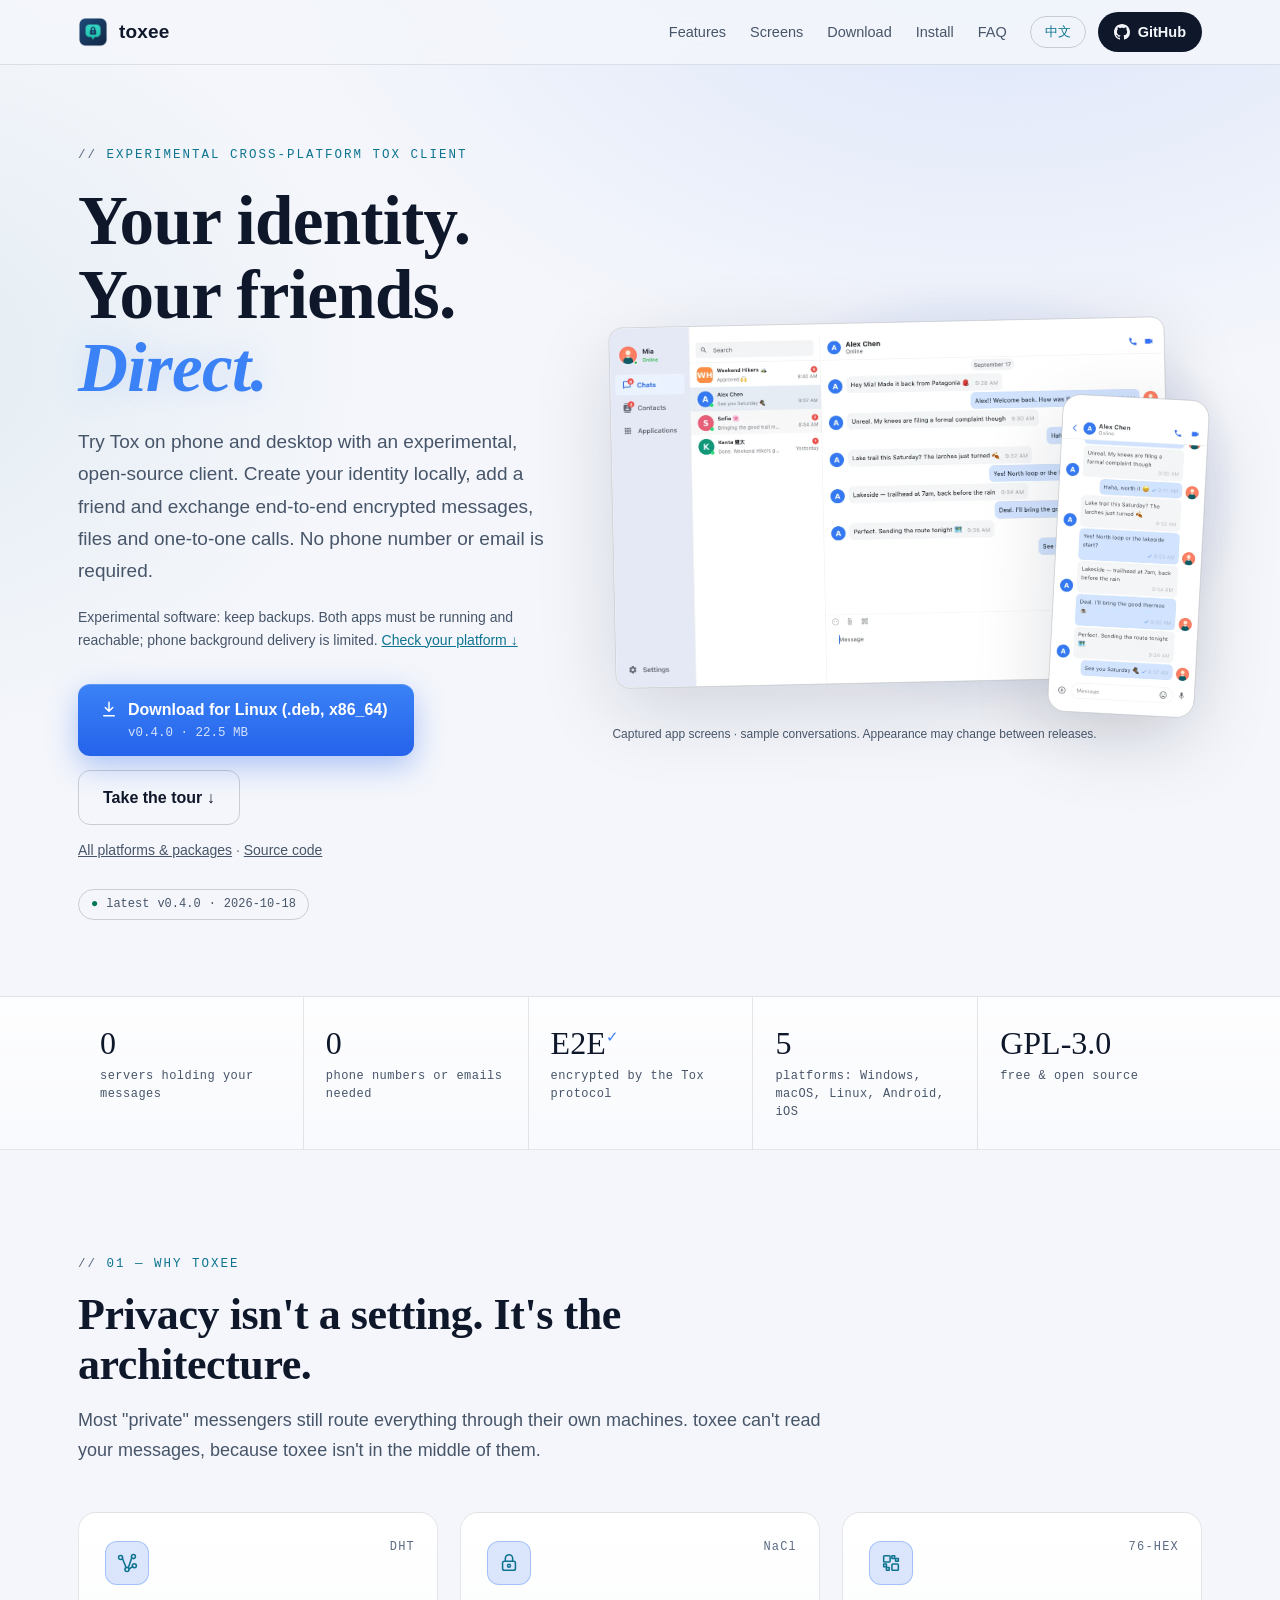
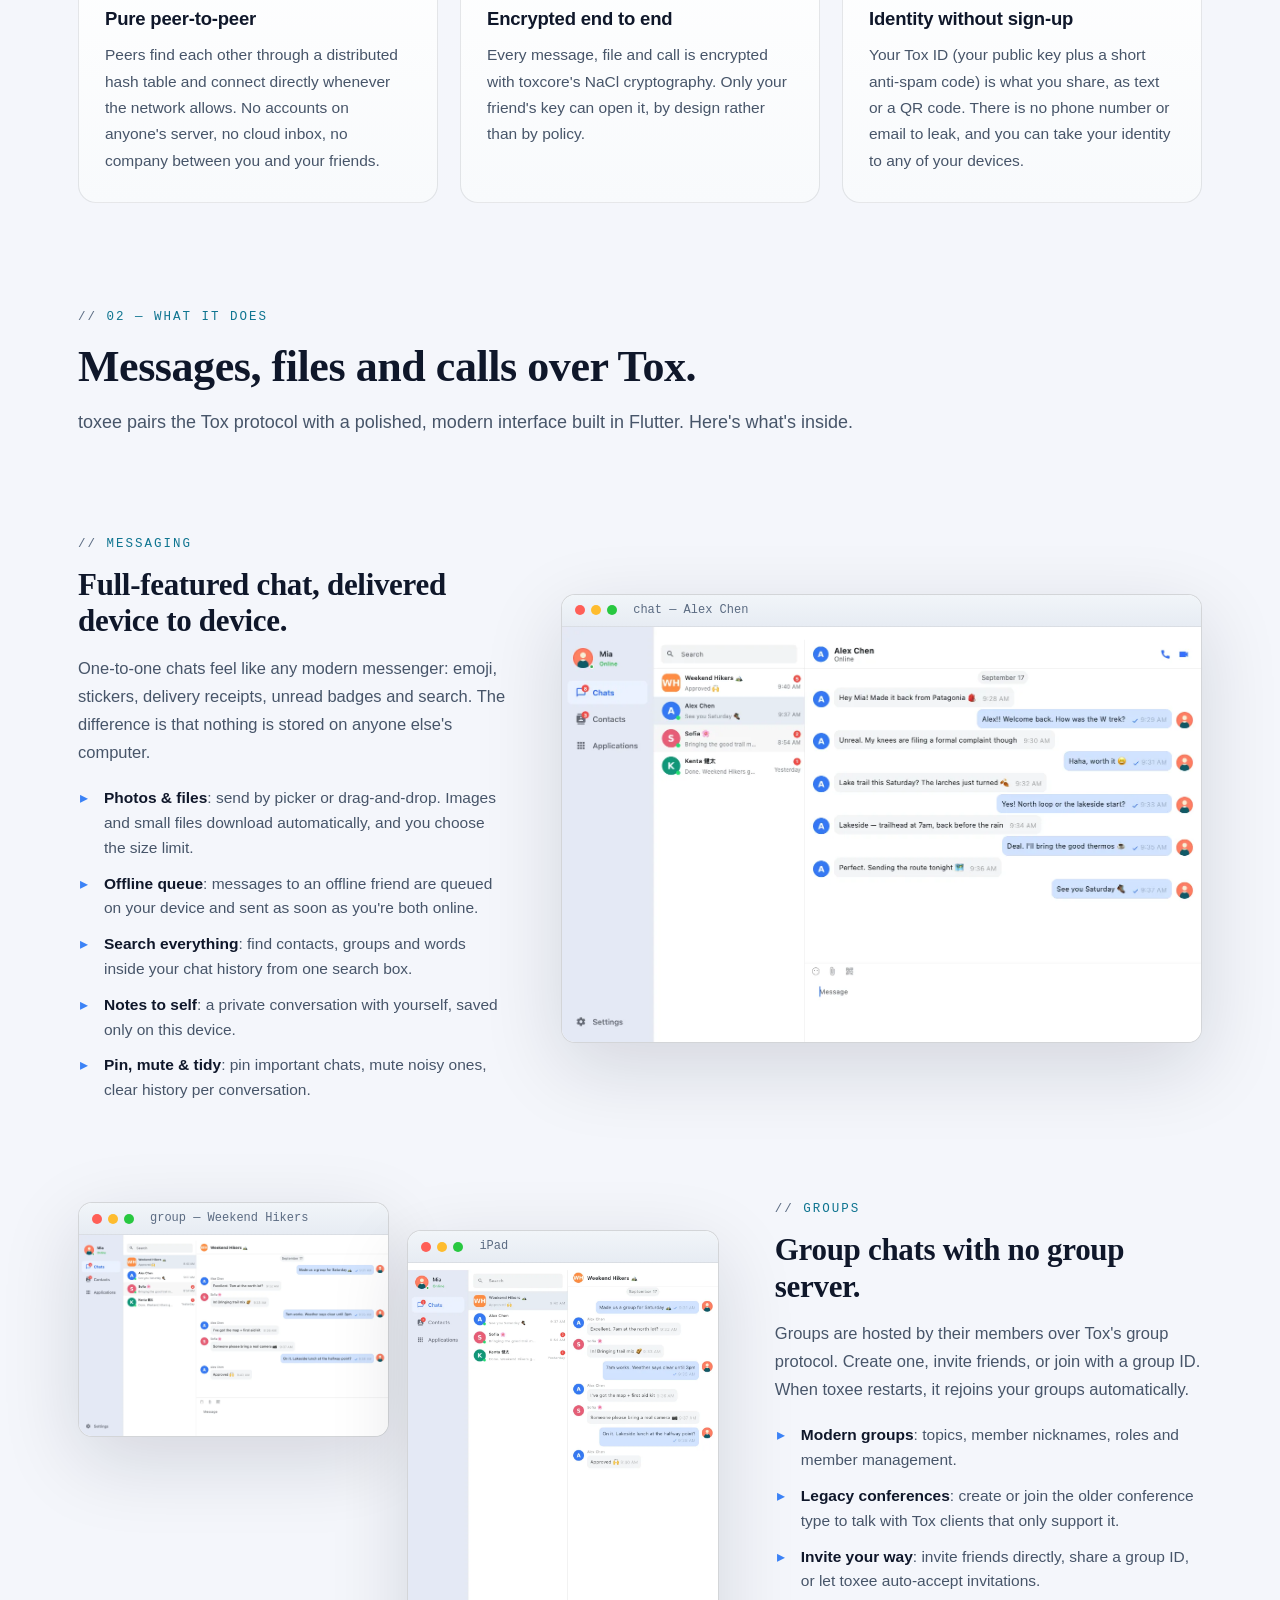
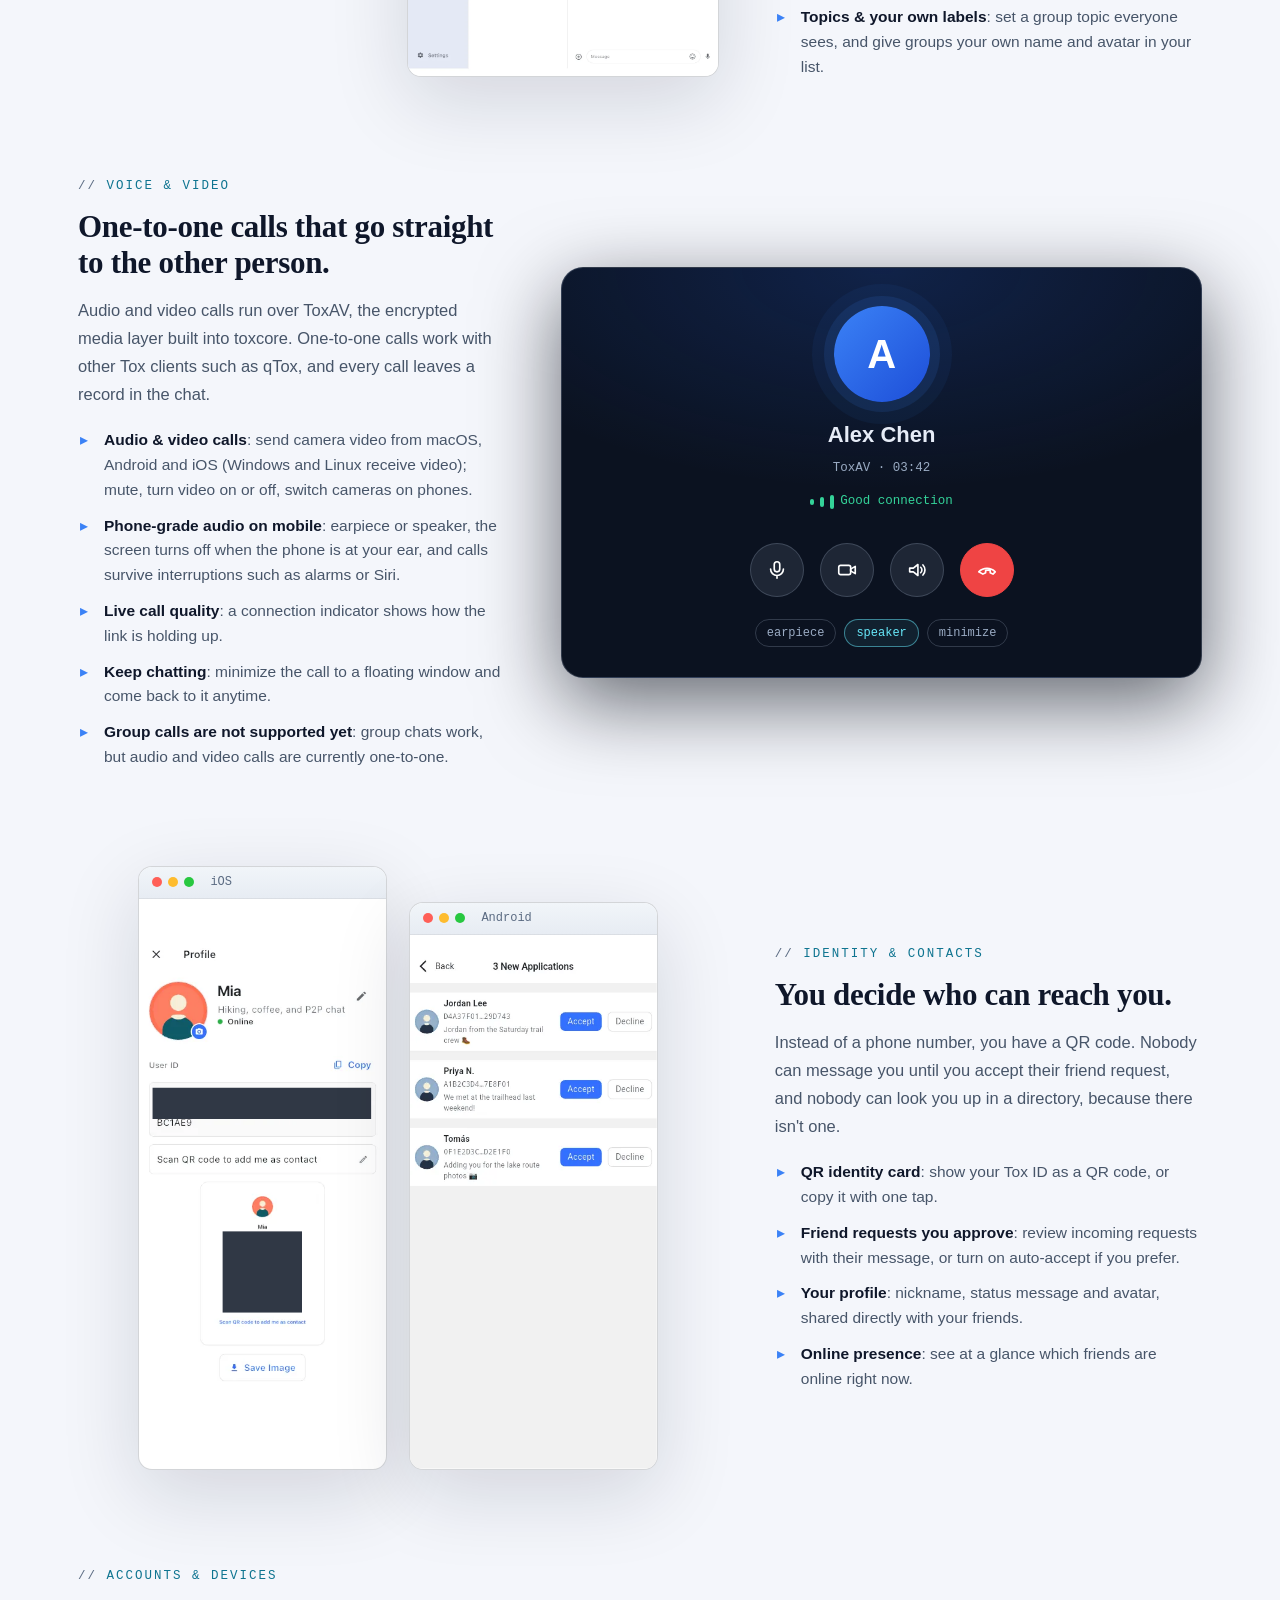
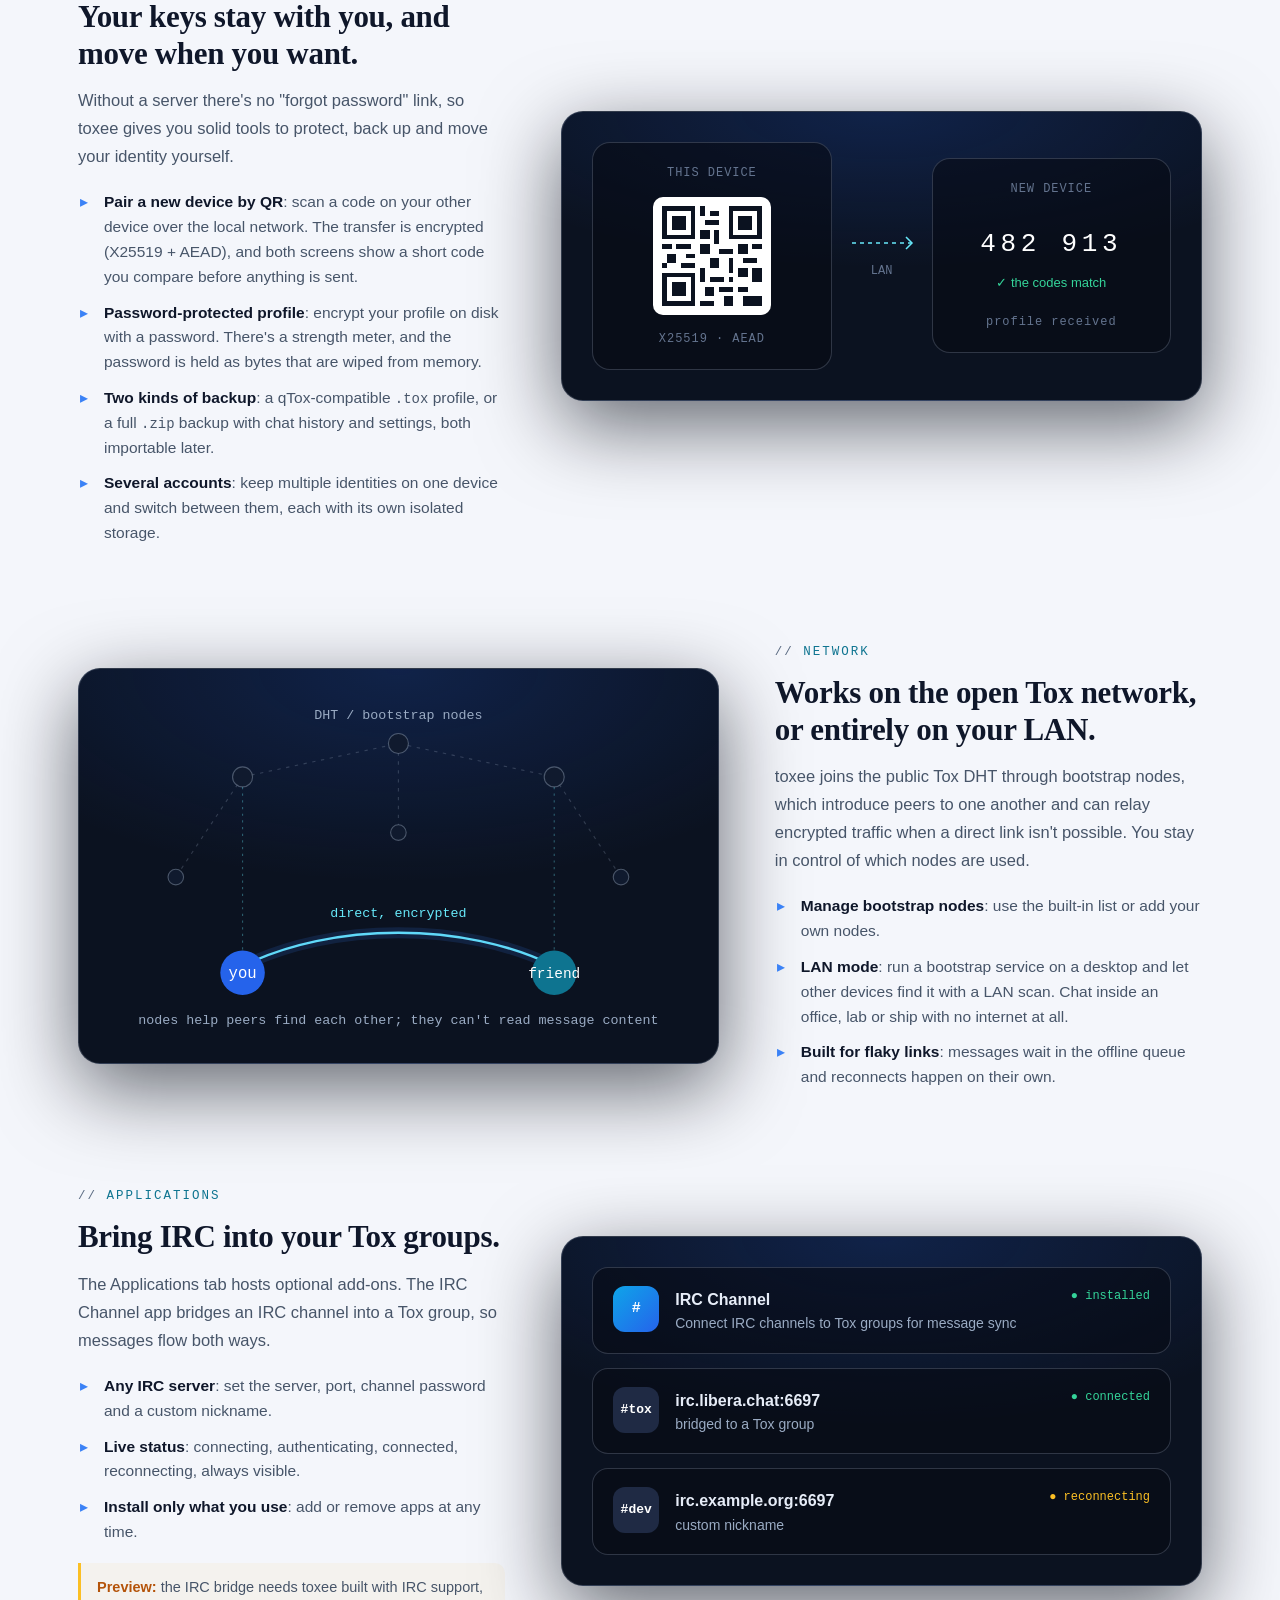
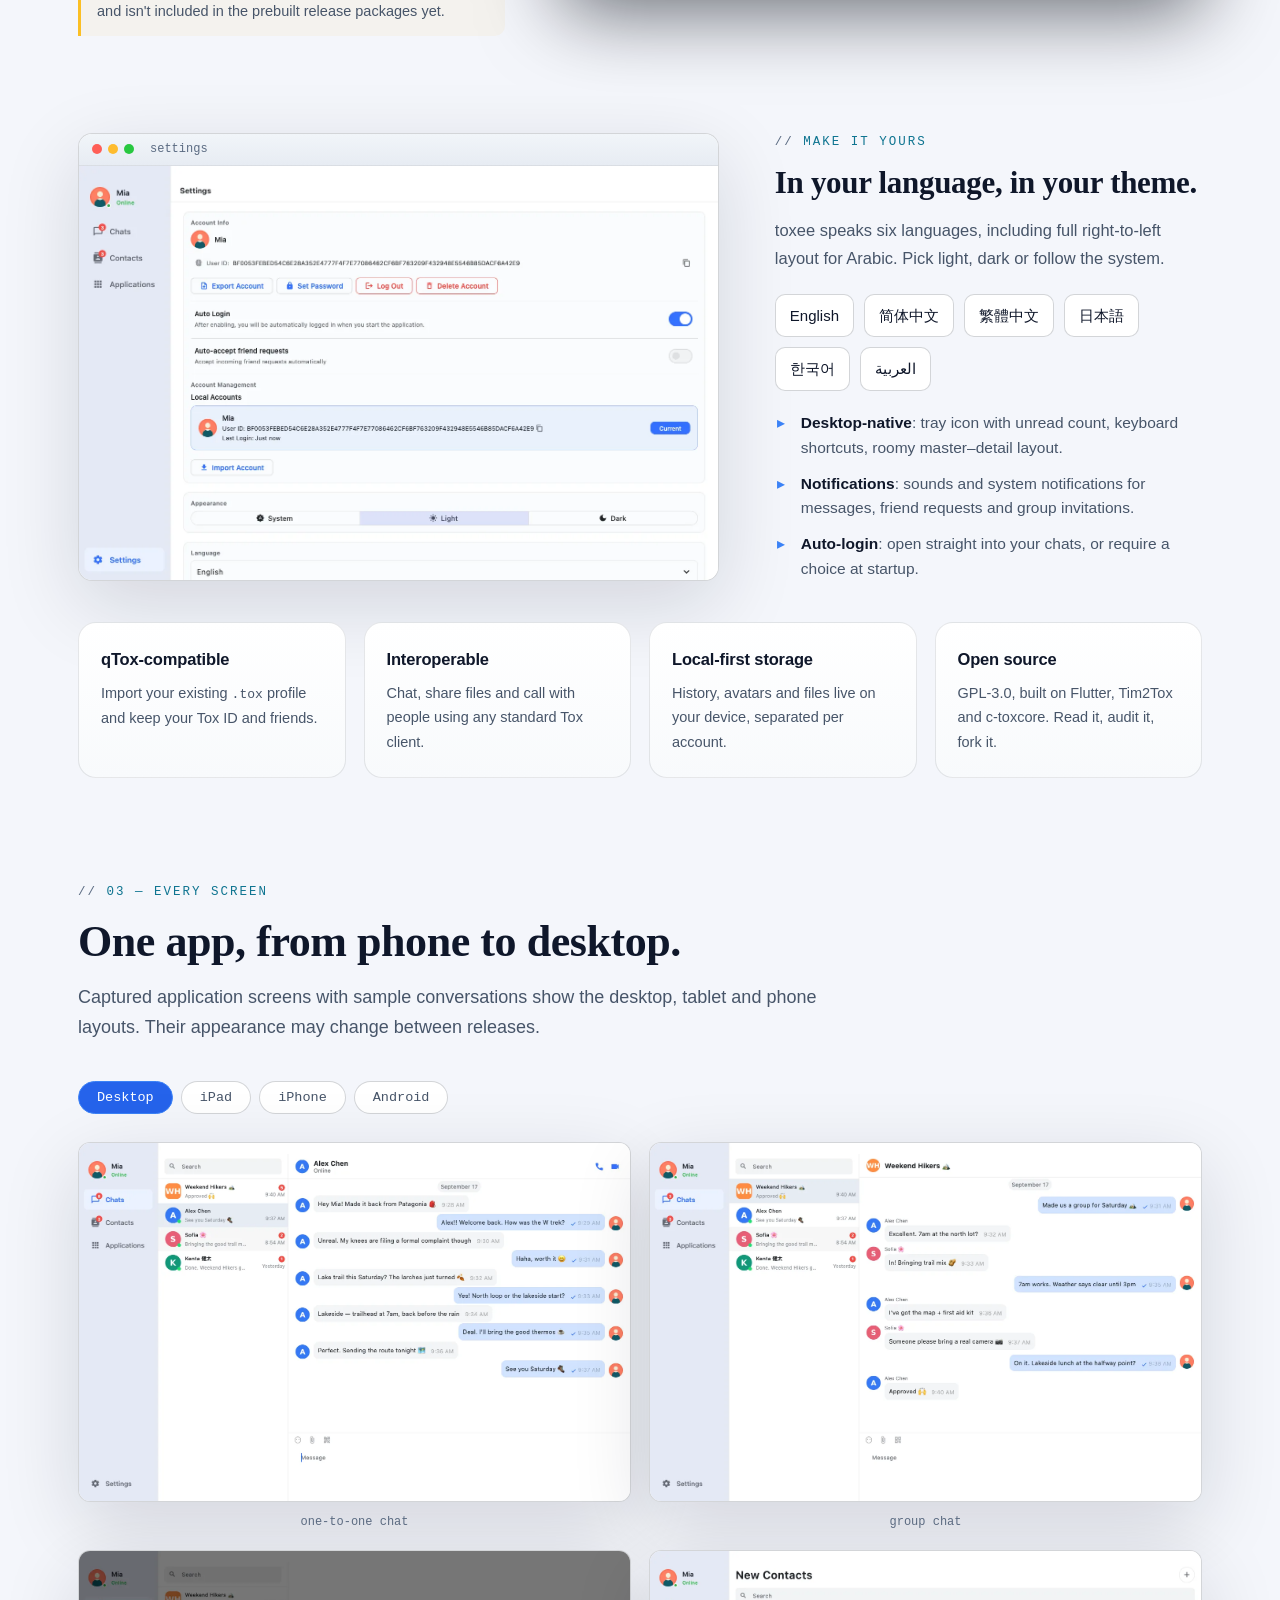
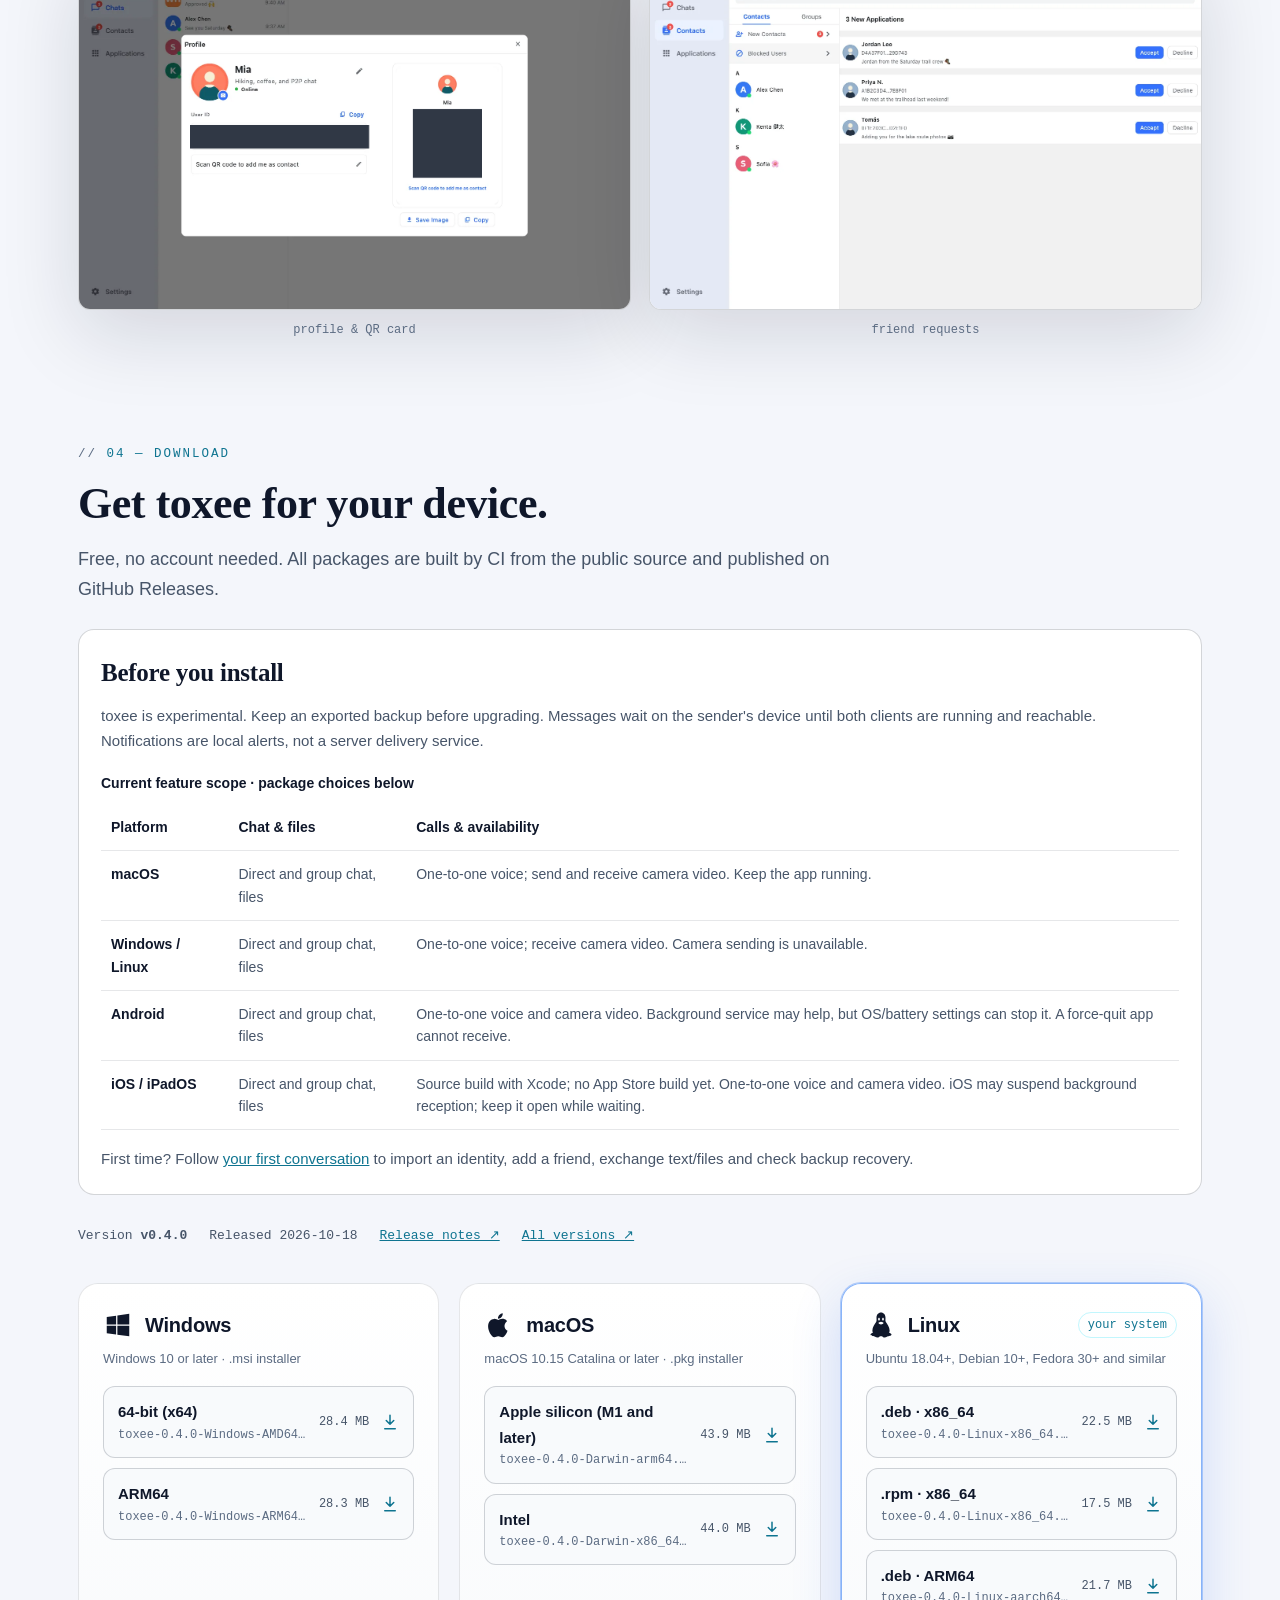
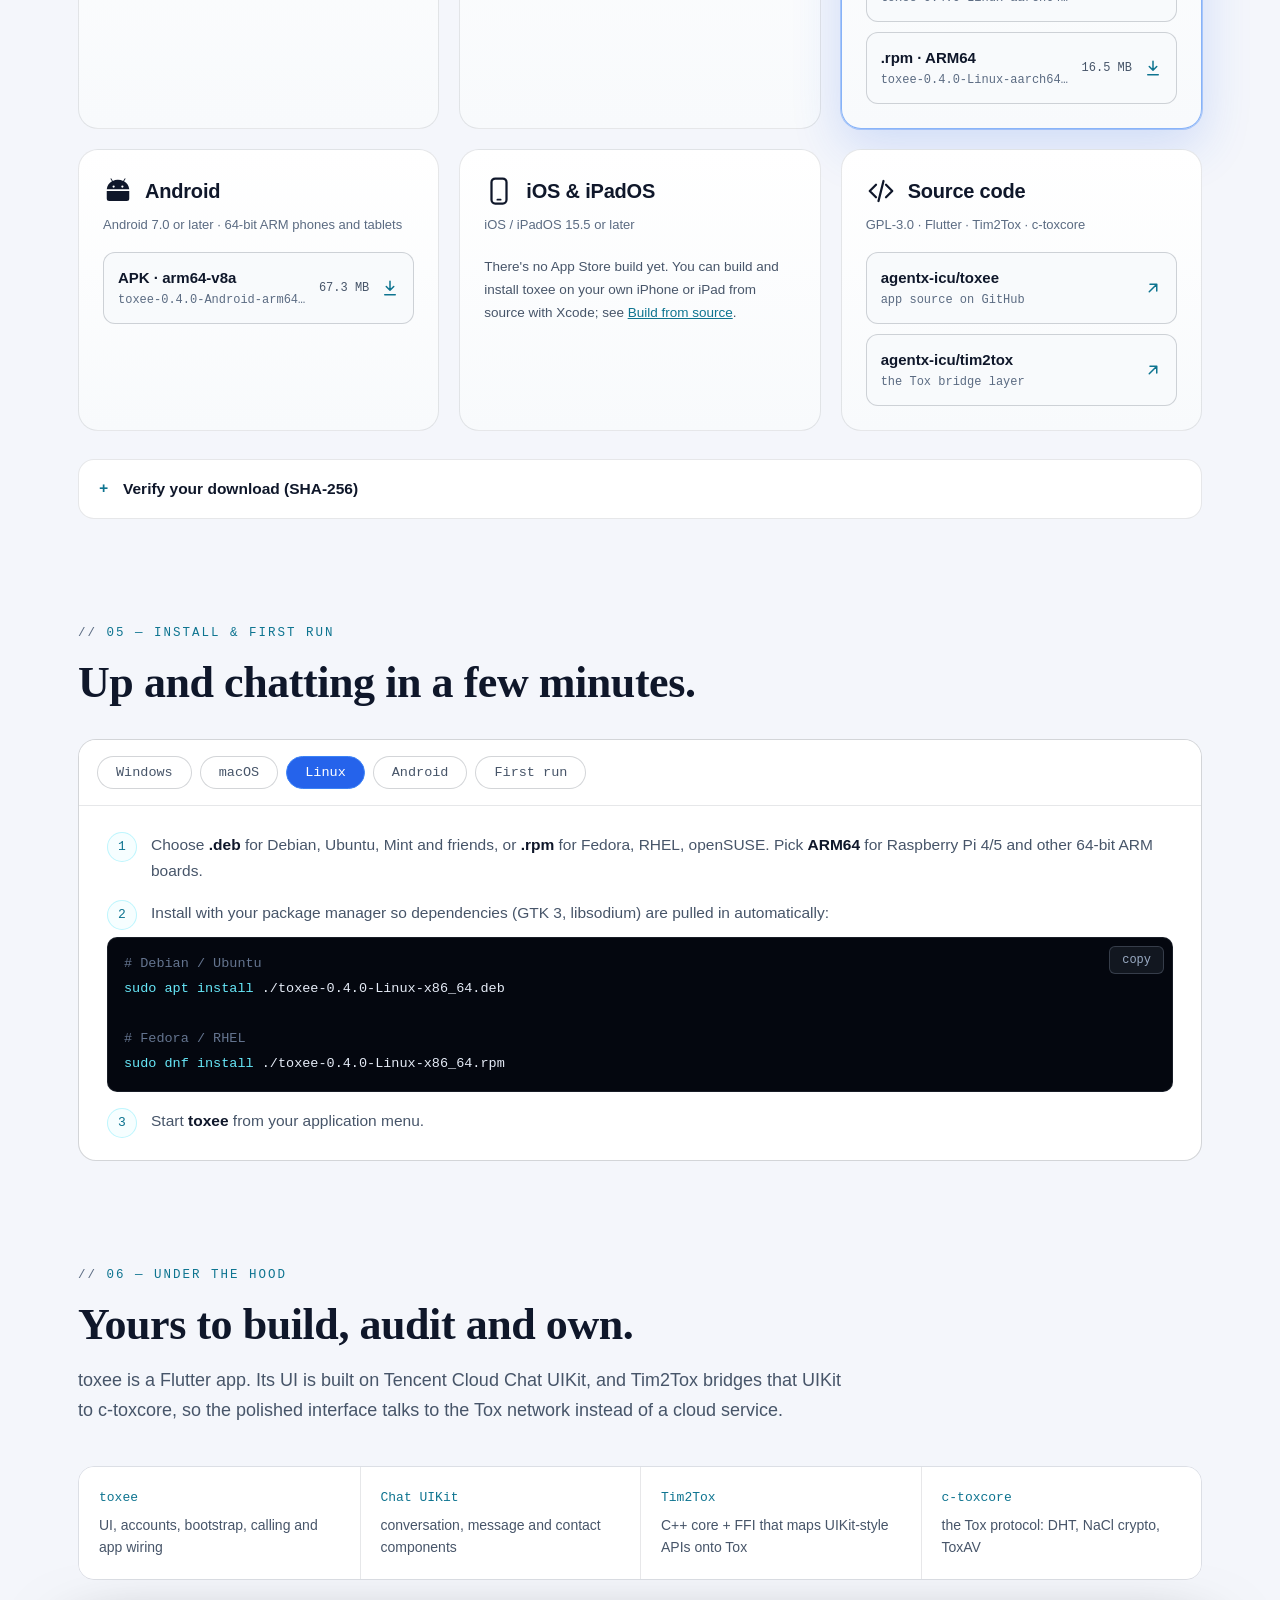
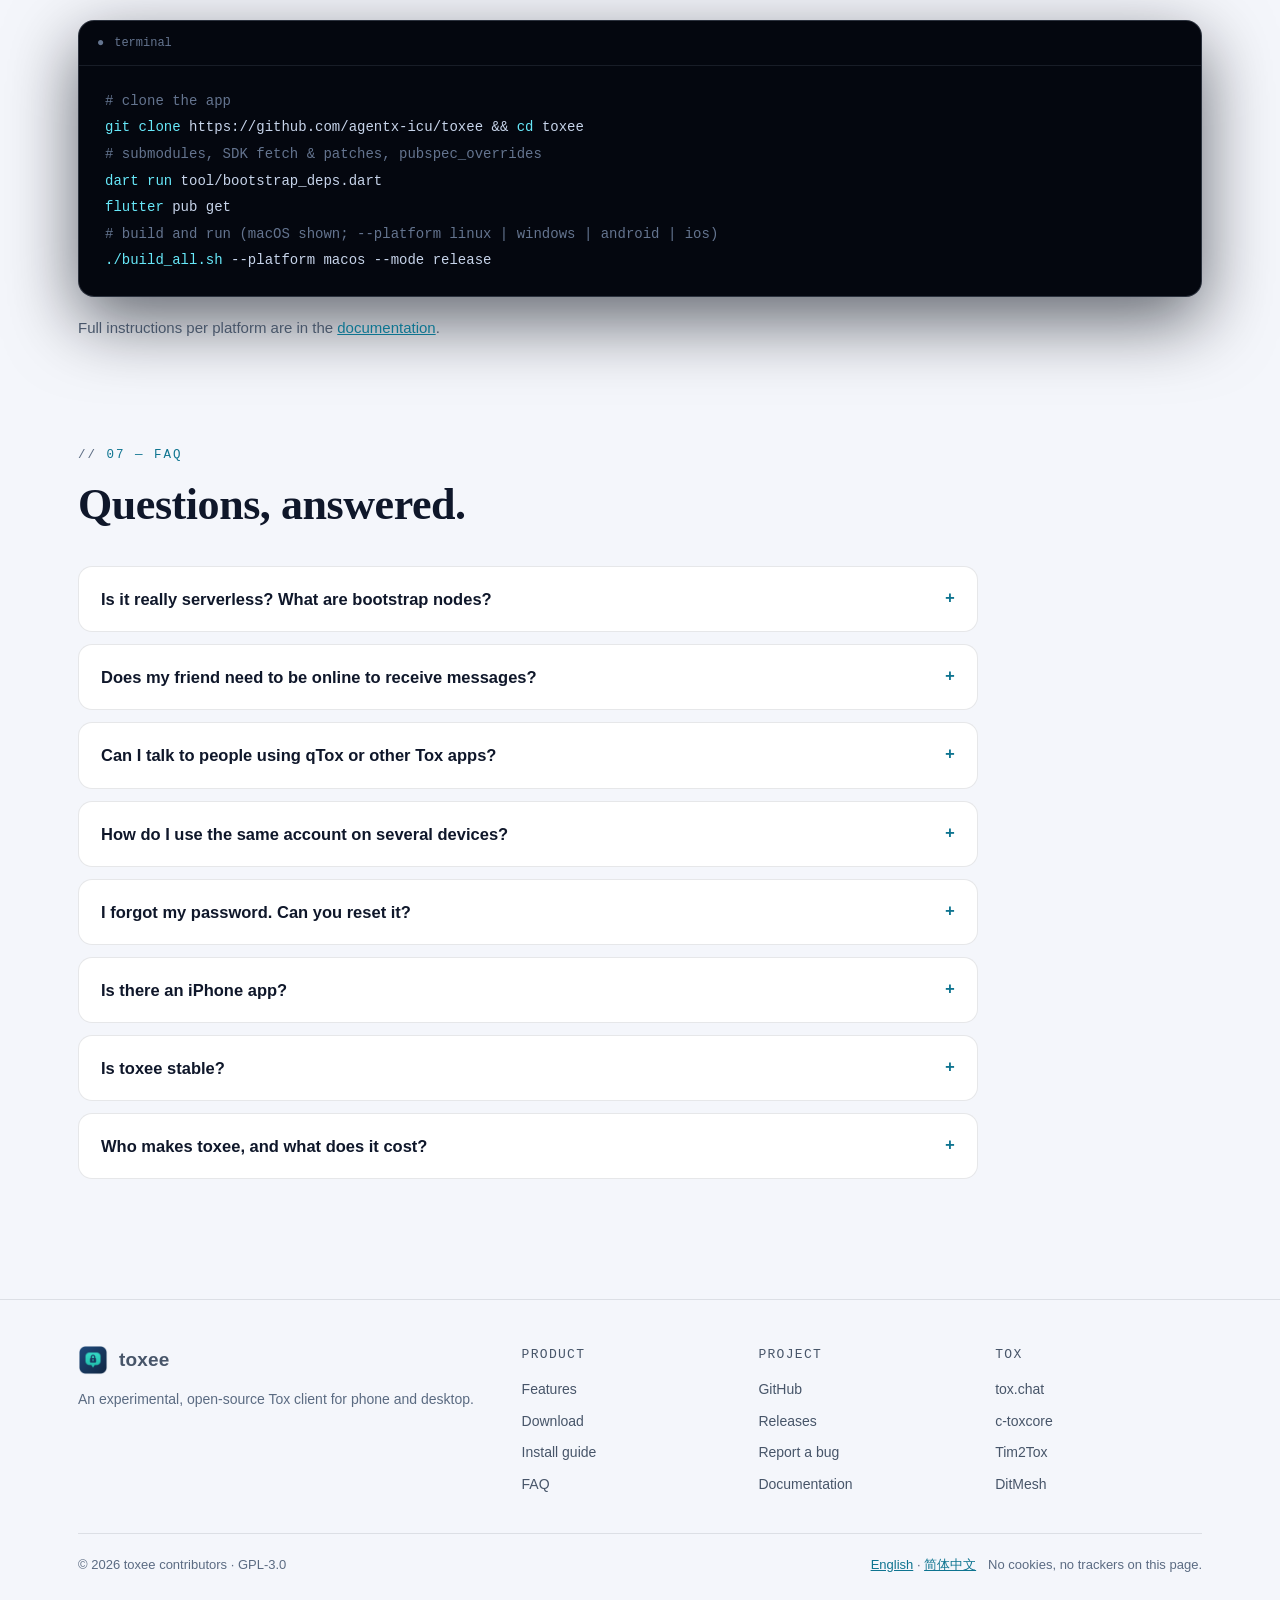
<file: index.html>
<!DOCTYPE html>
<html lang="en" data-lang="en">
<head>
<meta charset="utf-8">
<meta name="viewport" content="width=device-width, initial-scale=1">
<title>toxee — Experimental cross-platform Tox chat</title>
<meta name="description" content="toxee is an experimental, open-source Tox client for phone and desktop. Exchange encrypted messages, files and one-to-one calls. Both clients must be running and reachable.">
<meta name="theme-color" content="#f4f6fb" media="(prefers-color-scheme: light)">
<meta name="theme-color" content="#070b14" media="(prefers-color-scheme: dark)">
<link rel="canonical" href="https://toxee.agentx.icu/">
<link rel="alternate" hreflang="en" href="https://toxee.agentx.icu/en/">
<link rel="alternate" hreflang="zh-Hans" href="https://toxee.agentx.icu/zh/">
<link rel="alternate" hreflang="x-default" href="https://toxee.agentx.icu/">
<link rel="icon" type="image/png" href="assets/img/app_icon.png">
<link rel="apple-touch-icon" href="assets/img/app_icon.png">
<meta property="og:type" content="website">
<meta property="og:url" content="https://toxee.agentx.icu/">
<meta property="og:title" content="toxee — Experimental Tox chat for phone and desktop">
<meta property="og:description" content="An experimental cross-platform Tox client. Local identities, encrypted conversations, and clear platform limits.">
<meta property="og:image" content="https://toxee.agentx.icu/assets/img/en/og.jpg">
<meta property="og:image:width" content="1200">
<meta property="og:image:height" content="630">
<meta name="twitter:card" content="summary_large_image">
<script type="application/ld+json">
{
  "@context": "https://schema.org",
  "@type": "SoftwareApplication",
  "name": "toxee",
  "url": "https://toxee.agentx.icu/",
  "inLanguage": "en",
  "description": "An experimental, open-source client for the Tox peer-to-peer network. Local identities, encrypted messages, files and one-to-one calls.",
  "applicationCategory": "CommunicationApplication",
  "operatingSystem": "Windows, macOS, Linux, Android, iOS",
  "softwareVersion": "0.4.0",
  "license": "https://www.gnu.org/licenses/gpl-3.0.html",
  "downloadUrl": "https://toxee.agentx.icu/#download",
  "image": "https://toxee.agentx.icu/assets/img/app_icon.png",
  "screenshot": "https://toxee.agentx.icu/assets/img/en/og.jpg",
  "offers": { "@type": "Offer", "price": "0", "priceCurrency": "USD" },
  "author": { "@type": "Organization", "name": "agentx-icu", "url": "https://github.com/agentx-icu" }
}
</script>
<script>
  // Pick the language before first paint so the page never flashes the wrong one.
  (function () {
    var l = document.documentElement.getAttribute("data-page-lang");
    if (!l) {
      try { l = localStorage.getItem("toxee_lang"); } catch (e) {}
      var q = /[?&]lang=(en|zh)\b/.exec(location.search);
      if (q) l = q[1];
      if (l !== "en" && l !== "zh") l = /^zh\b/i.test(navigator.language || "") ? "zh" : "en";
    }
    document.documentElement.setAttribute("data-lang", l);
    document.documentElement.lang = l === "zh" ? "zh-Hans" : "en";
  })();
</script>
<link rel="stylesheet" href="assets/css/site.css">
</head>
<body>
<a class="skip" href="#main"><span class="en">Skip to content</span><span class="zh">跳到正文</span></a>
<div class="mesh" aria-hidden="true"></div>

<!-- ====================================================== nav -->
<nav class="nav">
  <div class="wrap nav-in">
    <a class="brand" href="#top"><img src="assets/img/app_icon.png" alt="" width="30" height="30"><span>toxee</span></a>
    <div class="nav-spacer"></div>
    <div class="nav-links" id="navLinks">
      <a class="nav-a" href="#features"><span class="en">Features</span><span class="zh">功能</span></a>
      <a class="nav-a" href="#screens"><span class="en">Screens</span><span class="zh">界面</span></a>
      <a class="nav-a" href="#download"><span class="en">Download</span><span class="zh">下载</span></a>
      <a class="nav-a" href="#install"><span class="en">Install</span><span class="zh">安装</span></a>
      <a class="nav-a" href="#faq">FAQ</a>
    </div>
    <button class="lang-toggle" type="button" data-aria-en="切换到中文" data-aria-zh="Switch to English" aria-label="切换到中文"><span class="en">中文</span><span class="zh">EN</span></button>
    <a class="gh" href="https://github.com/agentx-icu/toxee" rel="noopener" aria-label="toxee on GitHub">
      <svg width="16" height="16" viewBox="0 0 16 16" fill="currentColor" aria-hidden="true"><path d="M8 0C3.58 0 0 3.58 0 8c0 3.54 2.29 6.53 5.47 7.59.4.07.55-.17.55-.38 0-.19-.01-.82-.01-1.49-2.01.37-2.53-.49-2.69-.94-.09-.23-.48-.94-.82-1.130-.28-.15-.68-.52-.01-.53.63-.01 1.08.58 1.23.82.72 1.21 1.87.87 2.33.66.07-.52.28-.87.51-1.07-1.78-.2-3.64-.89-3.64-3.95 0-.87.31-1.59.82-2.15-.08-.2-.36-1.02.08-2.12 0 0 .67-.21 2.2.82.64-.18 1.32-.27 2-.27s1.36.09 2 .27c1.53-1.04 2.2-.82 2.2-.82.44 1.1.16 1.92.08 2.12.51.56.82 1.27.82 2.15 0 3.070-1.87 3.75-3.65 3.95.29.25.54.73.54 1.48 0 1.07-.01 1.93-.01 2.2 0 .21.15.46.55.38A8.01 8.01 0 0 0 16 8c0-4.42-3.58-8-8-8z"/></svg>
      <span>GitHub</span>
    </a>
    <button class="menu-btn" id="menuBtn" type="button" aria-controls="navLinks" aria-expanded="false" data-aria-en="Menu" data-aria-zh="菜单" aria-label="Menu" hidden>
      <svg width="20" height="20" viewBox="0 0 20 20" aria-hidden="true"><path d="M3 5.5h14M3 10h14M3 14.5h14" stroke="currentColor" stroke-width="1.8" stroke-linecap="round" fill="none"/></svg>
    </button>
  </div>
</nav>

<!-- ====================================================== hero -->
<header class="hero" id="top">
  <div class="wrap hero-grid">
    <div>
      <div class="eyebrow rise d1"><span class="en">experimental cross-platform Tox client</span><span class="zh">实验性跨平台 Tox 客户端</span></div>
      <h1 class="rise d2"><span class="en">Your identity.<br>Your friends.<br><em>Direct.</em></span><span class="zh">你的身份。<br>你的朋友。<br><em>点对点。</em></span></h1>
      <p class="lead rise d3">
        <span class="en">Try Tox on phone and desktop with an experimental, open-source client. Create your identity locally, add a friend and exchange end-to-end encrypted messages, files and one-to-one calls. No phone number or email is required.</span>
        <span class="zh">用实验性开源客户端，在手机和桌面体验 Tox。本地创建身份、添加一位朋友，互发端到端加密的消息与文件，尝试一对一通话。无需手机号或邮箱。</span>
      </p>
      <p class="hero-expectations rise d4"><span class="en">Experimental software: keep backups. Both apps must be running and reachable; phone background delivery is limited. <a href="#before-download">Check your platform ↓</a></span><span class="zh">实验性软件，请保留备份。双方需要同时运行且网络可达，手机后台收信存在限制。<a href="#before-download">先看平台范围 ↓</a></span></p>
      <div class="cta-row rise d4">
        <a class="btn btn-blue btn-dl" id="hero-dl" href="#download">
          <span class="row">
            <svg viewBox="0 0 24 24" fill="none" stroke="currentColor" stroke-width="2" stroke-linecap="round" stroke-linejoin="round" aria-hidden="true"><path d="M12 3v12M7 10l5 5 5-5M5 21h14"/></svg>
            <span class="hero-dl-label"><span class="en">Download toxee</span><span class="zh">下载 toxee</span></span>
          </span>
          <small class="hero-dl-sub" data-version>v0.4.0</small>
        </a>
        <a class="btn btn-ghost" href="#features"><span class="en">Take the tour ↓</span><span class="zh">功能导览 ↓</span></a>
      </div>
      <div class="hero-alt rise d5">
        <span id="hero-other-mac" hidden><span class="en">Other Mac? </span><span class="zh">另一种 Mac？</span><a href="#download">macOS (Intel)</a> · </span>
        <a href="#download"><span class="en">All platforms &amp; packages</span><span class="zh">全部平台与安装包</span></a> ·
        <a href="https://github.com/agentx-icu/toxee" rel="noopener"><span class="en">Source code</span><span class="zh">源代码</span></a>
      </div>
      <a class="badge rise d5" data-release-link href="https://github.com/agentx-icu/toxee/releases/tag/v0.4.0"><b aria-hidden="true">●</b><span class="en">latest</span><span class="zh">最新版本</span> <span data-version>v0.4.0</span> · <span data-release-date>2026-10-18</span></a>
    </div>
    <figure class="hero-shot rise d3">
      <div class="frame">
        <img data-shot="desktop/c2c.webp" src="assets/img/en/desktop/c2c.webp" width="1400" height="909" fetchpriority="high"
             data-alt-en="Captured toxee desktop application showing a sample one-to-one conversation"
             data-alt-zh="toxee 桌面应用实拍界面，展示示例单聊"
             alt="Captured toxee desktop application showing a sample one-to-one conversation">
      </div>
      <div class="frame hero-phone">
        <img data-shot="ios/c2c.webp" src="assets/img/en/ios/c2c.webp" width="402" height="874"
             data-alt-en="Captured toxee iPhone application showing the sample conversation"
             data-alt-zh="toxee iPhone 应用实拍界面，展示同一示例会话"
             alt="Captured toxee iPhone application showing the sample conversation">
      </div>
      <figcaption><span class="en">Captured app screens · sample conversations. Appearance may change between releases.</span><span class="zh">应用实拍界面 · 示例会话，外观可能随版本变化。</span></figcaption>
    </figure>
  </div>

  <div class="stats">
    <div class="wrap stats-in">
      <div class="stat"><div class="n">0</div><div class="l"><span class="en">servers holding your messages</span><span class="zh">存放你消息的服务器</span></div></div>
      <div class="stat"><div class="n">0</div><div class="l"><span class="en">phone numbers or emails needed</span><span class="zh">所需的手机号或邮箱</span></div></div>
      <div class="stat"><div class="n">E2E<sup>✓</sup></div><div class="l"><span class="en">encrypted by the Tox protocol</span><span class="zh">Tox 协议端到端加密</span></div></div>
      <div class="stat"><div class="n">5</div><div class="l"><span class="en">platforms: Windows, macOS, Linux, Android, iOS</span><span class="zh">平台：Windows、macOS、Linux、Android、iOS</span></div></div>
      <div class="stat"><div class="n">GPL-3.0</div><div class="l"><span class="en">free &amp; open source</span><span class="zh">自由开源</span></div></div>
    </div>
  </div>
</header>

<main id="main">

<!-- ====================================================== why -->
<section id="why">
  <div class="wrap">
    <div class="sec-head">
      <div class="eyebrow"><span class="en">01 — why toxee</span><span class="zh">01 — 为什么选 toxee</span></div>
      <h2><span class="en">Privacy isn't a setting. It's the architecture.</span><span class="zh">隐私不是一个开关，而是架构本身。</span></h2>
      <p><span class="en">Most "private" messengers still route everything through their own machines. toxee can't read your messages, because toxee isn't in the middle of them.</span><span class="zh">大多数“私密”通讯软件仍把一切经由自家服务器转发。toxee 读不到你的消息，因为 toxee 根本不在你们之间。</span></p>
    </div>
    <div class="grid3">
      <div class="card">
        <span class="tag">DHT</span>
        <div class="ic"><svg viewBox="0 0 24 24" aria-hidden="true"><circle cx="5" cy="6" r="2.2"/><circle cx="19" cy="5" r="2.2"/><circle cx="12" cy="19" r="2.2"/><circle cx="20" cy="15" r="2.2"/><path d="M7 7l4 10M17.2 6.2L13.5 17M14 18.6l4.2-2.6"/></svg></div>
        <h3><span class="en">Pure peer-to-peer</span><span class="zh">纯粹的点对点</span></h3>
        <p><span class="en">Peers find each other through a distributed hash table and connect directly whenever the network allows. No accounts on anyone's server, no cloud inbox, no company between you and your friends.</span><span class="zh">节点通过分布式哈希表互相发现，网络条件允许时直接连接。没有注册在别人服务器上的账号，没有云端收件箱，你和朋友之间没有任何公司。</span></p>
      </div>
      <div class="card">
        <span class="tag">NaCl</span>
        <div class="ic"><svg viewBox="0 0 24 24" aria-hidden="true"><rect x="5" y="10" width="14" height="10" rx="2"/><path d="M8 10V7a4 4 0 0 1 8 0v3"/><circle cx="12" cy="15" r="1.6"/></svg></div>
        <h3><span class="en">Encrypted end to end</span><span class="zh">端到端加密</span></h3>
        <p><span class="en">Every message, file and call is encrypted with toxcore's NaCl cryptography. Only your friend's key can open it, by design rather than by policy.</span><span class="zh">每条消息、每个文件、每次通话都由 toxcore 的 NaCl 加密。只有对方的密钥能解开——这是设计使然，而非政策承诺。</span></p>
      </div>
      <div class="card">
        <span class="tag">76-HEX</span>
        <div class="ic"><svg viewBox="0 0 24 24" aria-hidden="true"><rect x="4" y="4" width="7" height="7" rx="1"/><rect x="13" y="4" width="3" height="3"/><rect x="17" y="7" width="3" height="3"/><rect x="4" y="13" width="3" height="3"/><rect x="7" y="17" width="3" height="3"/><rect x="13" y="13" width="7" height="7" rx="1"/></svg></div>
        <h3><span class="en">Identity without sign-up</span><span class="zh">无需注册的身份</span></h3>
        <p><span class="en">Your Tox ID (your public key plus a short anti-spam code) is what you share, as text or a QR code. There is no phone number or email to leak, and you can take your identity to any of your devices.</span><span class="zh">你的 Tox ID（公钥加一段防骚扰码）就是你分享给别人的全部，可以用文本或二维码。没有可泄露的手机号或邮箱，身份可以随你带到任何设备。</span></p>
      </div>
    </div>
  </div>
</section>

<!-- ====================================================== features -->
<section id="features">
  <div class="wrap">
    <div class="sec-head">
      <div class="eyebrow"><span class="en">02 — what it does</span><span class="zh">02 — 功能详解</span></div>
      <h2><span class="en">Messages, files and calls over Tox.</span><span class="zh">通过 Tox 互发消息、文件和通话。</span></h2>
      <p><span class="en">toxee pairs the Tox protocol with a polished, modern interface built in Flutter. Here's what's inside.</span><span class="zh">toxee 把 Tox 协议与基于 Flutter 的精致现代界面结合在一起。下面逐一介绍。</span></p>
    </div>

    <!-- messaging -->
    <div class="feat">
      <div class="feat-copy">
        <div class="eyebrow"><span class="en">messaging</span><span class="zh">消息</span></div>
        <h3><span class="en">Full-featured chat, delivered device to device.</span><span class="zh">功能完整的聊天，设备直达设备。</span></h3>
        <p><span class="en">One-to-one chats feel like any modern messenger: emoji, stickers, delivery receipts, unread badges and search. The difference is that nothing is stored on anyone else's computer.</span><span class="zh">一对一聊天和你熟悉的现代通讯软件一样顺手：表情、贴纸、送达回执、未读角标和搜索。不同的是，没有任何内容存放在别人的电脑上。</span></p>
        <ul class="ticks">
          <li><span class="en"><b>Photos &amp; files</b>: send by picker or drag-and-drop. Images and small files download automatically, and you choose the size limit.</span><span class="zh"><b>图片与文件</b>：通过选择器或拖拽发送。图片与小文件自动下载，大小阈值由你设定。</span></li>
          <li><span class="en"><b>Offline queue</b>: messages to an offline friend are queued on your device and sent as soon as you're both online.</span><span class="zh"><b>离线队列</b>：发给离线好友的消息先排队存在本机，双方同时在线时立即送出。</span></li>
          <li><span class="en"><b>Search everything</b>: find contacts, groups and words inside your chat history from one search box.</span><span class="zh"><b>全局搜索</b>：一个搜索框同时查找联系人、群组和聊天记录中的内容。</span></li>
          <li><span class="en"><b>Notes to self</b>: a private conversation with yourself, saved only on this device.</span><span class="zh"><b>给自己发消息</b>：一个只属于你的会话，仅保存在本机。</span></li>
          <li><span class="en"><b>Pin, mute &amp; tidy</b>: pin important chats, mute noisy ones, clear history per conversation.</span><span class="zh"><b>置顶、免打扰与清理</b>：置顶重要会话、静音嘈杂的会话，可逐个清空聊天记录。</span></li>
        </ul>
      </div>
      <div class="frame">
        <div class="bar" aria-hidden="true"><i></i><i></i><i></i><b><span class="en">chat — Alex Chen</span><span class="zh">聊天 — 陈亮</span></b></div>
        <img data-shot="desktop/c2c.webp" src="assets/img/en/desktop/c2c.webp" width="1400" height="909" loading="lazy"
             data-alt-en="toxee desktop: one-to-one chat with delivery ticks and emoji" data-alt-zh="toxee 桌面端：带送达标记与表情的一对一聊天"
             alt="toxee desktop: one-to-one chat with delivery ticks and emoji">
      </div>
    </div>

    <!-- groups -->
    <div class="feat flip">
      <div class="duo">
        <div class="frame">
          <div class="bar" aria-hidden="true"><i></i><i></i><i></i><b><span class="en">group — Weekend Hikers</span><span class="zh">群聊 — 周末徒步队</span></b></div>
          <img data-shot="desktop/group_chat.webp" src="assets/img/en/desktop/group_chat.webp" width="1400" height="909" loading="lazy"
               data-alt-en="toxee desktop: a group chat with several members" data-alt-zh="toxee 桌面端：多人群聊" alt="toxee desktop: a group chat with several members">
        </div>
        <div class="frame">
          <div class="bar" aria-hidden="true"><i></i><i></i><i></i><b>iPad</b></div>
          <img data-shot="ipad/group_chat.webp" src="assets/img/en/ipad/group_chat.webp" width="1032" height="1376" loading="lazy"
               data-alt-en="toxee on iPad: group chat in a split view" data-alt-zh="toxee iPad 版：分栏布局中的群聊" alt="toxee on iPad: group chat in a split view">
        </div>
      </div>
      <div class="feat-copy">
        <div class="eyebrow"><span class="en">groups</span><span class="zh">群组</span></div>
        <h3><span class="en">Group chats with no group server.</span><span class="zh">没有群服务器的群聊。</span></h3>
        <p><span class="en">Groups are hosted by their members over Tox's group protocol. Create one, invite friends, or join with a group ID. When toxee restarts, it rejoins your groups automatically.</span><span class="zh">群组由成员通过 Tox 群协议共同承载。你可以创建群、邀请好友，或凭群 ID 加入；toxee 重启后会自动重新加入你的群。</span></p>
        <ul class="ticks">
          <li><span class="en"><b>Modern groups</b>: topics, member nicknames, roles and member management.</span><span class="zh"><b>新版群组</b>：群公告、群昵称、成员角色与成员管理。</span></li>
          <li><span class="en"><b>Legacy conferences</b>: create or join the older conference type to talk with Tox clients that only support it.</span><span class="zh"><b>旧版会议群</b>：可创建或加入旧式 conference，与只支持它的 Tox 客户端互通。</span></li>
          <li><span class="en"><b>Invite your way</b>: invite friends directly, share a group ID, or let toxee auto-accept invitations.</span><span class="zh"><b>灵活邀请</b>：直接邀请好友、分享群 ID，或让 toxee 自动接受群邀请。</span></li>
          <li><span class="en"><b>Topics &amp; your own labels</b>: set a group topic everyone sees, and give groups your own name and avatar in your list.</span><span class="zh"><b>群公告与个人备注</b>：设置所有成员可见的群公告，也可在自己的列表里为群改名、换头像。</span></li>
        </ul>
      </div>
    </div>

    <!-- calls -->
    <div class="feat">
      <div class="feat-copy">
        <div class="eyebrow"><span class="en">voice &amp; video</span><span class="zh">语音与视频</span></div>
        <h3><span class="en">One-to-one calls that go straight to the other person.</span><span class="zh">直达对方的一对一语音与视频通话。</span></h3>
        <p><span class="en">Audio and video calls run over ToxAV, the encrypted media layer built into toxcore. One-to-one calls work with other Tox clients such as qTox, and every call leaves a record in the chat.</span><span class="zh">语音和视频通话基于 toxcore 内置的加密媒体层 ToxAV，一对一通话能与 qTox 等其他 Tox 客户端互通，每次通话都会在聊天中留下记录。</span></p>
        <ul class="ticks">
          <li><span class="en"><b>Audio &amp; video calls</b>: send camera video from macOS, Android and iOS (Windows and Linux receive video); mute, turn video on or off, switch cameras on phones.</span><span class="zh"><b>语音与视频</b>：macOS、Android、iOS 可发送摄像头画面（Windows 与 Linux 可接收视频）；支持静音、开关画面，手机上可切换摄像头。</span></li>
          <li><span class="en"><b>Phone-grade audio on mobile</b>: earpiece or speaker, the screen turns off when the phone is at your ear, and calls survive interruptions such as alarms or Siri.</span><span class="zh"><b>手机级通话体验</b>：听筒或扬声器切换，贴耳自动熄屏，闹钟、Siri 等打断后可恢复。</span></li>
          <li><span class="en"><b>Live call quality</b>: a connection indicator shows how the link is holding up.</span><span class="zh"><b>实时通话质量</b>：连接质量指示随时显示链路状况。</span></li>
          <li><span class="en"><b>Keep chatting</b>: minimize the call to a floating window and come back to it anytime.</span><span class="zh"><b>边聊边通话</b>：通话可最小化为悬浮窗，随时返回。</span></li>
          <li><span class="en"><b>Group calls are not supported yet</b>: group chats work, but audio and video calls are currently one-to-one.</span><span class="zh"><b>暂不支持群组通话</b>：群聊可以使用，但音视频通话目前仅支持一对一。</span></li>
        </ul>
      </div>
      <div class="mock" aria-hidden="true">
        <div class="call">
          <div class="avatar">A</div>
          <div class="who"><span class="en">Alex Chen</span><span class="zh">陈亮</span></div>
          <div class="meta">ToxAV · 03:42</div>
          <div class="q"><i style="height:6px"></i><i style="height:10px"></i><i style="height:14px"></i><span class="en">Good connection</span><span class="zh">连接良好</span></div>
          <div class="ctrls">
            <span><svg viewBox="0 0 24 24"><rect x="9" y="3" width="6" height="11" rx="3"/><path d="M5 11a7 7 0 0 0 14 0M12 18v3"/></svg></span>
            <span><svg viewBox="0 0 24 24"><rect x="3" y="7" width="13" height="10" rx="2"/><path d="M16 11l5-3v8l-5-3z"/></svg></span>
            <span><svg viewBox="0 0 24 24"><path d="M4 10v4h4l5 4V6L8 10zM16 9a4 4 0 0 1 0 6M18.5 6.5a8 8 0 0 1 0 11"/></svg></span>
            <span class="end"><svg viewBox="0 0 24 24"><path d="M3 14c5-5 13-5 18 0l-2.5 2.5-3-1.5v-2.5a10 10 0 0 0-5 0V15l-3 1.5z"/></svg></span>
          </div>
          <div class="route">
            <span class="chip"><span class="en">earpiece</span><span class="zh">听筒</span></span>
            <span class="chip on"><span class="en">speaker</span><span class="zh">扬声器</span></span>
            <span class="chip"><span class="en">minimize</span><span class="zh">最小化</span></span>
          </div>
        </div>
      </div>
    </div>

    <!-- identity -->
    <div class="feat flip">
      <div class="phone-duo">
        <div class="frame">
          <div class="bar" aria-hidden="true"><i></i><i></i><i></i><b>iOS</b></div>
          <img data-shot="ios/self_profile.webp" src="assets/img/en/ios/self_profile.webp" width="402" height="874" loading="lazy"
               data-alt-en="toxee on iPhone: profile with a QR code of the Tox ID" data-alt-zh="toxee iPhone 版：带 Tox ID 二维码的个人资料" alt="toxee on iPhone: profile with a QR code of the Tox ID">
        </div>
        <div class="frame">
          <div class="bar" aria-hidden="true"><i></i><i></i><i></i><b>Android</b></div>
          <img data-shot="android/new_application.webp" src="assets/img/en/android/new_application.webp" width="412" height="891" loading="lazy"
               data-alt-en="toxee on Android: a friend request waiting for approval" data-alt-zh="toxee Android 版：等待通过的好友申请" alt="toxee on Android: a friend request waiting for approval">
        </div>
      </div>
      <div class="feat-copy">
        <div class="eyebrow"><span class="en">identity &amp; contacts</span><span class="zh">身份与联系人</span></div>
        <h3><span class="en">You decide who can reach you.</span><span class="zh">谁能找到你，由你决定。</span></h3>
        <p><span class="en">Instead of a phone number, you have a QR code. Nobody can message you until you accept their friend request, and nobody can look you up in a directory, because there isn't one.</span><span class="zh">你用的是二维码，而不是手机号。在你通过好友申请之前，没人能给你发消息；也没人能在通讯录里搜到你——因为根本不存在这样的通讯录。</span></p>
        <ul class="ticks">
          <li><span class="en"><b>QR identity card</b>: show your Tox ID as a QR code, or copy it with one tap.</span><span class="zh"><b>二维码名片</b>：以二维码展示你的 Tox ID，或一键复制。</span></li>
          <li><span class="en"><b>Friend requests you approve</b>: review incoming requests with their message, or turn on auto-accept if you prefer.</span><span class="zh"><b>由你通过的好友申请</b>：查看申请附言后再决定，也可以开启自动通过。</span></li>
          <li><span class="en"><b>Your profile</b>: nickname, status message and avatar, shared directly with your friends.</span><span class="zh"><b>个人资料</b>：昵称、签名与头像，直接同步给好友。</span></li>
          <li><span class="en"><b>Online presence</b>: see at a glance which friends are online right now.</span><span class="zh"><b>在线状态</b>：一眼看出哪些好友此刻在线。</span></li>
        </ul>
      </div>
    </div>

    <!-- accounts / pairing / backup -->
    <div class="feat">
      <div class="feat-copy">
        <div class="eyebrow"><span class="en">accounts &amp; devices</span><span class="zh">账号与设备</span></div>
        <h3><span class="en">Your keys stay with you, and move when you want.</span><span class="zh">密钥只在你手里，想迁移时随时带走。</span></h3>
        <p><span class="en">Without a server there's no "forgot password" link, so toxee gives you solid tools to protect, back up and move your identity yourself.</span><span class="zh">没有服务器，也就没有“找回密码”。所以 toxee 给你一整套自己保护、备份和迁移身份的工具。</span></p>
        <ul class="ticks">
          <li><span class="en"><b>Pair a new device by QR</b>: scan a code on your other device over the local network. The transfer is encrypted (X25519 + AEAD), and both screens show a short code you compare before anything is sent.</span><span class="zh"><b>扫码配对新设备</b>：在局域网内用另一台设备扫码即可。传输经 X25519 + AEAD 加密，发送前两边屏幕会显示同一个短码供你核对。</span></li>
          <li><span class="en"><b>Password-protected profile</b>: encrypt your profile on disk with a password. There's a strength meter, and the password is held as bytes that are wiped from memory.</span><span class="zh"><b>密码保护的资料</b>：用密码加密磁盘上的资料文件，带强度提示；密码以可清零的字节保存在内存中。</span></li>
          <li><span class="en"><b>Two kinds of backup</b>: a qTox-compatible <code>.tox</code> profile, or a full <code>.zip</code> backup with chat history and settings, both importable later.</span><span class="zh"><b>两种备份方式</b>：与 qTox 兼容的 <code>.tox</code> 资料文件，或包含聊天记录与设置的完整 <code>.zip</code> 备份，都可随时导入。</span></li>
          <li><span class="en"><b>Several accounts</b>: keep multiple identities on one device and switch between them, each with its own isolated storage.</span><span class="zh"><b>多账号</b>：一台设备上保存多个身份并随时切换，数据彼此隔离。</span></li>
        </ul>
      </div>
      <div class="mock" aria-hidden="true">
        <div class="pair">
          <div class="dev">
            <div class="lbl"><span class="en">THIS DEVICE</span><span class="zh">当前设备</span></div>
            <div class="qr"><svg viewBox="0 0 21 21" shape-rendering="crispEdges"><path fill="#0b1220" d="M0 0h7v7H0zM1 1v5h5V1zM2 2h3v3H2zM14 0h7v7h-7zM15 1v5h5V1zM16 2h3v3h-3zM0 14h7v7H0zM1 15v5h5v-5zM2 16h3v3H2zM8 0h1v2H8zM10 1h2v1h-2zM9 3h3v1H9zM8 5h2v2H8zM11 5h1v3h-1zM0 8h2v1H0zM3 8h3v1H3zM8 8h2v2H8zM12 9h3v1h-3zM16 8h2v2h-2zM19 8h2v1h-2zM1 10h2v2H1zM5 10h2v1H5zM10 11h2v2h-2zM14 11h1v3h-1zM17 11h3v1h-3zM0 12h1v1H0zM4 12h3v1H4zM8 13h1v3H8zM16 13h2v2h-2zM19 13h2v3h-2zM10 15h3v1h-3zM14 15h1v1h-1zM9 17h2v2H9zM12 17h3v1h-3zM16 17h2v1h-2zM13 19h2v2h-2zM17 19h4v2h-4zM8 20h3v1H8z"/></svg></div>
            <div class="lbl">X25519 · AEAD</div>
          </div>
          <div class="link"><svg viewBox="0 0 64 24"><path d="M2 12h60" stroke="#67e8f9" stroke-width="1.5" stroke-dasharray="4 4"/><path d="M56 6l6 6-6 6" stroke="#67e8f9" stroke-width="1.5" fill="none"/></svg>LAN</div>
          <div class="dev">
            <div class="lbl"><span class="en">NEW DEVICE</span><span class="zh">新设备</span></div>
            <div class="sas">482 913</div>
            <div class="ok"><span class="en">✓ the codes match</span><span class="zh">✓ 两边短码一致</span></div>
            <div class="lbl" style="margin-top:18px"><span class="en">profile received</span><span class="zh">资料已接收</span></div>
          </div>
        </div>
      </div>
    </div>

    <!-- network -->
    <div class="feat flip">
      <div class="mock net" aria-hidden="true">
        <svg viewBox="0 0 520 300">
          <g stroke="rgba(148,163,184,.28)" stroke-width="1" stroke-dasharray="3 5" fill="none">
            <path d="M120 70L260 40L400 70M120 70L60 160M400 70L460 160M260 40L260 120"/>
          </g>
          <g fill="#101a2e" stroke="rgba(148,163,184,.45)">
            <circle cx="260" cy="40" r="9"/><circle cx="120" cy="70" r="9"/><circle cx="400" cy="70" r="9"/>
            <circle cx="60" cy="160" r="7"/><circle cx="460" cy="160" r="7"/><circle cx="260" cy="120" r="7"/>
          </g>
          <text x="260" y="18" text-anchor="middle"><tspan class="en">DHT / bootstrap nodes</tspan><tspan class="zh">DHT / 引导节点</tspan></text>
          <path d="M120 240C200 200 320 200 400 240" stroke="#67e8f9" stroke-width="2.2" fill="none"/>
          <path d="M120 240C200 200 320 200 400 240" stroke="#3b82f6" stroke-width="10" stroke-opacity=".15" fill="none"/>
          <g stroke="rgba(103,232,249,.35)" stroke-dasharray="2 4" fill="none"><path d="M120 225L120 79M400 225L400 79"/></g>
          <circle cx="120" cy="246" r="20" fill="#2563eb"/><text x="120" y="251" text-anchor="middle" style="fill:#fff;font-size:14px">you</text>
          <circle cx="400" cy="246" r="20" fill="#0e7490"/><text x="400" y="251" text-anchor="middle" style="fill:#fff;font-size:13px">friend</text>
          <text x="260" y="196" text-anchor="middle" style="fill:#67e8f9"><tspan class="en">direct, encrypted</tspan><tspan class="zh">直连 · 加密</tspan></text>
          <text x="260" y="292" text-anchor="middle"><tspan class="en">nodes help peers find each other; they can't read message content</tspan><tspan class="zh">节点只帮双方互相找到，无法读取消息内容</tspan></text>
        </svg>
      </div>
      <div class="feat-copy">
        <div class="eyebrow"><span class="en">network</span><span class="zh">网络</span></div>
        <h3><span class="en">Works on the open Tox network, or entirely on your LAN.</span><span class="zh">既能连公共 Tox 网络，也能只在局域网里用。</span></h3>
        <p><span class="en">toxee joins the public Tox DHT through bootstrap nodes, which introduce peers to one another and can relay encrypted traffic when a direct link isn't possible. You stay in control of which nodes are used.</span><span class="zh">toxee 通过引导节点加入公共 Tox DHT，这些节点负责让双方互相发现，无法直连时也可转发加密流量。使用哪些节点，完全由你掌控。</span></p>
        <ul class="ticks">
          <li><span class="en"><b>Manage bootstrap nodes</b>: use the built-in list or add your own nodes.</span><span class="zh"><b>管理引导节点</b>：使用内置列表，或添加自己的节点。</span></li>
          <li><span class="en"><b>LAN mode</b>: run a bootstrap service on a desktop and let other devices find it with a LAN scan. Chat inside an office, lab or ship with no internet at all.</span><span class="zh"><b>局域网模式</b>：在桌面端启动引导服务，其他设备扫描局域网即可发现它。在办公室、实验室甚至完全断网的环境里也能聊天。</span></li>
          <li><span class="en"><b>Built for flaky links</b>: messages wait in the offline queue and reconnects happen on their own.</span><span class="zh"><b>适应不稳定网络</b>：消息在离线队列中等待，断线后自动重连。</span></li>
        </ul>
      </div>
    </div>

    <!-- extensions -->
    <div class="feat">
      <div class="feat-copy">
        <div class="eyebrow"><span class="en">applications</span><span class="zh">应用扩展</span></div>
        <h3><span class="en">Bring IRC into your Tox groups.</span><span class="zh">把 IRC 频道接入你的 Tox 群。</span></h3>
        <p><span class="en">The Applications tab hosts optional add-ons. The IRC Channel app bridges an IRC channel into a Tox group, so messages flow both ways.</span><span class="zh">“应用”页提供可选扩展。IRC 频道应用把 IRC 频道桥接到一个 Tox 群，消息双向同步。</span></p>
        <ul class="ticks">
          <li><span class="en"><b>Any IRC server</b>: set the server, port, channel password and a custom nickname.</span><span class="zh"><b>任意 IRC 服务器</b>：可配置服务器、端口、频道密码和自定义昵称。</span></li>
          <li><span class="en"><b>Live status</b>: connecting, authenticating, connected, reconnecting, always visible.</span><span class="zh"><b>实时状态</b>：连接中、认证中、已连接、重连中，一目了然。</span></li>
          <li><span class="en"><b>Install only what you use</b>: add or remove apps at any time.</span><span class="zh"><b>按需安装</b>：应用随时添加或卸载。</span></li>
        </ul>
        <div class="callout"><b><span class="en">Preview:</span><span class="zh">预览功能：</span></b> <span class="en">the IRC bridge needs toxee built with IRC support, and isn't included in the prebuilt release packages yet.</span><span class="zh">IRC 桥接需要以 IRC 支持方式构建 toxee，目前的预编译安装包尚未包含。</span></div>
      </div>
      <div class="mock" aria-hidden="true">
        <div class="apps">
          <div class="app">
            <div class="ai" style="background:linear-gradient(135deg,#0ea5e9,#2563eb)">#</div>
            <div><h4><span class="en">IRC Channel</span><span class="zh">IRC 频道</span></h4><p><span class="en">Connect IRC channels to Tox groups for message sync</span><span class="zh">将 IRC 频道接入 Tox 群，同步消息</span></p></div>
            <span class="st">● <span class="en">installed</span><span class="zh">已安装</span></span>
          </div>
          <div class="app">
            <div class="ai" style="background:#1f2a44;font-size:13px">#tox</div>
            <div><h4>irc.libera.chat:6697</h4><p><span class="en">bridged to a Tox group</span><span class="zh">已桥接到 Tox 群</span></p></div>
            <span class="st">● <span class="en">connected</span><span class="zh">已连接</span></span>
          </div>
          <div class="app">
            <div class="ai" style="background:#1f2a44;font-size:13px">#dev</div>
            <div><h4>irc.example.org:6697</h4><p><span class="en">custom nickname</span><span class="zh">自定义昵称</span></p></div>
            <span class="st" style="color:var(--amber)">● <span class="en">reconnecting</span><span class="zh">重连中</span></span>
          </div>
        </div>
      </div>
    </div>

    <!-- personalisation -->
    <div class="feat flip">
      <div class="frame">
        <div class="bar" aria-hidden="true"><i></i><i></i><i></i><b><span class="en">settings</span><span class="zh">设置</span></b></div>
        <img data-shot="desktop/settings.webp" src="assets/img/en/desktop/settings.webp" width="1400" height="909" loading="lazy"
             data-alt-en="toxee settings: account, auto-login, theme and language" data-alt-zh="toxee 设置：账号、自动登录、主题与语言" alt="toxee settings: account, auto-login, theme and language">
      </div>
      <div class="feat-copy">
        <div class="eyebrow"><span class="en">make it yours</span><span class="zh">个性化</span></div>
        <h3><span class="en">In your language, in your theme.</span><span class="zh">你的语言，你的主题。</span></h3>
        <p><span class="en">toxee speaks six languages, including full right-to-left layout for Arabic. Pick light, dark or follow the system.</span><span class="zh">toxee 支持六种界面语言，阿拉伯语为完整的从右到左布局。主题可选浅色、深色或跟随系统。</span></p>
        <div class="langs"><span>English</span><span>简体中文</span><span>繁體中文</span><span>日本語</span><span>한국어</span><span>العربية</span></div>
        <ul class="ticks">
          <li><span class="en"><b>Desktop-native</b>: tray icon with unread count, keyboard shortcuts, roomy master–detail layout.</span><span class="zh"><b>桌面原生体验</b>：托盘图标显示未读数、键盘快捷键、宽敞的主从布局。</span></li>
          <li><span class="en"><b>Notifications</b>: sounds and system notifications for messages, friend requests and group invitations.</span><span class="zh"><b>通知</b>：新消息、好友申请与群邀请的提示音和系统通知。</span></li>
          <li><span class="en"><b>Auto-login</b>: open straight into your chats, or require a choice at startup.</span><span class="zh"><b>自动登录</b>：启动直接进入聊天，或每次手动选择账号。</span></li>
        </ul>
      </div>
    </div>

    <!-- more -->
    <div class="grid4">
      <div class="card mini"><h3><span class="en">qTox-compatible</span><span class="zh">兼容 qTox</span></h3><p><span class="en">Import your existing <code>.tox</code> profile and keep your Tox ID and friends.</span><span class="zh">导入已有的 <code>.tox</code> 资料，Tox ID 与好友全部保留。</span></p></div>
      <div class="card mini"><h3><span class="en">Interoperable</span><span class="zh">跨客户端互通</span></h3><p><span class="en">Chat, share files and call with people using any standard Tox client.</span><span class="zh">与使用任意标准 Tox 客户端的人聊天、传文件和通话。</span></p></div>
      <div class="card mini"><h3><span class="en">Local-first storage</span><span class="zh">数据只在本地</span></h3><p><span class="en">History, avatars and files live on your device, separated per account.</span><span class="zh">聊天记录、头像与文件都保存在本机，按账号隔离。</span></p></div>
      <div class="card mini"><h3><span class="en">Open source</span><span class="zh">开源</span></h3><p><span class="en">GPL-3.0, built on Flutter, Tim2Tox and c-toxcore. Read it, audit it, fork it.</span><span class="zh">GPL-3.0 协议，基于 Flutter、Tim2Tox 与 c-toxcore。可阅读、可审计、可分叉。</span></p></div>
    </div>
  </div>
</section>

<!-- ====================================================== screens -->
<section id="screens">
  <div class="wrap">
    <div class="sec-head">
      <div class="eyebrow"><span class="en">03 — every screen</span><span class="zh">03 — 每一块屏幕</span></div>
      <h2><span class="en">One app, from phone to desktop.</span><span class="zh">一个应用，从手机到桌面。</span></h2>
      <p><span class="en">Captured application screens with sample conversations show the desktop, tablet and phone layouts. Their appearance may change between releases.</span><span class="zh">应用实拍界面使用示例会话，展示桌面、平板和手机布局，外观可能随版本变化。</span></p>
    </div>
    <div class="tabs" role="tablist" aria-label="Platform">
      <button class="tab" role="tab" aria-selected="true" aria-controls="g-desktop" id="t-desktop" data-key="desktop" type="button"><span class="en">Desktop</span><span class="zh">桌面</span></button>
      <button class="tab" role="tab" aria-selected="false" aria-controls="g-ipad" id="t-ipad" data-key="ipad" tabindex="-1" type="button">iPad</button>
      <button class="tab" role="tab" aria-selected="false" aria-controls="g-ios" id="t-ios" data-key="ios" tabindex="-1" type="button">iPhone</button>
      <button class="tab" role="tab" aria-selected="false" aria-controls="g-android" id="t-android" data-key="android" tabindex="-1" type="button">Android</button>
    </div>

    <div class="gallery desktop" id="g-desktop" role="tabpanel" tabindex="0" aria-labelledby="t-desktop">
      <figure><div class="frame"><img data-shot="desktop/c2c.webp" src="assets/img/en/desktop/c2c.webp" width="1400" height="909" loading="lazy" alt=""></div><figcaption><span class="en">one-to-one chat</span><span class="zh">单聊</span></figcaption></figure>
      <figure><div class="frame"><img data-shot="desktop/group_chat.webp" src="assets/img/en/desktop/group_chat.webp" width="1400" height="909" loading="lazy" alt=""></div><figcaption><span class="en">group chat</span><span class="zh">群聊</span></figcaption></figure>
      <figure><div class="frame"><img data-shot="desktop/self_profile.webp" src="assets/img/en/desktop/self_profile.webp" width="1400" height="909" loading="lazy" alt=""></div><figcaption><span class="en">profile &amp; QR card</span><span class="zh">个人资料与二维码</span></figcaption></figure>
      <figure><div class="frame"><img data-shot="desktop/new_application.webp" src="assets/img/en/desktop/new_application.webp" width="1400" height="909" loading="lazy" alt=""></div><figcaption><span class="en">friend requests</span><span class="zh">好友申请</span></figcaption></figure>
    </div>
    <div class="gallery ipad" id="g-ipad" role="tabpanel" tabindex="0" aria-labelledby="t-ipad" hidden>
      <figure><div class="frame"><img data-shot="ipad/c2c.webp" src="assets/img/en/ipad/c2c.webp" width="1032" height="1376" loading="lazy" alt=""></div><figcaption><span class="en">one-to-one chat</span><span class="zh">单聊</span></figcaption></figure>
      <figure><div class="frame"><img data-shot="ipad/group_chat.webp" src="assets/img/en/ipad/group_chat.webp" width="1032" height="1376" loading="lazy" alt=""></div><figcaption><span class="en">group chat</span><span class="zh">群聊</span></figcaption></figure>
      <figure><div class="frame"><img data-shot="ipad/settings.webp" src="assets/img/en/ipad/settings.webp" width="1032" height="1376" loading="lazy" alt=""></div><figcaption><span class="en">settings</span><span class="zh">设置</span></figcaption></figure>
    </div>
    <div class="gallery phone" id="g-ios" role="tabpanel" tabindex="0" aria-labelledby="t-ios" hidden>
      <figure><div class="frame"><img data-shot="ios/c2c.webp" src="assets/img/en/ios/c2c.webp" width="402" height="874" loading="lazy" alt=""></div><figcaption><span class="en">chat</span><span class="zh">单聊</span></figcaption></figure>
      <figure><div class="frame"><img data-shot="ios/group_chat.webp" src="assets/img/en/ios/group_chat.webp" width="402" height="874" loading="lazy" alt=""></div><figcaption><span class="en">group</span><span class="zh">群聊</span></figcaption></figure>
      <figure><div class="frame"><img data-shot="ios/self_profile.webp" src="assets/img/en/ios/self_profile.webp" width="402" height="874" loading="lazy" alt=""></div><figcaption><span class="en">profile</span><span class="zh">个人资料</span></figcaption></figure>
      <figure><div class="frame"><img data-shot="ios/new_application.webp" src="assets/img/en/ios/new_application.webp" width="402" height="874" loading="lazy" alt=""></div><figcaption><span class="en">requests</span><span class="zh">好友申请</span></figcaption></figure>
      <figure><div class="frame"><img data-shot="ios/settings.webp" src="assets/img/en/ios/settings.webp" width="402" height="874" loading="lazy" alt=""></div><figcaption><span class="en">settings</span><span class="zh">设置</span></figcaption></figure>
    </div>
    <div class="gallery phone" id="g-android" role="tabpanel" tabindex="0" aria-labelledby="t-android" hidden>
      <figure><div class="frame"><img data-shot="android/c2c.webp" src="assets/img/en/android/c2c.webp" width="412" height="891" loading="lazy" alt=""></div><figcaption><span class="en">chat</span><span class="zh">单聊</span></figcaption></figure>
      <figure><div class="frame"><img data-shot="android/group_chat.webp" src="assets/img/en/android/group_chat.webp" width="412" height="891" loading="lazy" alt=""></div><figcaption><span class="en">group</span><span class="zh">群聊</span></figcaption></figure>
      <figure><div class="frame"><img data-shot="android/self_profile.webp" src="assets/img/en/android/self_profile.webp" width="412" height="891" loading="lazy" alt=""></div><figcaption><span class="en">profile</span><span class="zh">个人资料</span></figcaption></figure>
      <figure><div class="frame"><img data-shot="android/new_application.webp" src="assets/img/en/android/new_application.webp" width="412" height="891" loading="lazy" alt=""></div><figcaption><span class="en">requests</span><span class="zh">好友申请</span></figcaption></figure>
      <figure><div class="frame"><img data-shot="android/settings.webp" src="assets/img/en/android/settings.webp" width="412" height="891" loading="lazy" alt=""></div><figcaption><span class="en">settings</span><span class="zh">设置</span></figcaption></figure>
    </div>
  </div>
</section>

<!-- ====================================================== download -->
<section id="download">
  <div class="wrap">
    <div class="sec-head">
      <div class="eyebrow"><span class="en">04 — download</span><span class="zh">04 — 下载</span></div>
      <h2><span class="en">Get toxee for your device.</span><span class="zh">为你的设备下载 toxee。</span></h2>
      <p><span class="en">Free, no account needed. All packages are built by CI from the public source and published on GitHub Releases.</span><span class="zh">免费，无需注册。所有安装包都由 CI 从公开源码构建，发布在 GitHub Releases。</span></p>
    </div>
    <div class="download-expectations" id="before-download">
      <h3><span class="en">Before you install</span><span class="zh">安装前先了解</span></h3>
      <p><span class="en">toxee is experimental. Keep an exported backup before upgrading. Messages wait on the sender's device until both clients are running and reachable. Notifications are local alerts, not a server delivery service.</span><span class="zh">toxee 仍为实验性软件，升级前请保留导出的备份。双方同时运行且网络可达后才能投递，等待中的消息保存在发送方设备上。通知是本地提醒，不是服务器代收服务。</span></p>
      <div class="platform-scroll" role="region" tabindex="0" aria-labelledby="platform-scope-caption">
        <table class="platform-scope">
          <caption id="platform-scope-caption"><span class="en">Current feature scope · package choices below</span><span class="zh">当前功能范围 · 安装包选择见下方</span></caption>
          <thead><tr><th scope="col"><span class="en">Platform</span><span class="zh">平台</span></th><th scope="col"><span class="en">Chat &amp; files</span><span class="zh">聊天与文件</span></th><th scope="col"><span class="en">Calls &amp; availability</span><span class="zh">通话与接收条件</span></th></tr></thead>
          <tbody>
            <tr><th scope="row">macOS</th><td><span class="en">Direct and group chat, files</span><span class="zh">单聊、群聊与文件</span></td><td><span class="en">One-to-one voice; send and receive camera video. Keep the app running.</span><span class="zh">一对一语音，可收发摄像头画面。需要保持应用运行。</span></td></tr>
            <tr><th scope="row">Windows / Linux</th><td><span class="en">Direct and group chat, files</span><span class="zh">单聊、群聊与文件</span></td><td><span class="en">One-to-one voice; receive camera video. Camera sending is unavailable.</span><span class="zh">一对一语音，可接收摄像头画面；不能发送摄像头画面。</span></td></tr>
            <tr><th scope="row">Android</th><td><span class="en">Direct and group chat, files</span><span class="zh">单聊、群聊与文件</span></td><td><span class="en">One-to-one voice and camera video. Background service may help, but OS/battery settings can stop it. A force-quit app cannot receive.</span><span class="zh">一对一语音与摄像头画面。后台服务有助于保活，系统与电池设置仍可能将其停止；强制退出后无法接收。</span></td></tr>
            <tr><th scope="row">iOS / iPadOS</th><td><span class="en">Direct and group chat, files</span><span class="zh">单聊、群聊与文件</span></td><td><span class="en">Source build with Xcode; no App Store build yet. One-to-one voice and camera video. iOS may suspend background reception; keep it open while waiting.</span><span class="zh">需要 Xcode 源码构建，尚无 App Store 版本。一对一语音与摄像头画面；iOS 可能挂起后台收信，等待时请保持前台。</span></td></tr>
          </tbody>
        </table>
      </div>
      <p><span class="en">First time? Follow <a href="https://github.com/agentx-icu/toxee/blob/master/doc/first-chat.md">your first conversation</a> to import an identity, add a friend, exchange text/files and check backup recovery.</span><span class="zh">第一次使用？按<a href="https://github.com/agentx-icu/toxee/blob/master/doc/first-chat.zh-CN.md">第一次聊天</a>导入身份、添加好友、互发文字与文件，再核对备份恢复。</span></p>
    </div>
    <div class="dl-meta">
      <span><span class="en">Version</span><span class="zh">版本</span> <b data-version>v0.4.0</b></span>
      <span><span class="en">Released</span><span class="zh">发布于</span> <span data-release-date>2026-10-18</span></span>
      <a data-release-link href="https://github.com/agentx-icu/toxee/releases/tag/v0.4.0" rel="noopener"><span class="en">Release notes ↗</span><span class="zh">更新说明 ↗</span></a>
      <a href="https://github.com/agentx-icu/toxee/releases" rel="noopener"><span class="en">All versions ↗</span><span class="zh">历史版本 ↗</span></a>
    </div>

    <div class="dl-grid">
      <!-- Windows -->
      <div class="os" id="os-windows">
        <div class="os-h">
          <svg viewBox="0 0 24 24" aria-hidden="true"><path d="M3 5.5l7.5-1v7H3zM11.5 4.4L21 3v8.5h-9.5zM3 12.5h7.5v7L3 18.5zM11.5 12.5H21V21l-9.5-1.3z"/></svg>
          <h3>Windows</h3><span class="yours"><span class="en">your system</span><span class="zh">你的系统</span></span>
        </div>
        <p class="req"><span class="en">Windows 10 or later · .msi installer</span><span class="zh">Windows 10 及以上 · .msi 安装包</span></p>
        <div class="pkgs">
          <a class="pkg" data-pkg="Windows-AMD64.msi" href="https://github.com/agentx-icu/toxee/releases/download/v0.4.0/toxee-0.4.0-Windows-AMD64.msi">
            <span class="pi"><span class="pn"><span class="en">64-bit (x64)</span><span class="zh">64 位 (x64)</span></span><span class="pf">toxee-0.4.0-Windows-AMD64.msi</span></span><span class="ps">28.4 MB</span>
            <svg viewBox="0 0 24 24" aria-hidden="true"><path d="M12 3v12M7 10l5 5 5-5M5 21h14"/></svg></a>
          <a class="pkg" data-pkg="Windows-ARM64.msi" href="https://github.com/agentx-icu/toxee/releases/download/v0.4.0/toxee-0.4.0-Windows-ARM64.msi">
            <span class="pi"><span class="pn">ARM64</span><span class="pf">toxee-0.4.0-Windows-ARM64.msi</span></span><span class="ps">28.3 MB</span>
            <svg viewBox="0 0 24 24" aria-hidden="true"><path d="M12 3v12M7 10l5 5 5-5M5 21h14"/></svg></a>
        </div>
      </div>
      <!-- macOS -->
      <div class="os" id="os-macos">
        <div class="os-h">
          <svg viewBox="0 0 24 24" aria-hidden="true"><path d="M16.4 12.6c0-2.4 2-3.6 2.1-3.7-1.1-1.7-2.9-1.9-3.5-1.9-1.5-.2-2.9.9-3.7.9-.8 0-1.9-.9-3.2-.8-1.6 0-3.1 1-4 2.4-1.7 3-.4 7.4 1.2 9.8.8 1.2 1.8 2.5 3 2.4 1.2 0 1.7-.8 3.1-.8s1.9.8 3.2.8c1.3 0 2.1-1.2 2.9-2.4.9-1.4 1.3-2.7 1.3-2.8-.1 0-2.4-.9-2.4-3.9zM14 5.5c.7-.8 1.1-1.9 1-3-1 0-2.1.7-2.8 1.5-.6.7-1.2 1.8-1 2.9 1.1.1 2.1-.6 2.8-1.4z"/></svg>
          <h3>macOS</h3><span class="yours"><span class="en">your system</span><span class="zh">你的系统</span></span>
        </div>
        <p class="req"><span class="en">macOS 10.15 Catalina or later · .pkg installer</span><span class="zh">macOS 10.15 Catalina 及以上 · .pkg 安装包</span></p>
        <div class="pkgs">
          <a class="pkg" data-pkg="Darwin-arm64.pkg" href="https://github.com/agentx-icu/toxee/releases/download/v0.4.0/toxee-0.4.0-Darwin-arm64.pkg">
            <span class="pi"><span class="pn"><span class="en">Apple silicon (M1 and later)</span><span class="zh">Apple 芯片 (M1 及以后)</span></span><span class="pf">toxee-0.4.0-Darwin-arm64.pkg</span></span><span class="ps">43.9 MB</span>
            <svg viewBox="0 0 24 24" aria-hidden="true"><path d="M12 3v12M7 10l5 5 5-5M5 21h14"/></svg></a>
          <a class="pkg" data-pkg="Darwin-x86_64.pkg" href="https://github.com/agentx-icu/toxee/releases/download/v0.4.0/toxee-0.4.0-Darwin-x86_64.pkg">
            <span class="pi"><span class="pn"><span class="en">Intel</span><span class="zh">Intel 芯片</span></span><span class="pf">toxee-0.4.0-Darwin-x86_64.pkg</span></span><span class="ps">44.0 MB</span>
            <svg viewBox="0 0 24 24" aria-hidden="true"><path d="M12 3v12M7 10l5 5 5-5M5 21h14"/></svg></a>
        </div>
      </div>
      <!-- Linux -->
      <div class="os" id="os-linux">
        <div class="os-h">
          <svg viewBox="0 0 24 24" aria-hidden="true"><path d="M12 2c-2.2 0-3.6 1.8-3.6 4.4 0 1.3.3 2.2-.4 3.4-.9 1.5-2.9 3.9-2.9 6.6 0 .6.1 1.2.4 1.7-.8.4-1.9.6-1.9 1.5 0 1.2 2.1 1.1 3.3 1.6.9.4 1.6.8 2.4.8.9 0 1.4-.6 1.8-1h1.8c.4.4.9 1 1.8 1 .8 0 1.5-.4 2.4-.8 1.2-.5 3.3-.4 3.3-1.6 0-.9-1.1-1.1-1.9-1.5.3-.5.4-1.1.4-1.7 0-2.7-2-5.1-2.9-6.6-.7-1.2-.4-2.1-.4-3.4C15.6 3.8 14.2 2 12 2zm-1.6 4.2c.4 0 .7.5.7 1.1 0 .6-.3 1.1-.7 1.1s-.7-.5-.7-1.1c0-.6.3-1.1.7-1.1zm3.2 0c.4 0 .7.5.7 1.1 0 .6-.3 1.1-.7 1.1s-.7-.5-.7-1.1c0-.6.3-1.1.7-1.1zM12 9.3c.9 0 2 .6 2 1 0 .5-1.1 1.2-2 1.2s-2-.7-2-1.2c0-.4 1.1-1 2-1z"/></svg>
          <h3>Linux</h3><span class="yours"><span class="en">your system</span><span class="zh">你的系统</span></span>
        </div>
        <p class="req"><span class="en">Ubuntu 18.04+, Debian 10+, Fedora 30+ and similar</span><span class="zh">Ubuntu 18.04+、Debian 10+、Fedora 30+ 等主流发行版</span></p>
        <div class="pkgs">
          <a class="pkg" data-pkg="Linux-x86_64.deb" href="https://github.com/agentx-icu/toxee/releases/download/v0.4.0/toxee-0.4.0-Linux-x86_64.deb">
            <span class="pi"><span class="pn">.deb · x86_64</span><span class="pf">toxee-0.4.0-Linux-x86_64.deb</span></span><span class="ps">22.5 MB</span>
            <svg viewBox="0 0 24 24" aria-hidden="true"><path d="M12 3v12M7 10l5 5 5-5M5 21h14"/></svg></a>
          <a class="pkg" data-pkg="Linux-x86_64.rpm" href="https://github.com/agentx-icu/toxee/releases/download/v0.4.0/toxee-0.4.0-Linux-x86_64.rpm">
            <span class="pi"><span class="pn">.rpm · x86_64</span><span class="pf">toxee-0.4.0-Linux-x86_64.rpm</span></span><span class="ps">17.5 MB</span>
            <svg viewBox="0 0 24 24" aria-hidden="true"><path d="M12 3v12M7 10l5 5 5-5M5 21h14"/></svg></a>
          <a class="pkg" data-pkg="Linux-aarch64.deb" href="https://github.com/agentx-icu/toxee/releases/download/v0.4.0/toxee-0.4.0-Linux-aarch64.deb">
            <span class="pi"><span class="pn">.deb · ARM64</span><span class="pf">toxee-0.4.0-Linux-aarch64.deb</span></span><span class="ps">21.7 MB</span>
            <svg viewBox="0 0 24 24" aria-hidden="true"><path d="M12 3v12M7 10l5 5 5-5M5 21h14"/></svg></a>
          <a class="pkg" data-pkg="Linux-aarch64.rpm" href="https://github.com/agentx-icu/toxee/releases/download/v0.4.0/toxee-0.4.0-Linux-aarch64.rpm">
            <span class="pi"><span class="pn">.rpm · ARM64</span><span class="pf">toxee-0.4.0-Linux-aarch64.rpm</span></span><span class="ps">16.5 MB</span>
            <svg viewBox="0 0 24 24" aria-hidden="true"><path d="M12 3v12M7 10l5 5 5-5M5 21h14"/></svg></a>
        </div>
      </div>
      <!-- Android -->
      <div class="os" id="os-android">
        <div class="os-h">
          <svg viewBox="0 0 24 24" aria-hidden="true"><path d="M7.2 4.2L5.9 2.1l.6-.4 1.4 2.2A8 8 0 0 1 12 3c1.5 0 2.9.3 4.1.9l1.4-2.2.6.4-1.3 2.1C19.2 5.5 20.7 7.8 21 10.5H3c.3-2.7 1.8-5 4.2-6.3zM8.5 7.5a.9.9 0 1 0 0 1.8.9.9 0 0 0 0-1.8zm7 0a.9.9 0 1 0 0 1.8.9.9 0 0 0 0-1.8zM3 12h18v6a2 2 0 0 1-2 2H5a2 2 0 0 1-2-2z"/></svg>
          <h3>Android</h3><span class="yours"><span class="en">your system</span><span class="zh">你的系统</span></span>
        </div>
        <p class="req"><span class="en">Android 7.0 or later · 64-bit ARM phones and tablets</span><span class="zh">Android 7.0 及以上 · 64 位 ARM 手机与平板</span></p>
        <div class="pkgs">
          <a class="pkg" data-pkg="Android-arm64.apk" href="https://github.com/agentx-icu/toxee/releases/download/v0.4.0/toxee-0.4.0-Android-arm64.apk">
            <span class="pi"><span class="pn">APK · arm64-v8a</span><span class="pf">toxee-0.4.0-Android-arm64.apk</span></span><span class="ps">67.3 MB</span>
            <svg viewBox="0 0 24 24" aria-hidden="true"><path d="M12 3v12M7 10l5 5 5-5M5 21h14"/></svg></a>
        </div>
      </div>
      <!-- iOS -->
      <div class="os" id="os-ios">
        <div class="os-h">
          <svg viewBox="0 0 24 24" aria-hidden="true"><rect x="6" y="2" width="12" height="20" rx="3" fill="none" stroke="currentColor" stroke-width="1.8" style="stroke:var(--text)"/><rect x="10" y="18.2" width="4" height="1.4" rx=".7"/></svg>
          <h3>iOS &amp; iPadOS</h3><span class="yours"><span class="en">your system</span><span class="zh">你的系统</span></span>
        </div>
        <p class="req"><span class="en">iOS / iPadOS 15.5 or later</span><span class="zh">iOS / iPadOS 15.5 及以上</span></p>
        <p class="note"><span class="en">There's no App Store build yet. You can build and install toxee on your own iPhone or iPad from source with Xcode; see <a href="#build">Build from source</a>.</span><span class="zh">暂未上架 App Store。你可以用 Xcode 从源码构建并安装到自己的 iPhone 或 iPad，见<a href="#build">从源码构建</a>。</span></p>
      </div>
      <!-- source -->
      <div class="os" id="os-source">
        <div class="os-h">
          <svg viewBox="0 0 24 24" aria-hidden="true" style="fill:none;stroke:var(--text);stroke-width:1.8;stroke-linecap:round;stroke-linejoin:round"><path d="M8 7l-5 5 5 5M16 7l5 5-5 5M14 4l-4 16"/></svg>
          <h3><span class="en">Source code</span><span class="zh">源代码</span></h3>
        </div>
        <p class="req">GPL-3.0 · Flutter · Tim2Tox · c-toxcore</p>
        <div class="pkgs">
          <a class="pkg" href="https://github.com/agentx-icu/toxee" rel="noopener">
            <span class="pi"><span class="pn">agentx-icu/toxee</span><span class="pf"><span class="en">app source on GitHub</span><span class="zh">GitHub 上的应用源码</span></span></span>
            <svg viewBox="0 0 24 24" aria-hidden="true"><path d="M7 17L17 7M8 7h9v9"/></svg></a>
          <a class="pkg" href="https://github.com/agentx-icu/tim2tox" rel="noopener">
            <span class="pi"><span class="pn">agentx-icu/tim2tox</span><span class="pf"><span class="en">the Tox bridge layer</span><span class="zh">Tox 桥接层</span></span></span>
            <svg viewBox="0 0 24 24" aria-hidden="true"><path d="M7 17L17 7M8 7h9v9"/></svg></a>
        </div>
      </div>
    </div>

    <details class="verify">
      <summary><span class="en">Verify your download (SHA-256)</span><span class="zh">校验下载文件（SHA-256）</span></summary>
      <div class="vb">
        <p><span class="en">Each release ships a <a data-sums-link href="https://github.com/agentx-icu/toxee/releases/download/v0.4.0/SHA256SUMS.txt">SHA256SUMS.txt</a>. Compare it with the hash of the file you downloaded: <code>shasum -a 256 &lt;file&gt;</code> on macOS, <code>sha256sum &lt;file&gt;</code> on Linux, <code>Get-FileHash &lt;file&gt;</code> in PowerShell.</span><span class="zh">每个版本都附带 <a data-sums-link href="https://github.com/agentx-icu/toxee/releases/download/v0.4.0/SHA256SUMS.txt">SHA256SUMS.txt</a>。将它与你下载文件的哈希比对：macOS 用 <code>shasum -a 256 &lt;文件&gt;</code>，Linux 用 <code>sha256sum &lt;文件&gt;</code>，PowerShell 用 <code>Get-FileHash &lt;文件&gt;</code>。</span></p>
        <div class="sums" id="sums" tabindex="0"></div>
      </div>
    </details>
  </div>
</section>

<!-- ====================================================== install -->
<section id="install">
  <div class="wrap">
    <div class="sec-head">
      <div class="eyebrow"><span class="en">05 — install &amp; first run</span><span class="zh">05 — 安装与上手</span></div>
      <h2><span class="en">Up and chatting in a few minutes.</span><span class="zh">几分钟就能开始聊天。</span></h2>
    </div>
    <div class="guide">
      <div class="tabs" role="tablist" id="guide-tabs" aria-label="Install guide">
        <button class="tab" role="tab" aria-selected="true" aria-controls="i-windows" id="it-windows" data-key="windows" type="button">Windows</button>
        <button class="tab" role="tab" aria-selected="false" aria-controls="i-macos" id="it-macos" data-key="macos" tabindex="-1" type="button">macOS</button>
        <button class="tab" role="tab" aria-selected="false" aria-controls="i-linux" id="it-linux" data-key="linux" tabindex="-1" type="button">Linux</button>
        <button class="tab" role="tab" aria-selected="false" aria-controls="i-android" id="it-android" data-key="android" tabindex="-1" type="button">Android</button>
        <button class="tab" role="tab" aria-selected="false" aria-controls="i-first" id="it-first" data-key="first" tabindex="-1" type="button"><span class="en">First run</span><span class="zh">首次使用</span></button>
      </div>

      <div class="panel" id="i-windows" role="tabpanel" tabindex="0" aria-labelledby="it-windows">
        <ol class="steps">
          <li><span class="en">Download the <b>.msi</b> for your PC: <b>x64</b> for most computers, <b>ARM64</b> for Snapdragon / Surface Pro X–class devices.</span><span class="zh">下载适合你电脑的 <b>.msi</b>：大多数电脑选 <b>x64</b>，骁龙 / Surface Pro X 一类设备选 <b>ARM64</b>。</span></li>
          <li><span class="en">Double-click the installer and follow the wizard. If SmartScreen shows "Windows protected your PC", click <b>More info → Run anyway</b>.</span><span class="zh">双击安装包按向导完成安装。若 SmartScreen 提示“Windows 已保护你的电脑”，点击<b>更多信息 → 仍要运行</b>。</span></li>
          <li><span class="en">Launch <b>toxee</b> from the Start menu. Allow network access if the Windows firewall asks; Tox needs it to reach your friends directly.</span><span class="zh">从开始菜单启动 <b>toxee</b>。如果 Windows 防火墙询问，请允许网络访问——Tox 需要它与好友直连。</span></li>
        </ol>
        <div class="term"><i># optional: silent install from PowerShell</i>
<b>msiexec</b> /i <span data-file="windows">toxee-0.4.0-Windows-AMD64.msi</span> /qn</div>
      </div>

      <div class="panel" id="i-macos" role="tabpanel" tabindex="0" aria-labelledby="it-macos" hidden>
        <ol class="steps">
          <li><span class="en">Pick the right package: <b>Apple silicon</b> for M-series Macs, <b>Intel</b> for older ones. Not sure? Apple menu → About This Mac → <i>Chip</i>.</span><span class="zh">选择对应的安装包：M 系列 Mac 选 <b>Apple 芯片</b>，较早的选 <b>Intel</b>。不确定的话：苹果菜单 → 关于本机 → 查看<i>芯片</i>一项。</span></li>
          <li><span class="en">Open the <b>.pkg</b> and follow the installer. toxee is installed into <code>/Applications</code>.</span><span class="zh">打开 <b>.pkg</b> 按提示安装，toxee 会安装到 <code>/Applications</code>。</span></li>
          <li><span class="en">If macOS says the package "can't be opened" or can't be verified, open <b>System Settings → Privacy &amp; Security</b> and click <b>Open Anyway</b>, or Control-click the .pkg and choose <b>Open</b>.</span><span class="zh">如果 macOS 提示安装包“无法打开”或“无法验证开发者”，前往<b>系统设置 → 隐私与安全性</b>点击<b>仍要打开</b>，或按住 Control 点按 .pkg 选择<b>打开</b>。</span></li>
        </ol>
        <div class="term"><i># Apple silicon: install from Terminal</i>
<b>sudo installer</b> -pkg ~/Downloads/<span data-file="Darwin-arm64.pkg">toxee-0.4.0-Darwin-arm64.pkg</span> -target /</div>
        <div class="term"><i># Intel: install from Terminal</i>
<b>sudo installer</b> -pkg ~/Downloads/<span data-file="Darwin-x86_64.pkg">toxee-0.4.0-Darwin-x86_64.pkg</span> -target /</div>
      </div>

      <div class="panel" id="i-linux" role="tabpanel" tabindex="0" aria-labelledby="it-linux" hidden>
        <ol class="steps">
          <li><span class="en">Choose <b>.deb</b> for Debian, Ubuntu, Mint and friends, or <b>.rpm</b> for Fedora, RHEL, openSUSE. Pick <b>ARM64</b> for Raspberry Pi 4/5 and other 64-bit ARM boards.</span><span class="zh">Debian、Ubuntu、Mint 等选 <b>.deb</b>；Fedora、RHEL、openSUSE 等选 <b>.rpm</b>。树莓派 4/5 等 64 位 ARM 设备选 <b>ARM64</b>。</span></li>
          <li><span class="en">Install with your package manager so dependencies (GTK 3, libsodium) are pulled in automatically:</span><span class="zh">用包管理器安装，GTK 3、libsodium 等依赖会自动安装：</span></li>
        </ol>
        <div class="term"><i># Debian / Ubuntu</i>
<b>sudo apt install</b> ./<span data-file="linux-deb">toxee-0.4.0-Linux-x86_64.deb</span>

<i># Fedora / RHEL</i>
<b>sudo dnf install</b> ./<span data-file="linux-rpm">toxee-0.4.0-Linux-x86_64.rpm</span></div>
        <ol class="steps" start="3" style="margin-top:16px;counter-reset:s 2">
          <li><span class="en">Start <b>toxee</b> from your application menu.</span><span class="zh">从应用菜单启动 <b>toxee</b>。</span></li>
        </ol>
      </div>

      <div class="panel" id="i-android" role="tabpanel" tabindex="0" aria-labelledby="it-android" hidden>
        <ol class="steps">
          <li><span class="en">Download the <b>APK</b> on your phone (or transfer it from your computer).</span><span class="zh">在手机上下载 <b>APK</b>（或从电脑传到手机）。</span></li>
          <li><span class="en">Open it. If Android asks, allow your browser or file manager to <b>install unknown apps</b> for this one install.</span><span class="zh">打开它。若系统提示，允许浏览器或文件管理器<b>安装未知应用</b>。</span></li>
          <li><span class="en">After install, allow <b>notifications</b> if you want local message and call alerts. Background service and battery settings can help maintain a connection, but cannot guarantee delivery or wake a force-quit app.</span><span class="zh">安装后可允许<b>通知</b>，显示本地消息与来电提示。后台服务与电池设置有助于保活，但不能保证投递，也无法唤醒被强制退出的应用。</span></li>
        </ol>
        <div class="term"><i># or sideload with adb</i>
<b>adb install</b> <span data-file="Android-arm64.apk">toxee-0.4.0-Android-arm64.apk</span></div>
      </div>

      <div class="panel" id="i-first" role="tabpanel" tabindex="0" aria-labelledby="it-first" hidden>
        <ol class="steps">
          <li><span class="en"><b>Create an account.</b> Choose a nickname and, ideally, a password. Your Tox ID is generated on your device; nothing is registered anywhere.</span><span class="zh"><b>创建账号。</b>填写昵称，建议同时设置密码。Tox ID 在你的设备上本地生成，不会注册到任何地方。</span></li>
          <li><span class="en"><b>Or bring an existing one.</b> Import a <code>.tox</code> profile from qTox or another client, restore a toxee <code>.zip</code> backup, or pair from a device that already has your account.</span><span class="zh"><b>或沿用已有账号。</b>导入 qTox 等客户端的 <code>.tox</code> 资料、恢复 toxee 的 <code>.zip</code> 备份，或从已登录的设备扫码配对。</span></li>
          <li><span class="en"><b>Share your ID.</b> Open your profile and show the QR code, or copy the 76-character Tox ID and send it to a friend.</span><span class="zh"><b>分享你的 ID。</b>打开个人资料展示二维码，或复制 76 位 Tox ID 发给朋友。</span></li>
          <li><span class="en"><b>Add friends.</b> Paste or scan their Tox ID with a short message. After acceptance, keep both clients open and wait for the peer connection.</span><span class="zh"><b>添加好友。</b>粘贴或扫描对方的 Tox ID 并附上留言，对方通过后，保持两个客户端打开并等待连接。</span></li>
          <li><span class="en"><b>Back up.</b> Export your account in Settings and keep it somewhere safe. Without a server, a backup is the only way to recover your identity.</span><span class="zh"><b>做好备份。</b>在设置中导出账号并妥善保存。没有服务器，备份是找回身份的唯一途径。</span></li>
        </ol>
        <div class="callout"><b><span class="en">Heads-up:</span><span class="zh">提示：</span></b> <span class="en">toxee is experimental software. Behaviour may change between releases. Please report bugs and rough edges on <a href="https://github.com/agentx-icu/toxee/issues" rel="noopener">GitHub Issues</a>.</span><span class="zh">toxee 仍处于实验阶段，各版本间行为可能变化。欢迎在 <a href="https://github.com/agentx-icu/toxee/issues" rel="noopener">GitHub Issues</a> 反馈问题与建议。</span></div>
      </div>
    </div>
  </div>
</section>

<!-- ====================================================== build -->
<section id="build">
  <div class="wrap">
    <div class="sec-head">
      <div class="eyebrow"><span class="en">06 — under the hood</span><span class="zh">06 — 技术架构</span></div>
      <h2><span class="en">Yours to build, audit and own.</span><span class="zh">可构建、可审计、真正属于你。</span></h2>
      <p><span class="en">toxee is a Flutter app. Its UI is built on Tencent Cloud Chat UIKit, and Tim2Tox bridges that UIKit to c-toxcore, so the polished interface talks to the Tox network instead of a cloud service.</span><span class="zh">toxee 是一个 Flutter 应用，界面基于腾讯云 Chat UIKit 构建；Tim2Tox 把 UIKit 接到 c-toxcore 上，于是这套精致的界面连接的是 Tox 网络，而不是云服务。</span></p>
    </div>
    <div class="arch">
      <div><b>toxee</b><span class="en">UI, accounts, bootstrap, calling and app wiring</span><span class="zh">界面、账号、引导节点、通话与应用集成</span></div>
      <div><b>Chat UIKit</b><span class="en">conversation, message and contact components</span><span class="zh">会话、消息与联系人组件</span></div>
      <div><b>Tim2Tox</b><span class="en">C++ core + FFI that maps UIKit-style APIs onto Tox</span><span class="zh">C++ 核心 + FFI，把 UIKit 风格的接口映射到 Tox</span></div>
      <div><b>c-toxcore</b><span class="en">the Tox protocol: DHT, NaCl crypto, ToxAV</span><span class="zh">Tox 协议本体：DHT、NaCl 加密、ToxAV</span></div>
    </div>
    <div class="build">
      <div class="bhead"><span>●</span><span>terminal</span></div>
      <pre><i><span class="en"># clone the app</span><span class="zh"># 克隆应用仓库</span></i>
<b>git clone</b> https://github.com/agentx-icu/toxee && <b>cd</b> toxee
<i><span class="en"># submodules, SDK fetch &amp; patches, pubspec_overrides</span><span class="zh"># 子模块、SDK 拉取与补丁、pubspec_overrides</span></i>
<b>dart run</b> tool/bootstrap_deps.dart
<b>flutter</b> pub get
<i><span class="en"># build and run (macOS shown; --platform linux | windows | android | ios)</span><span class="zh"># 构建并运行（以 macOS 为例；--platform linux | windows | android | ios）</span></i>
<b>./build_all.sh</b> --platform macos --mode release</pre>
    </div>
    <p style="margin-top:18px;color:var(--text-dim);font-size:15px"><span class="en">Full instructions per platform are in the <a href="https://github.com/agentx-icu/toxee/blob/master/doc/README.md" rel="noopener">documentation</a>.</span><span class="zh">各平台的完整说明见<a href="https://github.com/agentx-icu/toxee/blob/master/doc/README.zh-CN.md" rel="noopener">项目文档</a>。</span></p>
  </div>
</section>

<!-- ====================================================== faq -->
<section id="faq">
  <div class="wrap">
    <div class="sec-head">
      <div class="eyebrow"><span class="en">07 — faq</span><span class="zh">07 — 常见问题</span></div>
      <h2><span class="en">Questions, answered.</span><span class="zh">你可能想问。</span></h2>
    </div>
    <div class="faq">
      <details>
        <summary><span class="en">Is it really serverless? What are bootstrap nodes?</span><span class="zh">真的没有服务器吗？引导节点是什么？</span></summary>
        <div class="a">
          <p><span class="en">There's no toxee server and no account database. Bootstrap nodes are public, community-run entry points to the Tox DHT. They help your device find your friends and can't read your messages.</span><span class="zh">toxee 没有服务器，也没有账号数据库。引导节点是社区运营的 Tox DHT 公共入口，负责帮你的设备找到好友，无法读取你的消息。</span></p>
          <p><span class="en">If a direct UDP connection isn't possible (strict NAT or firewall), traffic may pass through a Tox TCP relay. It stays end-to-end encrypted, so the relay can't read it.</span><span class="zh">如果无法建立 UDP 直连（严格的 NAT 或防火墙），流量可能经过 Tox TCP 中继，但依然端到端加密，中继无法读取。</span></p>
        </div>
      </details>
      <details>
        <summary><span class="en">Does my friend need to be online to receive messages?</span><span class="zh">对方必须在线才能收到消息吗？</span></summary>
        <div class="a"><p><span class="en">Yes. Tox delivers directly between devices, so there's no mailbox in the cloud. toxee keeps messages for offline friends in a local queue and sends them automatically the next time you're both online.</span><span class="zh">是的。Tox 在设备之间直接投递，云端没有“信箱”。toxee 会把发给离线好友的消息存进本地队列，等双方下次同时在线时自动送出。</span></p></div>
      </details>
      <details>
        <summary><span class="en">Can I talk to people using qTox or other Tox apps?</span><span class="zh">能和使用 qTox 或其他 Tox 应用的人聊天吗？</span></summary>
        <div class="a"><p><span class="en">Yes. toxee speaks the standard Tox protocol, so chats, file transfers and calls work with other Tox clients. You can also import your existing qTox <code>.tox</code> profile and keep your Tox ID and friend list.</span><span class="zh">可以。toxee 使用标准 Tox 协议，聊天、文件传输和通话都能与其他 Tox 客户端互通。你还可以导入已有的 qTox <code>.tox</code> 资料，保留 Tox ID 与好友列表。</span></p></div>
      </details>
      <details>
        <summary><span class="en">How do I use the same account on several devices?</span><span class="zh">怎样在多台设备上使用同一个账号？</span></summary>
        <div class="a"><p><span class="en">Use <b>Pair with another device</b>: show a QR code on the device that has your account, scan it on the new one, and confirm both show the same code. If the devices can't reach each other on your network, use Export on one device and Import on the other.</span><span class="zh">使用<b>与其他设备配对</b>：在已登录的设备上展示二维码，用新设备扫描，确认两边显示同一个短码即可。如果两台设备在当前网络中互相不可见，可以在一台上导出账号，在另一台上导入。</span></p></div>
      </details>
      <details>
        <summary><span class="en">I forgot my password. Can you reset it?</span><span class="zh">忘记密码了，可以重置吗？</span></summary>
        <div class="a"><p><span class="en">No, and that's by design: there's no server that knows it. The password encrypts your profile on your own disk. Keep an exported backup somewhere safe; it's the only way back if a device is lost.</span><span class="zh">不能，这是有意为之：没有任何服务器知道你的密码。它只用来加密你本机磁盘上的资料文件。请把导出的备份妥善保存，设备丢失时，这是唯一的找回途径。</span></p></div>
      </details>
      <details>
        <summary><span class="en">Is there an iPhone app?</span><span class="zh">有 iPhone 版吗？</span></summary>
        <div class="a"><p><span class="en">toxee runs on iPhone and iPad (iOS 15.5+), but it isn't on the App Store yet. Today you can build it from source with Xcode and install it on your own device.</span><span class="zh">toxee 可以在 iPhone 和 iPad（iOS 15.5+）上运行，但还没有上架 App Store。目前可以用 Xcode 从源码构建并安装到自己的设备上。</span></p></div>
      </details>
      <details>
        <summary><span class="en">Is toxee stable?</span><span class="zh">toxee 稳定吗？</span></summary>
        <div class="a"><p><span class="en">toxee is experimental and under active development, with frequent releases. Expect rough edges, keep backups, and please report anything odd on GitHub.</span><span class="zh">toxee 仍处于实验阶段、积极开发中，发版频繁。难免有不完善之处，请做好备份，遇到问题欢迎到 GitHub 反馈。</span></p></div>
      </details>
      <details>
        <summary><span class="en">Who makes toxee, and what does it cost?</span><span class="zh">toxee 由谁开发？收费吗？</span></summary>
        <div class="a"><p><span class="en">toxee is developed in the open by agentx-icu and released under GPL-3.0. It's free, and has no ads, analytics or in-app purchases.</span><span class="zh">toxee 由 agentx-icu 公开开发，以 GPL-3.0 发布。完全免费，没有广告、统计追踪或内购。</span></p></div>
      </details>
    </div>
  </div>
</section>

</main>

<!-- ====================================================== footer -->
<footer>
  <div class="wrap">
    <div class="foot">
      <div>
        <a class="brand" href="#top"><img src="assets/img/app_icon.png" alt="" width="30" height="30"><span>toxee</span></a>
        <p class="blurb"><span class="en">An experimental, open-source Tox client for phone and desktop.</span><span class="zh">手机与桌面上的实验性开源 Tox 客户端。</span></p>
      </div>
      <div>
        <h4><span class="en">Product</span><span class="zh">产品</span></h4>
        <ul>
          <li><a href="#features"><span class="en">Features</span><span class="zh">功能</span></a></li>
          <li><a href="#download"><span class="en">Download</span><span class="zh">下载</span></a></li>
          <li><a href="#install"><span class="en">Install guide</span><span class="zh">安装指南</span></a></li>
          <li><a href="#faq">FAQ</a></li>
        </ul>
      </div>
      <div>
        <h4><span class="en">Project</span><span class="zh">项目</span></h4>
        <ul>
          <li><a href="https://github.com/agentx-icu/toxee" rel="noopener">GitHub</a></li>
          <li><a href="https://github.com/agentx-icu/toxee/releases" rel="noopener">Releases</a></li>
          <li><a href="https://github.com/agentx-icu/toxee/issues" rel="noopener"><span class="en">Report a bug</span><span class="zh">反馈问题</span></a></li>
          <li><a href="https://github.com/agentx-icu/toxee/blob/master/doc/README.md" rel="noopener"><span class="en">Documentation</span><span class="zh">文档</span></a></li>
        </ul>
      </div>
      <div>
        <h4>Tox</h4>
        <ul>
          <li><a href="https://tox.chat" rel="noopener">tox.chat</a></li>
          <li><a href="https://github.com/TokTok/c-toxcore" rel="noopener">c-toxcore</a></li>
          <li><a href="https://github.com/agentx-icu/tim2tox" rel="noopener">Tim2Tox</a></li>
          <li><a href="https://ditmesh.agentx.icu/" rel="noopener">DitMesh</a></li>
        </ul>
      </div>
    </div>
    <div class="foot-bottom">
      <span>© 2026 toxee contributors · GPL-3.0</span>
      <span class="sp"></span>
      <span><a href="en/" hreflang="en" lang="en">English</a> · <a href="zh/" hreflang="zh-Hans" lang="zh-Hans">简体中文</a></span>
      <span class="en">No cookies, no trackers on this page.</span><span class="zh">本页面无 Cookie、无追踪。</span>
    </div>
  </div>
</footer>

<div class="toast" role="status" aria-live="polite"></div>
<script src="assets/js/site.js"></script>
</body>
</html>
</file>
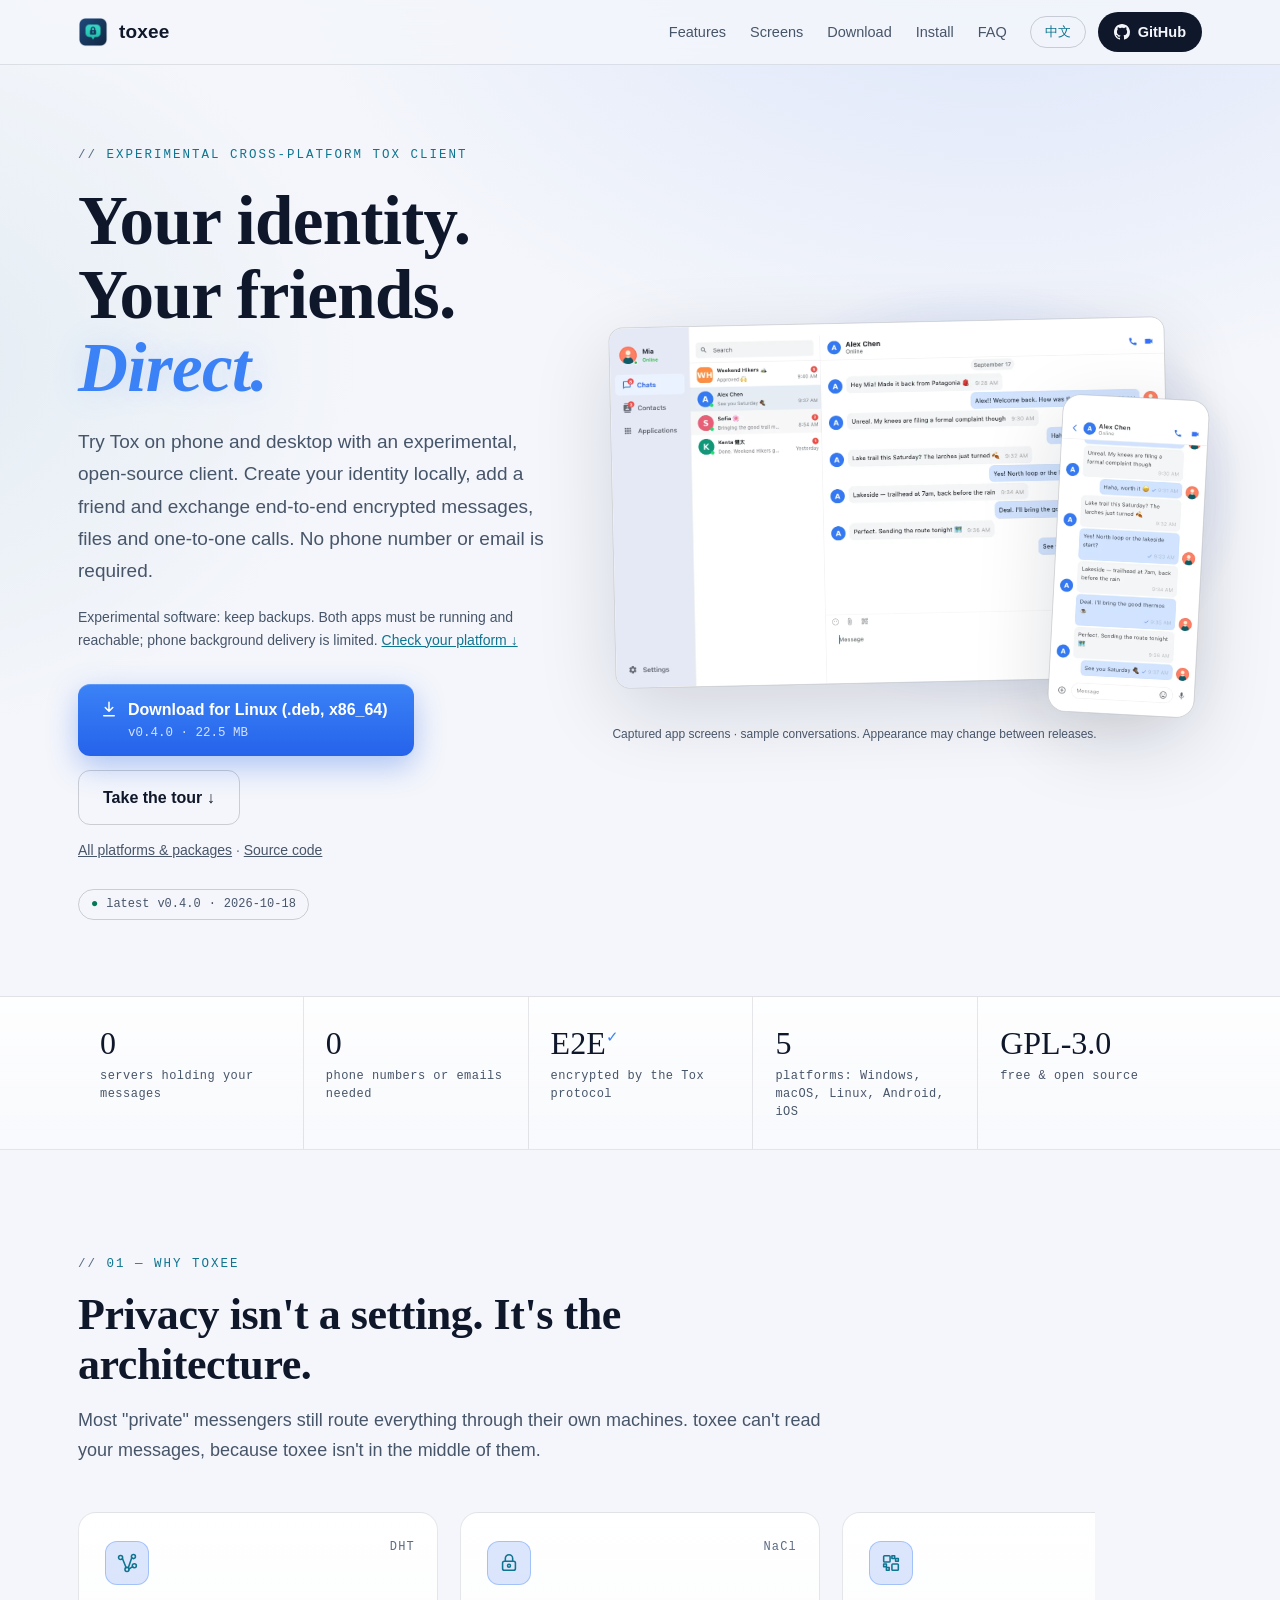
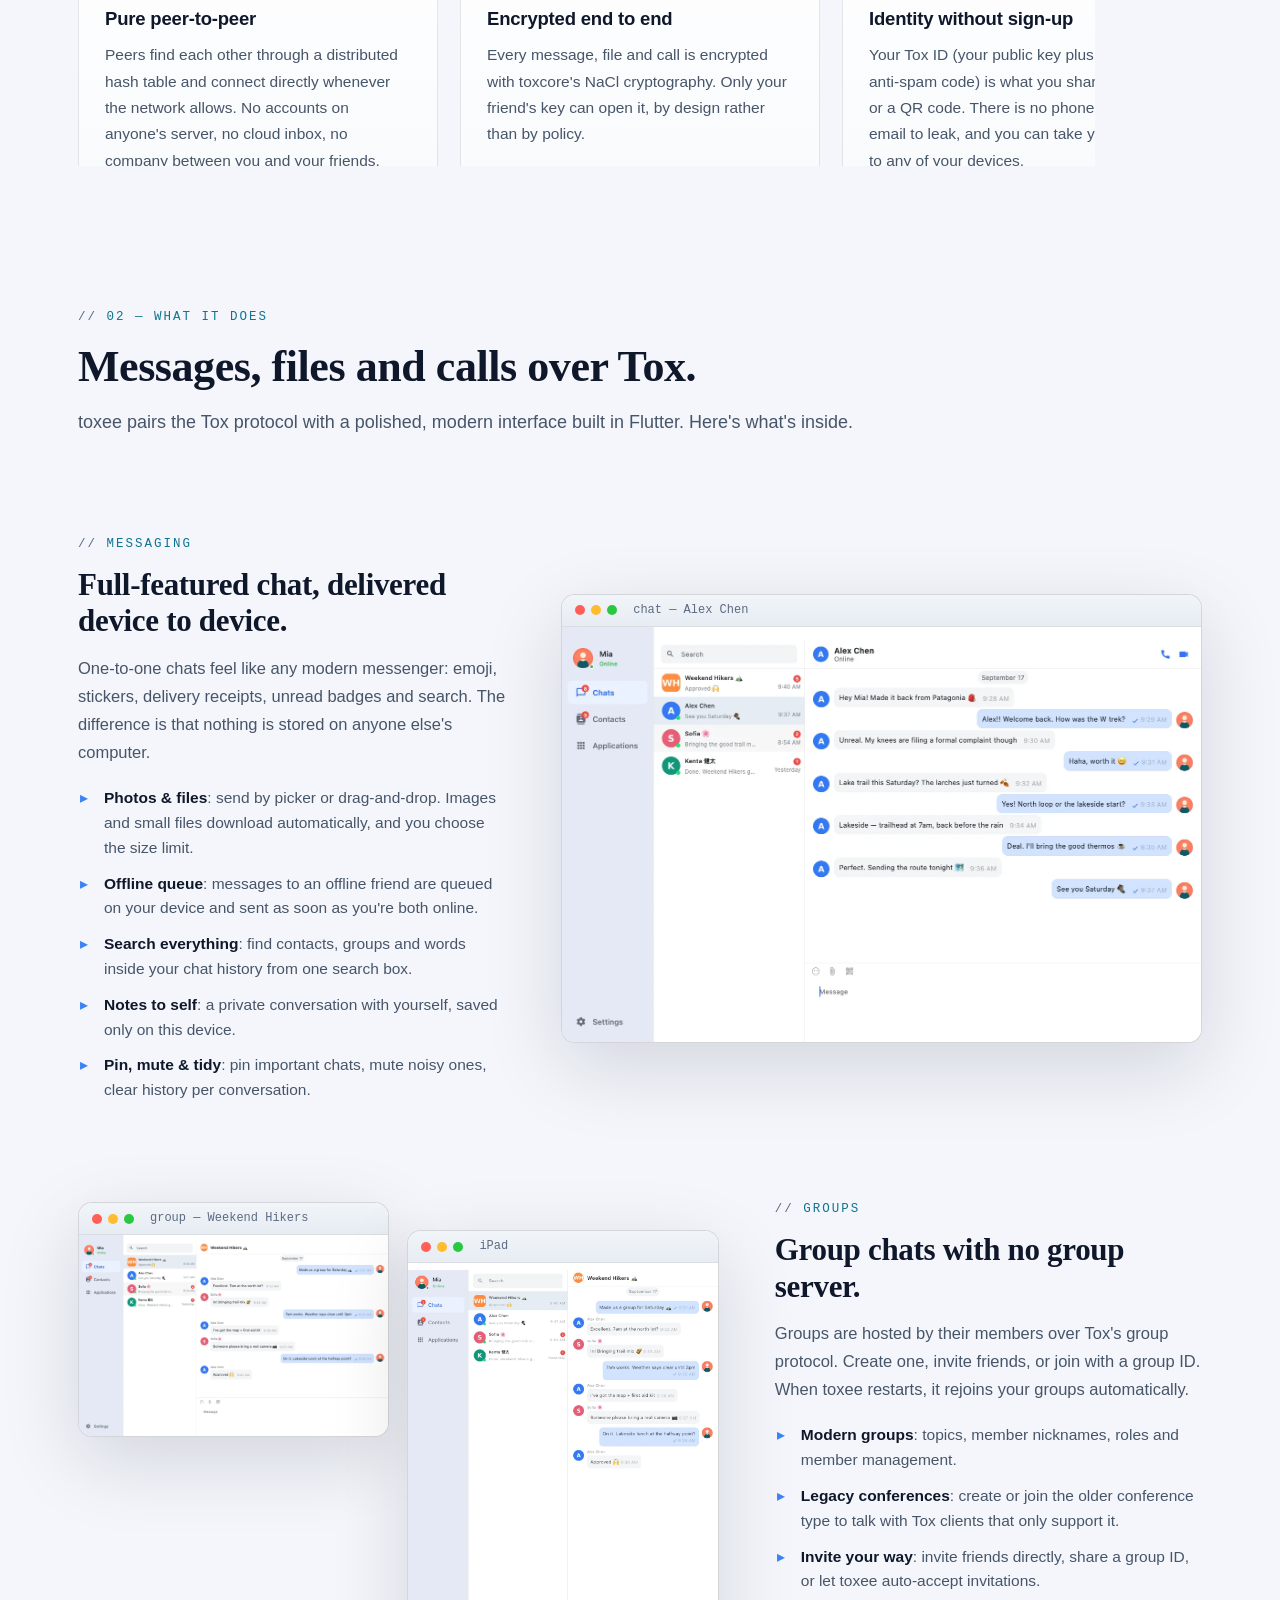
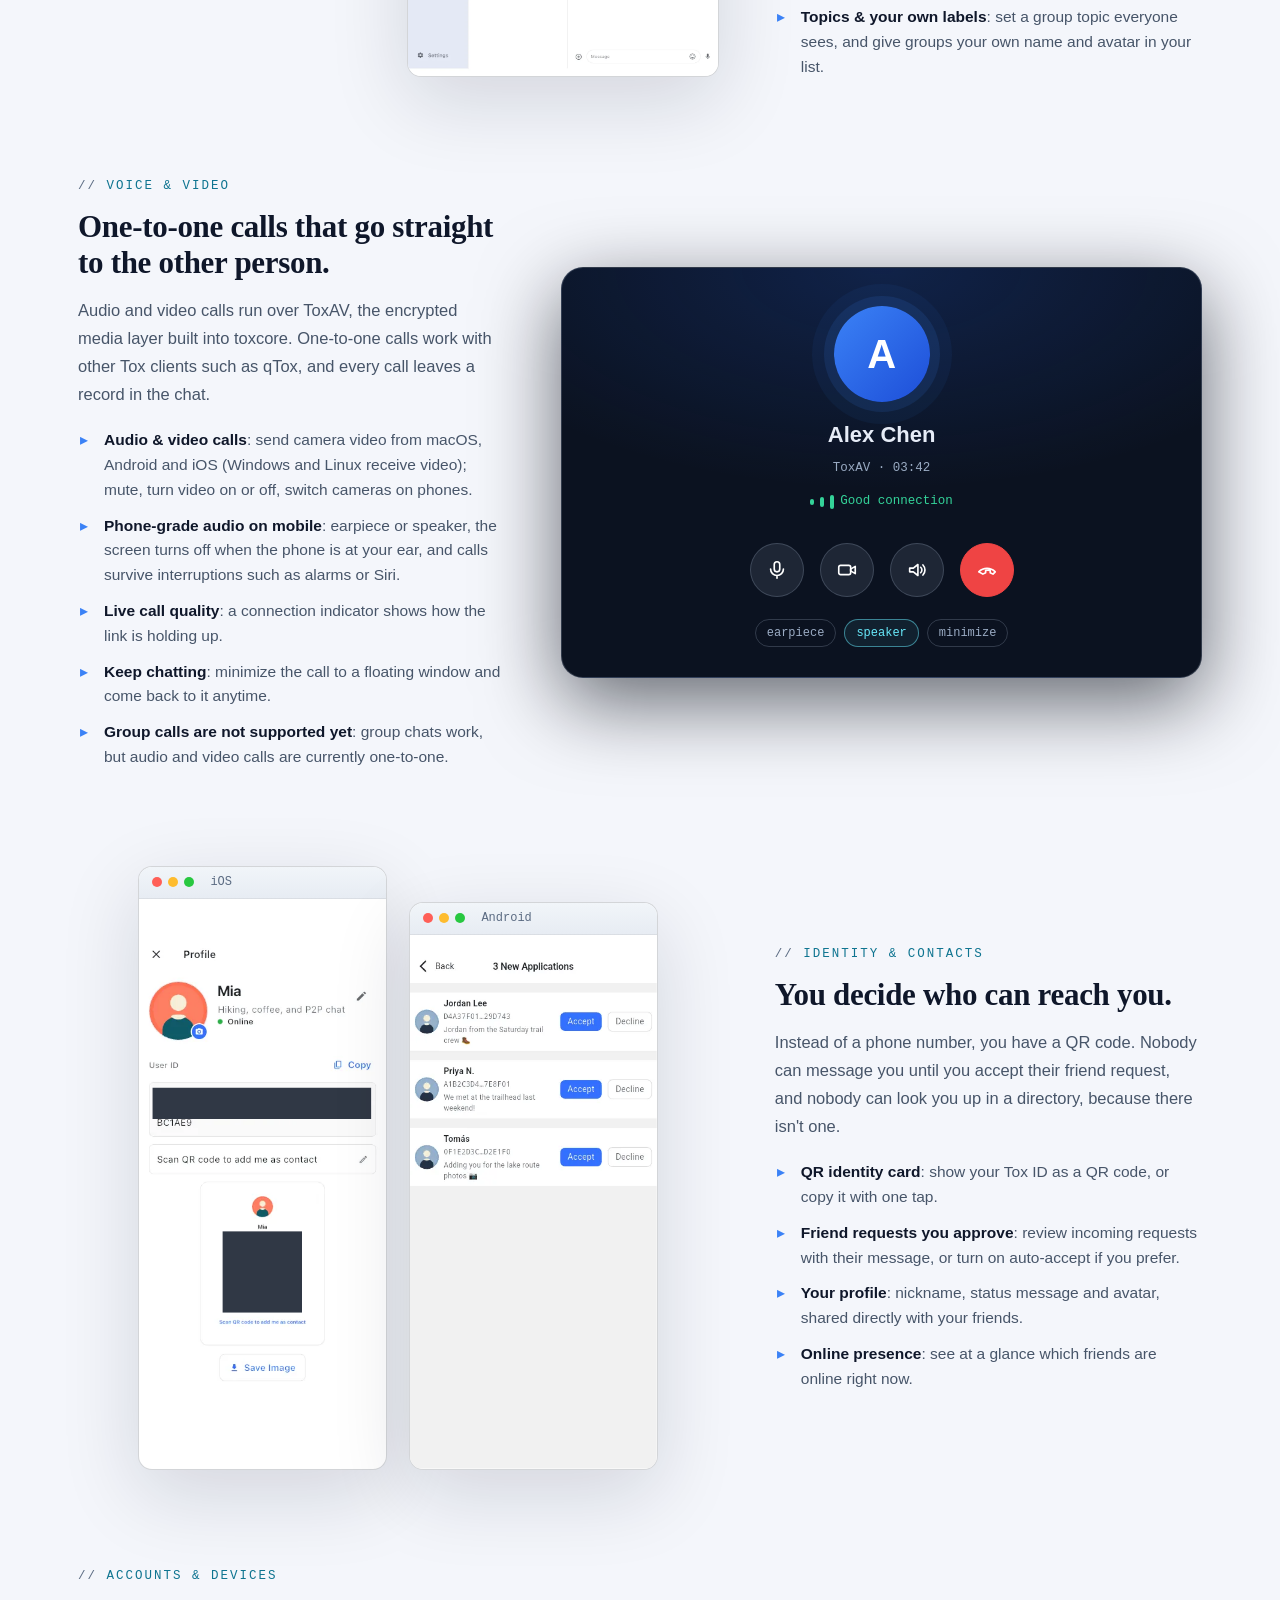
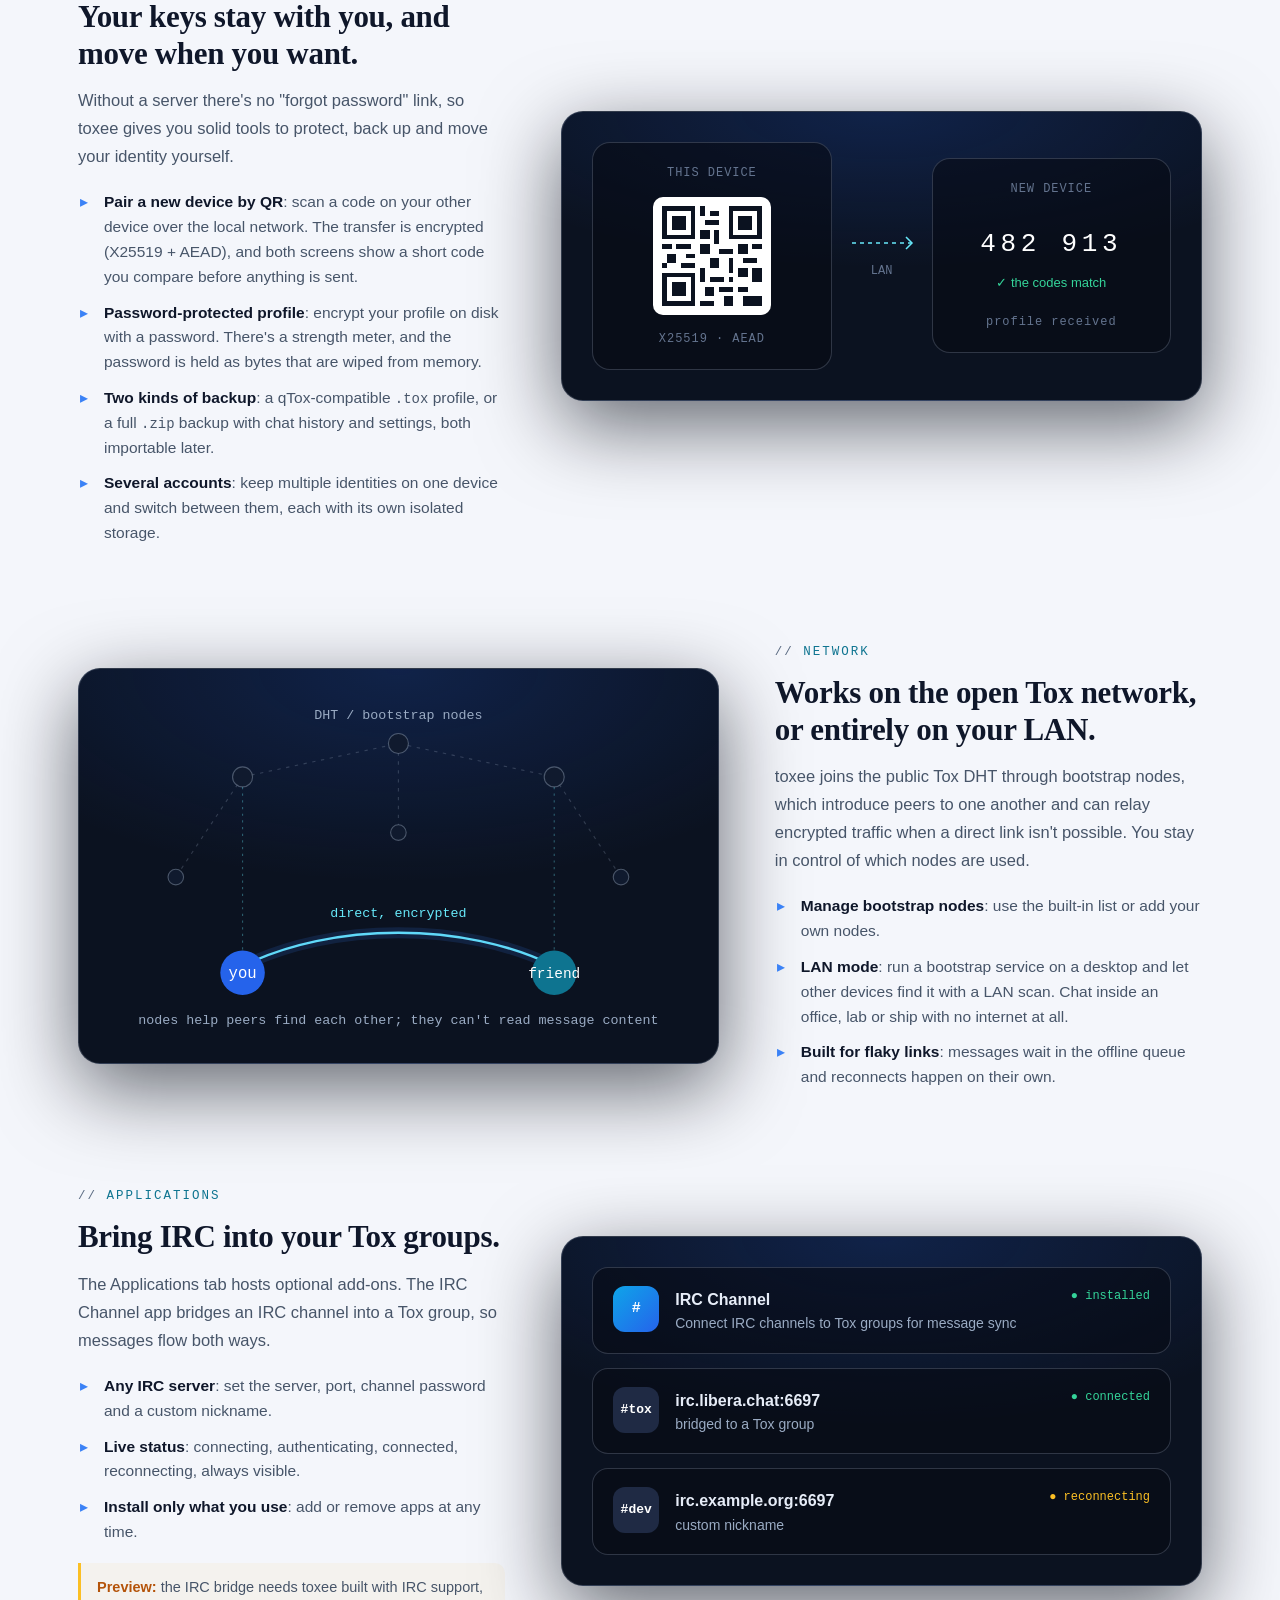
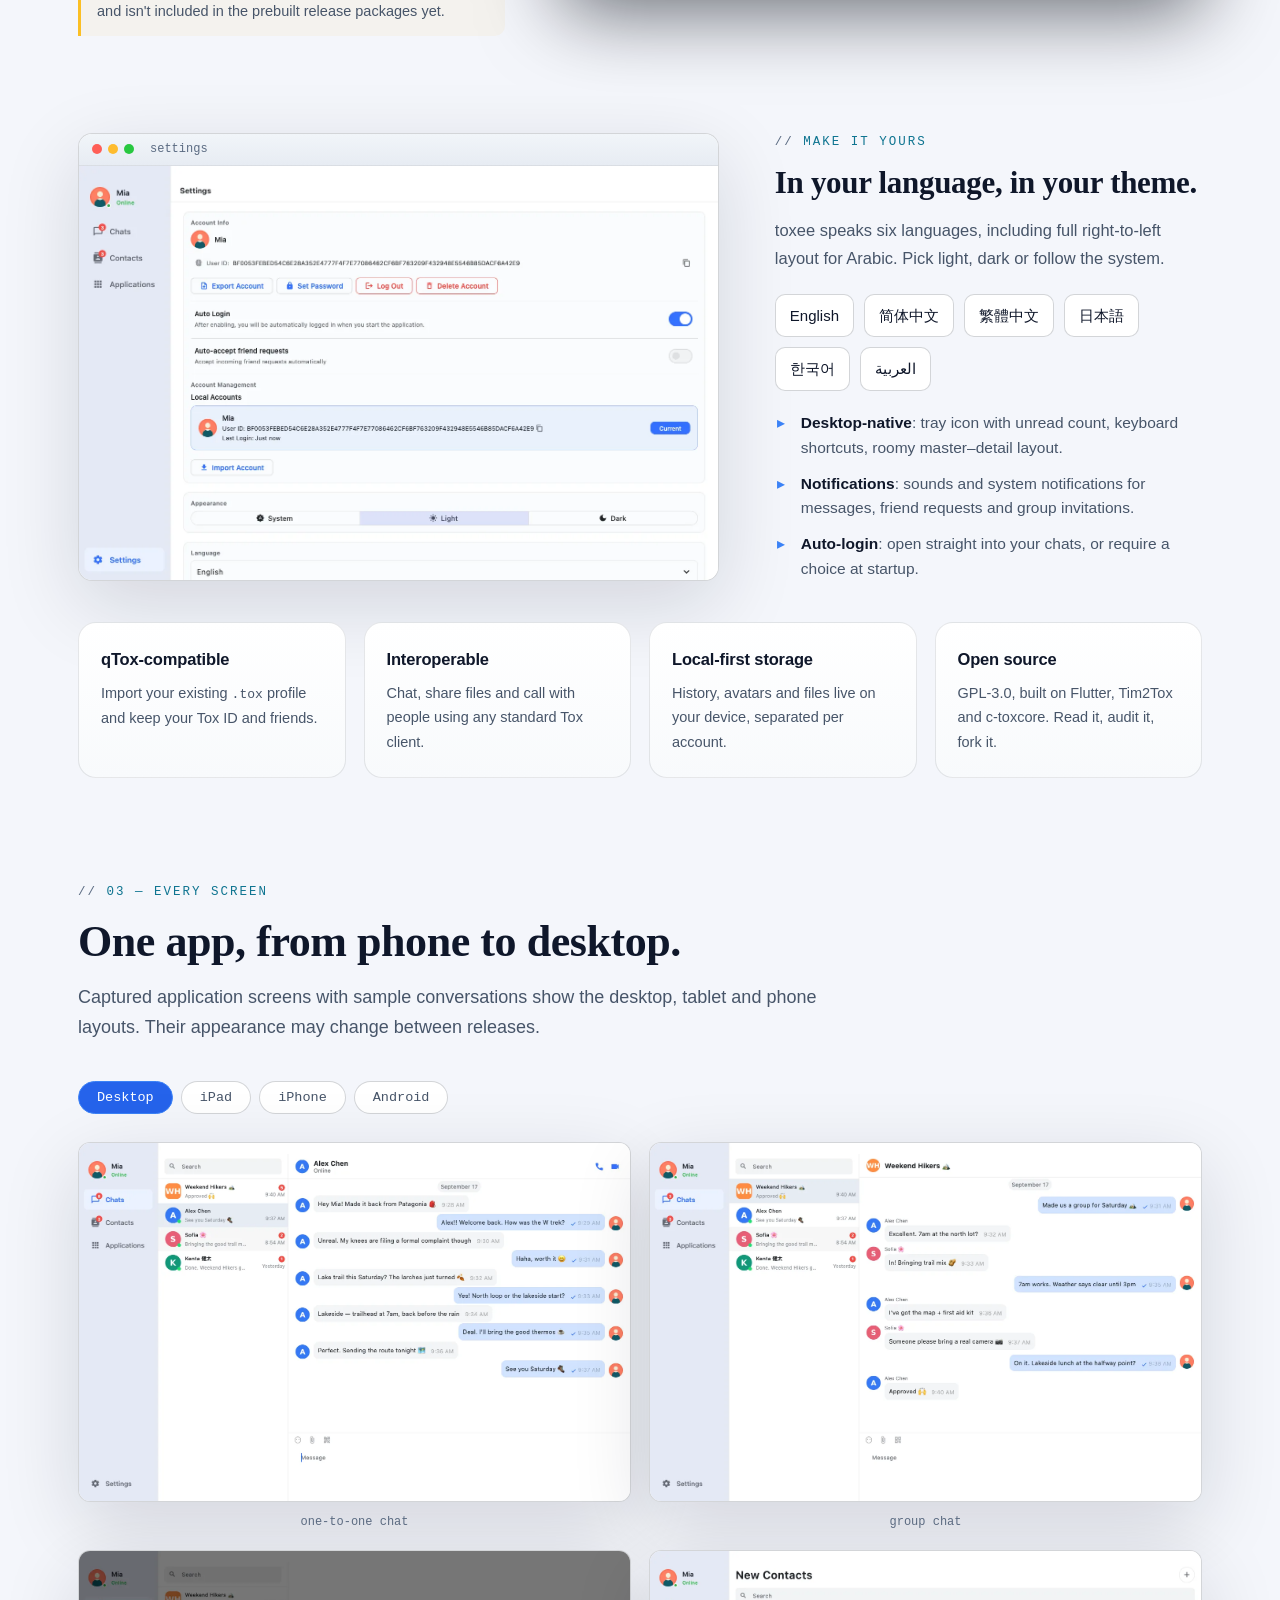
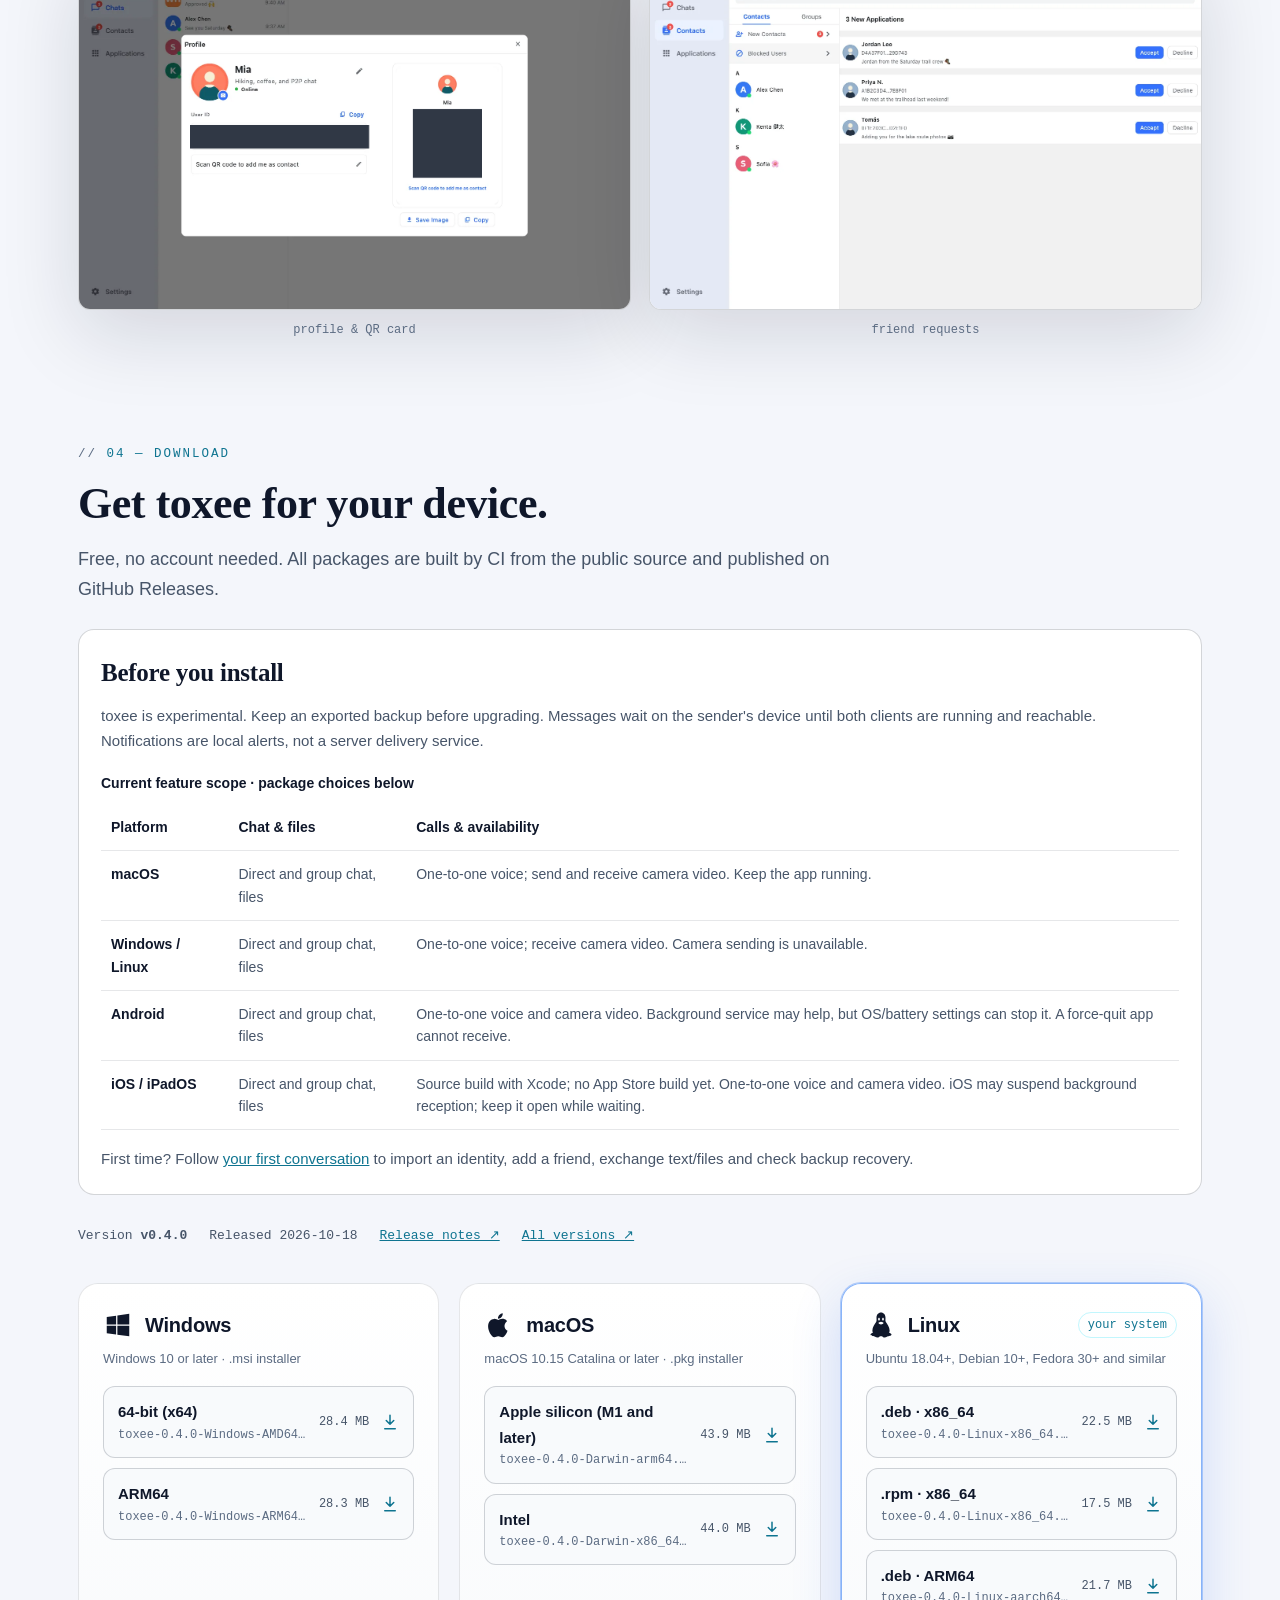
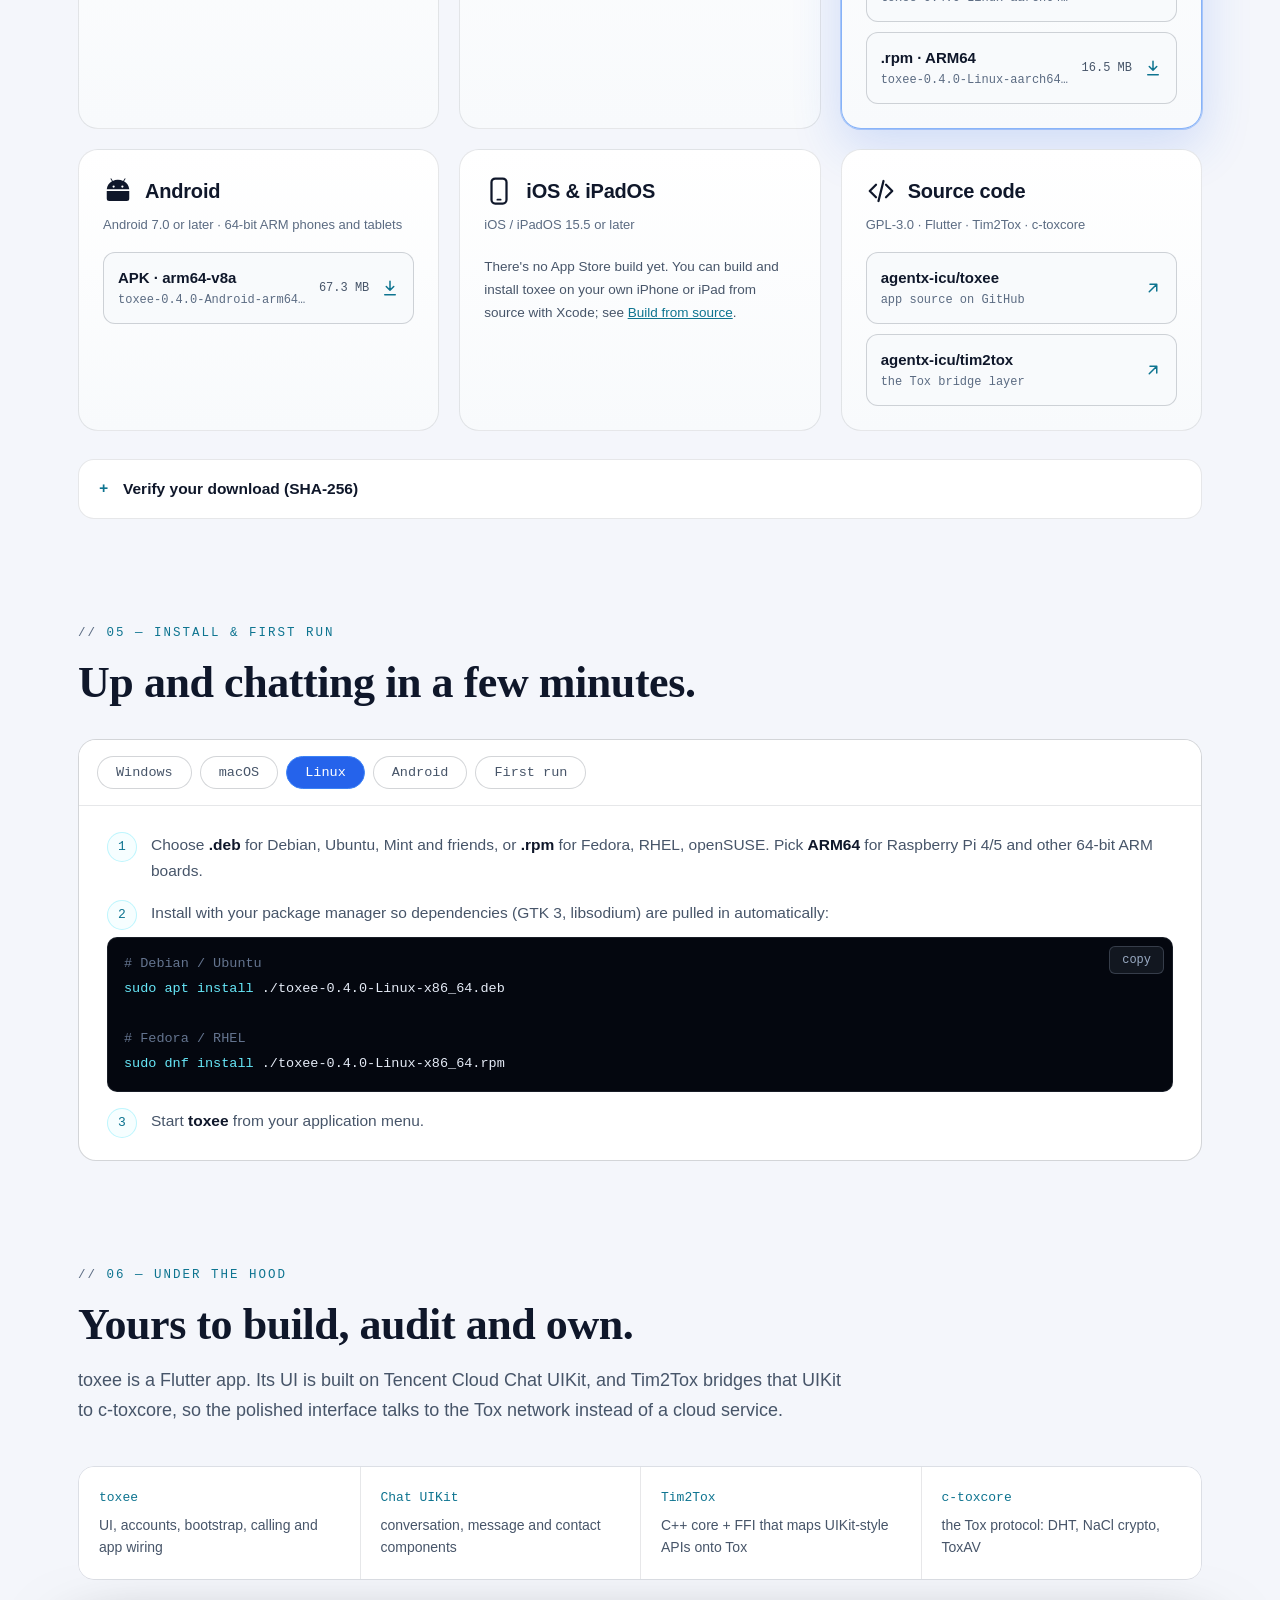
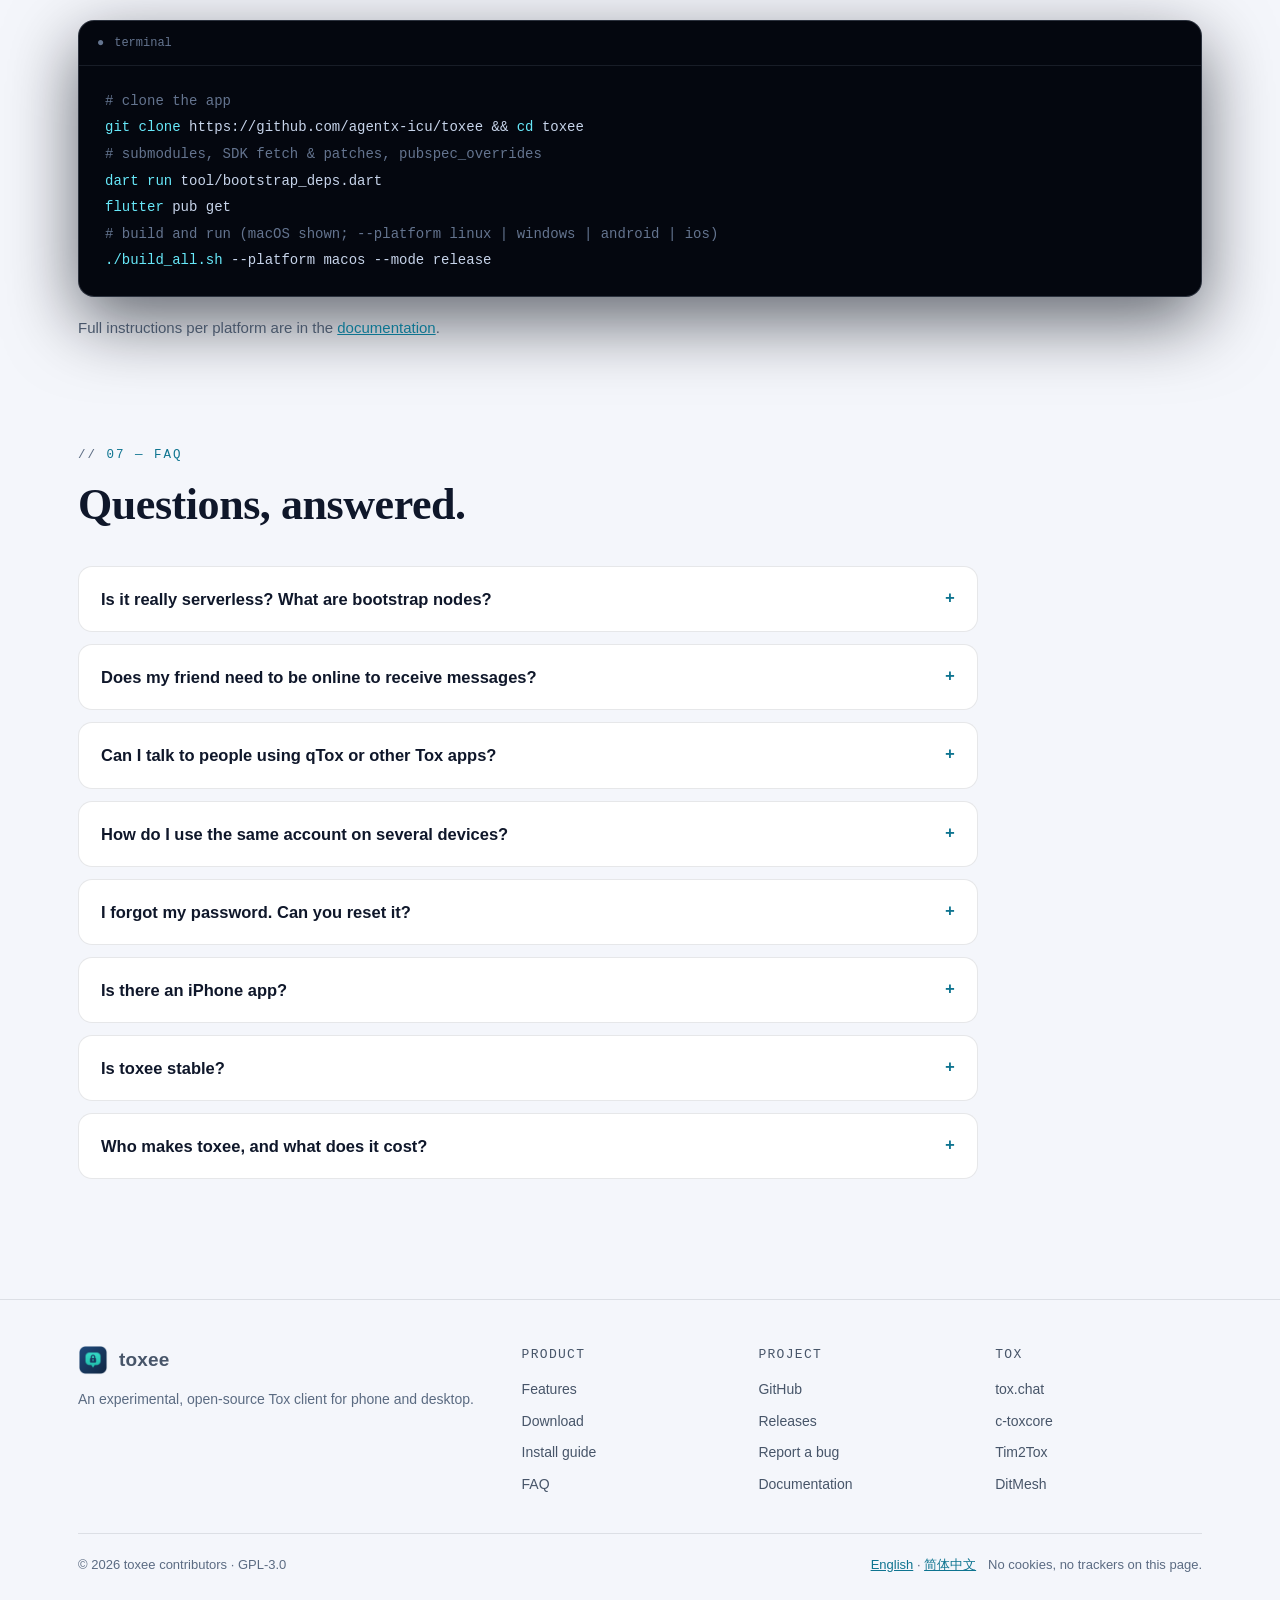
<file: en/index.html>
<!DOCTYPE html>
<!-- Generated from ../index.html by tools/build_lang_pages.py. Do not edit. -->
<html lang="en" data-lang="en" data-page-lang="en" data-base="../">
<head>
<meta charset="utf-8">
<meta name="viewport" content="width=device-width, initial-scale=1">
<title>toxee — Experimental cross-platform Tox chat</title>
<meta name="description" content="toxee is an experimental, open-source Tox client for phone and desktop. Exchange encrypted messages, files and one-to-one calls. Both clients must be running and reachable.">
<meta name="theme-color" content="#f4f6fb" media="(prefers-color-scheme: light)">
<meta name="theme-color" content="#070b14" media="(prefers-color-scheme: dark)">
<link rel="canonical" href="https://toxee.agentx.icu/en/">
<link rel="alternate" hreflang="en" href="https://toxee.agentx.icu/en/">
<link rel="alternate" hreflang="zh-Hans" href="https://toxee.agentx.icu/zh/">
<link rel="alternate" hreflang="x-default" href="https://toxee.agentx.icu/">
<link rel="icon" type="image/png" href="../assets/img/app_icon.png">
<link rel="apple-touch-icon" href="../assets/img/app_icon.png">
<meta property="og:type" content="website">
<meta property="og:url" content="https://toxee.agentx.icu/en/">
<meta property="og:title" content="toxee — Experimental Tox chat for phone and desktop">
<meta property="og:description" content="An experimental cross-platform Tox client. Local identities, encrypted conversations, and clear platform limits.">
<meta property="og:image" content="https://toxee.agentx.icu/assets/img/en/og.jpg">
<meta property="og:image:width" content="1200">
<meta property="og:image:height" content="630">
<meta name="twitter:card" content="summary_large_image">
<script type="application/ld+json">
{
  "@context": "https://schema.org",
  "@type": "SoftwareApplication",
  "name": "toxee",
  "url": "https://toxee.agentx.icu/en/",
  "inLanguage": "en",
  "description": "An experimental, open-source client for the Tox peer-to-peer network. Local identities, encrypted messages, files and one-to-one calls.",
  "applicationCategory": "CommunicationApplication",
  "operatingSystem": "Windows, macOS, Linux, Android, iOS",
  "softwareVersion": "0.4.0",
  "license": "https://www.gnu.org/licenses/gpl-3.0.html",
  "downloadUrl": "https://toxee.agentx.icu/#download",
  "image": "https://toxee.agentx.icu/assets/img/app_icon.png",
  "screenshot": "https://toxee.agentx.icu/assets/img/en/og.jpg",
  "offers": { "@type": "Offer", "price": "0", "priceCurrency": "USD" },
  "author": { "@type": "Organization", "name": "agentx-icu", "url": "https://github.com/agentx-icu" }
}
</script>
<script>
  // Pick the language before first paint so the page never flashes the wrong one.
  (function () {
    var l = document.documentElement.getAttribute("data-page-lang");
    if (!l) {
      try { l = localStorage.getItem("toxee_lang"); } catch (e) {}
      var q = /[?&]lang=(en|zh)\b/.exec(location.search);
      if (q) l = q[1];
      if (l !== "en" && l !== "zh") l = /^zh\b/i.test(navigator.language || "") ? "zh" : "en";
    }
    document.documentElement.setAttribute("data-lang", l);
    document.documentElement.lang = l === "zh" ? "zh-Hans" : "en";
  })();
</script>
<link rel="stylesheet" href="../assets/css/site.css">
</head>
<body>
<a class="skip" href="#main"><span class="en">Skip to content</span><span class="zh">跳到正文</span></a>
<div class="mesh" aria-hidden="true"></div>

<!-- ====================================================== nav -->
<nav class="nav">
  <div class="wrap nav-in">
    <a class="brand" href="#top"><img src="../assets/img/app_icon.png" alt="" width="30" height="30"><span>toxee</span></a>
    <div class="nav-spacer"></div>
    <div class="nav-links" id="navLinks">
      <a class="nav-a" href="#features"><span class="en">Features</span><span class="zh">功能</span></a>
      <a class="nav-a" href="#screens"><span class="en">Screens</span><span class="zh">界面</span></a>
      <a class="nav-a" href="#download"><span class="en">Download</span><span class="zh">下载</span></a>
      <a class="nav-a" href="#install"><span class="en">Install</span><span class="zh">安装</span></a>
      <a class="nav-a" href="#faq">FAQ</a>
    </div>
    <button class="lang-toggle" type="button" data-aria-en="切换到中文" data-aria-zh="Switch to English" aria-label="切换到中文"><span class="en">中文</span><span class="zh">EN</span></button>
    <a class="gh" href="https://github.com/agentx-icu/toxee" rel="noopener" aria-label="toxee on GitHub">
      <svg width="16" height="16" viewBox="0 0 16 16" fill="currentColor" aria-hidden="true"><path d="M8 0C3.58 0 0 3.58 0 8c0 3.54 2.29 6.53 5.47 7.59.4.07.55-.17.55-.38 0-.19-.01-.82-.01-1.49-2.01.37-2.53-.49-2.69-.94-.09-.23-.48-.94-.82-1.130-.28-.15-.68-.52-.01-.53.63-.01 1.08.58 1.23.82.72 1.21 1.87.87 2.33.66.07-.52.28-.87.51-1.07-1.78-.2-3.64-.89-3.64-3.95 0-.87.31-1.59.82-2.15-.08-.2-.36-1.02.08-2.12 0 0 .67-.21 2.2.82.64-.18 1.32-.27 2-.27s1.36.09 2 .27c1.53-1.04 2.2-.82 2.2-.82.44 1.1.16 1.92.08 2.12.51.56.82 1.27.82 2.15 0 3.070-1.87 3.75-3.65 3.95.29.25.54.73.54 1.48 0 1.07-.01 1.93-.01 2.2 0 .21.15.46.55.38A8.01 8.01 0 0 0 16 8c0-4.42-3.58-8-8-8z"/></svg>
      <span>GitHub</span>
    </a>
    <button class="menu-btn" id="menuBtn" type="button" aria-controls="navLinks" aria-expanded="false" data-aria-en="Menu" data-aria-zh="菜单" aria-label="Menu" hidden>
      <svg width="20" height="20" viewBox="0 0 20 20" aria-hidden="true"><path d="M3 5.5h14M3 10h14M3 14.5h14" stroke="currentColor" stroke-width="1.8" stroke-linecap="round" fill="none"/></svg>
    </button>
  </div>
</nav>

<!-- ====================================================== hero -->
<header class="hero" id="top">
  <div class="wrap hero-grid">
    <div>
      <div class="eyebrow rise d1"><span class="en">experimental cross-platform Tox client</span><span class="zh">实验性跨平台 Tox 客户端</span></div>
      <h1 class="rise d2"><span class="en">Your identity.<br>Your friends.<br><em>Direct.</em></span><span class="zh">你的身份。<br>你的朋友。<br><em>点对点。</em></span></h1>
      <p class="lead rise d3">
        <span class="en">Try Tox on phone and desktop with an experimental, open-source client. Create your identity locally, add a friend and exchange end-to-end encrypted messages, files and one-to-one calls. No phone number or email is required.</span>
        <span class="zh">用实验性开源客户端，在手机和桌面体验 Tox。本地创建身份、添加一位朋友，互发端到端加密的消息与文件，尝试一对一通话。无需手机号或邮箱。</span>
      </p>
      <p class="hero-expectations rise d4"><span class="en">Experimental software: keep backups. Both apps must be running and reachable; phone background delivery is limited. <a href="#before-download">Check your platform ↓</a></span><span class="zh">实验性软件，请保留备份。双方需要同时运行且网络可达，手机后台收信存在限制。<a href="#before-download">先看平台范围 ↓</a></span></p>
      <div class="cta-row rise d4">
        <a class="btn btn-blue btn-dl" id="hero-dl" href="#download">
          <span class="row">
            <svg viewBox="0 0 24 24" fill="none" stroke="currentColor" stroke-width="2" stroke-linecap="round" stroke-linejoin="round" aria-hidden="true"><path d="M12 3v12M7 10l5 5 5-5M5 21h14"/></svg>
            <span class="hero-dl-label"><span class="en">Download toxee</span><span class="zh">下载 toxee</span></span>
          </span>
          <small class="hero-dl-sub" data-version>v0.4.0</small>
        </a>
        <a class="btn btn-ghost" href="#features"><span class="en">Take the tour ↓</span><span class="zh">功能导览 ↓</span></a>
      </div>
      <div class="hero-alt rise d5">
        <span id="hero-other-mac" hidden><span class="en">Other Mac? </span><span class="zh">另一种 Mac？</span><a href="#download">macOS (Intel)</a> · </span>
        <a href="#download"><span class="en">All platforms &amp; packages</span><span class="zh">全部平台与安装包</span></a> ·
        <a href="https://github.com/agentx-icu/toxee" rel="noopener"><span class="en">Source code</span><span class="zh">源代码</span></a>
      </div>
      <a class="badge rise d5" data-release-link href="https://github.com/agentx-icu/toxee/releases/tag/v0.4.0"><b aria-hidden="true">●</b><span class="en">latest</span><span class="zh">最新版本</span> <span data-version>v0.4.0</span> · <span data-release-date>2026-10-18</span></a>
    </div>
    <figure class="hero-shot rise d3">
      <div class="frame">
        <img data-shot="desktop/c2c.webp" src="../assets/img/en/desktop/c2c.webp" width="1400" height="909" fetchpriority="high"
             data-alt-en="Captured toxee desktop application showing a sample one-to-one conversation"
             data-alt-zh="toxee 桌面应用实拍界面，展示示例单聊"
             alt="Captured toxee desktop application showing a sample one-to-one conversation">
      </div>
      <div class="frame hero-phone">
        <img data-shot="ios/c2c.webp" src="../assets/img/en/ios/c2c.webp" width="402" height="874"
             data-alt-en="Captured toxee iPhone application showing the sample conversation"
             data-alt-zh="toxee iPhone 应用实拍界面，展示同一示例会话"
             alt="Captured toxee iPhone application showing the sample conversation">
      </div>
      <figcaption><span class="en">Captured app screens · sample conversations. Appearance may change between releases.</span><span class="zh">应用实拍界面 · 示例会话，外观可能随版本变化。</span></figcaption>
    </figure>
  </div>

  <div class="stats">
    <div class="wrap stats-in">
      <div class="stat"><div class="n">0</div><div class="l"><span class="en">servers holding your messages</span><span class="zh">存放你消息的服务器</span></div></div>
      <div class="stat"><div class="n">0</div><div class="l"><span class="en">phone numbers or emails needed</span><span class="zh">所需的手机号或邮箱</span></div></div>
      <div class="stat"><div class="n">E2E<sup>✓</sup></div><div class="l"><span class="en">encrypted by the Tox protocol</span><span class="zh">Tox 协议端到端加密</span></div></div>
      <div class="stat"><div class="n">5</div><div class="l"><span class="en">platforms: Windows, macOS, Linux, Android, iOS</span><span class="zh">平台：Windows、macOS、Linux、Android、iOS</span></div></div>
      <div class="stat"><div class="n">GPL-3.0</div><div class="l"><span class="en">free &amp; open source</span><span class="zh">自由开源</span></div></div>
    </div>
  </div>
</header>

<main id="main">

<!-- ====================================================== why -->
<section id="why">
  <div class="wrap">
    <div class="sec-head">
      <div class="eyebrow"><span class="en">01 — why toxee</span><span class="zh">01 — 为什么选 toxee</span></div>
      <h2><span class="en">Privacy isn't a setting. It's the architecture.</span><span class="zh">隐私不是一个开关，而是架构本身。</span></h2>
      <p><span class="en">Most "private" messengers still route everything through their own machines. toxee can't read your messages, because toxee isn't in the middle of them.</span><span class="zh">大多数“私密”通讯软件仍把一切经由自家服务器转发。toxee 读不到你的消息，因为 toxee 根本不在你们之间。</span></p>
    </div>
    <div class="grid3">
      <div class="card">
        <span class="tag">DHT</span>
        <div class="ic"><svg viewBox="0 0 24 24" aria-hidden="true"><circle cx="5" cy="6" r="2.2"/><circle cx="19" cy="5" r="2.2"/><circle cx="12" cy="19" r="2.2"/><circle cx="20" cy="15" r="2.2"/><path d="M7 7l4 10M17.2 6.2L13.5 17M14 18.6l4.2-2.6"/></svg></div>
        <h3><span class="en">Pure peer-to-peer</span><span class="zh">纯粹的点对点</span></h3>
        <p><span class="en">Peers find each other through a distributed hash table and connect directly whenever the network allows. No accounts on anyone's server, no cloud inbox, no company between you and your friends.</span><span class="zh">节点通过分布式哈希表互相发现，网络条件允许时直接连接。没有注册在别人服务器上的账号，没有云端收件箱，你和朋友之间没有任何公司。</span></p>
      </div>
      <div class="card">
        <span class="tag">NaCl</span>
        <div class="ic"><svg viewBox="0 0 24 24" aria-hidden="true"><rect x="5" y="10" width="14" height="10" rx="2"/><path d="M8 10V7a4 4 0 0 1 8 0v3"/><circle cx="12" cy="15" r="1.6"/></svg></div>
        <h3><span class="en">Encrypted end to end</span><span class="zh">端到端加密</span></h3>
        <p><span class="en">Every message, file and call is encrypted with toxcore's NaCl cryptography. Only your friend's key can open it, by design rather than by policy.</span><span class="zh">每条消息、每个文件、每次通话都由 toxcore 的 NaCl 加密。只有对方的密钥能解开——这是设计使然，而非政策承诺。</span></p>
      </div>
      <div class="card">
        <span class="tag">76-HEX</span>
        <div class="ic"><svg viewBox="0 0 24 24" aria-hidden="true"><rect x="4" y="4" width="7" height="7" rx="1"/><rect x="13" y="4" width="3" height="3"/><rect x="17" y="7" width="3" height="3"/><rect x="4" y="13" width="3" height="3"/><rect x="7" y="17" width="3" height="3"/><rect x="13" y="13" width="7" height="7" rx="1"/></svg></div>
        <h3><span class="en">Identity without sign-up</span><span class="zh">无需注册的身份</span></h3>
        <p><span class="en">Your Tox ID (your public key plus a short anti-spam code) is what you share, as text or a QR code. There is no phone number or email to leak, and you can take your identity to any of your devices.</span><span class="zh">你的 Tox ID（公钥加一段防骚扰码）就是你分享给别人的全部，可以用文本或二维码。没有可泄露的手机号或邮箱，身份可以随你带到任何设备。</span></p>
      </div>
    </div>
  </div>
</section>

<!-- ====================================================== features -->
<section id="features">
  <div class="wrap">
    <div class="sec-head">
      <div class="eyebrow"><span class="en">02 — what it does</span><span class="zh">02 — 功能详解</span></div>
      <h2><span class="en">Messages, files and calls over Tox.</span><span class="zh">通过 Tox 互发消息、文件和通话。</span></h2>
      <p><span class="en">toxee pairs the Tox protocol with a polished, modern interface built in Flutter. Here's what's inside.</span><span class="zh">toxee 把 Tox 协议与基于 Flutter 的精致现代界面结合在一起。下面逐一介绍。</span></p>
    </div>

    <!-- messaging -->
    <div class="feat">
      <div class="feat-copy">
        <div class="eyebrow"><span class="en">messaging</span><span class="zh">消息</span></div>
        <h3><span class="en">Full-featured chat, delivered device to device.</span><span class="zh">功能完整的聊天，设备直达设备。</span></h3>
        <p><span class="en">One-to-one chats feel like any modern messenger: emoji, stickers, delivery receipts, unread badges and search. The difference is that nothing is stored on anyone else's computer.</span><span class="zh">一对一聊天和你熟悉的现代通讯软件一样顺手：表情、贴纸、送达回执、未读角标和搜索。不同的是，没有任何内容存放在别人的电脑上。</span></p>
        <ul class="ticks">
          <li><span class="en"><b>Photos &amp; files</b>: send by picker or drag-and-drop. Images and small files download automatically, and you choose the size limit.</span><span class="zh"><b>图片与文件</b>：通过选择器或拖拽发送。图片与小文件自动下载，大小阈值由你设定。</span></li>
          <li><span class="en"><b>Offline queue</b>: messages to an offline friend are queued on your device and sent as soon as you're both online.</span><span class="zh"><b>离线队列</b>：发给离线好友的消息先排队存在本机，双方同时在线时立即送出。</span></li>
          <li><span class="en"><b>Search everything</b>: find contacts, groups and words inside your chat history from one search box.</span><span class="zh"><b>全局搜索</b>：一个搜索框同时查找联系人、群组和聊天记录中的内容。</span></li>
          <li><span class="en"><b>Notes to self</b>: a private conversation with yourself, saved only on this device.</span><span class="zh"><b>给自己发消息</b>：一个只属于你的会话，仅保存在本机。</span></li>
          <li><span class="en"><b>Pin, mute &amp; tidy</b>: pin important chats, mute noisy ones, clear history per conversation.</span><span class="zh"><b>置顶、免打扰与清理</b>：置顶重要会话、静音嘈杂的会话，可逐个清空聊天记录。</span></li>
        </ul>
      </div>
      <div class="frame">
        <div class="bar" aria-hidden="true"><i></i><i></i><i></i><b><span class="en">chat — Alex Chen</span><span class="zh">聊天 — 陈亮</span></b></div>
        <img data-shot="desktop/c2c.webp" src="../assets/img/en/desktop/c2c.webp" width="1400" height="909" loading="lazy"
             data-alt-en="toxee desktop: one-to-one chat with delivery ticks and emoji" data-alt-zh="toxee 桌面端：带送达标记与表情的一对一聊天"
             alt="toxee desktop: one-to-one chat with delivery ticks and emoji">
      </div>
    </div>

    <!-- groups -->
    <div class="feat flip">
      <div class="duo">
        <div class="frame">
          <div class="bar" aria-hidden="true"><i></i><i></i><i></i><b><span class="en">group — Weekend Hikers</span><span class="zh">群聊 — 周末徒步队</span></b></div>
          <img data-shot="desktop/group_chat.webp" src="../assets/img/en/desktop/group_chat.webp" width="1400" height="909" loading="lazy"
               data-alt-en="toxee desktop: a group chat with several members" data-alt-zh="toxee 桌面端：多人群聊" alt="toxee desktop: a group chat with several members">
        </div>
        <div class="frame">
          <div class="bar" aria-hidden="true"><i></i><i></i><i></i><b>iPad</b></div>
          <img data-shot="ipad/group_chat.webp" src="../assets/img/en/ipad/group_chat.webp" width="1032" height="1376" loading="lazy"
               data-alt-en="toxee on iPad: group chat in a split view" data-alt-zh="toxee iPad 版：分栏布局中的群聊" alt="toxee on iPad: group chat in a split view">
        </div>
      </div>
      <div class="feat-copy">
        <div class="eyebrow"><span class="en">groups</span><span class="zh">群组</span></div>
        <h3><span class="en">Group chats with no group server.</span><span class="zh">没有群服务器的群聊。</span></h3>
        <p><span class="en">Groups are hosted by their members over Tox's group protocol. Create one, invite friends, or join with a group ID. When toxee restarts, it rejoins your groups automatically.</span><span class="zh">群组由成员通过 Tox 群协议共同承载。你可以创建群、邀请好友，或凭群 ID 加入；toxee 重启后会自动重新加入你的群。</span></p>
        <ul class="ticks">
          <li><span class="en"><b>Modern groups</b>: topics, member nicknames, roles and member management.</span><span class="zh"><b>新版群组</b>：群公告、群昵称、成员角色与成员管理。</span></li>
          <li><span class="en"><b>Legacy conferences</b>: create or join the older conference type to talk with Tox clients that only support it.</span><span class="zh"><b>旧版会议群</b>：可创建或加入旧式 conference，与只支持它的 Tox 客户端互通。</span></li>
          <li><span class="en"><b>Invite your way</b>: invite friends directly, share a group ID, or let toxee auto-accept invitations.</span><span class="zh"><b>灵活邀请</b>：直接邀请好友、分享群 ID，或让 toxee 自动接受群邀请。</span></li>
          <li><span class="en"><b>Topics &amp; your own labels</b>: set a group topic everyone sees, and give groups your own name and avatar in your list.</span><span class="zh"><b>群公告与个人备注</b>：设置所有成员可见的群公告，也可在自己的列表里为群改名、换头像。</span></li>
        </ul>
      </div>
    </div>

    <!-- calls -->
    <div class="feat">
      <div class="feat-copy">
        <div class="eyebrow"><span class="en">voice &amp; video</span><span class="zh">语音与视频</span></div>
        <h3><span class="en">One-to-one calls that go straight to the other person.</span><span class="zh">直达对方的一对一语音与视频通话。</span></h3>
        <p><span class="en">Audio and video calls run over ToxAV, the encrypted media layer built into toxcore. One-to-one calls work with other Tox clients such as qTox, and every call leaves a record in the chat.</span><span class="zh">语音和视频通话基于 toxcore 内置的加密媒体层 ToxAV，一对一通话能与 qTox 等其他 Tox 客户端互通，每次通话都会在聊天中留下记录。</span></p>
        <ul class="ticks">
          <li><span class="en"><b>Audio &amp; video calls</b>: send camera video from macOS, Android and iOS (Windows and Linux receive video); mute, turn video on or off, switch cameras on phones.</span><span class="zh"><b>语音与视频</b>：macOS、Android、iOS 可发送摄像头画面（Windows 与 Linux 可接收视频）；支持静音、开关画面，手机上可切换摄像头。</span></li>
          <li><span class="en"><b>Phone-grade audio on mobile</b>: earpiece or speaker, the screen turns off when the phone is at your ear, and calls survive interruptions such as alarms or Siri.</span><span class="zh"><b>手机级通话体验</b>：听筒或扬声器切换，贴耳自动熄屏，闹钟、Siri 等打断后可恢复。</span></li>
          <li><span class="en"><b>Live call quality</b>: a connection indicator shows how the link is holding up.</span><span class="zh"><b>实时通话质量</b>：连接质量指示随时显示链路状况。</span></li>
          <li><span class="en"><b>Keep chatting</b>: minimize the call to a floating window and come back to it anytime.</span><span class="zh"><b>边聊边通话</b>：通话可最小化为悬浮窗，随时返回。</span></li>
          <li><span class="en"><b>Group calls are not supported yet</b>: group chats work, but audio and video calls are currently one-to-one.</span><span class="zh"><b>暂不支持群组通话</b>：群聊可以使用，但音视频通话目前仅支持一对一。</span></li>
        </ul>
      </div>
      <div class="mock" aria-hidden="true">
        <div class="call">
          <div class="avatar">A</div>
          <div class="who"><span class="en">Alex Chen</span><span class="zh">陈亮</span></div>
          <div class="meta">ToxAV · 03:42</div>
          <div class="q"><i style="height:6px"></i><i style="height:10px"></i><i style="height:14px"></i><span class="en">Good connection</span><span class="zh">连接良好</span></div>
          <div class="ctrls">
            <span><svg viewBox="0 0 24 24"><rect x="9" y="3" width="6" height="11" rx="3"/><path d="M5 11a7 7 0 0 0 14 0M12 18v3"/></svg></span>
            <span><svg viewBox="0 0 24 24"><rect x="3" y="7" width="13" height="10" rx="2"/><path d="M16 11l5-3v8l-5-3z"/></svg></span>
            <span><svg viewBox="0 0 24 24"><path d="M4 10v4h4l5 4V6L8 10zM16 9a4 4 0 0 1 0 6M18.5 6.5a8 8 0 0 1 0 11"/></svg></span>
            <span class="end"><svg viewBox="0 0 24 24"><path d="M3 14c5-5 13-5 18 0l-2.5 2.5-3-1.5v-2.5a10 10 0 0 0-5 0V15l-3 1.5z"/></svg></span>
          </div>
          <div class="route">
            <span class="chip"><span class="en">earpiece</span><span class="zh">听筒</span></span>
            <span class="chip on"><span class="en">speaker</span><span class="zh">扬声器</span></span>
            <span class="chip"><span class="en">minimize</span><span class="zh">最小化</span></span>
          </div>
        </div>
      </div>
    </div>

    <!-- identity -->
    <div class="feat flip">
      <div class="phone-duo">
        <div class="frame">
          <div class="bar" aria-hidden="true"><i></i><i></i><i></i><b>iOS</b></div>
          <img data-shot="ios/self_profile.webp" src="../assets/img/en/ios/self_profile.webp" width="402" height="874" loading="lazy"
               data-alt-en="toxee on iPhone: profile with a QR code of the Tox ID" data-alt-zh="toxee iPhone 版：带 Tox ID 二维码的个人资料" alt="toxee on iPhone: profile with a QR code of the Tox ID">
        </div>
        <div class="frame">
          <div class="bar" aria-hidden="true"><i></i><i></i><i></i><b>Android</b></div>
          <img data-shot="android/new_application.webp" src="../assets/img/en/android/new_application.webp" width="412" height="891" loading="lazy"
               data-alt-en="toxee on Android: a friend request waiting for approval" data-alt-zh="toxee Android 版：等待通过的好友申请" alt="toxee on Android: a friend request waiting for approval">
        </div>
      </div>
      <div class="feat-copy">
        <div class="eyebrow"><span class="en">identity &amp; contacts</span><span class="zh">身份与联系人</span></div>
        <h3><span class="en">You decide who can reach you.</span><span class="zh">谁能找到你，由你决定。</span></h3>
        <p><span class="en">Instead of a phone number, you have a QR code. Nobody can message you until you accept their friend request, and nobody can look you up in a directory, because there isn't one.</span><span class="zh">你用的是二维码，而不是手机号。在你通过好友申请之前，没人能给你发消息；也没人能在通讯录里搜到你——因为根本不存在这样的通讯录。</span></p>
        <ul class="ticks">
          <li><span class="en"><b>QR identity card</b>: show your Tox ID as a QR code, or copy it with one tap.</span><span class="zh"><b>二维码名片</b>：以二维码展示你的 Tox ID，或一键复制。</span></li>
          <li><span class="en"><b>Friend requests you approve</b>: review incoming requests with their message, or turn on auto-accept if you prefer.</span><span class="zh"><b>由你通过的好友申请</b>：查看申请附言后再决定，也可以开启自动通过。</span></li>
          <li><span class="en"><b>Your profile</b>: nickname, status message and avatar, shared directly with your friends.</span><span class="zh"><b>个人资料</b>：昵称、签名与头像，直接同步给好友。</span></li>
          <li><span class="en"><b>Online presence</b>: see at a glance which friends are online right now.</span><span class="zh"><b>在线状态</b>：一眼看出哪些好友此刻在线。</span></li>
        </ul>
      </div>
    </div>

    <!-- accounts / pairing / backup -->
    <div class="feat">
      <div class="feat-copy">
        <div class="eyebrow"><span class="en">accounts &amp; devices</span><span class="zh">账号与设备</span></div>
        <h3><span class="en">Your keys stay with you, and move when you want.</span><span class="zh">密钥只在你手里，想迁移时随时带走。</span></h3>
        <p><span class="en">Without a server there's no "forgot password" link, so toxee gives you solid tools to protect, back up and move your identity yourself.</span><span class="zh">没有服务器，也就没有“找回密码”。所以 toxee 给你一整套自己保护、备份和迁移身份的工具。</span></p>
        <ul class="ticks">
          <li><span class="en"><b>Pair a new device by QR</b>: scan a code on your other device over the local network. The transfer is encrypted (X25519 + AEAD), and both screens show a short code you compare before anything is sent.</span><span class="zh"><b>扫码配对新设备</b>：在局域网内用另一台设备扫码即可。传输经 X25519 + AEAD 加密，发送前两边屏幕会显示同一个短码供你核对。</span></li>
          <li><span class="en"><b>Password-protected profile</b>: encrypt your profile on disk with a password. There's a strength meter, and the password is held as bytes that are wiped from memory.</span><span class="zh"><b>密码保护的资料</b>：用密码加密磁盘上的资料文件，带强度提示；密码以可清零的字节保存在内存中。</span></li>
          <li><span class="en"><b>Two kinds of backup</b>: a qTox-compatible <code>.tox</code> profile, or a full <code>.zip</code> backup with chat history and settings, both importable later.</span><span class="zh"><b>两种备份方式</b>：与 qTox 兼容的 <code>.tox</code> 资料文件，或包含聊天记录与设置的完整 <code>.zip</code> 备份，都可随时导入。</span></li>
          <li><span class="en"><b>Several accounts</b>: keep multiple identities on one device and switch between them, each with its own isolated storage.</span><span class="zh"><b>多账号</b>：一台设备上保存多个身份并随时切换，数据彼此隔离。</span></li>
        </ul>
      </div>
      <div class="mock" aria-hidden="true">
        <div class="pair">
          <div class="dev">
            <div class="lbl"><span class="en">THIS DEVICE</span><span class="zh">当前设备</span></div>
            <div class="qr"><svg viewBox="0 0 21 21" shape-rendering="crispEdges"><path fill="#0b1220" d="M0 0h7v7H0zM1 1v5h5V1zM2 2h3v3H2zM14 0h7v7h-7zM15 1v5h5V1zM16 2h3v3h-3zM0 14h7v7H0zM1 15v5h5v-5zM2 16h3v3H2zM8 0h1v2H8zM10 1h2v1h-2zM9 3h3v1H9zM8 5h2v2H8zM11 5h1v3h-1zM0 8h2v1H0zM3 8h3v1H3zM8 8h2v2H8zM12 9h3v1h-3zM16 8h2v2h-2zM19 8h2v1h-2zM1 10h2v2H1zM5 10h2v1H5zM10 11h2v2h-2zM14 11h1v3h-1zM17 11h3v1h-3zM0 12h1v1H0zM4 12h3v1H4zM8 13h1v3H8zM16 13h2v2h-2zM19 13h2v3h-2zM10 15h3v1h-3zM14 15h1v1h-1zM9 17h2v2H9zM12 17h3v1h-3zM16 17h2v1h-2zM13 19h2v2h-2zM17 19h4v2h-4zM8 20h3v1H8z"/></svg></div>
            <div class="lbl">X25519 · AEAD</div>
          </div>
          <div class="link"><svg viewBox="0 0 64 24"><path d="M2 12h60" stroke="#67e8f9" stroke-width="1.5" stroke-dasharray="4 4"/><path d="M56 6l6 6-6 6" stroke="#67e8f9" stroke-width="1.5" fill="none"/></svg>LAN</div>
          <div class="dev">
            <div class="lbl"><span class="en">NEW DEVICE</span><span class="zh">新设备</span></div>
            <div class="sas">482 913</div>
            <div class="ok"><span class="en">✓ the codes match</span><span class="zh">✓ 两边短码一致</span></div>
            <div class="lbl" style="margin-top:18px"><span class="en">profile received</span><span class="zh">资料已接收</span></div>
          </div>
        </div>
      </div>
    </div>

    <!-- network -->
    <div class="feat flip">
      <div class="mock net" aria-hidden="true">
        <svg viewBox="0 0 520 300">
          <g stroke="rgba(148,163,184,.28)" stroke-width="1" stroke-dasharray="3 5" fill="none">
            <path d="M120 70L260 40L400 70M120 70L60 160M400 70L460 160M260 40L260 120"/>
          </g>
          <g fill="#101a2e" stroke="rgba(148,163,184,.45)">
            <circle cx="260" cy="40" r="9"/><circle cx="120" cy="70" r="9"/><circle cx="400" cy="70" r="9"/>
            <circle cx="60" cy="160" r="7"/><circle cx="460" cy="160" r="7"/><circle cx="260" cy="120" r="7"/>
          </g>
          <text x="260" y="18" text-anchor="middle"><tspan class="en">DHT / bootstrap nodes</tspan><tspan class="zh">DHT / 引导节点</tspan></text>
          <path d="M120 240C200 200 320 200 400 240" stroke="#67e8f9" stroke-width="2.2" fill="none"/>
          <path d="M120 240C200 200 320 200 400 240" stroke="#3b82f6" stroke-width="10" stroke-opacity=".15" fill="none"/>
          <g stroke="rgba(103,232,249,.35)" stroke-dasharray="2 4" fill="none"><path d="M120 225L120 79M400 225L400 79"/></g>
          <circle cx="120" cy="246" r="20" fill="#2563eb"/><text x="120" y="251" text-anchor="middle" style="fill:#fff;font-size:14px">you</text>
          <circle cx="400" cy="246" r="20" fill="#0e7490"/><text x="400" y="251" text-anchor="middle" style="fill:#fff;font-size:13px">friend</text>
          <text x="260" y="196" text-anchor="middle" style="fill:#67e8f9"><tspan class="en">direct, encrypted</tspan><tspan class="zh">直连 · 加密</tspan></text>
          <text x="260" y="292" text-anchor="middle"><tspan class="en">nodes help peers find each other; they can't read message content</tspan><tspan class="zh">节点只帮双方互相找到，无法读取消息内容</tspan></text>
        </svg>
      </div>
      <div class="feat-copy">
        <div class="eyebrow"><span class="en">network</span><span class="zh">网络</span></div>
        <h3><span class="en">Works on the open Tox network, or entirely on your LAN.</span><span class="zh">既能连公共 Tox 网络，也能只在局域网里用。</span></h3>
        <p><span class="en">toxee joins the public Tox DHT through bootstrap nodes, which introduce peers to one another and can relay encrypted traffic when a direct link isn't possible. You stay in control of which nodes are used.</span><span class="zh">toxee 通过引导节点加入公共 Tox DHT，这些节点负责让双方互相发现，无法直连时也可转发加密流量。使用哪些节点，完全由你掌控。</span></p>
        <ul class="ticks">
          <li><span class="en"><b>Manage bootstrap nodes</b>: use the built-in list or add your own nodes.</span><span class="zh"><b>管理引导节点</b>：使用内置列表，或添加自己的节点。</span></li>
          <li><span class="en"><b>LAN mode</b>: run a bootstrap service on a desktop and let other devices find it with a LAN scan. Chat inside an office, lab or ship with no internet at all.</span><span class="zh"><b>局域网模式</b>：在桌面端启动引导服务，其他设备扫描局域网即可发现它。在办公室、实验室甚至完全断网的环境里也能聊天。</span></li>
          <li><span class="en"><b>Built for flaky links</b>: messages wait in the offline queue and reconnects happen on their own.</span><span class="zh"><b>适应不稳定网络</b>：消息在离线队列中等待，断线后自动重连。</span></li>
        </ul>
      </div>
    </div>

    <!-- extensions -->
    <div class="feat">
      <div class="feat-copy">
        <div class="eyebrow"><span class="en">applications</span><span class="zh">应用扩展</span></div>
        <h3><span class="en">Bring IRC into your Tox groups.</span><span class="zh">把 IRC 频道接入你的 Tox 群。</span></h3>
        <p><span class="en">The Applications tab hosts optional add-ons. The IRC Channel app bridges an IRC channel into a Tox group, so messages flow both ways.</span><span class="zh">“应用”页提供可选扩展。IRC 频道应用把 IRC 频道桥接到一个 Tox 群，消息双向同步。</span></p>
        <ul class="ticks">
          <li><span class="en"><b>Any IRC server</b>: set the server, port, channel password and a custom nickname.</span><span class="zh"><b>任意 IRC 服务器</b>：可配置服务器、端口、频道密码和自定义昵称。</span></li>
          <li><span class="en"><b>Live status</b>: connecting, authenticating, connected, reconnecting, always visible.</span><span class="zh"><b>实时状态</b>：连接中、认证中、已连接、重连中，一目了然。</span></li>
          <li><span class="en"><b>Install only what you use</b>: add or remove apps at any time.</span><span class="zh"><b>按需安装</b>：应用随时添加或卸载。</span></li>
        </ul>
        <div class="callout"><b><span class="en">Preview:</span><span class="zh">预览功能：</span></b> <span class="en">the IRC bridge needs toxee built with IRC support, and isn't included in the prebuilt release packages yet.</span><span class="zh">IRC 桥接需要以 IRC 支持方式构建 toxee，目前的预编译安装包尚未包含。</span></div>
      </div>
      <div class="mock" aria-hidden="true">
        <div class="apps">
          <div class="app">
            <div class="ai" style="background:linear-gradient(135deg,#0ea5e9,#2563eb)">#</div>
            <div><h4><span class="en">IRC Channel</span><span class="zh">IRC 频道</span></h4><p><span class="en">Connect IRC channels to Tox groups for message sync</span><span class="zh">将 IRC 频道接入 Tox 群，同步消息</span></p></div>
            <span class="st">● <span class="en">installed</span><span class="zh">已安装</span></span>
          </div>
          <div class="app">
            <div class="ai" style="background:#1f2a44;font-size:13px">#tox</div>
            <div><h4>irc.libera.chat:6697</h4><p><span class="en">bridged to a Tox group</span><span class="zh">已桥接到 Tox 群</span></p></div>
            <span class="st">● <span class="en">connected</span><span class="zh">已连接</span></span>
          </div>
          <div class="app">
            <div class="ai" style="background:#1f2a44;font-size:13px">#dev</div>
            <div><h4>irc.example.org:6697</h4><p><span class="en">custom nickname</span><span class="zh">自定义昵称</span></p></div>
            <span class="st" style="color:var(--amber)">● <span class="en">reconnecting</span><span class="zh">重连中</span></span>
          </div>
        </div>
      </div>
    </div>

    <!-- personalisation -->
    <div class="feat flip">
      <div class="frame">
        <div class="bar" aria-hidden="true"><i></i><i></i><i></i><b><span class="en">settings</span><span class="zh">设置</span></b></div>
        <img data-shot="desktop/settings.webp" src="../assets/img/en/desktop/settings.webp" width="1400" height="909" loading="lazy"
             data-alt-en="toxee settings: account, auto-login, theme and language" data-alt-zh="toxee 设置：账号、自动登录、主题与语言" alt="toxee settings: account, auto-login, theme and language">
      </div>
      <div class="feat-copy">
        <div class="eyebrow"><span class="en">make it yours</span><span class="zh">个性化</span></div>
        <h3><span class="en">In your language, in your theme.</span><span class="zh">你的语言，你的主题。</span></h3>
        <p><span class="en">toxee speaks six languages, including full right-to-left layout for Arabic. Pick light, dark or follow the system.</span><span class="zh">toxee 支持六种界面语言，阿拉伯语为完整的从右到左布局。主题可选浅色、深色或跟随系统。</span></p>
        <div class="langs"><span>English</span><span>简体中文</span><span>繁體中文</span><span>日本語</span><span>한국어</span><span>العربية</span></div>
        <ul class="ticks">
          <li><span class="en"><b>Desktop-native</b>: tray icon with unread count, keyboard shortcuts, roomy master–detail layout.</span><span class="zh"><b>桌面原生体验</b>：托盘图标显示未读数、键盘快捷键、宽敞的主从布局。</span></li>
          <li><span class="en"><b>Notifications</b>: sounds and system notifications for messages, friend requests and group invitations.</span><span class="zh"><b>通知</b>：新消息、好友申请与群邀请的提示音和系统通知。</span></li>
          <li><span class="en"><b>Auto-login</b>: open straight into your chats, or require a choice at startup.</span><span class="zh"><b>自动登录</b>：启动直接进入聊天，或每次手动选择账号。</span></li>
        </ul>
      </div>
    </div>

    <!-- more -->
    <div class="grid4">
      <div class="card mini"><h3><span class="en">qTox-compatible</span><span class="zh">兼容 qTox</span></h3><p><span class="en">Import your existing <code>.tox</code> profile and keep your Tox ID and friends.</span><span class="zh">导入已有的 <code>.tox</code> 资料，Tox ID 与好友全部保留。</span></p></div>
      <div class="card mini"><h3><span class="en">Interoperable</span><span class="zh">跨客户端互通</span></h3><p><span class="en">Chat, share files and call with people using any standard Tox client.</span><span class="zh">与使用任意标准 Tox 客户端的人聊天、传文件和通话。</span></p></div>
      <div class="card mini"><h3><span class="en">Local-first storage</span><span class="zh">数据只在本地</span></h3><p><span class="en">History, avatars and files live on your device, separated per account.</span><span class="zh">聊天记录、头像与文件都保存在本机，按账号隔离。</span></p></div>
      <div class="card mini"><h3><span class="en">Open source</span><span class="zh">开源</span></h3><p><span class="en">GPL-3.0, built on Flutter, Tim2Tox and c-toxcore. Read it, audit it, fork it.</span><span class="zh">GPL-3.0 协议，基于 Flutter、Tim2Tox 与 c-toxcore。可阅读、可审计、可分叉。</span></p></div>
    </div>
  </div>
</section>

<!-- ====================================================== screens -->
<section id="screens">
  <div class="wrap">
    <div class="sec-head">
      <div class="eyebrow"><span class="en">03 — every screen</span><span class="zh">03 — 每一块屏幕</span></div>
      <h2><span class="en">One app, from phone to desktop.</span><span class="zh">一个应用，从手机到桌面。</span></h2>
      <p><span class="en">Captured application screens with sample conversations show the desktop, tablet and phone layouts. Their appearance may change between releases.</span><span class="zh">应用实拍界面使用示例会话，展示桌面、平板和手机布局，外观可能随版本变化。</span></p>
    </div>
    <div class="tabs" role="tablist" aria-label="Platform">
      <button class="tab" role="tab" aria-selected="true" aria-controls="g-desktop" id="t-desktop" data-key="desktop" type="button"><span class="en">Desktop</span><span class="zh">桌面</span></button>
      <button class="tab" role="tab" aria-selected="false" aria-controls="g-ipad" id="t-ipad" data-key="ipad" tabindex="-1" type="button">iPad</button>
      <button class="tab" role="tab" aria-selected="false" aria-controls="g-ios" id="t-ios" data-key="ios" tabindex="-1" type="button">iPhone</button>
      <button class="tab" role="tab" aria-selected="false" aria-controls="g-android" id="t-android" data-key="android" tabindex="-1" type="button">Android</button>
    </div>

    <div class="gallery desktop" id="g-desktop" role="tabpanel" tabindex="0" aria-labelledby="t-desktop">
      <figure><div class="frame"><img data-shot="desktop/c2c.webp" src="../assets/img/en/desktop/c2c.webp" width="1400" height="909" loading="lazy" alt=""></div><figcaption><span class="en">one-to-one chat</span><span class="zh">单聊</span></figcaption></figure>
      <figure><div class="frame"><img data-shot="desktop/group_chat.webp" src="../assets/img/en/desktop/group_chat.webp" width="1400" height="909" loading="lazy" alt=""></div><figcaption><span class="en">group chat</span><span class="zh">群聊</span></figcaption></figure>
      <figure><div class="frame"><img data-shot="desktop/self_profile.webp" src="../assets/img/en/desktop/self_profile.webp" width="1400" height="909" loading="lazy" alt=""></div><figcaption><span class="en">profile &amp; QR card</span><span class="zh">个人资料与二维码</span></figcaption></figure>
      <figure><div class="frame"><img data-shot="desktop/new_application.webp" src="../assets/img/en/desktop/new_application.webp" width="1400" height="909" loading="lazy" alt=""></div><figcaption><span class="en">friend requests</span><span class="zh">好友申请</span></figcaption></figure>
    </div>
    <div class="gallery ipad" id="g-ipad" role="tabpanel" tabindex="0" aria-labelledby="t-ipad" hidden>
      <figure><div class="frame"><img data-shot="ipad/c2c.webp" src="../assets/img/en/ipad/c2c.webp" width="1032" height="1376" loading="lazy" alt=""></div><figcaption><span class="en">one-to-one chat</span><span class="zh">单聊</span></figcaption></figure>
      <figure><div class="frame"><img data-shot="ipad/group_chat.webp" src="../assets/img/en/ipad/group_chat.webp" width="1032" height="1376" loading="lazy" alt=""></div><figcaption><span class="en">group chat</span><span class="zh">群聊</span></figcaption></figure>
      <figure><div class="frame"><img data-shot="ipad/settings.webp" src="../assets/img/en/ipad/settings.webp" width="1032" height="1376" loading="lazy" alt=""></div><figcaption><span class="en">settings</span><span class="zh">设置</span></figcaption></figure>
    </div>
    <div class="gallery phone" id="g-ios" role="tabpanel" tabindex="0" aria-labelledby="t-ios" hidden>
      <figure><div class="frame"><img data-shot="ios/c2c.webp" src="../assets/img/en/ios/c2c.webp" width="402" height="874" loading="lazy" alt=""></div><figcaption><span class="en">chat</span><span class="zh">单聊</span></figcaption></figure>
      <figure><div class="frame"><img data-shot="ios/group_chat.webp" src="../assets/img/en/ios/group_chat.webp" width="402" height="874" loading="lazy" alt=""></div><figcaption><span class="en">group</span><span class="zh">群聊</span></figcaption></figure>
      <figure><div class="frame"><img data-shot="ios/self_profile.webp" src="../assets/img/en/ios/self_profile.webp" width="402" height="874" loading="lazy" alt=""></div><figcaption><span class="en">profile</span><span class="zh">个人资料</span></figcaption></figure>
      <figure><div class="frame"><img data-shot="ios/new_application.webp" src="../assets/img/en/ios/new_application.webp" width="402" height="874" loading="lazy" alt=""></div><figcaption><span class="en">requests</span><span class="zh">好友申请</span></figcaption></figure>
      <figure><div class="frame"><img data-shot="ios/settings.webp" src="../assets/img/en/ios/settings.webp" width="402" height="874" loading="lazy" alt=""></div><figcaption><span class="en">settings</span><span class="zh">设置</span></figcaption></figure>
    </div>
    <div class="gallery phone" id="g-android" role="tabpanel" tabindex="0" aria-labelledby="t-android" hidden>
      <figure><div class="frame"><img data-shot="android/c2c.webp" src="../assets/img/en/android/c2c.webp" width="412" height="891" loading="lazy" alt=""></div><figcaption><span class="en">chat</span><span class="zh">单聊</span></figcaption></figure>
      <figure><div class="frame"><img data-shot="android/group_chat.webp" src="../assets/img/en/android/group_chat.webp" width="412" height="891" loading="lazy" alt=""></div><figcaption><span class="en">group</span><span class="zh">群聊</span></figcaption></figure>
      <figure><div class="frame"><img data-shot="android/self_profile.webp" src="../assets/img/en/android/self_profile.webp" width="412" height="891" loading="lazy" alt=""></div><figcaption><span class="en">profile</span><span class="zh">个人资料</span></figcaption></figure>
      <figure><div class="frame"><img data-shot="android/new_application.webp" src="../assets/img/en/android/new_application.webp" width="412" height="891" loading="lazy" alt=""></div><figcaption><span class="en">requests</span><span class="zh">好友申请</span></figcaption></figure>
      <figure><div class="frame"><img data-shot="android/settings.webp" src="../assets/img/en/android/settings.webp" width="412" height="891" loading="lazy" alt=""></div><figcaption><span class="en">settings</span><span class="zh">设置</span></figcaption></figure>
    </div>
  </div>
</section>

<!-- ====================================================== download -->
<section id="download">
  <div class="wrap">
    <div class="sec-head">
      <div class="eyebrow"><span class="en">04 — download</span><span class="zh">04 — 下载</span></div>
      <h2><span class="en">Get toxee for your device.</span><span class="zh">为你的设备下载 toxee。</span></h2>
      <p><span class="en">Free, no account needed. All packages are built by CI from the public source and published on GitHub Releases.</span><span class="zh">免费，无需注册。所有安装包都由 CI 从公开源码构建，发布在 GitHub Releases。</span></p>
    </div>
    <div class="download-expectations" id="before-download">
      <h3><span class="en">Before you install</span><span class="zh">安装前先了解</span></h3>
      <p><span class="en">toxee is experimental. Keep an exported backup before upgrading. Messages wait on the sender's device until both clients are running and reachable. Notifications are local alerts, not a server delivery service.</span><span class="zh">toxee 仍为实验性软件，升级前请保留导出的备份。双方同时运行且网络可达后才能投递，等待中的消息保存在发送方设备上。通知是本地提醒，不是服务器代收服务。</span></p>
      <div class="platform-scroll" role="region" tabindex="0" aria-labelledby="platform-scope-caption">
        <table class="platform-scope">
          <caption id="platform-scope-caption"><span class="en">Current feature scope · package choices below</span><span class="zh">当前功能范围 · 安装包选择见下方</span></caption>
          <thead><tr><th scope="col"><span class="en">Platform</span><span class="zh">平台</span></th><th scope="col"><span class="en">Chat &amp; files</span><span class="zh">聊天与文件</span></th><th scope="col"><span class="en">Calls &amp; availability</span><span class="zh">通话与接收条件</span></th></tr></thead>
          <tbody>
            <tr><th scope="row">macOS</th><td><span class="en">Direct and group chat, files</span><span class="zh">单聊、群聊与文件</span></td><td><span class="en">One-to-one voice; send and receive camera video. Keep the app running.</span><span class="zh">一对一语音，可收发摄像头画面。需要保持应用运行。</span></td></tr>
            <tr><th scope="row">Windows / Linux</th><td><span class="en">Direct and group chat, files</span><span class="zh">单聊、群聊与文件</span></td><td><span class="en">One-to-one voice; receive camera video. Camera sending is unavailable.</span><span class="zh">一对一语音，可接收摄像头画面；不能发送摄像头画面。</span></td></tr>
            <tr><th scope="row">Android</th><td><span class="en">Direct and group chat, files</span><span class="zh">单聊、群聊与文件</span></td><td><span class="en">One-to-one voice and camera video. Background service may help, but OS/battery settings can stop it. A force-quit app cannot receive.</span><span class="zh">一对一语音与摄像头画面。后台服务有助于保活，系统与电池设置仍可能将其停止；强制退出后无法接收。</span></td></tr>
            <tr><th scope="row">iOS / iPadOS</th><td><span class="en">Direct and group chat, files</span><span class="zh">单聊、群聊与文件</span></td><td><span class="en">Source build with Xcode; no App Store build yet. One-to-one voice and camera video. iOS may suspend background reception; keep it open while waiting.</span><span class="zh">需要 Xcode 源码构建，尚无 App Store 版本。一对一语音与摄像头画面；iOS 可能挂起后台收信，等待时请保持前台。</span></td></tr>
          </tbody>
        </table>
      </div>
      <p><span class="en">First time? Follow <a href="https://github.com/agentx-icu/toxee/blob/master/doc/first-chat.md">your first conversation</a> to import an identity, add a friend, exchange text/files and check backup recovery.</span><span class="zh">第一次使用？按<a href="https://github.com/agentx-icu/toxee/blob/master/doc/first-chat.zh-CN.md">第一次聊天</a>导入身份、添加好友、互发文字与文件，再核对备份恢复。</span></p>
    </div>
    <div class="dl-meta">
      <span><span class="en">Version</span><span class="zh">版本</span> <b data-version>v0.4.0</b></span>
      <span><span class="en">Released</span><span class="zh">发布于</span> <span data-release-date>2026-10-18</span></span>
      <a data-release-link href="https://github.com/agentx-icu/toxee/releases/tag/v0.4.0" rel="noopener"><span class="en">Release notes ↗</span><span class="zh">更新说明 ↗</span></a>
      <a href="https://github.com/agentx-icu/toxee/releases" rel="noopener"><span class="en">All versions ↗</span><span class="zh">历史版本 ↗</span></a>
    </div>

    <div class="dl-grid">
      <!-- Windows -->
      <div class="os" id="os-windows">
        <div class="os-h">
          <svg viewBox="0 0 24 24" aria-hidden="true"><path d="M3 5.5l7.5-1v7H3zM11.5 4.4L21 3v8.5h-9.5zM3 12.5h7.5v7L3 18.5zM11.5 12.5H21V21l-9.5-1.3z"/></svg>
          <h3>Windows</h3><span class="yours"><span class="en">your system</span><span class="zh">你的系统</span></span>
        </div>
        <p class="req"><span class="en">Windows 10 or later · .msi installer</span><span class="zh">Windows 10 及以上 · .msi 安装包</span></p>
        <div class="pkgs">
          <a class="pkg" data-pkg="Windows-AMD64.msi" href="https://github.com/agentx-icu/toxee/releases/download/v0.4.0/toxee-0.4.0-Windows-AMD64.msi">
            <span class="pi"><span class="pn"><span class="en">64-bit (x64)</span><span class="zh">64 位 (x64)</span></span><span class="pf">toxee-0.4.0-Windows-AMD64.msi</span></span><span class="ps">28.4 MB</span>
            <svg viewBox="0 0 24 24" aria-hidden="true"><path d="M12 3v12M7 10l5 5 5-5M5 21h14"/></svg></a>
          <a class="pkg" data-pkg="Windows-ARM64.msi" href="https://github.com/agentx-icu/toxee/releases/download/v0.4.0/toxee-0.4.0-Windows-ARM64.msi">
            <span class="pi"><span class="pn">ARM64</span><span class="pf">toxee-0.4.0-Windows-ARM64.msi</span></span><span class="ps">28.3 MB</span>
            <svg viewBox="0 0 24 24" aria-hidden="true"><path d="M12 3v12M7 10l5 5 5-5M5 21h14"/></svg></a>
        </div>
      </div>
      <!-- macOS -->
      <div class="os" id="os-macos">
        <div class="os-h">
          <svg viewBox="0 0 24 24" aria-hidden="true"><path d="M16.4 12.6c0-2.4 2-3.6 2.1-3.7-1.1-1.7-2.9-1.9-3.5-1.9-1.5-.2-2.9.9-3.7.9-.8 0-1.9-.9-3.2-.8-1.6 0-3.1 1-4 2.4-1.7 3-.4 7.4 1.2 9.8.8 1.2 1.8 2.5 3 2.4 1.2 0 1.7-.8 3.1-.8s1.9.8 3.2.8c1.3 0 2.1-1.2 2.9-2.4.9-1.4 1.3-2.7 1.3-2.8-.1 0-2.4-.9-2.4-3.9zM14 5.5c.7-.8 1.1-1.9 1-3-1 0-2.1.7-2.8 1.5-.6.7-1.2 1.8-1 2.9 1.1.1 2.1-.6 2.8-1.4z"/></svg>
          <h3>macOS</h3><span class="yours"><span class="en">your system</span><span class="zh">你的系统</span></span>
        </div>
        <p class="req"><span class="en">macOS 10.15 Catalina or later · .pkg installer</span><span class="zh">macOS 10.15 Catalina 及以上 · .pkg 安装包</span></p>
        <div class="pkgs">
          <a class="pkg" data-pkg="Darwin-arm64.pkg" href="https://github.com/agentx-icu/toxee/releases/download/v0.4.0/toxee-0.4.0-Darwin-arm64.pkg">
            <span class="pi"><span class="pn"><span class="en">Apple silicon (M1 and later)</span><span class="zh">Apple 芯片 (M1 及以后)</span></span><span class="pf">toxee-0.4.0-Darwin-arm64.pkg</span></span><span class="ps">43.9 MB</span>
            <svg viewBox="0 0 24 24" aria-hidden="true"><path d="M12 3v12M7 10l5 5 5-5M5 21h14"/></svg></a>
          <a class="pkg" data-pkg="Darwin-x86_64.pkg" href="https://github.com/agentx-icu/toxee/releases/download/v0.4.0/toxee-0.4.0-Darwin-x86_64.pkg">
            <span class="pi"><span class="pn"><span class="en">Intel</span><span class="zh">Intel 芯片</span></span><span class="pf">toxee-0.4.0-Darwin-x86_64.pkg</span></span><span class="ps">44.0 MB</span>
            <svg viewBox="0 0 24 24" aria-hidden="true"><path d="M12 3v12M7 10l5 5 5-5M5 21h14"/></svg></a>
        </div>
      </div>
      <!-- Linux -->
      <div class="os" id="os-linux">
        <div class="os-h">
          <svg viewBox="0 0 24 24" aria-hidden="true"><path d="M12 2c-2.2 0-3.6 1.8-3.6 4.4 0 1.3.3 2.2-.4 3.4-.9 1.5-2.9 3.9-2.9 6.6 0 .6.1 1.2.4 1.7-.8.4-1.9.6-1.9 1.5 0 1.2 2.1 1.1 3.3 1.6.9.4 1.6.8 2.4.8.9 0 1.4-.6 1.8-1h1.8c.4.4.9 1 1.8 1 .8 0 1.5-.4 2.4-.8 1.2-.5 3.3-.4 3.3-1.6 0-.9-1.1-1.1-1.9-1.5.3-.5.4-1.1.4-1.7 0-2.7-2-5.1-2.9-6.6-.7-1.2-.4-2.1-.4-3.4C15.6 3.8 14.2 2 12 2zm-1.6 4.2c.4 0 .7.5.7 1.1 0 .6-.3 1.1-.7 1.1s-.7-.5-.7-1.1c0-.6.3-1.1.7-1.1zm3.2 0c.4 0 .7.5.7 1.1 0 .6-.3 1.1-.7 1.1s-.7-.5-.7-1.1c0-.6.3-1.1.7-1.1zM12 9.3c.9 0 2 .6 2 1 0 .5-1.1 1.2-2 1.2s-2-.7-2-1.2c0-.4 1.1-1 2-1z"/></svg>
          <h3>Linux</h3><span class="yours"><span class="en">your system</span><span class="zh">你的系统</span></span>
        </div>
        <p class="req"><span class="en">Ubuntu 18.04+, Debian 10+, Fedora 30+ and similar</span><span class="zh">Ubuntu 18.04+、Debian 10+、Fedora 30+ 等主流发行版</span></p>
        <div class="pkgs">
          <a class="pkg" data-pkg="Linux-x86_64.deb" href="https://github.com/agentx-icu/toxee/releases/download/v0.4.0/toxee-0.4.0-Linux-x86_64.deb">
            <span class="pi"><span class="pn">.deb · x86_64</span><span class="pf">toxee-0.4.0-Linux-x86_64.deb</span></span><span class="ps">22.5 MB</span>
            <svg viewBox="0 0 24 24" aria-hidden="true"><path d="M12 3v12M7 10l5 5 5-5M5 21h14"/></svg></a>
          <a class="pkg" data-pkg="Linux-x86_64.rpm" href="https://github.com/agentx-icu/toxee/releases/download/v0.4.0/toxee-0.4.0-Linux-x86_64.rpm">
            <span class="pi"><span class="pn">.rpm · x86_64</span><span class="pf">toxee-0.4.0-Linux-x86_64.rpm</span></span><span class="ps">17.5 MB</span>
            <svg viewBox="0 0 24 24" aria-hidden="true"><path d="M12 3v12M7 10l5 5 5-5M5 21h14"/></svg></a>
          <a class="pkg" data-pkg="Linux-aarch64.deb" href="https://github.com/agentx-icu/toxee/releases/download/v0.4.0/toxee-0.4.0-Linux-aarch64.deb">
            <span class="pi"><span class="pn">.deb · ARM64</span><span class="pf">toxee-0.4.0-Linux-aarch64.deb</span></span><span class="ps">21.7 MB</span>
            <svg viewBox="0 0 24 24" aria-hidden="true"><path d="M12 3v12M7 10l5 5 5-5M5 21h14"/></svg></a>
          <a class="pkg" data-pkg="Linux-aarch64.rpm" href="https://github.com/agentx-icu/toxee/releases/download/v0.4.0/toxee-0.4.0-Linux-aarch64.rpm">
            <span class="pi"><span class="pn">.rpm · ARM64</span><span class="pf">toxee-0.4.0-Linux-aarch64.rpm</span></span><span class="ps">16.5 MB</span>
            <svg viewBox="0 0 24 24" aria-hidden="true"><path d="M12 3v12M7 10l5 5 5-5M5 21h14"/></svg></a>
        </div>
      </div>
      <!-- Android -->
      <div class="os" id="os-android">
        <div class="os-h">
          <svg viewBox="0 0 24 24" aria-hidden="true"><path d="M7.2 4.2L5.9 2.1l.6-.4 1.4 2.2A8 8 0 0 1 12 3c1.5 0 2.9.3 4.1.9l1.4-2.2.6.4-1.3 2.1C19.2 5.5 20.7 7.8 21 10.5H3c.3-2.7 1.8-5 4.2-6.3zM8.5 7.5a.9.9 0 1 0 0 1.8.9.9 0 0 0 0-1.8zm7 0a.9.9 0 1 0 0 1.8.9.9 0 0 0 0-1.8zM3 12h18v6a2 2 0 0 1-2 2H5a2 2 0 0 1-2-2z"/></svg>
          <h3>Android</h3><span class="yours"><span class="en">your system</span><span class="zh">你的系统</span></span>
        </div>
        <p class="req"><span class="en">Android 7.0 or later · 64-bit ARM phones and tablets</span><span class="zh">Android 7.0 及以上 · 64 位 ARM 手机与平板</span></p>
        <div class="pkgs">
          <a class="pkg" data-pkg="Android-arm64.apk" href="https://github.com/agentx-icu/toxee/releases/download/v0.4.0/toxee-0.4.0-Android-arm64.apk">
            <span class="pi"><span class="pn">APK · arm64-v8a</span><span class="pf">toxee-0.4.0-Android-arm64.apk</span></span><span class="ps">67.3 MB</span>
            <svg viewBox="0 0 24 24" aria-hidden="true"><path d="M12 3v12M7 10l5 5 5-5M5 21h14"/></svg></a>
        </div>
      </div>
      <!-- iOS -->
      <div class="os" id="os-ios">
        <div class="os-h">
          <svg viewBox="0 0 24 24" aria-hidden="true"><rect x="6" y="2" width="12" height="20" rx="3" fill="none" stroke="currentColor" stroke-width="1.8" style="stroke:var(--text)"/><rect x="10" y="18.2" width="4" height="1.4" rx=".7"/></svg>
          <h3>iOS &amp; iPadOS</h3><span class="yours"><span class="en">your system</span><span class="zh">你的系统</span></span>
        </div>
        <p class="req"><span class="en">iOS / iPadOS 15.5 or later</span><span class="zh">iOS / iPadOS 15.5 及以上</span></p>
        <p class="note"><span class="en">There's no App Store build yet. You can build and install toxee on your own iPhone or iPad from source with Xcode; see <a href="#build">Build from source</a>.</span><span class="zh">暂未上架 App Store。你可以用 Xcode 从源码构建并安装到自己的 iPhone 或 iPad，见<a href="#build">从源码构建</a>。</span></p>
      </div>
      <!-- source -->
      <div class="os" id="os-source">
        <div class="os-h">
          <svg viewBox="0 0 24 24" aria-hidden="true" style="fill:none;stroke:var(--text);stroke-width:1.8;stroke-linecap:round;stroke-linejoin:round"><path d="M8 7l-5 5 5 5M16 7l5 5-5 5M14 4l-4 16"/></svg>
          <h3><span class="en">Source code</span><span class="zh">源代码</span></h3>
        </div>
        <p class="req">GPL-3.0 · Flutter · Tim2Tox · c-toxcore</p>
        <div class="pkgs">
          <a class="pkg" href="https://github.com/agentx-icu/toxee" rel="noopener">
            <span class="pi"><span class="pn">agentx-icu/toxee</span><span class="pf"><span class="en">app source on GitHub</span><span class="zh">GitHub 上的应用源码</span></span></span>
            <svg viewBox="0 0 24 24" aria-hidden="true"><path d="M7 17L17 7M8 7h9v9"/></svg></a>
          <a class="pkg" href="https://github.com/agentx-icu/tim2tox" rel="noopener">
            <span class="pi"><span class="pn">agentx-icu/tim2tox</span><span class="pf"><span class="en">the Tox bridge layer</span><span class="zh">Tox 桥接层</span></span></span>
            <svg viewBox="0 0 24 24" aria-hidden="true"><path d="M7 17L17 7M8 7h9v9"/></svg></a>
        </div>
      </div>
    </div>

    <details class="verify">
      <summary><span class="en">Verify your download (SHA-256)</span><span class="zh">校验下载文件（SHA-256）</span></summary>
      <div class="vb">
        <p><span class="en">Each release ships a <a data-sums-link href="https://github.com/agentx-icu/toxee/releases/download/v0.4.0/SHA256SUMS.txt">SHA256SUMS.txt</a>. Compare it with the hash of the file you downloaded: <code>shasum -a 256 &lt;file&gt;</code> on macOS, <code>sha256sum &lt;file&gt;</code> on Linux, <code>Get-FileHash &lt;file&gt;</code> in PowerShell.</span><span class="zh">每个版本都附带 <a data-sums-link href="https://github.com/agentx-icu/toxee/releases/download/v0.4.0/SHA256SUMS.txt">SHA256SUMS.txt</a>。将它与你下载文件的哈希比对：macOS 用 <code>shasum -a 256 &lt;文件&gt;</code>，Linux 用 <code>sha256sum &lt;文件&gt;</code>，PowerShell 用 <code>Get-FileHash &lt;文件&gt;</code>。</span></p>
        <div class="sums" id="sums" tabindex="0"></div>
      </div>
    </details>
  </div>
</section>

<!-- ====================================================== install -->
<section id="install">
  <div class="wrap">
    <div class="sec-head">
      <div class="eyebrow"><span class="en">05 — install &amp; first run</span><span class="zh">05 — 安装与上手</span></div>
      <h2><span class="en">Up and chatting in a few minutes.</span><span class="zh">几分钟就能开始聊天。</span></h2>
    </div>
    <div class="guide">
      <div class="tabs" role="tablist" id="guide-tabs" aria-label="Install guide">
        <button class="tab" role="tab" aria-selected="true" aria-controls="i-windows" id="it-windows" data-key="windows" type="button">Windows</button>
        <button class="tab" role="tab" aria-selected="false" aria-controls="i-macos" id="it-macos" data-key="macos" tabindex="-1" type="button">macOS</button>
        <button class="tab" role="tab" aria-selected="false" aria-controls="i-linux" id="it-linux" data-key="linux" tabindex="-1" type="button">Linux</button>
        <button class="tab" role="tab" aria-selected="false" aria-controls="i-android" id="it-android" data-key="android" tabindex="-1" type="button">Android</button>
        <button class="tab" role="tab" aria-selected="false" aria-controls="i-first" id="it-first" data-key="first" tabindex="-1" type="button"><span class="en">First run</span><span class="zh">首次使用</span></button>
      </div>

      <div class="panel" id="i-windows" role="tabpanel" tabindex="0" aria-labelledby="it-windows">
        <ol class="steps">
          <li><span class="en">Download the <b>.msi</b> for your PC: <b>x64</b> for most computers, <b>ARM64</b> for Snapdragon / Surface Pro X–class devices.</span><span class="zh">下载适合你电脑的 <b>.msi</b>：大多数电脑选 <b>x64</b>，骁龙 / Surface Pro X 一类设备选 <b>ARM64</b>。</span></li>
          <li><span class="en">Double-click the installer and follow the wizard. If SmartScreen shows "Windows protected your PC", click <b>More info → Run anyway</b>.</span><span class="zh">双击安装包按向导完成安装。若 SmartScreen 提示“Windows 已保护你的电脑”，点击<b>更多信息 → 仍要运行</b>。</span></li>
          <li><span class="en">Launch <b>toxee</b> from the Start menu. Allow network access if the Windows firewall asks; Tox needs it to reach your friends directly.</span><span class="zh">从开始菜单启动 <b>toxee</b>。如果 Windows 防火墙询问，请允许网络访问——Tox 需要它与好友直连。</span></li>
        </ol>
        <div class="term"><i># optional: silent install from PowerShell</i>
<b>msiexec</b> /i <span data-file="windows">toxee-0.4.0-Windows-AMD64.msi</span> /qn</div>
      </div>

      <div class="panel" id="i-macos" role="tabpanel" tabindex="0" aria-labelledby="it-macos" hidden>
        <ol class="steps">
          <li><span class="en">Pick the right package: <b>Apple silicon</b> for M-series Macs, <b>Intel</b> for older ones. Not sure? Apple menu → About This Mac → <i>Chip</i>.</span><span class="zh">选择对应的安装包：M 系列 Mac 选 <b>Apple 芯片</b>，较早的选 <b>Intel</b>。不确定的话：苹果菜单 → 关于本机 → 查看<i>芯片</i>一项。</span></li>
          <li><span class="en">Open the <b>.pkg</b> and follow the installer. toxee is installed into <code>/Applications</code>.</span><span class="zh">打开 <b>.pkg</b> 按提示安装，toxee 会安装到 <code>/Applications</code>。</span></li>
          <li><span class="en">If macOS says the package "can't be opened" or can't be verified, open <b>System Settings → Privacy &amp; Security</b> and click <b>Open Anyway</b>, or Control-click the .pkg and choose <b>Open</b>.</span><span class="zh">如果 macOS 提示安装包“无法打开”或“无法验证开发者”，前往<b>系统设置 → 隐私与安全性</b>点击<b>仍要打开</b>，或按住 Control 点按 .pkg 选择<b>打开</b>。</span></li>
        </ol>
        <div class="term"><i># Apple silicon: install from Terminal</i>
<b>sudo installer</b> -pkg ~/Downloads/<span data-file="Darwin-arm64.pkg">toxee-0.4.0-Darwin-arm64.pkg</span> -target /</div>
        <div class="term"><i># Intel: install from Terminal</i>
<b>sudo installer</b> -pkg ~/Downloads/<span data-file="Darwin-x86_64.pkg">toxee-0.4.0-Darwin-x86_64.pkg</span> -target /</div>
      </div>

      <div class="panel" id="i-linux" role="tabpanel" tabindex="0" aria-labelledby="it-linux" hidden>
        <ol class="steps">
          <li><span class="en">Choose <b>.deb</b> for Debian, Ubuntu, Mint and friends, or <b>.rpm</b> for Fedora, RHEL, openSUSE. Pick <b>ARM64</b> for Raspberry Pi 4/5 and other 64-bit ARM boards.</span><span class="zh">Debian、Ubuntu、Mint 等选 <b>.deb</b>；Fedora、RHEL、openSUSE 等选 <b>.rpm</b>。树莓派 4/5 等 64 位 ARM 设备选 <b>ARM64</b>。</span></li>
          <li><span class="en">Install with your package manager so dependencies (GTK 3, libsodium) are pulled in automatically:</span><span class="zh">用包管理器安装，GTK 3、libsodium 等依赖会自动安装：</span></li>
        </ol>
        <div class="term"><i># Debian / Ubuntu</i>
<b>sudo apt install</b> ./<span data-file="linux-deb">toxee-0.4.0-Linux-x86_64.deb</span>

<i># Fedora / RHEL</i>
<b>sudo dnf install</b> ./<span data-file="linux-rpm">toxee-0.4.0-Linux-x86_64.rpm</span></div>
        <ol class="steps" start="3" style="margin-top:16px;counter-reset:s 2">
          <li><span class="en">Start <b>toxee</b> from your application menu.</span><span class="zh">从应用菜单启动 <b>toxee</b>。</span></li>
        </ol>
      </div>

      <div class="panel" id="i-android" role="tabpanel" tabindex="0" aria-labelledby="it-android" hidden>
        <ol class="steps">
          <li><span class="en">Download the <b>APK</b> on your phone (or transfer it from your computer).</span><span class="zh">在手机上下载 <b>APK</b>（或从电脑传到手机）。</span></li>
          <li><span class="en">Open it. If Android asks, allow your browser or file manager to <b>install unknown apps</b> for this one install.</span><span class="zh">打开它。若系统提示，允许浏览器或文件管理器<b>安装未知应用</b>。</span></li>
          <li><span class="en">After install, allow <b>notifications</b> if you want local message and call alerts. Background service and battery settings can help maintain a connection, but cannot guarantee delivery or wake a force-quit app.</span><span class="zh">安装后可允许<b>通知</b>，显示本地消息与来电提示。后台服务与电池设置有助于保活，但不能保证投递，也无法唤醒被强制退出的应用。</span></li>
        </ol>
        <div class="term"><i># or sideload with adb</i>
<b>adb install</b> <span data-file="Android-arm64.apk">toxee-0.4.0-Android-arm64.apk</span></div>
      </div>

      <div class="panel" id="i-first" role="tabpanel" tabindex="0" aria-labelledby="it-first" hidden>
        <ol class="steps">
          <li><span class="en"><b>Create an account.</b> Choose a nickname and, ideally, a password. Your Tox ID is generated on your device; nothing is registered anywhere.</span><span class="zh"><b>创建账号。</b>填写昵称，建议同时设置密码。Tox ID 在你的设备上本地生成，不会注册到任何地方。</span></li>
          <li><span class="en"><b>Or bring an existing one.</b> Import a <code>.tox</code> profile from qTox or another client, restore a toxee <code>.zip</code> backup, or pair from a device that already has your account.</span><span class="zh"><b>或沿用已有账号。</b>导入 qTox 等客户端的 <code>.tox</code> 资料、恢复 toxee 的 <code>.zip</code> 备份，或从已登录的设备扫码配对。</span></li>
          <li><span class="en"><b>Share your ID.</b> Open your profile and show the QR code, or copy the 76-character Tox ID and send it to a friend.</span><span class="zh"><b>分享你的 ID。</b>打开个人资料展示二维码，或复制 76 位 Tox ID 发给朋友。</span></li>
          <li><span class="en"><b>Add friends.</b> Paste or scan their Tox ID with a short message. After acceptance, keep both clients open and wait for the peer connection.</span><span class="zh"><b>添加好友。</b>粘贴或扫描对方的 Tox ID 并附上留言，对方通过后，保持两个客户端打开并等待连接。</span></li>
          <li><span class="en"><b>Back up.</b> Export your account in Settings and keep it somewhere safe. Without a server, a backup is the only way to recover your identity.</span><span class="zh"><b>做好备份。</b>在设置中导出账号并妥善保存。没有服务器，备份是找回身份的唯一途径。</span></li>
        </ol>
        <div class="callout"><b><span class="en">Heads-up:</span><span class="zh">提示：</span></b> <span class="en">toxee is experimental software. Behaviour may change between releases. Please report bugs and rough edges on <a href="https://github.com/agentx-icu/toxee/issues" rel="noopener">GitHub Issues</a>.</span><span class="zh">toxee 仍处于实验阶段，各版本间行为可能变化。欢迎在 <a href="https://github.com/agentx-icu/toxee/issues" rel="noopener">GitHub Issues</a> 反馈问题与建议。</span></div>
      </div>
    </div>
  </div>
</section>

<!-- ====================================================== build -->
<section id="build">
  <div class="wrap">
    <div class="sec-head">
      <div class="eyebrow"><span class="en">06 — under the hood</span><span class="zh">06 — 技术架构</span></div>
      <h2><span class="en">Yours to build, audit and own.</span><span class="zh">可构建、可审计、真正属于你。</span></h2>
      <p><span class="en">toxee is a Flutter app. Its UI is built on Tencent Cloud Chat UIKit, and Tim2Tox bridges that UIKit to c-toxcore, so the polished interface talks to the Tox network instead of a cloud service.</span><span class="zh">toxee 是一个 Flutter 应用，界面基于腾讯云 Chat UIKit 构建；Tim2Tox 把 UIKit 接到 c-toxcore 上，于是这套精致的界面连接的是 Tox 网络，而不是云服务。</span></p>
    </div>
    <div class="arch">
      <div><b>toxee</b><span class="en">UI, accounts, bootstrap, calling and app wiring</span><span class="zh">界面、账号、引导节点、通话与应用集成</span></div>
      <div><b>Chat UIKit</b><span class="en">conversation, message and contact components</span><span class="zh">会话、消息与联系人组件</span></div>
      <div><b>Tim2Tox</b><span class="en">C++ core + FFI that maps UIKit-style APIs onto Tox</span><span class="zh">C++ 核心 + FFI，把 UIKit 风格的接口映射到 Tox</span></div>
      <div><b>c-toxcore</b><span class="en">the Tox protocol: DHT, NaCl crypto, ToxAV</span><span class="zh">Tox 协议本体：DHT、NaCl 加密、ToxAV</span></div>
    </div>
    <div class="build">
      <div class="bhead"><span>●</span><span>terminal</span></div>
      <pre><i><span class="en"># clone the app</span><span class="zh"># 克隆应用仓库</span></i>
<b>git clone</b> https://github.com/agentx-icu/toxee && <b>cd</b> toxee
<i><span class="en"># submodules, SDK fetch &amp; patches, pubspec_overrides</span><span class="zh"># 子模块、SDK 拉取与补丁、pubspec_overrides</span></i>
<b>dart run</b> tool/bootstrap_deps.dart
<b>flutter</b> pub get
<i><span class="en"># build and run (macOS shown; --platform linux | windows | android | ios)</span><span class="zh"># 构建并运行（以 macOS 为例；--platform linux | windows | android | ios）</span></i>
<b>./build_all.sh</b> --platform macos --mode release</pre>
    </div>
    <p style="margin-top:18px;color:var(--text-dim);font-size:15px"><span class="en">Full instructions per platform are in the <a href="https://github.com/agentx-icu/toxee/blob/master/doc/README.md" rel="noopener">documentation</a>.</span><span class="zh">各平台的完整说明见<a href="https://github.com/agentx-icu/toxee/blob/master/doc/README.zh-CN.md" rel="noopener">项目文档</a>。</span></p>
  </div>
</section>

<!-- ====================================================== faq -->
<section id="faq">
  <div class="wrap">
    <div class="sec-head">
      <div class="eyebrow"><span class="en">07 — faq</span><span class="zh">07 — 常见问题</span></div>
      <h2><span class="en">Questions, answered.</span><span class="zh">你可能想问。</span></h2>
    </div>
    <div class="faq">
      <details>
        <summary><span class="en">Is it really serverless? What are bootstrap nodes?</span><span class="zh">真的没有服务器吗？引导节点是什么？</span></summary>
        <div class="a">
          <p><span class="en">There's no toxee server and no account database. Bootstrap nodes are public, community-run entry points to the Tox DHT. They help your device find your friends and can't read your messages.</span><span class="zh">toxee 没有服务器，也没有账号数据库。引导节点是社区运营的 Tox DHT 公共入口，负责帮你的设备找到好友，无法读取你的消息。</span></p>
          <p><span class="en">If a direct UDP connection isn't possible (strict NAT or firewall), traffic may pass through a Tox TCP relay. It stays end-to-end encrypted, so the relay can't read it.</span><span class="zh">如果无法建立 UDP 直连（严格的 NAT 或防火墙），流量可能经过 Tox TCP 中继，但依然端到端加密，中继无法读取。</span></p>
        </div>
      </details>
      <details>
        <summary><span class="en">Does my friend need to be online to receive messages?</span><span class="zh">对方必须在线才能收到消息吗？</span></summary>
        <div class="a"><p><span class="en">Yes. Tox delivers directly between devices, so there's no mailbox in the cloud. toxee keeps messages for offline friends in a local queue and sends them automatically the next time you're both online.</span><span class="zh">是的。Tox 在设备之间直接投递，云端没有“信箱”。toxee 会把发给离线好友的消息存进本地队列，等双方下次同时在线时自动送出。</span></p></div>
      </details>
      <details>
        <summary><span class="en">Can I talk to people using qTox or other Tox apps?</span><span class="zh">能和使用 qTox 或其他 Tox 应用的人聊天吗？</span></summary>
        <div class="a"><p><span class="en">Yes. toxee speaks the standard Tox protocol, so chats, file transfers and calls work with other Tox clients. You can also import your existing qTox <code>.tox</code> profile and keep your Tox ID and friend list.</span><span class="zh">可以。toxee 使用标准 Tox 协议，聊天、文件传输和通话都能与其他 Tox 客户端互通。你还可以导入已有的 qTox <code>.tox</code> 资料，保留 Tox ID 与好友列表。</span></p></div>
      </details>
      <details>
        <summary><span class="en">How do I use the same account on several devices?</span><span class="zh">怎样在多台设备上使用同一个账号？</span></summary>
        <div class="a"><p><span class="en">Use <b>Pair with another device</b>: show a QR code on the device that has your account, scan it on the new one, and confirm both show the same code. If the devices can't reach each other on your network, use Export on one device and Import on the other.</span><span class="zh">使用<b>与其他设备配对</b>：在已登录的设备上展示二维码，用新设备扫描，确认两边显示同一个短码即可。如果两台设备在当前网络中互相不可见，可以在一台上导出账号，在另一台上导入。</span></p></div>
      </details>
      <details>
        <summary><span class="en">I forgot my password. Can you reset it?</span><span class="zh">忘记密码了，可以重置吗？</span></summary>
        <div class="a"><p><span class="en">No, and that's by design: there's no server that knows it. The password encrypts your profile on your own disk. Keep an exported backup somewhere safe; it's the only way back if a device is lost.</span><span class="zh">不能，这是有意为之：没有任何服务器知道你的密码。它只用来加密你本机磁盘上的资料文件。请把导出的备份妥善保存，设备丢失时，这是唯一的找回途径。</span></p></div>
      </details>
      <details>
        <summary><span class="en">Is there an iPhone app?</span><span class="zh">有 iPhone 版吗？</span></summary>
        <div class="a"><p><span class="en">toxee runs on iPhone and iPad (iOS 15.5+), but it isn't on the App Store yet. Today you can build it from source with Xcode and install it on your own device.</span><span class="zh">toxee 可以在 iPhone 和 iPad（iOS 15.5+）上运行，但还没有上架 App Store。目前可以用 Xcode 从源码构建并安装到自己的设备上。</span></p></div>
      </details>
      <details>
        <summary><span class="en">Is toxee stable?</span><span class="zh">toxee 稳定吗？</span></summary>
        <div class="a"><p><span class="en">toxee is experimental and under active development, with frequent releases. Expect rough edges, keep backups, and please report anything odd on GitHub.</span><span class="zh">toxee 仍处于实验阶段、积极开发中，发版频繁。难免有不完善之处，请做好备份，遇到问题欢迎到 GitHub 反馈。</span></p></div>
      </details>
      <details>
        <summary><span class="en">Who makes toxee, and what does it cost?</span><span class="zh">toxee 由谁开发？收费吗？</span></summary>
        <div class="a"><p><span class="en">toxee is developed in the open by agentx-icu and released under GPL-3.0. It's free, and has no ads, analytics or in-app purchases.</span><span class="zh">toxee 由 agentx-icu 公开开发，以 GPL-3.0 发布。完全免费，没有广告、统计追踪或内购。</span></p></div>
      </details>
    </div>
  </div>
</section>

</main>

<!-- ====================================================== footer -->
<footer>
  <div class="wrap">
    <div class="foot">
      <div>
        <a class="brand" href="#top"><img src="../assets/img/app_icon.png" alt="" width="30" height="30"><span>toxee</span></a>
        <p class="blurb"><span class="en">An experimental, open-source Tox client for phone and desktop.</span><span class="zh">手机与桌面上的实验性开源 Tox 客户端。</span></p>
      </div>
      <div>
        <h4><span class="en">Product</span><span class="zh">产品</span></h4>
        <ul>
          <li><a href="#features"><span class="en">Features</span><span class="zh">功能</span></a></li>
          <li><a href="#download"><span class="en">Download</span><span class="zh">下载</span></a></li>
          <li><a href="#install"><span class="en">Install guide</span><span class="zh">安装指南</span></a></li>
          <li><a href="#faq">FAQ</a></li>
        </ul>
      </div>
      <div>
        <h4><span class="en">Project</span><span class="zh">项目</span></h4>
        <ul>
          <li><a href="https://github.com/agentx-icu/toxee" rel="noopener">GitHub</a></li>
          <li><a href="https://github.com/agentx-icu/toxee/releases" rel="noopener">Releases</a></li>
          <li><a href="https://github.com/agentx-icu/toxee/issues" rel="noopener"><span class="en">Report a bug</span><span class="zh">反馈问题</span></a></li>
          <li><a href="https://github.com/agentx-icu/toxee/blob/master/doc/README.md" rel="noopener"><span class="en">Documentation</span><span class="zh">文档</span></a></li>
        </ul>
      </div>
      <div>
        <h4>Tox</h4>
        <ul>
          <li><a href="https://tox.chat" rel="noopener">tox.chat</a></li>
          <li><a href="https://github.com/TokTok/c-toxcore" rel="noopener">c-toxcore</a></li>
          <li><a href="https://github.com/agentx-icu/tim2tox" rel="noopener">Tim2Tox</a></li>
          <li><a href="https://ditmesh.agentx.icu/" rel="noopener">DitMesh</a></li>
        </ul>
      </div>
    </div>
    <div class="foot-bottom">
      <span>© 2026 toxee contributors · GPL-3.0</span>
      <span class="sp"></span>
      <span><a href="../en/" hreflang="en" lang="en">English</a> · <a href="../zh/" hreflang="zh-Hans" lang="zh-Hans">简体中文</a></span>
      <span class="en">No cookies, no trackers on this page.</span><span class="zh">本页面无 Cookie、无追踪。</span>
    </div>
  </div>
</footer>

<div class="toast" role="status" aria-live="polite"></div>
<script src="../assets/js/site.js"></script>
</body>
</html>
</file>
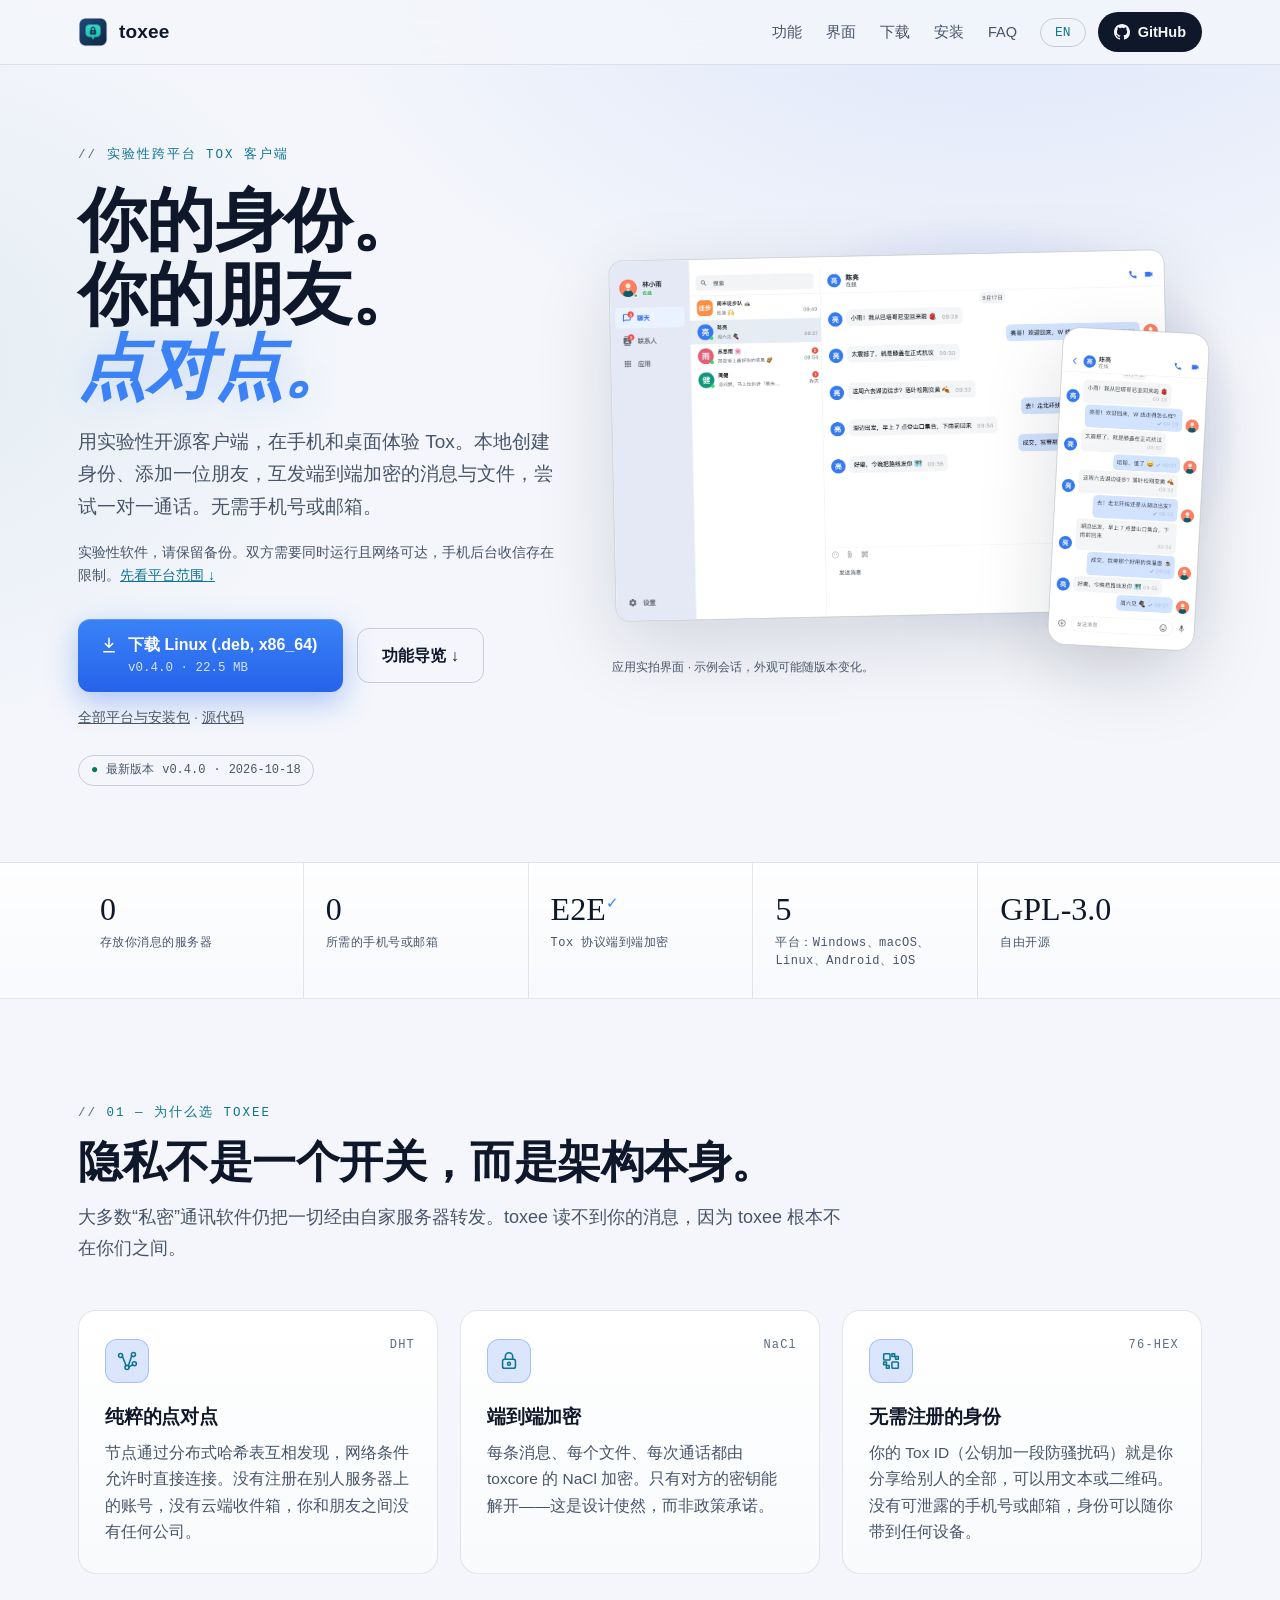
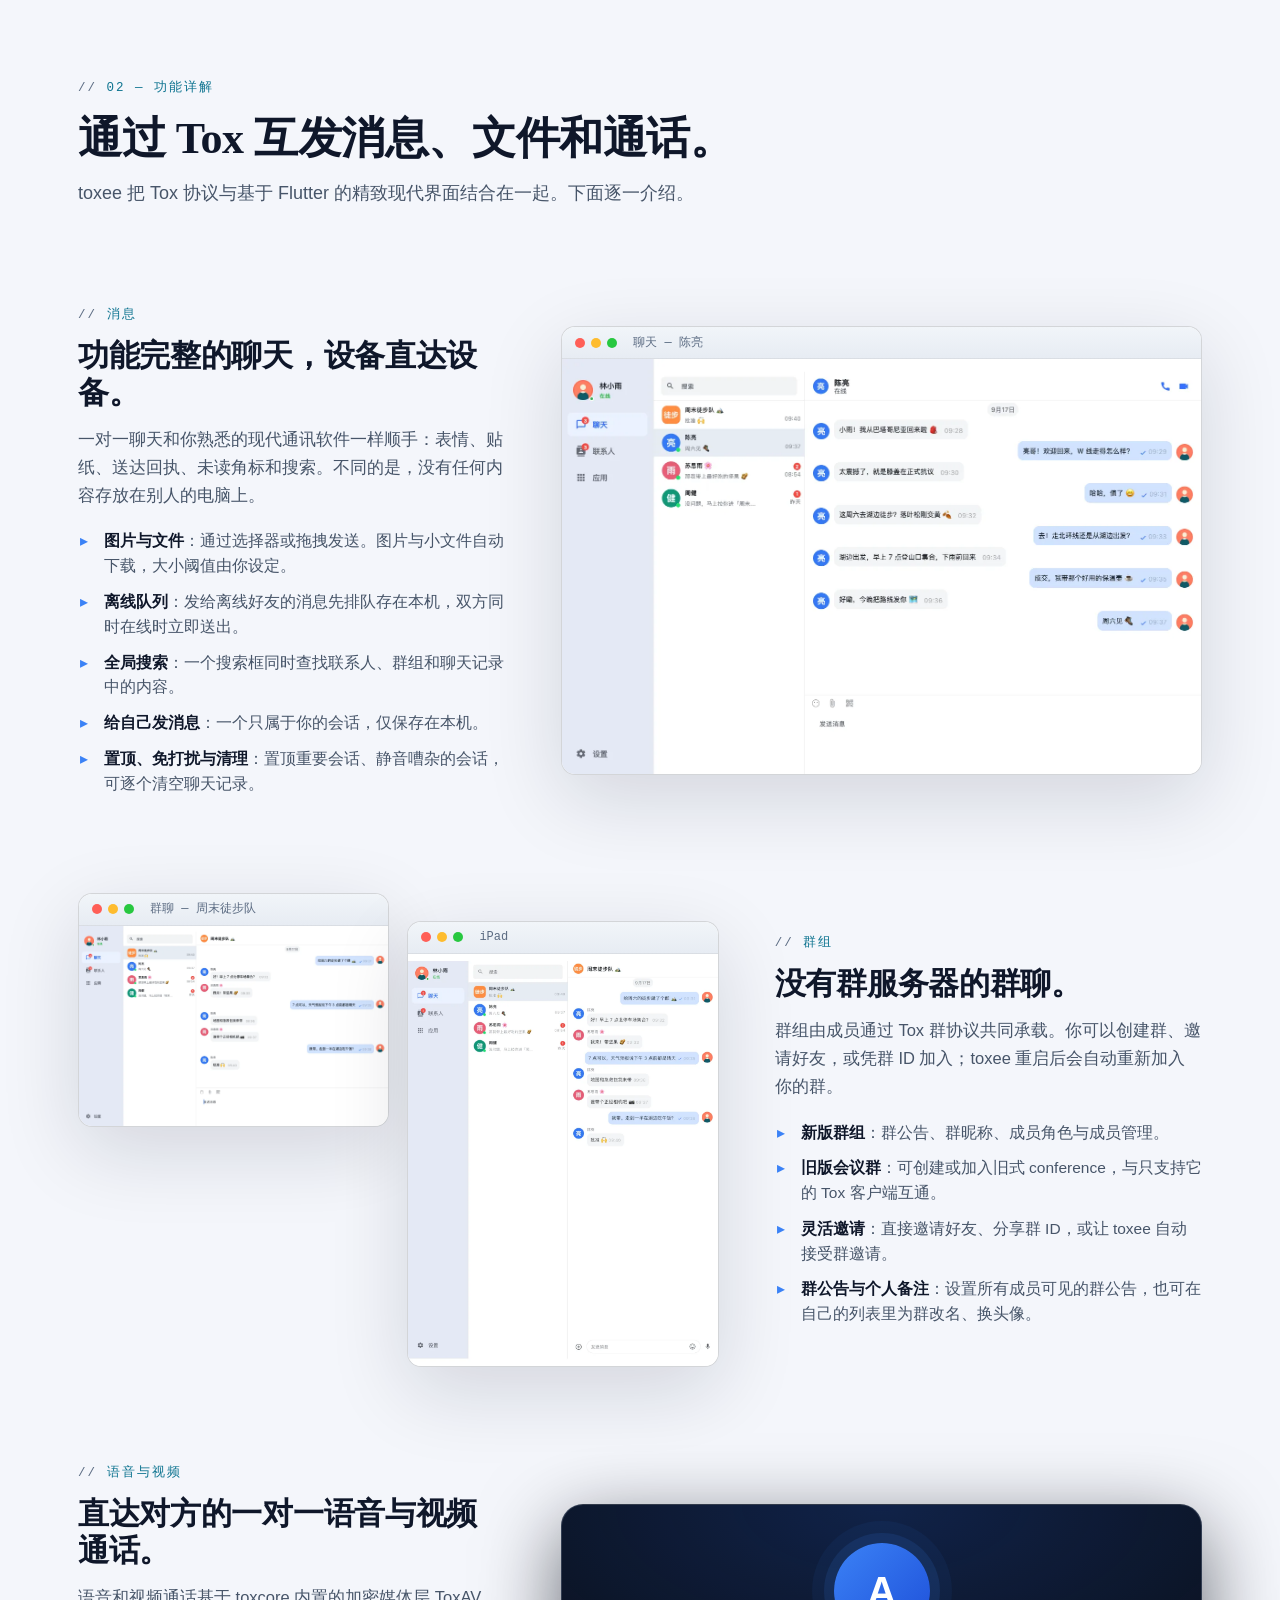
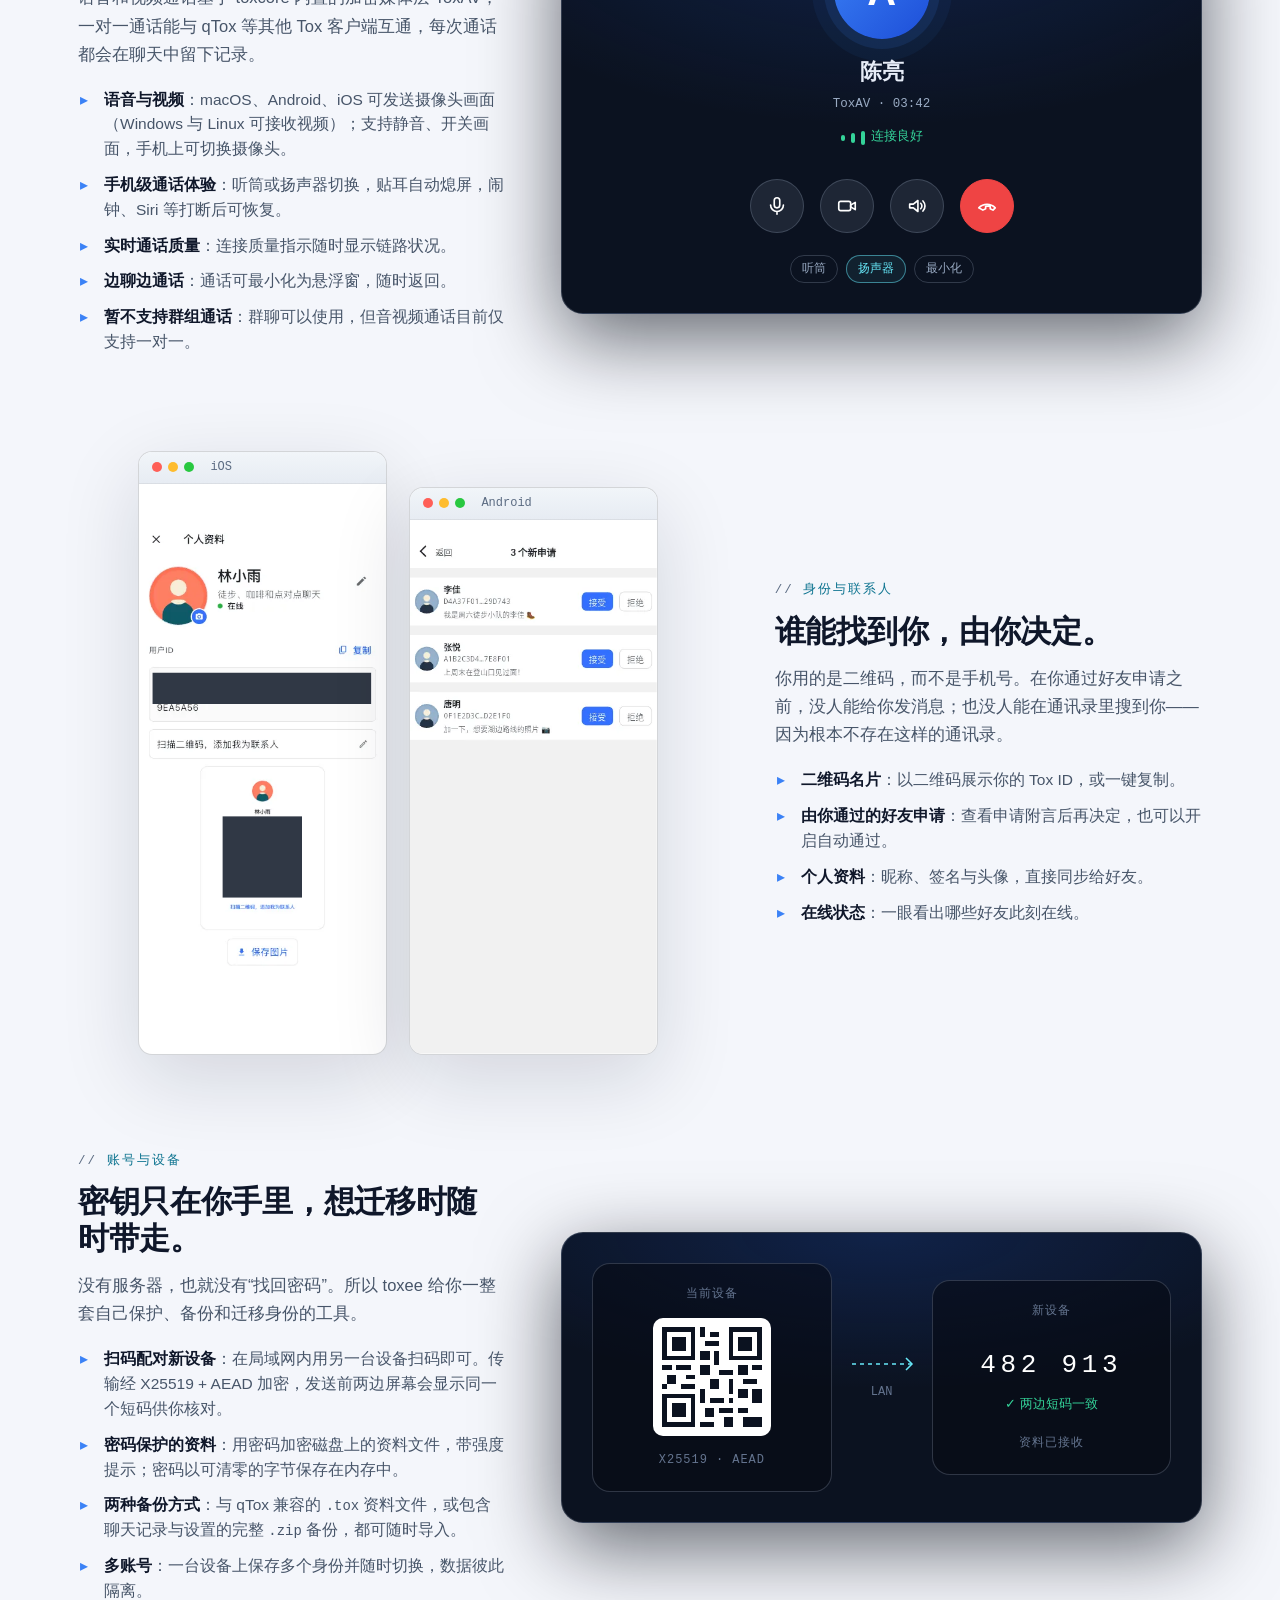
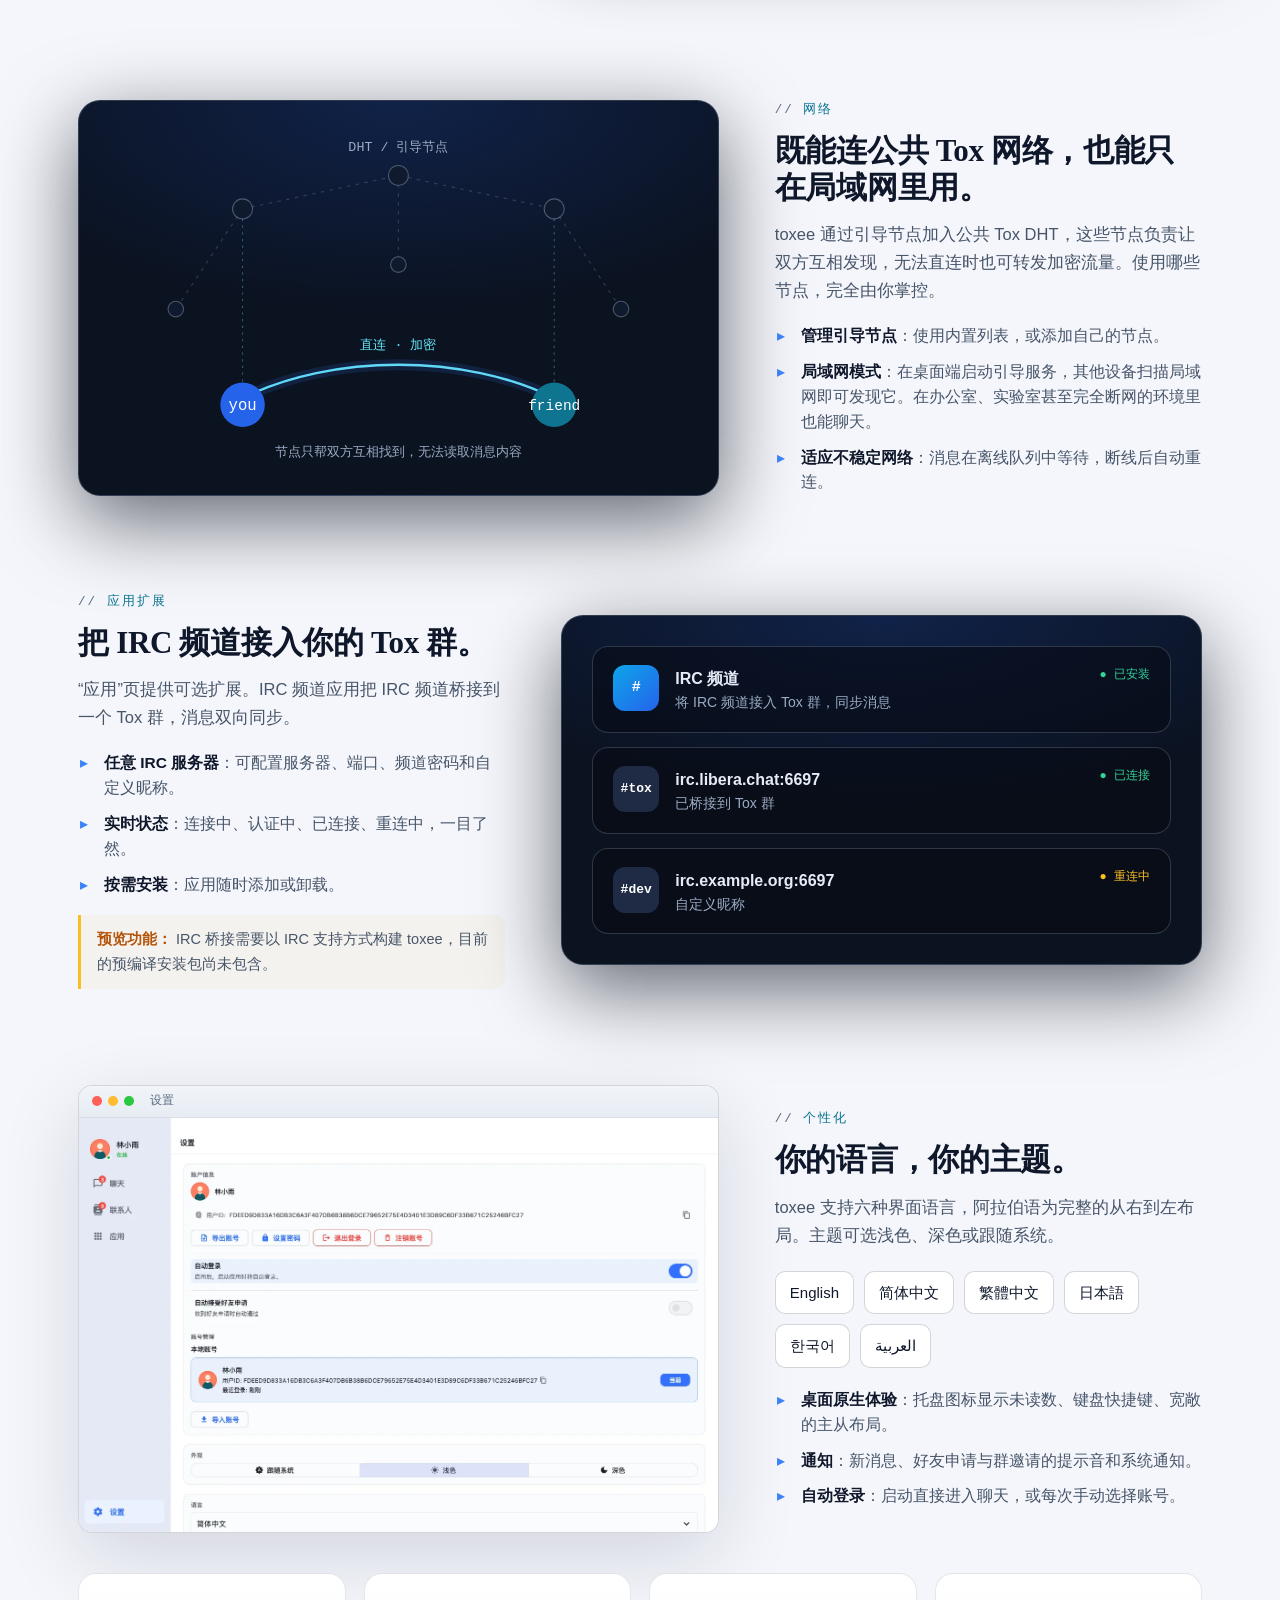
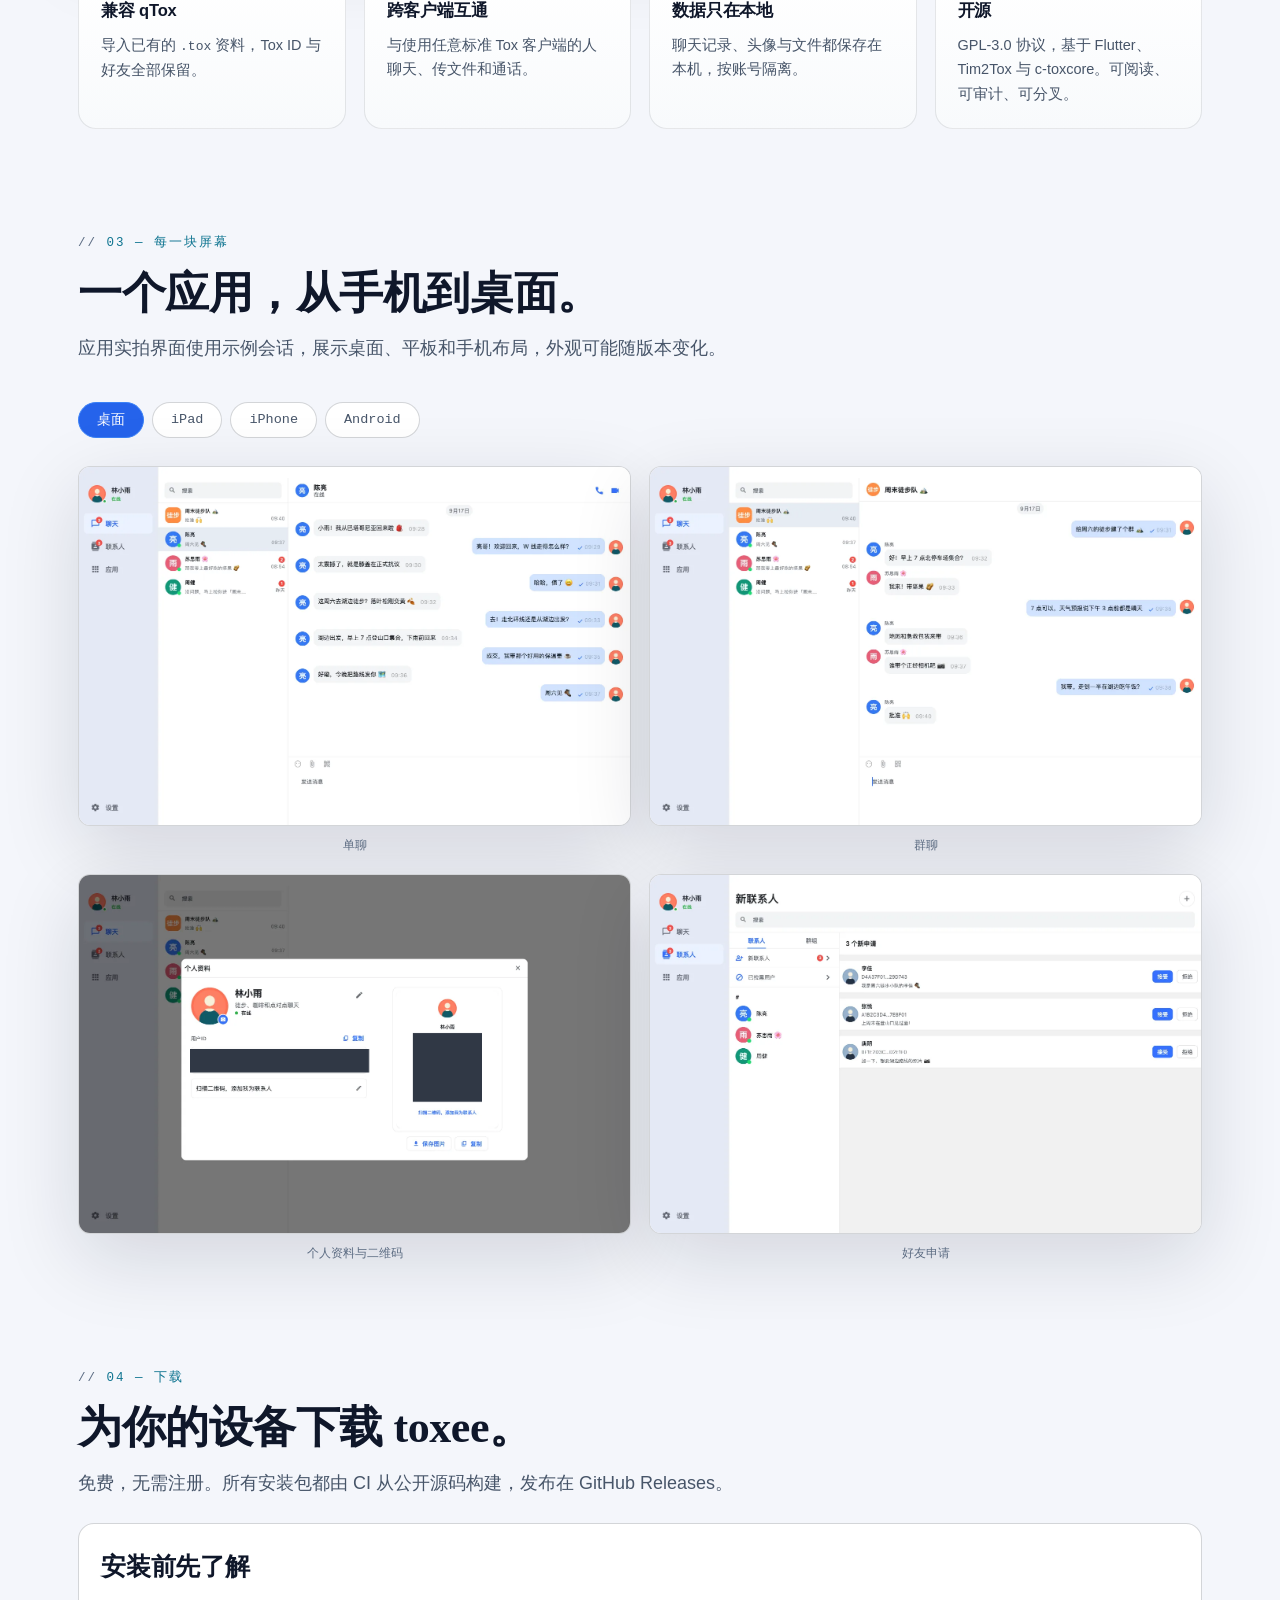
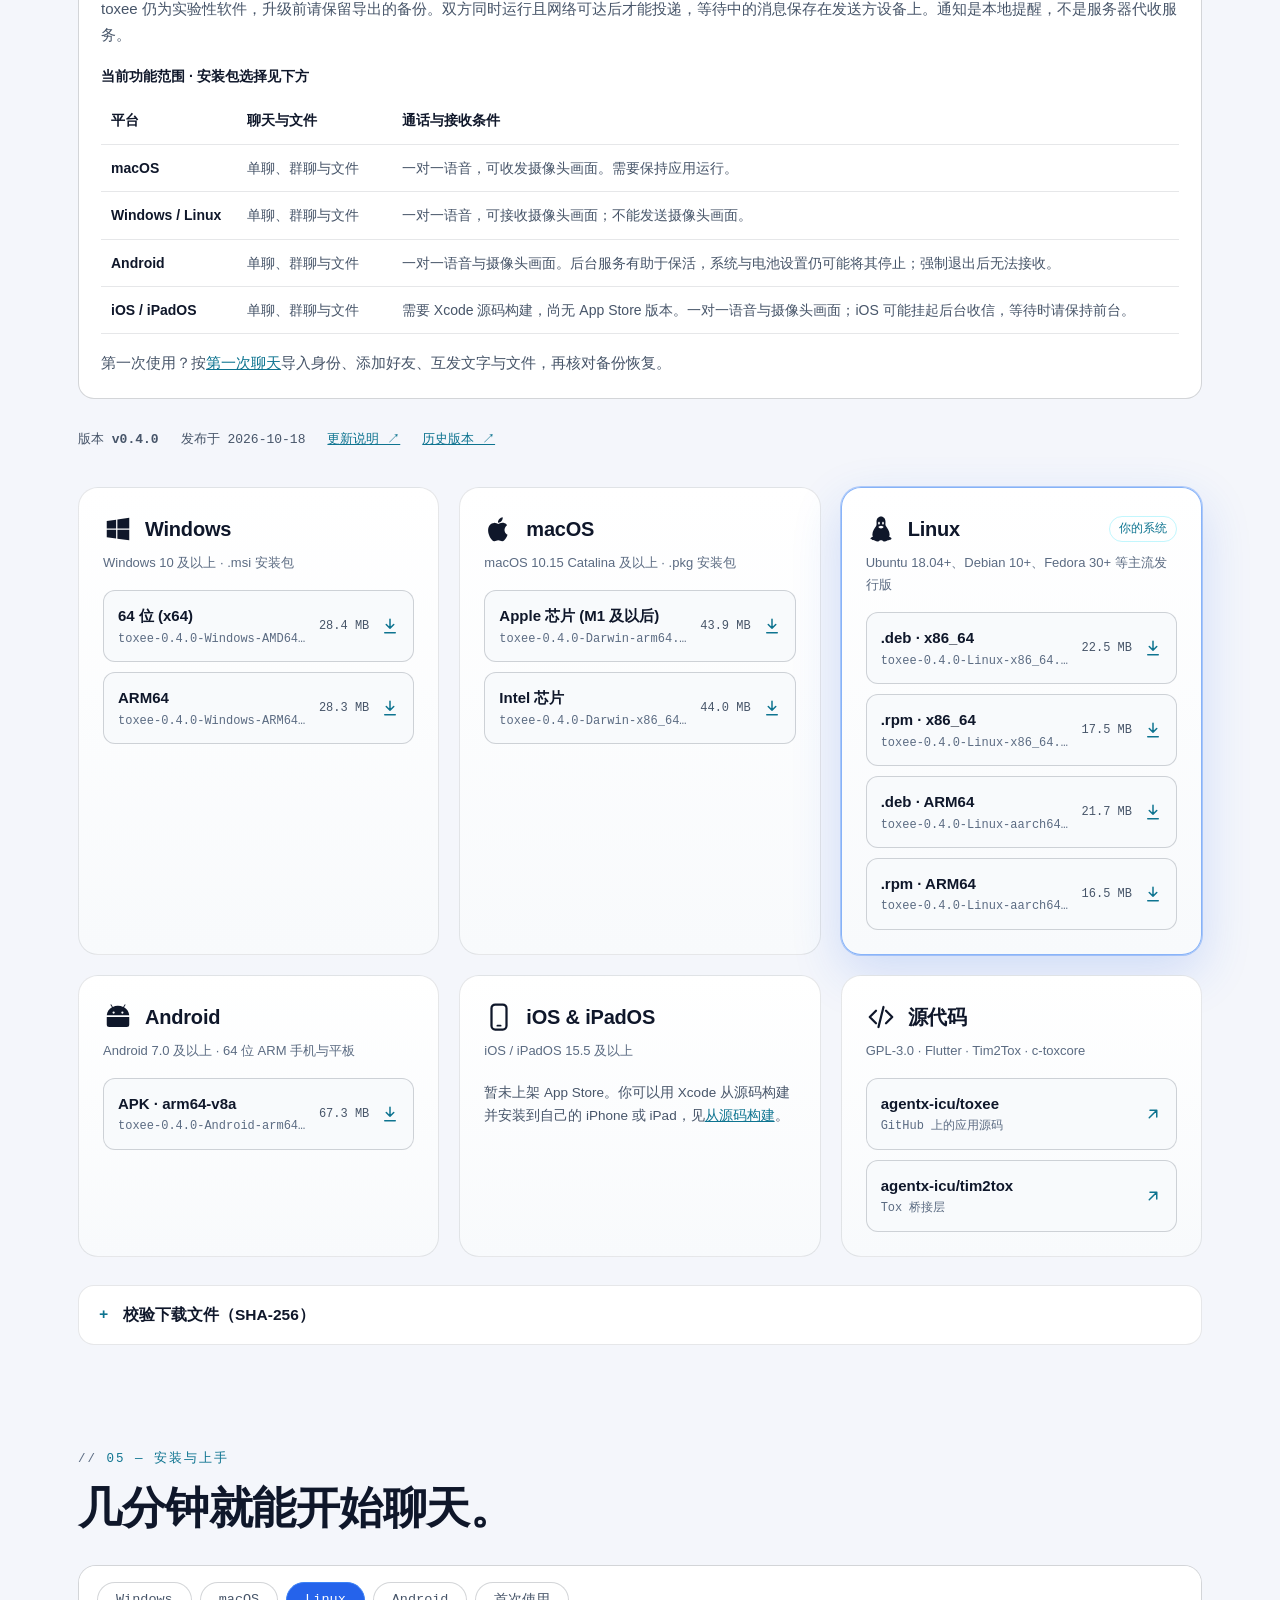
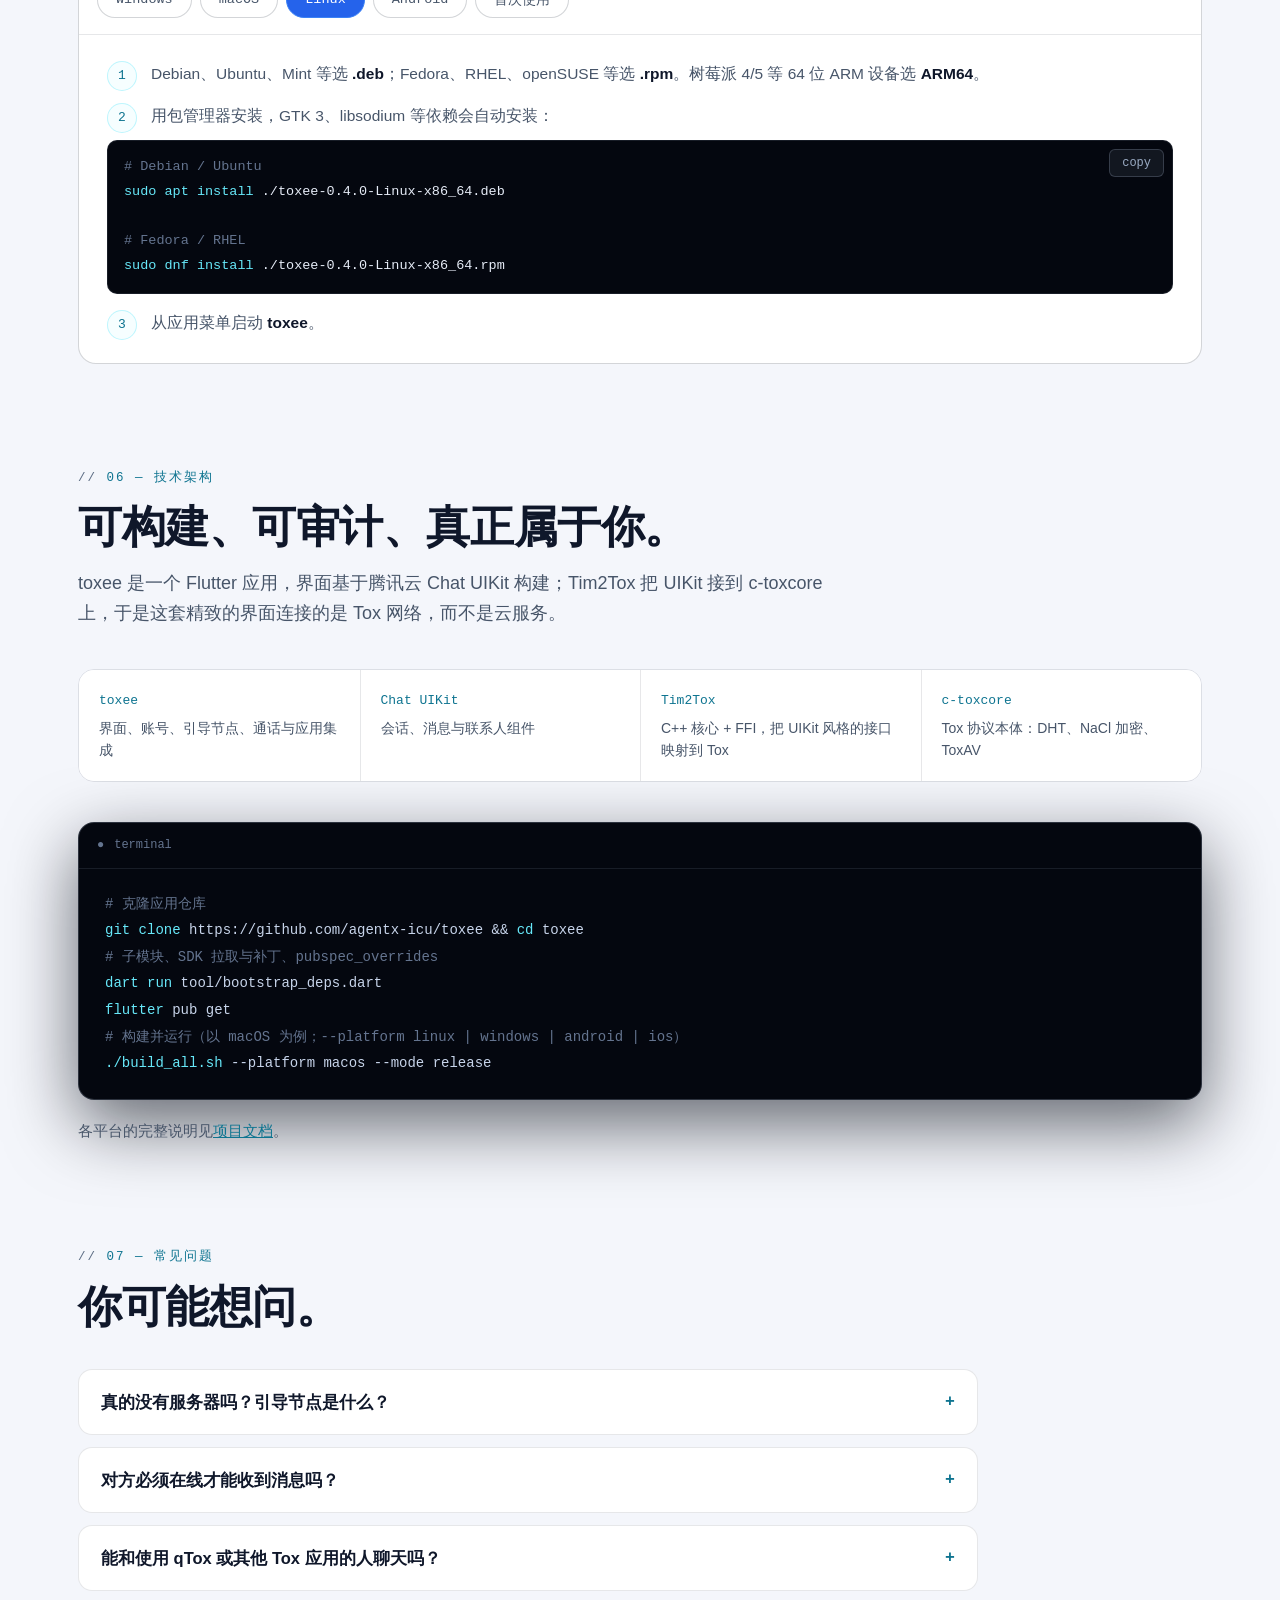
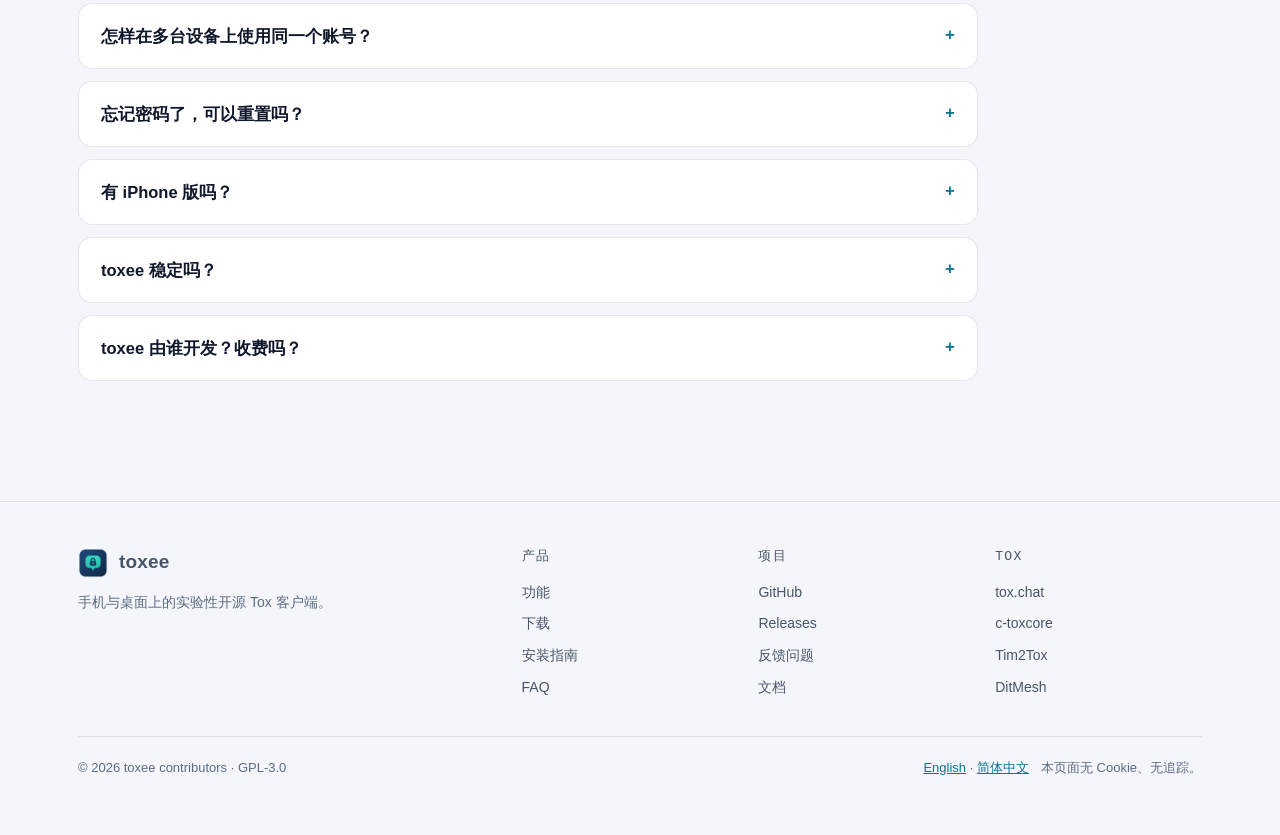
<file: zh/index.html>
<!DOCTYPE html>
<!-- Generated from ../index.html by tools/build_lang_pages.py. Do not edit. -->
<html lang="zh-Hans" data-lang="zh" data-page-lang="zh" data-base="../">
<head>
<meta charset="utf-8">
<meta name="viewport" content="width=device-width, initial-scale=1">
<title>toxee — 实验性的跨平台 Tox 聊天</title>
<meta name="description" content="toxee 是手机与桌面上的实验性开源 Tox 客户端。消息、文件与一对一通话端到端加密，双方需要同时运行且网络可达。">
<meta name="theme-color" content="#f4f6fb" media="(prefers-color-scheme: light)">
<meta name="theme-color" content="#070b14" media="(prefers-color-scheme: dark)">
<link rel="canonical" href="https://toxee.agentx.icu/zh/">
<link rel="alternate" hreflang="en" href="https://toxee.agentx.icu/en/">
<link rel="alternate" hreflang="zh-Hans" href="https://toxee.agentx.icu/zh/">
<link rel="alternate" hreflang="x-default" href="https://toxee.agentx.icu/">
<link rel="icon" type="image/png" href="../assets/img/app_icon.png">
<link rel="apple-touch-icon" href="../assets/img/app_icon.png">
<meta property="og:type" content="website">
<meta property="og:locale" content="zh_CN">
<meta property="og:url" content="https://toxee.agentx.icu/zh/">
<meta property="og:title" content="toxee — 手机与桌面上的实验性 Tox 聊天">
<meta property="og:description" content="实验性的跨平台 Tox 客户端。本地身份、加密会话与清楚的平台范围。">
<meta property="og:image" content="https://toxee.agentx.icu/assets/img/zh/og.jpg">
<meta property="og:image:width" content="1200">
<meta property="og:image:height" content="630">
<meta name="twitter:card" content="summary_large_image">
<script type="application/ld+json">
{
  "@context": "https://schema.org",
  "@type": "SoftwareApplication",
  "name": "toxee",
  "url": "https://toxee.agentx.icu/zh/",
  "inLanguage": "zh-Hans",
  "description": "实验性的开源 Tox 点对点客户端，本地身份、加密消息、文件与一对一通话。",
  "applicationCategory": "CommunicationApplication",
  "operatingSystem": "Windows, macOS, Linux, Android, iOS",
  "softwareVersion": "0.4.0",
  "license": "https://www.gnu.org/licenses/gpl-3.0.html",
  "downloadUrl": "https://toxee.agentx.icu/#download",
  "image": "https://toxee.agentx.icu/assets/img/app_icon.png",
  "screenshot": "https://toxee.agentx.icu/assets/img/zh/og.jpg",
  "offers": { "@type": "Offer", "price": "0", "priceCurrency": "USD" },
  "author": { "@type": "Organization", "name": "agentx-icu", "url": "https://github.com/agentx-icu" }
}
</script>
<script>
  // Pick the language before first paint so the page never flashes the wrong one.
  (function () {
    var l = document.documentElement.getAttribute("data-page-lang");
    if (!l) {
      try { l = localStorage.getItem("toxee_lang"); } catch (e) {}
      var q = /[?&]lang=(en|zh)\b/.exec(location.search);
      if (q) l = q[1];
      if (l !== "en" && l !== "zh") l = /^zh\b/i.test(navigator.language || "") ? "zh" : "en";
    }
    document.documentElement.setAttribute("data-lang", l);
    document.documentElement.lang = l === "zh" ? "zh-Hans" : "en";
  })();
</script>
<link rel="stylesheet" href="../assets/css/site.css">
</head>
<body>
<a class="skip" href="#main"><span class="en">Skip to content</span><span class="zh">跳到正文</span></a>
<div class="mesh" aria-hidden="true"></div>

<!-- ====================================================== nav -->
<nav class="nav">
  <div class="wrap nav-in">
    <a class="brand" href="#top"><img src="../assets/img/app_icon.png" alt="" width="30" height="30"><span>toxee</span></a>
    <div class="nav-spacer"></div>
    <div class="nav-links" id="navLinks">
      <a class="nav-a" href="#features"><span class="en">Features</span><span class="zh">功能</span></a>
      <a class="nav-a" href="#screens"><span class="en">Screens</span><span class="zh">界面</span></a>
      <a class="nav-a" href="#download"><span class="en">Download</span><span class="zh">下载</span></a>
      <a class="nav-a" href="#install"><span class="en">Install</span><span class="zh">安装</span></a>
      <a class="nav-a" href="#faq">FAQ</a>
    </div>
    <button class="lang-toggle" type="button" data-aria-en="切换到中文" data-aria-zh="Switch to English" aria-label="切换到中文"><span class="en">中文</span><span class="zh">EN</span></button>
    <a class="gh" href="https://github.com/agentx-icu/toxee" rel="noopener" aria-label="toxee on GitHub">
      <svg width="16" height="16" viewBox="0 0 16 16" fill="currentColor" aria-hidden="true"><path d="M8 0C3.58 0 0 3.58 0 8c0 3.54 2.29 6.53 5.47 7.59.4.07.55-.17.55-.38 0-.19-.01-.82-.01-1.49-2.01.37-2.53-.49-2.69-.94-.09-.23-.48-.94-.82-1.130-.28-.15-.68-.52-.01-.53.63-.01 1.08.58 1.23.82.72 1.21 1.87.87 2.33.66.07-.52.28-.87.51-1.07-1.78-.2-3.64-.89-3.64-3.95 0-.87.31-1.59.82-2.15-.08-.2-.36-1.02.08-2.12 0 0 .67-.21 2.2.82.64-.18 1.32-.27 2-.27s1.36.09 2 .27c1.53-1.04 2.2-.82 2.2-.82.44 1.1.16 1.92.08 2.12.51.56.82 1.27.82 2.15 0 3.070-1.87 3.75-3.65 3.95.29.25.54.73.54 1.48 0 1.07-.01 1.93-.01 2.2 0 .21.15.46.55.38A8.01 8.01 0 0 0 16 8c0-4.42-3.58-8-8-8z"/></svg>
      <span>GitHub</span>
    </a>
    <button class="menu-btn" id="menuBtn" type="button" aria-controls="navLinks" aria-expanded="false" data-aria-en="Menu" data-aria-zh="菜单" aria-label="Menu" hidden>
      <svg width="20" height="20" viewBox="0 0 20 20" aria-hidden="true"><path d="M3 5.5h14M3 10h14M3 14.5h14" stroke="currentColor" stroke-width="1.8" stroke-linecap="round" fill="none"/></svg>
    </button>
  </div>
</nav>

<!-- ====================================================== hero -->
<header class="hero" id="top">
  <div class="wrap hero-grid">
    <div>
      <div class="eyebrow rise d1"><span class="en">experimental cross-platform Tox client</span><span class="zh">实验性跨平台 Tox 客户端</span></div>
      <h1 class="rise d2"><span class="en">Your identity.<br>Your friends.<br><em>Direct.</em></span><span class="zh">你的身份。<br>你的朋友。<br><em>点对点。</em></span></h1>
      <p class="lead rise d3">
        <span class="en">Try Tox on phone and desktop with an experimental, open-source client. Create your identity locally, add a friend and exchange end-to-end encrypted messages, files and one-to-one calls. No phone number or email is required.</span>
        <span class="zh">用实验性开源客户端，在手机和桌面体验 Tox。本地创建身份、添加一位朋友，互发端到端加密的消息与文件，尝试一对一通话。无需手机号或邮箱。</span>
      </p>
      <p class="hero-expectations rise d4"><span class="en">Experimental software: keep backups. Both apps must be running and reachable; phone background delivery is limited. <a href="#before-download">Check your platform ↓</a></span><span class="zh">实验性软件，请保留备份。双方需要同时运行且网络可达，手机后台收信存在限制。<a href="#before-download">先看平台范围 ↓</a></span></p>
      <div class="cta-row rise d4">
        <a class="btn btn-blue btn-dl" id="hero-dl" href="#download">
          <span class="row">
            <svg viewBox="0 0 24 24" fill="none" stroke="currentColor" stroke-width="2" stroke-linecap="round" stroke-linejoin="round" aria-hidden="true"><path d="M12 3v12M7 10l5 5 5-5M5 21h14"/></svg>
            <span class="hero-dl-label"><span class="en">Download toxee</span><span class="zh">下载 toxee</span></span>
          </span>
          <small class="hero-dl-sub" data-version>v0.4.0</small>
        </a>
        <a class="btn btn-ghost" href="#features"><span class="en">Take the tour ↓</span><span class="zh">功能导览 ↓</span></a>
      </div>
      <div class="hero-alt rise d5">
        <span id="hero-other-mac" hidden><span class="en">Other Mac? </span><span class="zh">另一种 Mac？</span><a href="#download">macOS (Intel)</a> · </span>
        <a href="#download"><span class="en">All platforms &amp; packages</span><span class="zh">全部平台与安装包</span></a> ·
        <a href="https://github.com/agentx-icu/toxee" rel="noopener"><span class="en">Source code</span><span class="zh">源代码</span></a>
      </div>
      <a class="badge rise d5" data-release-link href="https://github.com/agentx-icu/toxee/releases/tag/v0.4.0"><b aria-hidden="true">●</b><span class="en">latest</span><span class="zh">最新版本</span> <span data-version>v0.4.0</span> · <span data-release-date>2026-10-18</span></a>
    </div>
    <figure class="hero-shot rise d3">
      <div class="frame">
        <img data-shot="desktop/c2c.webp" src="../assets/img/zh/desktop/c2c.webp" width="1400" height="909" fetchpriority="high"
             data-alt-en="Captured toxee desktop application showing a sample one-to-one conversation"
             data-alt-zh="toxee 桌面应用实拍界面，展示示例单聊"
             alt="Captured toxee desktop application showing a sample one-to-one conversation">
      </div>
      <div class="frame hero-phone">
        <img data-shot="ios/c2c.webp" src="../assets/img/zh/ios/c2c.webp" width="402" height="874"
             data-alt-en="Captured toxee iPhone application showing the sample conversation"
             data-alt-zh="toxee iPhone 应用实拍界面，展示同一示例会话"
             alt="Captured toxee iPhone application showing the sample conversation">
      </div>
      <figcaption><span class="en">Captured app screens · sample conversations. Appearance may change between releases.</span><span class="zh">应用实拍界面 · 示例会话，外观可能随版本变化。</span></figcaption>
    </figure>
  </div>

  <div class="stats">
    <div class="wrap stats-in">
      <div class="stat"><div class="n">0</div><div class="l"><span class="en">servers holding your messages</span><span class="zh">存放你消息的服务器</span></div></div>
      <div class="stat"><div class="n">0</div><div class="l"><span class="en">phone numbers or emails needed</span><span class="zh">所需的手机号或邮箱</span></div></div>
      <div class="stat"><div class="n">E2E<sup>✓</sup></div><div class="l"><span class="en">encrypted by the Tox protocol</span><span class="zh">Tox 协议端到端加密</span></div></div>
      <div class="stat"><div class="n">5</div><div class="l"><span class="en">platforms: Windows, macOS, Linux, Android, iOS</span><span class="zh">平台：Windows、macOS、Linux、Android、iOS</span></div></div>
      <div class="stat"><div class="n">GPL-3.0</div><div class="l"><span class="en">free &amp; open source</span><span class="zh">自由开源</span></div></div>
    </div>
  </div>
</header>

<main id="main">

<!-- ====================================================== why -->
<section id="why">
  <div class="wrap">
    <div class="sec-head">
      <div class="eyebrow"><span class="en">01 — why toxee</span><span class="zh">01 — 为什么选 toxee</span></div>
      <h2><span class="en">Privacy isn't a setting. It's the architecture.</span><span class="zh">隐私不是一个开关，而是架构本身。</span></h2>
      <p><span class="en">Most "private" messengers still route everything through their own machines. toxee can't read your messages, because toxee isn't in the middle of them.</span><span class="zh">大多数“私密”通讯软件仍把一切经由自家服务器转发。toxee 读不到你的消息，因为 toxee 根本不在你们之间。</span></p>
    </div>
    <div class="grid3">
      <div class="card">
        <span class="tag">DHT</span>
        <div class="ic"><svg viewBox="0 0 24 24" aria-hidden="true"><circle cx="5" cy="6" r="2.2"/><circle cx="19" cy="5" r="2.2"/><circle cx="12" cy="19" r="2.2"/><circle cx="20" cy="15" r="2.2"/><path d="M7 7l4 10M17.2 6.2L13.5 17M14 18.6l4.2-2.6"/></svg></div>
        <h3><span class="en">Pure peer-to-peer</span><span class="zh">纯粹的点对点</span></h3>
        <p><span class="en">Peers find each other through a distributed hash table and connect directly whenever the network allows. No accounts on anyone's server, no cloud inbox, no company between you and your friends.</span><span class="zh">节点通过分布式哈希表互相发现，网络条件允许时直接连接。没有注册在别人服务器上的账号，没有云端收件箱，你和朋友之间没有任何公司。</span></p>
      </div>
      <div class="card">
        <span class="tag">NaCl</span>
        <div class="ic"><svg viewBox="0 0 24 24" aria-hidden="true"><rect x="5" y="10" width="14" height="10" rx="2"/><path d="M8 10V7a4 4 0 0 1 8 0v3"/><circle cx="12" cy="15" r="1.6"/></svg></div>
        <h3><span class="en">Encrypted end to end</span><span class="zh">端到端加密</span></h3>
        <p><span class="en">Every message, file and call is encrypted with toxcore's NaCl cryptography. Only your friend's key can open it, by design rather than by policy.</span><span class="zh">每条消息、每个文件、每次通话都由 toxcore 的 NaCl 加密。只有对方的密钥能解开——这是设计使然，而非政策承诺。</span></p>
      </div>
      <div class="card">
        <span class="tag">76-HEX</span>
        <div class="ic"><svg viewBox="0 0 24 24" aria-hidden="true"><rect x="4" y="4" width="7" height="7" rx="1"/><rect x="13" y="4" width="3" height="3"/><rect x="17" y="7" width="3" height="3"/><rect x="4" y="13" width="3" height="3"/><rect x="7" y="17" width="3" height="3"/><rect x="13" y="13" width="7" height="7" rx="1"/></svg></div>
        <h3><span class="en">Identity without sign-up</span><span class="zh">无需注册的身份</span></h3>
        <p><span class="en">Your Tox ID (your public key plus a short anti-spam code) is what you share, as text or a QR code. There is no phone number or email to leak, and you can take your identity to any of your devices.</span><span class="zh">你的 Tox ID（公钥加一段防骚扰码）就是你分享给别人的全部，可以用文本或二维码。没有可泄露的手机号或邮箱，身份可以随你带到任何设备。</span></p>
      </div>
    </div>
  </div>
</section>

<!-- ====================================================== features -->
<section id="features">
  <div class="wrap">
    <div class="sec-head">
      <div class="eyebrow"><span class="en">02 — what it does</span><span class="zh">02 — 功能详解</span></div>
      <h2><span class="en">Messages, files and calls over Tox.</span><span class="zh">通过 Tox 互发消息、文件和通话。</span></h2>
      <p><span class="en">toxee pairs the Tox protocol with a polished, modern interface built in Flutter. Here's what's inside.</span><span class="zh">toxee 把 Tox 协议与基于 Flutter 的精致现代界面结合在一起。下面逐一介绍。</span></p>
    </div>

    <!-- messaging -->
    <div class="feat">
      <div class="feat-copy">
        <div class="eyebrow"><span class="en">messaging</span><span class="zh">消息</span></div>
        <h3><span class="en">Full-featured chat, delivered device to device.</span><span class="zh">功能完整的聊天，设备直达设备。</span></h3>
        <p><span class="en">One-to-one chats feel like any modern messenger: emoji, stickers, delivery receipts, unread badges and search. The difference is that nothing is stored on anyone else's computer.</span><span class="zh">一对一聊天和你熟悉的现代通讯软件一样顺手：表情、贴纸、送达回执、未读角标和搜索。不同的是，没有任何内容存放在别人的电脑上。</span></p>
        <ul class="ticks">
          <li><span class="en"><b>Photos &amp; files</b>: send by picker or drag-and-drop. Images and small files download automatically, and you choose the size limit.</span><span class="zh"><b>图片与文件</b>：通过选择器或拖拽发送。图片与小文件自动下载，大小阈值由你设定。</span></li>
          <li><span class="en"><b>Offline queue</b>: messages to an offline friend are queued on your device and sent as soon as you're both online.</span><span class="zh"><b>离线队列</b>：发给离线好友的消息先排队存在本机，双方同时在线时立即送出。</span></li>
          <li><span class="en"><b>Search everything</b>: find contacts, groups and words inside your chat history from one search box.</span><span class="zh"><b>全局搜索</b>：一个搜索框同时查找联系人、群组和聊天记录中的内容。</span></li>
          <li><span class="en"><b>Notes to self</b>: a private conversation with yourself, saved only on this device.</span><span class="zh"><b>给自己发消息</b>：一个只属于你的会话，仅保存在本机。</span></li>
          <li><span class="en"><b>Pin, mute &amp; tidy</b>: pin important chats, mute noisy ones, clear history per conversation.</span><span class="zh"><b>置顶、免打扰与清理</b>：置顶重要会话、静音嘈杂的会话，可逐个清空聊天记录。</span></li>
        </ul>
      </div>
      <div class="frame">
        <div class="bar" aria-hidden="true"><i></i><i></i><i></i><b><span class="en">chat — Alex Chen</span><span class="zh">聊天 — 陈亮</span></b></div>
        <img data-shot="desktop/c2c.webp" src="../assets/img/zh/desktop/c2c.webp" width="1400" height="909" loading="lazy"
             data-alt-en="toxee desktop: one-to-one chat with delivery ticks and emoji" data-alt-zh="toxee 桌面端：带送达标记与表情的一对一聊天"
             alt="toxee desktop: one-to-one chat with delivery ticks and emoji">
      </div>
    </div>

    <!-- groups -->
    <div class="feat flip">
      <div class="duo">
        <div class="frame">
          <div class="bar" aria-hidden="true"><i></i><i></i><i></i><b><span class="en">group — Weekend Hikers</span><span class="zh">群聊 — 周末徒步队</span></b></div>
          <img data-shot="desktop/group_chat.webp" src="../assets/img/zh/desktop/group_chat.webp" width="1400" height="909" loading="lazy"
               data-alt-en="toxee desktop: a group chat with several members" data-alt-zh="toxee 桌面端：多人群聊" alt="toxee desktop: a group chat with several members">
        </div>
        <div class="frame">
          <div class="bar" aria-hidden="true"><i></i><i></i><i></i><b>iPad</b></div>
          <img data-shot="ipad/group_chat.webp" src="../assets/img/zh/ipad/group_chat.webp" width="1032" height="1376" loading="lazy"
               data-alt-en="toxee on iPad: group chat in a split view" data-alt-zh="toxee iPad 版：分栏布局中的群聊" alt="toxee on iPad: group chat in a split view">
        </div>
      </div>
      <div class="feat-copy">
        <div class="eyebrow"><span class="en">groups</span><span class="zh">群组</span></div>
        <h3><span class="en">Group chats with no group server.</span><span class="zh">没有群服务器的群聊。</span></h3>
        <p><span class="en">Groups are hosted by their members over Tox's group protocol. Create one, invite friends, or join with a group ID. When toxee restarts, it rejoins your groups automatically.</span><span class="zh">群组由成员通过 Tox 群协议共同承载。你可以创建群、邀请好友，或凭群 ID 加入；toxee 重启后会自动重新加入你的群。</span></p>
        <ul class="ticks">
          <li><span class="en"><b>Modern groups</b>: topics, member nicknames, roles and member management.</span><span class="zh"><b>新版群组</b>：群公告、群昵称、成员角色与成员管理。</span></li>
          <li><span class="en"><b>Legacy conferences</b>: create or join the older conference type to talk with Tox clients that only support it.</span><span class="zh"><b>旧版会议群</b>：可创建或加入旧式 conference，与只支持它的 Tox 客户端互通。</span></li>
          <li><span class="en"><b>Invite your way</b>: invite friends directly, share a group ID, or let toxee auto-accept invitations.</span><span class="zh"><b>灵活邀请</b>：直接邀请好友、分享群 ID，或让 toxee 自动接受群邀请。</span></li>
          <li><span class="en"><b>Topics &amp; your own labels</b>: set a group topic everyone sees, and give groups your own name and avatar in your list.</span><span class="zh"><b>群公告与个人备注</b>：设置所有成员可见的群公告，也可在自己的列表里为群改名、换头像。</span></li>
        </ul>
      </div>
    </div>

    <!-- calls -->
    <div class="feat">
      <div class="feat-copy">
        <div class="eyebrow"><span class="en">voice &amp; video</span><span class="zh">语音与视频</span></div>
        <h3><span class="en">One-to-one calls that go straight to the other person.</span><span class="zh">直达对方的一对一语音与视频通话。</span></h3>
        <p><span class="en">Audio and video calls run over ToxAV, the encrypted media layer built into toxcore. One-to-one calls work with other Tox clients such as qTox, and every call leaves a record in the chat.</span><span class="zh">语音和视频通话基于 toxcore 内置的加密媒体层 ToxAV，一对一通话能与 qTox 等其他 Tox 客户端互通，每次通话都会在聊天中留下记录。</span></p>
        <ul class="ticks">
          <li><span class="en"><b>Audio &amp; video calls</b>: send camera video from macOS, Android and iOS (Windows and Linux receive video); mute, turn video on or off, switch cameras on phones.</span><span class="zh"><b>语音与视频</b>：macOS、Android、iOS 可发送摄像头画面（Windows 与 Linux 可接收视频）；支持静音、开关画面，手机上可切换摄像头。</span></li>
          <li><span class="en"><b>Phone-grade audio on mobile</b>: earpiece or speaker, the screen turns off when the phone is at your ear, and calls survive interruptions such as alarms or Siri.</span><span class="zh"><b>手机级通话体验</b>：听筒或扬声器切换，贴耳自动熄屏，闹钟、Siri 等打断后可恢复。</span></li>
          <li><span class="en"><b>Live call quality</b>: a connection indicator shows how the link is holding up.</span><span class="zh"><b>实时通话质量</b>：连接质量指示随时显示链路状况。</span></li>
          <li><span class="en"><b>Keep chatting</b>: minimize the call to a floating window and come back to it anytime.</span><span class="zh"><b>边聊边通话</b>：通话可最小化为悬浮窗，随时返回。</span></li>
          <li><span class="en"><b>Group calls are not supported yet</b>: group chats work, but audio and video calls are currently one-to-one.</span><span class="zh"><b>暂不支持群组通话</b>：群聊可以使用，但音视频通话目前仅支持一对一。</span></li>
        </ul>
      </div>
      <div class="mock" aria-hidden="true">
        <div class="call">
          <div class="avatar">A</div>
          <div class="who"><span class="en">Alex Chen</span><span class="zh">陈亮</span></div>
          <div class="meta">ToxAV · 03:42</div>
          <div class="q"><i style="height:6px"></i><i style="height:10px"></i><i style="height:14px"></i><span class="en">Good connection</span><span class="zh">连接良好</span></div>
          <div class="ctrls">
            <span><svg viewBox="0 0 24 24"><rect x="9" y="3" width="6" height="11" rx="3"/><path d="M5 11a7 7 0 0 0 14 0M12 18v3"/></svg></span>
            <span><svg viewBox="0 0 24 24"><rect x="3" y="7" width="13" height="10" rx="2"/><path d="M16 11l5-3v8l-5-3z"/></svg></span>
            <span><svg viewBox="0 0 24 24"><path d="M4 10v4h4l5 4V6L8 10zM16 9a4 4 0 0 1 0 6M18.5 6.5a8 8 0 0 1 0 11"/></svg></span>
            <span class="end"><svg viewBox="0 0 24 24"><path d="M3 14c5-5 13-5 18 0l-2.5 2.5-3-1.5v-2.5a10 10 0 0 0-5 0V15l-3 1.5z"/></svg></span>
          </div>
          <div class="route">
            <span class="chip"><span class="en">earpiece</span><span class="zh">听筒</span></span>
            <span class="chip on"><span class="en">speaker</span><span class="zh">扬声器</span></span>
            <span class="chip"><span class="en">minimize</span><span class="zh">最小化</span></span>
          </div>
        </div>
      </div>
    </div>

    <!-- identity -->
    <div class="feat flip">
      <div class="phone-duo">
        <div class="frame">
          <div class="bar" aria-hidden="true"><i></i><i></i><i></i><b>iOS</b></div>
          <img data-shot="ios/self_profile.webp" src="../assets/img/zh/ios/self_profile.webp" width="402" height="874" loading="lazy"
               data-alt-en="toxee on iPhone: profile with a QR code of the Tox ID" data-alt-zh="toxee iPhone 版：带 Tox ID 二维码的个人资料" alt="toxee on iPhone: profile with a QR code of the Tox ID">
        </div>
        <div class="frame">
          <div class="bar" aria-hidden="true"><i></i><i></i><i></i><b>Android</b></div>
          <img data-shot="android/new_application.webp" src="../assets/img/zh/android/new_application.webp" width="412" height="891" loading="lazy"
               data-alt-en="toxee on Android: a friend request waiting for approval" data-alt-zh="toxee Android 版：等待通过的好友申请" alt="toxee on Android: a friend request waiting for approval">
        </div>
      </div>
      <div class="feat-copy">
        <div class="eyebrow"><span class="en">identity &amp; contacts</span><span class="zh">身份与联系人</span></div>
        <h3><span class="en">You decide who can reach you.</span><span class="zh">谁能找到你，由你决定。</span></h3>
        <p><span class="en">Instead of a phone number, you have a QR code. Nobody can message you until you accept their friend request, and nobody can look you up in a directory, because there isn't one.</span><span class="zh">你用的是二维码，而不是手机号。在你通过好友申请之前，没人能给你发消息；也没人能在通讯录里搜到你——因为根本不存在这样的通讯录。</span></p>
        <ul class="ticks">
          <li><span class="en"><b>QR identity card</b>: show your Tox ID as a QR code, or copy it with one tap.</span><span class="zh"><b>二维码名片</b>：以二维码展示你的 Tox ID，或一键复制。</span></li>
          <li><span class="en"><b>Friend requests you approve</b>: review incoming requests with their message, or turn on auto-accept if you prefer.</span><span class="zh"><b>由你通过的好友申请</b>：查看申请附言后再决定，也可以开启自动通过。</span></li>
          <li><span class="en"><b>Your profile</b>: nickname, status message and avatar, shared directly with your friends.</span><span class="zh"><b>个人资料</b>：昵称、签名与头像，直接同步给好友。</span></li>
          <li><span class="en"><b>Online presence</b>: see at a glance which friends are online right now.</span><span class="zh"><b>在线状态</b>：一眼看出哪些好友此刻在线。</span></li>
        </ul>
      </div>
    </div>

    <!-- accounts / pairing / backup -->
    <div class="feat">
      <div class="feat-copy">
        <div class="eyebrow"><span class="en">accounts &amp; devices</span><span class="zh">账号与设备</span></div>
        <h3><span class="en">Your keys stay with you, and move when you want.</span><span class="zh">密钥只在你手里，想迁移时随时带走。</span></h3>
        <p><span class="en">Without a server there's no "forgot password" link, so toxee gives you solid tools to protect, back up and move your identity yourself.</span><span class="zh">没有服务器，也就没有“找回密码”。所以 toxee 给你一整套自己保护、备份和迁移身份的工具。</span></p>
        <ul class="ticks">
          <li><span class="en"><b>Pair a new device by QR</b>: scan a code on your other device over the local network. The transfer is encrypted (X25519 + AEAD), and both screens show a short code you compare before anything is sent.</span><span class="zh"><b>扫码配对新设备</b>：在局域网内用另一台设备扫码即可。传输经 X25519 + AEAD 加密，发送前两边屏幕会显示同一个短码供你核对。</span></li>
          <li><span class="en"><b>Password-protected profile</b>: encrypt your profile on disk with a password. There's a strength meter, and the password is held as bytes that are wiped from memory.</span><span class="zh"><b>密码保护的资料</b>：用密码加密磁盘上的资料文件，带强度提示；密码以可清零的字节保存在内存中。</span></li>
          <li><span class="en"><b>Two kinds of backup</b>: a qTox-compatible <code>.tox</code> profile, or a full <code>.zip</code> backup with chat history and settings, both importable later.</span><span class="zh"><b>两种备份方式</b>：与 qTox 兼容的 <code>.tox</code> 资料文件，或包含聊天记录与设置的完整 <code>.zip</code> 备份，都可随时导入。</span></li>
          <li><span class="en"><b>Several accounts</b>: keep multiple identities on one device and switch between them, each with its own isolated storage.</span><span class="zh"><b>多账号</b>：一台设备上保存多个身份并随时切换，数据彼此隔离。</span></li>
        </ul>
      </div>
      <div class="mock" aria-hidden="true">
        <div class="pair">
          <div class="dev">
            <div class="lbl"><span class="en">THIS DEVICE</span><span class="zh">当前设备</span></div>
            <div class="qr"><svg viewBox="0 0 21 21" shape-rendering="crispEdges"><path fill="#0b1220" d="M0 0h7v7H0zM1 1v5h5V1zM2 2h3v3H2zM14 0h7v7h-7zM15 1v5h5V1zM16 2h3v3h-3zM0 14h7v7H0zM1 15v5h5v-5zM2 16h3v3H2zM8 0h1v2H8zM10 1h2v1h-2zM9 3h3v1H9zM8 5h2v2H8zM11 5h1v3h-1zM0 8h2v1H0zM3 8h3v1H3zM8 8h2v2H8zM12 9h3v1h-3zM16 8h2v2h-2zM19 8h2v1h-2zM1 10h2v2H1zM5 10h2v1H5zM10 11h2v2h-2zM14 11h1v3h-1zM17 11h3v1h-3zM0 12h1v1H0zM4 12h3v1H4zM8 13h1v3H8zM16 13h2v2h-2zM19 13h2v3h-2zM10 15h3v1h-3zM14 15h1v1h-1zM9 17h2v2H9zM12 17h3v1h-3zM16 17h2v1h-2zM13 19h2v2h-2zM17 19h4v2h-4zM8 20h3v1H8z"/></svg></div>
            <div class="lbl">X25519 · AEAD</div>
          </div>
          <div class="link"><svg viewBox="0 0 64 24"><path d="M2 12h60" stroke="#67e8f9" stroke-width="1.5" stroke-dasharray="4 4"/><path d="M56 6l6 6-6 6" stroke="#67e8f9" stroke-width="1.5" fill="none"/></svg>LAN</div>
          <div class="dev">
            <div class="lbl"><span class="en">NEW DEVICE</span><span class="zh">新设备</span></div>
            <div class="sas">482 913</div>
            <div class="ok"><span class="en">✓ the codes match</span><span class="zh">✓ 两边短码一致</span></div>
            <div class="lbl" style="margin-top:18px"><span class="en">profile received</span><span class="zh">资料已接收</span></div>
          </div>
        </div>
      </div>
    </div>

    <!-- network -->
    <div class="feat flip">
      <div class="mock net" aria-hidden="true">
        <svg viewBox="0 0 520 300">
          <g stroke="rgba(148,163,184,.28)" stroke-width="1" stroke-dasharray="3 5" fill="none">
            <path d="M120 70L260 40L400 70M120 70L60 160M400 70L460 160M260 40L260 120"/>
          </g>
          <g fill="#101a2e" stroke="rgba(148,163,184,.45)">
            <circle cx="260" cy="40" r="9"/><circle cx="120" cy="70" r="9"/><circle cx="400" cy="70" r="9"/>
            <circle cx="60" cy="160" r="7"/><circle cx="460" cy="160" r="7"/><circle cx="260" cy="120" r="7"/>
          </g>
          <text x="260" y="18" text-anchor="middle"><tspan class="en">DHT / bootstrap nodes</tspan><tspan class="zh">DHT / 引导节点</tspan></text>
          <path d="M120 240C200 200 320 200 400 240" stroke="#67e8f9" stroke-width="2.2" fill="none"/>
          <path d="M120 240C200 200 320 200 400 240" stroke="#3b82f6" stroke-width="10" stroke-opacity=".15" fill="none"/>
          <g stroke="rgba(103,232,249,.35)" stroke-dasharray="2 4" fill="none"><path d="M120 225L120 79M400 225L400 79"/></g>
          <circle cx="120" cy="246" r="20" fill="#2563eb"/><text x="120" y="251" text-anchor="middle" style="fill:#fff;font-size:14px">you</text>
          <circle cx="400" cy="246" r="20" fill="#0e7490"/><text x="400" y="251" text-anchor="middle" style="fill:#fff;font-size:13px">friend</text>
          <text x="260" y="196" text-anchor="middle" style="fill:#67e8f9"><tspan class="en">direct, encrypted</tspan><tspan class="zh">直连 · 加密</tspan></text>
          <text x="260" y="292" text-anchor="middle"><tspan class="en">nodes help peers find each other; they can't read message content</tspan><tspan class="zh">节点只帮双方互相找到，无法读取消息内容</tspan></text>
        </svg>
      </div>
      <div class="feat-copy">
        <div class="eyebrow"><span class="en">network</span><span class="zh">网络</span></div>
        <h3><span class="en">Works on the open Tox network, or entirely on your LAN.</span><span class="zh">既能连公共 Tox 网络，也能只在局域网里用。</span></h3>
        <p><span class="en">toxee joins the public Tox DHT through bootstrap nodes, which introduce peers to one another and can relay encrypted traffic when a direct link isn't possible. You stay in control of which nodes are used.</span><span class="zh">toxee 通过引导节点加入公共 Tox DHT，这些节点负责让双方互相发现，无法直连时也可转发加密流量。使用哪些节点，完全由你掌控。</span></p>
        <ul class="ticks">
          <li><span class="en"><b>Manage bootstrap nodes</b>: use the built-in list or add your own nodes.</span><span class="zh"><b>管理引导节点</b>：使用内置列表，或添加自己的节点。</span></li>
          <li><span class="en"><b>LAN mode</b>: run a bootstrap service on a desktop and let other devices find it with a LAN scan. Chat inside an office, lab or ship with no internet at all.</span><span class="zh"><b>局域网模式</b>：在桌面端启动引导服务，其他设备扫描局域网即可发现它。在办公室、实验室甚至完全断网的环境里也能聊天。</span></li>
          <li><span class="en"><b>Built for flaky links</b>: messages wait in the offline queue and reconnects happen on their own.</span><span class="zh"><b>适应不稳定网络</b>：消息在离线队列中等待，断线后自动重连。</span></li>
        </ul>
      </div>
    </div>

    <!-- extensions -->
    <div class="feat">
      <div class="feat-copy">
        <div class="eyebrow"><span class="en">applications</span><span class="zh">应用扩展</span></div>
        <h3><span class="en">Bring IRC into your Tox groups.</span><span class="zh">把 IRC 频道接入你的 Tox 群。</span></h3>
        <p><span class="en">The Applications tab hosts optional add-ons. The IRC Channel app bridges an IRC channel into a Tox group, so messages flow both ways.</span><span class="zh">“应用”页提供可选扩展。IRC 频道应用把 IRC 频道桥接到一个 Tox 群，消息双向同步。</span></p>
        <ul class="ticks">
          <li><span class="en"><b>Any IRC server</b>: set the server, port, channel password and a custom nickname.</span><span class="zh"><b>任意 IRC 服务器</b>：可配置服务器、端口、频道密码和自定义昵称。</span></li>
          <li><span class="en"><b>Live status</b>: connecting, authenticating, connected, reconnecting, always visible.</span><span class="zh"><b>实时状态</b>：连接中、认证中、已连接、重连中，一目了然。</span></li>
          <li><span class="en"><b>Install only what you use</b>: add or remove apps at any time.</span><span class="zh"><b>按需安装</b>：应用随时添加或卸载。</span></li>
        </ul>
        <div class="callout"><b><span class="en">Preview:</span><span class="zh">预览功能：</span></b> <span class="en">the IRC bridge needs toxee built with IRC support, and isn't included in the prebuilt release packages yet.</span><span class="zh">IRC 桥接需要以 IRC 支持方式构建 toxee，目前的预编译安装包尚未包含。</span></div>
      </div>
      <div class="mock" aria-hidden="true">
        <div class="apps">
          <div class="app">
            <div class="ai" style="background:linear-gradient(135deg,#0ea5e9,#2563eb)">#</div>
            <div><h4><span class="en">IRC Channel</span><span class="zh">IRC 频道</span></h4><p><span class="en">Connect IRC channels to Tox groups for message sync</span><span class="zh">将 IRC 频道接入 Tox 群，同步消息</span></p></div>
            <span class="st">● <span class="en">installed</span><span class="zh">已安装</span></span>
          </div>
          <div class="app">
            <div class="ai" style="background:#1f2a44;font-size:13px">#tox</div>
            <div><h4>irc.libera.chat:6697</h4><p><span class="en">bridged to a Tox group</span><span class="zh">已桥接到 Tox 群</span></p></div>
            <span class="st">● <span class="en">connected</span><span class="zh">已连接</span></span>
          </div>
          <div class="app">
            <div class="ai" style="background:#1f2a44;font-size:13px">#dev</div>
            <div><h4>irc.example.org:6697</h4><p><span class="en">custom nickname</span><span class="zh">自定义昵称</span></p></div>
            <span class="st" style="color:var(--amber)">● <span class="en">reconnecting</span><span class="zh">重连中</span></span>
          </div>
        </div>
      </div>
    </div>

    <!-- personalisation -->
    <div class="feat flip">
      <div class="frame">
        <div class="bar" aria-hidden="true"><i></i><i></i><i></i><b><span class="en">settings</span><span class="zh">设置</span></b></div>
        <img data-shot="desktop/settings.webp" src="../assets/img/zh/desktop/settings.webp" width="1400" height="909" loading="lazy"
             data-alt-en="toxee settings: account, auto-login, theme and language" data-alt-zh="toxee 设置：账号、自动登录、主题与语言" alt="toxee settings: account, auto-login, theme and language">
      </div>
      <div class="feat-copy">
        <div class="eyebrow"><span class="en">make it yours</span><span class="zh">个性化</span></div>
        <h3><span class="en">In your language, in your theme.</span><span class="zh">你的语言，你的主题。</span></h3>
        <p><span class="en">toxee speaks six languages, including full right-to-left layout for Arabic. Pick light, dark or follow the system.</span><span class="zh">toxee 支持六种界面语言，阿拉伯语为完整的从右到左布局。主题可选浅色、深色或跟随系统。</span></p>
        <div class="langs"><span>English</span><span>简体中文</span><span>繁體中文</span><span>日本語</span><span>한국어</span><span>العربية</span></div>
        <ul class="ticks">
          <li><span class="en"><b>Desktop-native</b>: tray icon with unread count, keyboard shortcuts, roomy master–detail layout.</span><span class="zh"><b>桌面原生体验</b>：托盘图标显示未读数、键盘快捷键、宽敞的主从布局。</span></li>
          <li><span class="en"><b>Notifications</b>: sounds and system notifications for messages, friend requests and group invitations.</span><span class="zh"><b>通知</b>：新消息、好友申请与群邀请的提示音和系统通知。</span></li>
          <li><span class="en"><b>Auto-login</b>: open straight into your chats, or require a choice at startup.</span><span class="zh"><b>自动登录</b>：启动直接进入聊天，或每次手动选择账号。</span></li>
        </ul>
      </div>
    </div>

    <!-- more -->
    <div class="grid4">
      <div class="card mini"><h3><span class="en">qTox-compatible</span><span class="zh">兼容 qTox</span></h3><p><span class="en">Import your existing <code>.tox</code> profile and keep your Tox ID and friends.</span><span class="zh">导入已有的 <code>.tox</code> 资料，Tox ID 与好友全部保留。</span></p></div>
      <div class="card mini"><h3><span class="en">Interoperable</span><span class="zh">跨客户端互通</span></h3><p><span class="en">Chat, share files and call with people using any standard Tox client.</span><span class="zh">与使用任意标准 Tox 客户端的人聊天、传文件和通话。</span></p></div>
      <div class="card mini"><h3><span class="en">Local-first storage</span><span class="zh">数据只在本地</span></h3><p><span class="en">History, avatars and files live on your device, separated per account.</span><span class="zh">聊天记录、头像与文件都保存在本机，按账号隔离。</span></p></div>
      <div class="card mini"><h3><span class="en">Open source</span><span class="zh">开源</span></h3><p><span class="en">GPL-3.0, built on Flutter, Tim2Tox and c-toxcore. Read it, audit it, fork it.</span><span class="zh">GPL-3.0 协议，基于 Flutter、Tim2Tox 与 c-toxcore。可阅读、可审计、可分叉。</span></p></div>
    </div>
  </div>
</section>

<!-- ====================================================== screens -->
<section id="screens">
  <div class="wrap">
    <div class="sec-head">
      <div class="eyebrow"><span class="en">03 — every screen</span><span class="zh">03 — 每一块屏幕</span></div>
      <h2><span class="en">One app, from phone to desktop.</span><span class="zh">一个应用，从手机到桌面。</span></h2>
      <p><span class="en">Captured application screens with sample conversations show the desktop, tablet and phone layouts. Their appearance may change between releases.</span><span class="zh">应用实拍界面使用示例会话，展示桌面、平板和手机布局，外观可能随版本变化。</span></p>
    </div>
    <div class="tabs" role="tablist" aria-label="Platform">
      <button class="tab" role="tab" aria-selected="true" aria-controls="g-desktop" id="t-desktop" data-key="desktop" type="button"><span class="en">Desktop</span><span class="zh">桌面</span></button>
      <button class="tab" role="tab" aria-selected="false" aria-controls="g-ipad" id="t-ipad" data-key="ipad" tabindex="-1" type="button">iPad</button>
      <button class="tab" role="tab" aria-selected="false" aria-controls="g-ios" id="t-ios" data-key="ios" tabindex="-1" type="button">iPhone</button>
      <button class="tab" role="tab" aria-selected="false" aria-controls="g-android" id="t-android" data-key="android" tabindex="-1" type="button">Android</button>
    </div>

    <div class="gallery desktop" id="g-desktop" role="tabpanel" tabindex="0" aria-labelledby="t-desktop">
      <figure><div class="frame"><img data-shot="desktop/c2c.webp" src="../assets/img/zh/desktop/c2c.webp" width="1400" height="909" loading="lazy" alt=""></div><figcaption><span class="en">one-to-one chat</span><span class="zh">单聊</span></figcaption></figure>
      <figure><div class="frame"><img data-shot="desktop/group_chat.webp" src="../assets/img/zh/desktop/group_chat.webp" width="1400" height="909" loading="lazy" alt=""></div><figcaption><span class="en">group chat</span><span class="zh">群聊</span></figcaption></figure>
      <figure><div class="frame"><img data-shot="desktop/self_profile.webp" src="../assets/img/zh/desktop/self_profile.webp" width="1400" height="909" loading="lazy" alt=""></div><figcaption><span class="en">profile &amp; QR card</span><span class="zh">个人资料与二维码</span></figcaption></figure>
      <figure><div class="frame"><img data-shot="desktop/new_application.webp" src="../assets/img/zh/desktop/new_application.webp" width="1400" height="909" loading="lazy" alt=""></div><figcaption><span class="en">friend requests</span><span class="zh">好友申请</span></figcaption></figure>
    </div>
    <div class="gallery ipad" id="g-ipad" role="tabpanel" tabindex="0" aria-labelledby="t-ipad" hidden>
      <figure><div class="frame"><img data-shot="ipad/c2c.webp" src="../assets/img/zh/ipad/c2c.webp" width="1032" height="1376" loading="lazy" alt=""></div><figcaption><span class="en">one-to-one chat</span><span class="zh">单聊</span></figcaption></figure>
      <figure><div class="frame"><img data-shot="ipad/group_chat.webp" src="../assets/img/zh/ipad/group_chat.webp" width="1032" height="1376" loading="lazy" alt=""></div><figcaption><span class="en">group chat</span><span class="zh">群聊</span></figcaption></figure>
      <figure><div class="frame"><img data-shot="ipad/settings.webp" src="../assets/img/zh/ipad/settings.webp" width="1032" height="1376" loading="lazy" alt=""></div><figcaption><span class="en">settings</span><span class="zh">设置</span></figcaption></figure>
    </div>
    <div class="gallery phone" id="g-ios" role="tabpanel" tabindex="0" aria-labelledby="t-ios" hidden>
      <figure><div class="frame"><img data-shot="ios/c2c.webp" src="../assets/img/zh/ios/c2c.webp" width="402" height="874" loading="lazy" alt=""></div><figcaption><span class="en">chat</span><span class="zh">单聊</span></figcaption></figure>
      <figure><div class="frame"><img data-shot="ios/group_chat.webp" src="../assets/img/zh/ios/group_chat.webp" width="402" height="874" loading="lazy" alt=""></div><figcaption><span class="en">group</span><span class="zh">群聊</span></figcaption></figure>
      <figure><div class="frame"><img data-shot="ios/self_profile.webp" src="../assets/img/zh/ios/self_profile.webp" width="402" height="874" loading="lazy" alt=""></div><figcaption><span class="en">profile</span><span class="zh">个人资料</span></figcaption></figure>
      <figure><div class="frame"><img data-shot="ios/new_application.webp" src="../assets/img/zh/ios/new_application.webp" width="402" height="874" loading="lazy" alt=""></div><figcaption><span class="en">requests</span><span class="zh">好友申请</span></figcaption></figure>
      <figure><div class="frame"><img data-shot="ios/settings.webp" src="../assets/img/zh/ios/settings.webp" width="402" height="874" loading="lazy" alt=""></div><figcaption><span class="en">settings</span><span class="zh">设置</span></figcaption></figure>
    </div>
    <div class="gallery phone" id="g-android" role="tabpanel" tabindex="0" aria-labelledby="t-android" hidden>
      <figure><div class="frame"><img data-shot="android/c2c.webp" src="../assets/img/zh/android/c2c.webp" width="412" height="891" loading="lazy" alt=""></div><figcaption><span class="en">chat</span><span class="zh">单聊</span></figcaption></figure>
      <figure><div class="frame"><img data-shot="android/group_chat.webp" src="../assets/img/zh/android/group_chat.webp" width="412" height="891" loading="lazy" alt=""></div><figcaption><span class="en">group</span><span class="zh">群聊</span></figcaption></figure>
      <figure><div class="frame"><img data-shot="android/self_profile.webp" src="../assets/img/zh/android/self_profile.webp" width="412" height="891" loading="lazy" alt=""></div><figcaption><span class="en">profile</span><span class="zh">个人资料</span></figcaption></figure>
      <figure><div class="frame"><img data-shot="android/new_application.webp" src="../assets/img/zh/android/new_application.webp" width="412" height="891" loading="lazy" alt=""></div><figcaption><span class="en">requests</span><span class="zh">好友申请</span></figcaption></figure>
      <figure><div class="frame"><img data-shot="android/settings.webp" src="../assets/img/zh/android/settings.webp" width="412" height="891" loading="lazy" alt=""></div><figcaption><span class="en">settings</span><span class="zh">设置</span></figcaption></figure>
    </div>
  </div>
</section>

<!-- ====================================================== download -->
<section id="download">
  <div class="wrap">
    <div class="sec-head">
      <div class="eyebrow"><span class="en">04 — download</span><span class="zh">04 — 下载</span></div>
      <h2><span class="en">Get toxee for your device.</span><span class="zh">为你的设备下载 toxee。</span></h2>
      <p><span class="en">Free, no account needed. All packages are built by CI from the public source and published on GitHub Releases.</span><span class="zh">免费，无需注册。所有安装包都由 CI 从公开源码构建，发布在 GitHub Releases。</span></p>
    </div>
    <div class="download-expectations" id="before-download">
      <h3><span class="en">Before you install</span><span class="zh">安装前先了解</span></h3>
      <p><span class="en">toxee is experimental. Keep an exported backup before upgrading. Messages wait on the sender's device until both clients are running and reachable. Notifications are local alerts, not a server delivery service.</span><span class="zh">toxee 仍为实验性软件，升级前请保留导出的备份。双方同时运行且网络可达后才能投递，等待中的消息保存在发送方设备上。通知是本地提醒，不是服务器代收服务。</span></p>
      <div class="platform-scroll" role="region" tabindex="0" aria-labelledby="platform-scope-caption">
        <table class="platform-scope">
          <caption id="platform-scope-caption"><span class="en">Current feature scope · package choices below</span><span class="zh">当前功能范围 · 安装包选择见下方</span></caption>
          <thead><tr><th scope="col"><span class="en">Platform</span><span class="zh">平台</span></th><th scope="col"><span class="en">Chat &amp; files</span><span class="zh">聊天与文件</span></th><th scope="col"><span class="en">Calls &amp; availability</span><span class="zh">通话与接收条件</span></th></tr></thead>
          <tbody>
            <tr><th scope="row">macOS</th><td><span class="en">Direct and group chat, files</span><span class="zh">单聊、群聊与文件</span></td><td><span class="en">One-to-one voice; send and receive camera video. Keep the app running.</span><span class="zh">一对一语音，可收发摄像头画面。需要保持应用运行。</span></td></tr>
            <tr><th scope="row">Windows / Linux</th><td><span class="en">Direct and group chat, files</span><span class="zh">单聊、群聊与文件</span></td><td><span class="en">One-to-one voice; receive camera video. Camera sending is unavailable.</span><span class="zh">一对一语音，可接收摄像头画面；不能发送摄像头画面。</span></td></tr>
            <tr><th scope="row">Android</th><td><span class="en">Direct and group chat, files</span><span class="zh">单聊、群聊与文件</span></td><td><span class="en">One-to-one voice and camera video. Background service may help, but OS/battery settings can stop it. A force-quit app cannot receive.</span><span class="zh">一对一语音与摄像头画面。后台服务有助于保活，系统与电池设置仍可能将其停止；强制退出后无法接收。</span></td></tr>
            <tr><th scope="row">iOS / iPadOS</th><td><span class="en">Direct and group chat, files</span><span class="zh">单聊、群聊与文件</span></td><td><span class="en">Source build with Xcode; no App Store build yet. One-to-one voice and camera video. iOS may suspend background reception; keep it open while waiting.</span><span class="zh">需要 Xcode 源码构建，尚无 App Store 版本。一对一语音与摄像头画面；iOS 可能挂起后台收信，等待时请保持前台。</span></td></tr>
          </tbody>
        </table>
      </div>
      <p><span class="en">First time? Follow <a href="https://github.com/agentx-icu/toxee/blob/master/doc/first-chat.md">your first conversation</a> to import an identity, add a friend, exchange text/files and check backup recovery.</span><span class="zh">第一次使用？按<a href="https://github.com/agentx-icu/toxee/blob/master/doc/first-chat.zh-CN.md">第一次聊天</a>导入身份、添加好友、互发文字与文件，再核对备份恢复。</span></p>
    </div>
    <div class="dl-meta">
      <span><span class="en">Version</span><span class="zh">版本</span> <b data-version>v0.4.0</b></span>
      <span><span class="en">Released</span><span class="zh">发布于</span> <span data-release-date>2026-10-18</span></span>
      <a data-release-link href="https://github.com/agentx-icu/toxee/releases/tag/v0.4.0" rel="noopener"><span class="en">Release notes ↗</span><span class="zh">更新说明 ↗</span></a>
      <a href="https://github.com/agentx-icu/toxee/releases" rel="noopener"><span class="en">All versions ↗</span><span class="zh">历史版本 ↗</span></a>
    </div>

    <div class="dl-grid">
      <!-- Windows -->
      <div class="os" id="os-windows">
        <div class="os-h">
          <svg viewBox="0 0 24 24" aria-hidden="true"><path d="M3 5.5l7.5-1v7H3zM11.5 4.4L21 3v8.5h-9.5zM3 12.5h7.5v7L3 18.5zM11.5 12.5H21V21l-9.5-1.3z"/></svg>
          <h3>Windows</h3><span class="yours"><span class="en">your system</span><span class="zh">你的系统</span></span>
        </div>
        <p class="req"><span class="en">Windows 10 or later · .msi installer</span><span class="zh">Windows 10 及以上 · .msi 安装包</span></p>
        <div class="pkgs">
          <a class="pkg" data-pkg="Windows-AMD64.msi" href="https://github.com/agentx-icu/toxee/releases/download/v0.4.0/toxee-0.4.0-Windows-AMD64.msi">
            <span class="pi"><span class="pn"><span class="en">64-bit (x64)</span><span class="zh">64 位 (x64)</span></span><span class="pf">toxee-0.4.0-Windows-AMD64.msi</span></span><span class="ps">28.4 MB</span>
            <svg viewBox="0 0 24 24" aria-hidden="true"><path d="M12 3v12M7 10l5 5 5-5M5 21h14"/></svg></a>
          <a class="pkg" data-pkg="Windows-ARM64.msi" href="https://github.com/agentx-icu/toxee/releases/download/v0.4.0/toxee-0.4.0-Windows-ARM64.msi">
            <span class="pi"><span class="pn">ARM64</span><span class="pf">toxee-0.4.0-Windows-ARM64.msi</span></span><span class="ps">28.3 MB</span>
            <svg viewBox="0 0 24 24" aria-hidden="true"><path d="M12 3v12M7 10l5 5 5-5M5 21h14"/></svg></a>
        </div>
      </div>
      <!-- macOS -->
      <div class="os" id="os-macos">
        <div class="os-h">
          <svg viewBox="0 0 24 24" aria-hidden="true"><path d="M16.4 12.6c0-2.4 2-3.6 2.1-3.7-1.1-1.7-2.9-1.9-3.5-1.9-1.5-.2-2.9.9-3.7.9-.8 0-1.9-.9-3.2-.8-1.6 0-3.1 1-4 2.4-1.7 3-.4 7.4 1.2 9.8.8 1.2 1.8 2.5 3 2.4 1.2 0 1.7-.8 3.1-.8s1.9.8 3.2.8c1.3 0 2.1-1.2 2.9-2.4.9-1.4 1.3-2.7 1.3-2.8-.1 0-2.4-.9-2.4-3.9zM14 5.5c.7-.8 1.1-1.9 1-3-1 0-2.1.7-2.8 1.5-.6.7-1.2 1.8-1 2.9 1.1.1 2.1-.6 2.8-1.4z"/></svg>
          <h3>macOS</h3><span class="yours"><span class="en">your system</span><span class="zh">你的系统</span></span>
        </div>
        <p class="req"><span class="en">macOS 10.15 Catalina or later · .pkg installer</span><span class="zh">macOS 10.15 Catalina 及以上 · .pkg 安装包</span></p>
        <div class="pkgs">
          <a class="pkg" data-pkg="Darwin-arm64.pkg" href="https://github.com/agentx-icu/toxee/releases/download/v0.4.0/toxee-0.4.0-Darwin-arm64.pkg">
            <span class="pi"><span class="pn"><span class="en">Apple silicon (M1 and later)</span><span class="zh">Apple 芯片 (M1 及以后)</span></span><span class="pf">toxee-0.4.0-Darwin-arm64.pkg</span></span><span class="ps">43.9 MB</span>
            <svg viewBox="0 0 24 24" aria-hidden="true"><path d="M12 3v12M7 10l5 5 5-5M5 21h14"/></svg></a>
          <a class="pkg" data-pkg="Darwin-x86_64.pkg" href="https://github.com/agentx-icu/toxee/releases/download/v0.4.0/toxee-0.4.0-Darwin-x86_64.pkg">
            <span class="pi"><span class="pn"><span class="en">Intel</span><span class="zh">Intel 芯片</span></span><span class="pf">toxee-0.4.0-Darwin-x86_64.pkg</span></span><span class="ps">44.0 MB</span>
            <svg viewBox="0 0 24 24" aria-hidden="true"><path d="M12 3v12M7 10l5 5 5-5M5 21h14"/></svg></a>
        </div>
      </div>
      <!-- Linux -->
      <div class="os" id="os-linux">
        <div class="os-h">
          <svg viewBox="0 0 24 24" aria-hidden="true"><path d="M12 2c-2.2 0-3.6 1.8-3.6 4.4 0 1.3.3 2.2-.4 3.4-.9 1.5-2.9 3.9-2.9 6.6 0 .6.1 1.2.4 1.7-.8.4-1.9.6-1.9 1.5 0 1.2 2.1 1.1 3.3 1.6.9.4 1.6.8 2.4.8.9 0 1.4-.6 1.8-1h1.8c.4.4.9 1 1.8 1 .8 0 1.5-.4 2.4-.8 1.2-.5 3.3-.4 3.3-1.6 0-.9-1.1-1.1-1.9-1.5.3-.5.4-1.1.4-1.7 0-2.7-2-5.1-2.9-6.6-.7-1.2-.4-2.1-.4-3.4C15.6 3.8 14.2 2 12 2zm-1.6 4.2c.4 0 .7.5.7 1.1 0 .6-.3 1.1-.7 1.1s-.7-.5-.7-1.1c0-.6.3-1.1.7-1.1zm3.2 0c.4 0 .7.5.7 1.1 0 .6-.3 1.1-.7 1.1s-.7-.5-.7-1.1c0-.6.3-1.1.7-1.1zM12 9.3c.9 0 2 .6 2 1 0 .5-1.1 1.2-2 1.2s-2-.7-2-1.2c0-.4 1.1-1 2-1z"/></svg>
          <h3>Linux</h3><span class="yours"><span class="en">your system</span><span class="zh">你的系统</span></span>
        </div>
        <p class="req"><span class="en">Ubuntu 18.04+, Debian 10+, Fedora 30+ and similar</span><span class="zh">Ubuntu 18.04+、Debian 10+、Fedora 30+ 等主流发行版</span></p>
        <div class="pkgs">
          <a class="pkg" data-pkg="Linux-x86_64.deb" href="https://github.com/agentx-icu/toxee/releases/download/v0.4.0/toxee-0.4.0-Linux-x86_64.deb">
            <span class="pi"><span class="pn">.deb · x86_64</span><span class="pf">toxee-0.4.0-Linux-x86_64.deb</span></span><span class="ps">22.5 MB</span>
            <svg viewBox="0 0 24 24" aria-hidden="true"><path d="M12 3v12M7 10l5 5 5-5M5 21h14"/></svg></a>
          <a class="pkg" data-pkg="Linux-x86_64.rpm" href="https://github.com/agentx-icu/toxee/releases/download/v0.4.0/toxee-0.4.0-Linux-x86_64.rpm">
            <span class="pi"><span class="pn">.rpm · x86_64</span><span class="pf">toxee-0.4.0-Linux-x86_64.rpm</span></span><span class="ps">17.5 MB</span>
            <svg viewBox="0 0 24 24" aria-hidden="true"><path d="M12 3v12M7 10l5 5 5-5M5 21h14"/></svg></a>
          <a class="pkg" data-pkg="Linux-aarch64.deb" href="https://github.com/agentx-icu/toxee/releases/download/v0.4.0/toxee-0.4.0-Linux-aarch64.deb">
            <span class="pi"><span class="pn">.deb · ARM64</span><span class="pf">toxee-0.4.0-Linux-aarch64.deb</span></span><span class="ps">21.7 MB</span>
            <svg viewBox="0 0 24 24" aria-hidden="true"><path d="M12 3v12M7 10l5 5 5-5M5 21h14"/></svg></a>
          <a class="pkg" data-pkg="Linux-aarch64.rpm" href="https://github.com/agentx-icu/toxee/releases/download/v0.4.0/toxee-0.4.0-Linux-aarch64.rpm">
            <span class="pi"><span class="pn">.rpm · ARM64</span><span class="pf">toxee-0.4.0-Linux-aarch64.rpm</span></span><span class="ps">16.5 MB</span>
            <svg viewBox="0 0 24 24" aria-hidden="true"><path d="M12 3v12M7 10l5 5 5-5M5 21h14"/></svg></a>
        </div>
      </div>
      <!-- Android -->
      <div class="os" id="os-android">
        <div class="os-h">
          <svg viewBox="0 0 24 24" aria-hidden="true"><path d="M7.2 4.2L5.9 2.1l.6-.4 1.4 2.2A8 8 0 0 1 12 3c1.5 0 2.9.3 4.1.9l1.4-2.2.6.4-1.3 2.1C19.2 5.5 20.7 7.8 21 10.5H3c.3-2.7 1.8-5 4.2-6.3zM8.5 7.5a.9.9 0 1 0 0 1.8.9.9 0 0 0 0-1.8zm7 0a.9.9 0 1 0 0 1.8.9.9 0 0 0 0-1.8zM3 12h18v6a2 2 0 0 1-2 2H5a2 2 0 0 1-2-2z"/></svg>
          <h3>Android</h3><span class="yours"><span class="en">your system</span><span class="zh">你的系统</span></span>
        </div>
        <p class="req"><span class="en">Android 7.0 or later · 64-bit ARM phones and tablets</span><span class="zh">Android 7.0 及以上 · 64 位 ARM 手机与平板</span></p>
        <div class="pkgs">
          <a class="pkg" data-pkg="Android-arm64.apk" href="https://github.com/agentx-icu/toxee/releases/download/v0.4.0/toxee-0.4.0-Android-arm64.apk">
            <span class="pi"><span class="pn">APK · arm64-v8a</span><span class="pf">toxee-0.4.0-Android-arm64.apk</span></span><span class="ps">67.3 MB</span>
            <svg viewBox="0 0 24 24" aria-hidden="true"><path d="M12 3v12M7 10l5 5 5-5M5 21h14"/></svg></a>
        </div>
      </div>
      <!-- iOS -->
      <div class="os" id="os-ios">
        <div class="os-h">
          <svg viewBox="0 0 24 24" aria-hidden="true"><rect x="6" y="2" width="12" height="20" rx="3" fill="none" stroke="currentColor" stroke-width="1.8" style="stroke:var(--text)"/><rect x="10" y="18.2" width="4" height="1.4" rx=".7"/></svg>
          <h3>iOS &amp; iPadOS</h3><span class="yours"><span class="en">your system</span><span class="zh">你的系统</span></span>
        </div>
        <p class="req"><span class="en">iOS / iPadOS 15.5 or later</span><span class="zh">iOS / iPadOS 15.5 及以上</span></p>
        <p class="note"><span class="en">There's no App Store build yet. You can build and install toxee on your own iPhone or iPad from source with Xcode; see <a href="#build">Build from source</a>.</span><span class="zh">暂未上架 App Store。你可以用 Xcode 从源码构建并安装到自己的 iPhone 或 iPad，见<a href="#build">从源码构建</a>。</span></p>
      </div>
      <!-- source -->
      <div class="os" id="os-source">
        <div class="os-h">
          <svg viewBox="0 0 24 24" aria-hidden="true" style="fill:none;stroke:var(--text);stroke-width:1.8;stroke-linecap:round;stroke-linejoin:round"><path d="M8 7l-5 5 5 5M16 7l5 5-5 5M14 4l-4 16"/></svg>
          <h3><span class="en">Source code</span><span class="zh">源代码</span></h3>
        </div>
        <p class="req">GPL-3.0 · Flutter · Tim2Tox · c-toxcore</p>
        <div class="pkgs">
          <a class="pkg" href="https://github.com/agentx-icu/toxee" rel="noopener">
            <span class="pi"><span class="pn">agentx-icu/toxee</span><span class="pf"><span class="en">app source on GitHub</span><span class="zh">GitHub 上的应用源码</span></span></span>
            <svg viewBox="0 0 24 24" aria-hidden="true"><path d="M7 17L17 7M8 7h9v9"/></svg></a>
          <a class="pkg" href="https://github.com/agentx-icu/tim2tox" rel="noopener">
            <span class="pi"><span class="pn">agentx-icu/tim2tox</span><span class="pf"><span class="en">the Tox bridge layer</span><span class="zh">Tox 桥接层</span></span></span>
            <svg viewBox="0 0 24 24" aria-hidden="true"><path d="M7 17L17 7M8 7h9v9"/></svg></a>
        </div>
      </div>
    </div>

    <details class="verify">
      <summary><span class="en">Verify your download (SHA-256)</span><span class="zh">校验下载文件（SHA-256）</span></summary>
      <div class="vb">
        <p><span class="en">Each release ships a <a data-sums-link href="https://github.com/agentx-icu/toxee/releases/download/v0.4.0/SHA256SUMS.txt">SHA256SUMS.txt</a>. Compare it with the hash of the file you downloaded: <code>shasum -a 256 &lt;file&gt;</code> on macOS, <code>sha256sum &lt;file&gt;</code> on Linux, <code>Get-FileHash &lt;file&gt;</code> in PowerShell.</span><span class="zh">每个版本都附带 <a data-sums-link href="https://github.com/agentx-icu/toxee/releases/download/v0.4.0/SHA256SUMS.txt">SHA256SUMS.txt</a>。将它与你下载文件的哈希比对：macOS 用 <code>shasum -a 256 &lt;文件&gt;</code>，Linux 用 <code>sha256sum &lt;文件&gt;</code>，PowerShell 用 <code>Get-FileHash &lt;文件&gt;</code>。</span></p>
        <div class="sums" id="sums" tabindex="0"></div>
      </div>
    </details>
  </div>
</section>

<!-- ====================================================== install -->
<section id="install">
  <div class="wrap">
    <div class="sec-head">
      <div class="eyebrow"><span class="en">05 — install &amp; first run</span><span class="zh">05 — 安装与上手</span></div>
      <h2><span class="en">Up and chatting in a few minutes.</span><span class="zh">几分钟就能开始聊天。</span></h2>
    </div>
    <div class="guide">
      <div class="tabs" role="tablist" id="guide-tabs" aria-label="Install guide">
        <button class="tab" role="tab" aria-selected="true" aria-controls="i-windows" id="it-windows" data-key="windows" type="button">Windows</button>
        <button class="tab" role="tab" aria-selected="false" aria-controls="i-macos" id="it-macos" data-key="macos" tabindex="-1" type="button">macOS</button>
        <button class="tab" role="tab" aria-selected="false" aria-controls="i-linux" id="it-linux" data-key="linux" tabindex="-1" type="button">Linux</button>
        <button class="tab" role="tab" aria-selected="false" aria-controls="i-android" id="it-android" data-key="android" tabindex="-1" type="button">Android</button>
        <button class="tab" role="tab" aria-selected="false" aria-controls="i-first" id="it-first" data-key="first" tabindex="-1" type="button"><span class="en">First run</span><span class="zh">首次使用</span></button>
      </div>

      <div class="panel" id="i-windows" role="tabpanel" tabindex="0" aria-labelledby="it-windows">
        <ol class="steps">
          <li><span class="en">Download the <b>.msi</b> for your PC: <b>x64</b> for most computers, <b>ARM64</b> for Snapdragon / Surface Pro X–class devices.</span><span class="zh">下载适合你电脑的 <b>.msi</b>：大多数电脑选 <b>x64</b>，骁龙 / Surface Pro X 一类设备选 <b>ARM64</b>。</span></li>
          <li><span class="en">Double-click the installer and follow the wizard. If SmartScreen shows "Windows protected your PC", click <b>More info → Run anyway</b>.</span><span class="zh">双击安装包按向导完成安装。若 SmartScreen 提示“Windows 已保护你的电脑”，点击<b>更多信息 → 仍要运行</b>。</span></li>
          <li><span class="en">Launch <b>toxee</b> from the Start menu. Allow network access if the Windows firewall asks; Tox needs it to reach your friends directly.</span><span class="zh">从开始菜单启动 <b>toxee</b>。如果 Windows 防火墙询问，请允许网络访问——Tox 需要它与好友直连。</span></li>
        </ol>
        <div class="term"><i># optional: silent install from PowerShell</i>
<b>msiexec</b> /i <span data-file="windows">toxee-0.4.0-Windows-AMD64.msi</span> /qn</div>
      </div>

      <div class="panel" id="i-macos" role="tabpanel" tabindex="0" aria-labelledby="it-macos" hidden>
        <ol class="steps">
          <li><span class="en">Pick the right package: <b>Apple silicon</b> for M-series Macs, <b>Intel</b> for older ones. Not sure? Apple menu → About This Mac → <i>Chip</i>.</span><span class="zh">选择对应的安装包：M 系列 Mac 选 <b>Apple 芯片</b>，较早的选 <b>Intel</b>。不确定的话：苹果菜单 → 关于本机 → 查看<i>芯片</i>一项。</span></li>
          <li><span class="en">Open the <b>.pkg</b> and follow the installer. toxee is installed into <code>/Applications</code>.</span><span class="zh">打开 <b>.pkg</b> 按提示安装，toxee 会安装到 <code>/Applications</code>。</span></li>
          <li><span class="en">If macOS says the package "can't be opened" or can't be verified, open <b>System Settings → Privacy &amp; Security</b> and click <b>Open Anyway</b>, or Control-click the .pkg and choose <b>Open</b>.</span><span class="zh">如果 macOS 提示安装包“无法打开”或“无法验证开发者”，前往<b>系统设置 → 隐私与安全性</b>点击<b>仍要打开</b>，或按住 Control 点按 .pkg 选择<b>打开</b>。</span></li>
        </ol>
        <div class="term"><i># Apple silicon: install from Terminal</i>
<b>sudo installer</b> -pkg ~/Downloads/<span data-file="Darwin-arm64.pkg">toxee-0.4.0-Darwin-arm64.pkg</span> -target /</div>
        <div class="term"><i># Intel: install from Terminal</i>
<b>sudo installer</b> -pkg ~/Downloads/<span data-file="Darwin-x86_64.pkg">toxee-0.4.0-Darwin-x86_64.pkg</span> -target /</div>
      </div>

      <div class="panel" id="i-linux" role="tabpanel" tabindex="0" aria-labelledby="it-linux" hidden>
        <ol class="steps">
          <li><span class="en">Choose <b>.deb</b> for Debian, Ubuntu, Mint and friends, or <b>.rpm</b> for Fedora, RHEL, openSUSE. Pick <b>ARM64</b> for Raspberry Pi 4/5 and other 64-bit ARM boards.</span><span class="zh">Debian、Ubuntu、Mint 等选 <b>.deb</b>；Fedora、RHEL、openSUSE 等选 <b>.rpm</b>。树莓派 4/5 等 64 位 ARM 设备选 <b>ARM64</b>。</span></li>
          <li><span class="en">Install with your package manager so dependencies (GTK 3, libsodium) are pulled in automatically:</span><span class="zh">用包管理器安装，GTK 3、libsodium 等依赖会自动安装：</span></li>
        </ol>
        <div class="term"><i># Debian / Ubuntu</i>
<b>sudo apt install</b> ./<span data-file="linux-deb">toxee-0.4.0-Linux-x86_64.deb</span>

<i># Fedora / RHEL</i>
<b>sudo dnf install</b> ./<span data-file="linux-rpm">toxee-0.4.0-Linux-x86_64.rpm</span></div>
        <ol class="steps" start="3" style="margin-top:16px;counter-reset:s 2">
          <li><span class="en">Start <b>toxee</b> from your application menu.</span><span class="zh">从应用菜单启动 <b>toxee</b>。</span></li>
        </ol>
      </div>

      <div class="panel" id="i-android" role="tabpanel" tabindex="0" aria-labelledby="it-android" hidden>
        <ol class="steps">
          <li><span class="en">Download the <b>APK</b> on your phone (or transfer it from your computer).</span><span class="zh">在手机上下载 <b>APK</b>（或从电脑传到手机）。</span></li>
          <li><span class="en">Open it. If Android asks, allow your browser or file manager to <b>install unknown apps</b> for this one install.</span><span class="zh">打开它。若系统提示，允许浏览器或文件管理器<b>安装未知应用</b>。</span></li>
          <li><span class="en">After install, allow <b>notifications</b> if you want local message and call alerts. Background service and battery settings can help maintain a connection, but cannot guarantee delivery or wake a force-quit app.</span><span class="zh">安装后可允许<b>通知</b>，显示本地消息与来电提示。后台服务与电池设置有助于保活，但不能保证投递，也无法唤醒被强制退出的应用。</span></li>
        </ol>
        <div class="term"><i># or sideload with adb</i>
<b>adb install</b> <span data-file="Android-arm64.apk">toxee-0.4.0-Android-arm64.apk</span></div>
      </div>

      <div class="panel" id="i-first" role="tabpanel" tabindex="0" aria-labelledby="it-first" hidden>
        <ol class="steps">
          <li><span class="en"><b>Create an account.</b> Choose a nickname and, ideally, a password. Your Tox ID is generated on your device; nothing is registered anywhere.</span><span class="zh"><b>创建账号。</b>填写昵称，建议同时设置密码。Tox ID 在你的设备上本地生成，不会注册到任何地方。</span></li>
          <li><span class="en"><b>Or bring an existing one.</b> Import a <code>.tox</code> profile from qTox or another client, restore a toxee <code>.zip</code> backup, or pair from a device that already has your account.</span><span class="zh"><b>或沿用已有账号。</b>导入 qTox 等客户端的 <code>.tox</code> 资料、恢复 toxee 的 <code>.zip</code> 备份，或从已登录的设备扫码配对。</span></li>
          <li><span class="en"><b>Share your ID.</b> Open your profile and show the QR code, or copy the 76-character Tox ID and send it to a friend.</span><span class="zh"><b>分享你的 ID。</b>打开个人资料展示二维码，或复制 76 位 Tox ID 发给朋友。</span></li>
          <li><span class="en"><b>Add friends.</b> Paste or scan their Tox ID with a short message. After acceptance, keep both clients open and wait for the peer connection.</span><span class="zh"><b>添加好友。</b>粘贴或扫描对方的 Tox ID 并附上留言，对方通过后，保持两个客户端打开并等待连接。</span></li>
          <li><span class="en"><b>Back up.</b> Export your account in Settings and keep it somewhere safe. Without a server, a backup is the only way to recover your identity.</span><span class="zh"><b>做好备份。</b>在设置中导出账号并妥善保存。没有服务器，备份是找回身份的唯一途径。</span></li>
        </ol>
        <div class="callout"><b><span class="en">Heads-up:</span><span class="zh">提示：</span></b> <span class="en">toxee is experimental software. Behaviour may change between releases. Please report bugs and rough edges on <a href="https://github.com/agentx-icu/toxee/issues" rel="noopener">GitHub Issues</a>.</span><span class="zh">toxee 仍处于实验阶段，各版本间行为可能变化。欢迎在 <a href="https://github.com/agentx-icu/toxee/issues" rel="noopener">GitHub Issues</a> 反馈问题与建议。</span></div>
      </div>
    </div>
  </div>
</section>

<!-- ====================================================== build -->
<section id="build">
  <div class="wrap">
    <div class="sec-head">
      <div class="eyebrow"><span class="en">06 — under the hood</span><span class="zh">06 — 技术架构</span></div>
      <h2><span class="en">Yours to build, audit and own.</span><span class="zh">可构建、可审计、真正属于你。</span></h2>
      <p><span class="en">toxee is a Flutter app. Its UI is built on Tencent Cloud Chat UIKit, and Tim2Tox bridges that UIKit to c-toxcore, so the polished interface talks to the Tox network instead of a cloud service.</span><span class="zh">toxee 是一个 Flutter 应用，界面基于腾讯云 Chat UIKit 构建；Tim2Tox 把 UIKit 接到 c-toxcore 上，于是这套精致的界面连接的是 Tox 网络，而不是云服务。</span></p>
    </div>
    <div class="arch">
      <div><b>toxee</b><span class="en">UI, accounts, bootstrap, calling and app wiring</span><span class="zh">界面、账号、引导节点、通话与应用集成</span></div>
      <div><b>Chat UIKit</b><span class="en">conversation, message and contact components</span><span class="zh">会话、消息与联系人组件</span></div>
      <div><b>Tim2Tox</b><span class="en">C++ core + FFI that maps UIKit-style APIs onto Tox</span><span class="zh">C++ 核心 + FFI，把 UIKit 风格的接口映射到 Tox</span></div>
      <div><b>c-toxcore</b><span class="en">the Tox protocol: DHT, NaCl crypto, ToxAV</span><span class="zh">Tox 协议本体：DHT、NaCl 加密、ToxAV</span></div>
    </div>
    <div class="build">
      <div class="bhead"><span>●</span><span>terminal</span></div>
      <pre><i><span class="en"># clone the app</span><span class="zh"># 克隆应用仓库</span></i>
<b>git clone</b> https://github.com/agentx-icu/toxee && <b>cd</b> toxee
<i><span class="en"># submodules, SDK fetch &amp; patches, pubspec_overrides</span><span class="zh"># 子模块、SDK 拉取与补丁、pubspec_overrides</span></i>
<b>dart run</b> tool/bootstrap_deps.dart
<b>flutter</b> pub get
<i><span class="en"># build and run (macOS shown; --platform linux | windows | android | ios)</span><span class="zh"># 构建并运行（以 macOS 为例；--platform linux | windows | android | ios）</span></i>
<b>./build_all.sh</b> --platform macos --mode release</pre>
    </div>
    <p style="margin-top:18px;color:var(--text-dim);font-size:15px"><span class="en">Full instructions per platform are in the <a href="https://github.com/agentx-icu/toxee/blob/master/doc/README.md" rel="noopener">documentation</a>.</span><span class="zh">各平台的完整说明见<a href="https://github.com/agentx-icu/toxee/blob/master/doc/README.zh-CN.md" rel="noopener">项目文档</a>。</span></p>
  </div>
</section>

<!-- ====================================================== faq -->
<section id="faq">
  <div class="wrap">
    <div class="sec-head">
      <div class="eyebrow"><span class="en">07 — faq</span><span class="zh">07 — 常见问题</span></div>
      <h2><span class="en">Questions, answered.</span><span class="zh">你可能想问。</span></h2>
    </div>
    <div class="faq">
      <details>
        <summary><span class="en">Is it really serverless? What are bootstrap nodes?</span><span class="zh">真的没有服务器吗？引导节点是什么？</span></summary>
        <div class="a">
          <p><span class="en">There's no toxee server and no account database. Bootstrap nodes are public, community-run entry points to the Tox DHT. They help your device find your friends and can't read your messages.</span><span class="zh">toxee 没有服务器，也没有账号数据库。引导节点是社区运营的 Tox DHT 公共入口，负责帮你的设备找到好友，无法读取你的消息。</span></p>
          <p><span class="en">If a direct UDP connection isn't possible (strict NAT or firewall), traffic may pass through a Tox TCP relay. It stays end-to-end encrypted, so the relay can't read it.</span><span class="zh">如果无法建立 UDP 直连（严格的 NAT 或防火墙），流量可能经过 Tox TCP 中继，但依然端到端加密，中继无法读取。</span></p>
        </div>
      </details>
      <details>
        <summary><span class="en">Does my friend need to be online to receive messages?</span><span class="zh">对方必须在线才能收到消息吗？</span></summary>
        <div class="a"><p><span class="en">Yes. Tox delivers directly between devices, so there's no mailbox in the cloud. toxee keeps messages for offline friends in a local queue and sends them automatically the next time you're both online.</span><span class="zh">是的。Tox 在设备之间直接投递，云端没有“信箱”。toxee 会把发给离线好友的消息存进本地队列，等双方下次同时在线时自动送出。</span></p></div>
      </details>
      <details>
        <summary><span class="en">Can I talk to people using qTox or other Tox apps?</span><span class="zh">能和使用 qTox 或其他 Tox 应用的人聊天吗？</span></summary>
        <div class="a"><p><span class="en">Yes. toxee speaks the standard Tox protocol, so chats, file transfers and calls work with other Tox clients. You can also import your existing qTox <code>.tox</code> profile and keep your Tox ID and friend list.</span><span class="zh">可以。toxee 使用标准 Tox 协议，聊天、文件传输和通话都能与其他 Tox 客户端互通。你还可以导入已有的 qTox <code>.tox</code> 资料，保留 Tox ID 与好友列表。</span></p></div>
      </details>
      <details>
        <summary><span class="en">How do I use the same account on several devices?</span><span class="zh">怎样在多台设备上使用同一个账号？</span></summary>
        <div class="a"><p><span class="en">Use <b>Pair with another device</b>: show a QR code on the device that has your account, scan it on the new one, and confirm both show the same code. If the devices can't reach each other on your network, use Export on one device and Import on the other.</span><span class="zh">使用<b>与其他设备配对</b>：在已登录的设备上展示二维码，用新设备扫描，确认两边显示同一个短码即可。如果两台设备在当前网络中互相不可见，可以在一台上导出账号，在另一台上导入。</span></p></div>
      </details>
      <details>
        <summary><span class="en">I forgot my password. Can you reset it?</span><span class="zh">忘记密码了，可以重置吗？</span></summary>
        <div class="a"><p><span class="en">No, and that's by design: there's no server that knows it. The password encrypts your profile on your own disk. Keep an exported backup somewhere safe; it's the only way back if a device is lost.</span><span class="zh">不能，这是有意为之：没有任何服务器知道你的密码。它只用来加密你本机磁盘上的资料文件。请把导出的备份妥善保存，设备丢失时，这是唯一的找回途径。</span></p></div>
      </details>
      <details>
        <summary><span class="en">Is there an iPhone app?</span><span class="zh">有 iPhone 版吗？</span></summary>
        <div class="a"><p><span class="en">toxee runs on iPhone and iPad (iOS 15.5+), but it isn't on the App Store yet. Today you can build it from source with Xcode and install it on your own device.</span><span class="zh">toxee 可以在 iPhone 和 iPad（iOS 15.5+）上运行，但还没有上架 App Store。目前可以用 Xcode 从源码构建并安装到自己的设备上。</span></p></div>
      </details>
      <details>
        <summary><span class="en">Is toxee stable?</span><span class="zh">toxee 稳定吗？</span></summary>
        <div class="a"><p><span class="en">toxee is experimental and under active development, with frequent releases. Expect rough edges, keep backups, and please report anything odd on GitHub.</span><span class="zh">toxee 仍处于实验阶段、积极开发中，发版频繁。难免有不完善之处，请做好备份，遇到问题欢迎到 GitHub 反馈。</span></p></div>
      </details>
      <details>
        <summary><span class="en">Who makes toxee, and what does it cost?</span><span class="zh">toxee 由谁开发？收费吗？</span></summary>
        <div class="a"><p><span class="en">toxee is developed in the open by agentx-icu and released under GPL-3.0. It's free, and has no ads, analytics or in-app purchases.</span><span class="zh">toxee 由 agentx-icu 公开开发，以 GPL-3.0 发布。完全免费，没有广告、统计追踪或内购。</span></p></div>
      </details>
    </div>
  </div>
</section>

</main>

<!-- ====================================================== footer -->
<footer>
  <div class="wrap">
    <div class="foot">
      <div>
        <a class="brand" href="#top"><img src="../assets/img/app_icon.png" alt="" width="30" height="30"><span>toxee</span></a>
        <p class="blurb"><span class="en">An experimental, open-source Tox client for phone and desktop.</span><span class="zh">手机与桌面上的实验性开源 Tox 客户端。</span></p>
      </div>
      <div>
        <h4><span class="en">Product</span><span class="zh">产品</span></h4>
        <ul>
          <li><a href="#features"><span class="en">Features</span><span class="zh">功能</span></a></li>
          <li><a href="#download"><span class="en">Download</span><span class="zh">下载</span></a></li>
          <li><a href="#install"><span class="en">Install guide</span><span class="zh">安装指南</span></a></li>
          <li><a href="#faq">FAQ</a></li>
        </ul>
      </div>
      <div>
        <h4><span class="en">Project</span><span class="zh">项目</span></h4>
        <ul>
          <li><a href="https://github.com/agentx-icu/toxee" rel="noopener">GitHub</a></li>
          <li><a href="https://github.com/agentx-icu/toxee/releases" rel="noopener">Releases</a></li>
          <li><a href="https://github.com/agentx-icu/toxee/issues" rel="noopener"><span class="en">Report a bug</span><span class="zh">反馈问题</span></a></li>
          <li><a href="https://github.com/agentx-icu/toxee/blob/master/doc/README.md" rel="noopener"><span class="en">Documentation</span><span class="zh">文档</span></a></li>
        </ul>
      </div>
      <div>
        <h4>Tox</h4>
        <ul>
          <li><a href="https://tox.chat" rel="noopener">tox.chat</a></li>
          <li><a href="https://github.com/TokTok/c-toxcore" rel="noopener">c-toxcore</a></li>
          <li><a href="https://github.com/agentx-icu/tim2tox" rel="noopener">Tim2Tox</a></li>
          <li><a href="https://ditmesh.agentx.icu/" rel="noopener">DitMesh</a></li>
        </ul>
      </div>
    </div>
    <div class="foot-bottom">
      <span>© 2026 toxee contributors · GPL-3.0</span>
      <span class="sp"></span>
      <span><a href="../en/" hreflang="en" lang="en">English</a> · <a href="../zh/" hreflang="zh-Hans" lang="zh-Hans">简体中文</a></span>
      <span class="en">No cookies, no trackers on this page.</span><span class="zh">本页面无 Cookie、无追踪。</span>
    </div>
  </div>
</footer>

<div class="toast" role="status" aria-live="polite"></div>
<script src="../assets/js/site.js"></script>
</body>
</html>
</file>
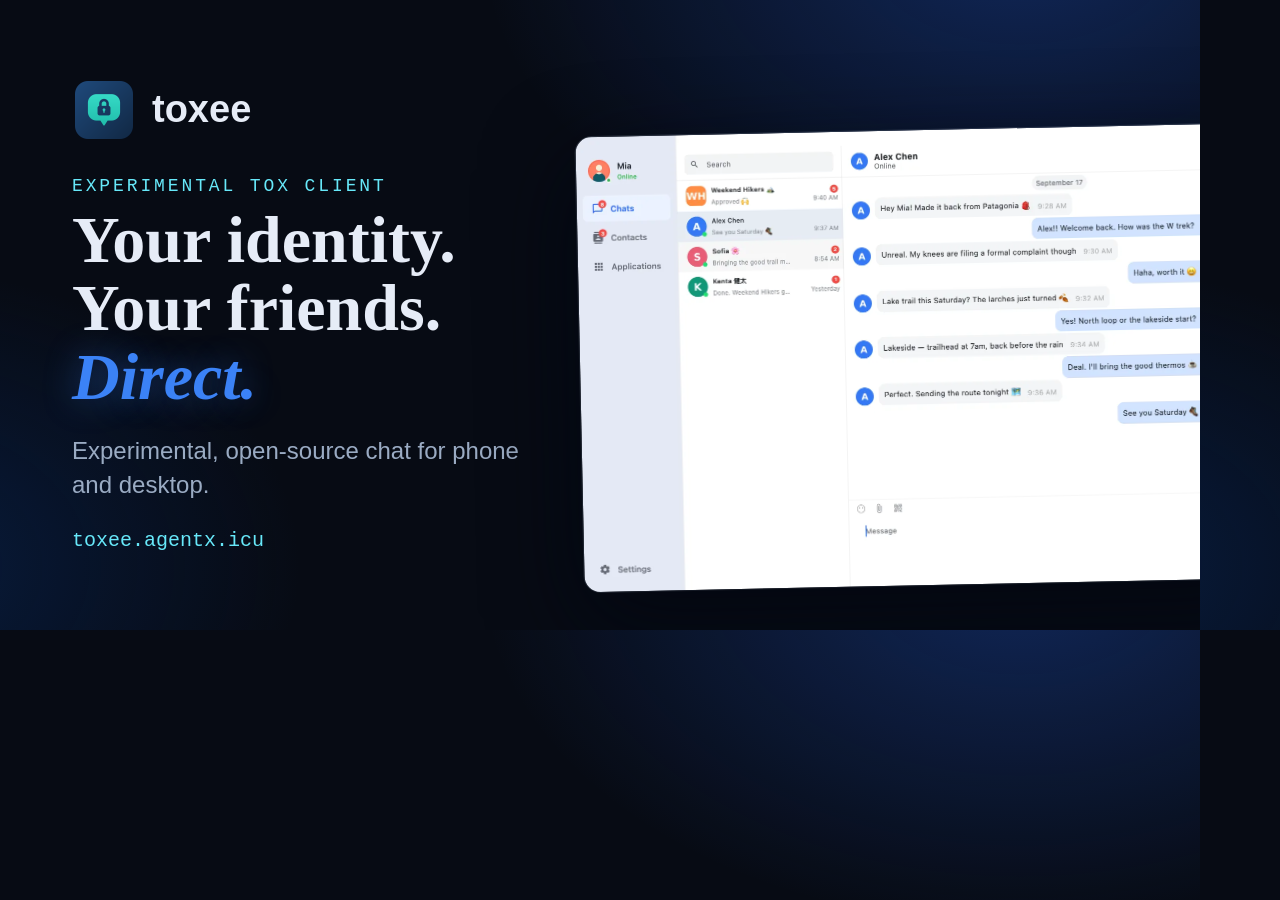
<file: tools/og.html>
<!doctype html>
<!-- Social preview template, rendered to assets/img/{en,zh}/og.jpg at 1200x630.
     Open as tools/og.html?lang=en or ?lang=zh; see README "Social preview". -->
<html lang="en">
<head>
<meta charset="utf-8">
<style>
  html, body { margin: 0; width: 1200px; height: 630px; overflow: hidden; }
  body {
    font-family: ui-sans-serif, -apple-system, "SF Pro Text", "PingFang SC", "Microsoft YaHei", sans-serif;
    color: #e6ecf7; position: relative;
    background:
      radial-gradient(900px 600px at 85% -10%, rgba(37, 99, 235, .32), transparent 60%),
      radial-gradient(700px 500px at -10% 90%, rgba(8, 47, 112, .45), transparent 60%),
      #070b14;
  }
  .copy { position: absolute; left: 72px; top: 0; bottom: 0; width: 470px; display: flex; flex-direction: column; justify-content: center; }
  .brand { display: flex; align-items: center; gap: 16px; font-size: 38px; font-weight: 700; }
  .brand img { width: 64px; height: 64px; border-radius: 14px; }
  .eyebrow { font-family: ui-monospace, "SF Mono", Menlo, monospace; font-size: 18px; letter-spacing: .16em; color: #67e8f9; text-transform: uppercase; margin: 34px 0 10px; }
  h1 { font-family: ui-serif, "New York", Georgia, "Songti SC", serif; font-weight: 600; font-size: 66px; line-height: 1.04; margin: 0; }
  h1 em { font-style: italic; color: #3b82f6; text-shadow: 0 0 34px rgba(59, 130, 246, .45); }
  p { font-size: 24px; color: #9aabc3; margin: 22px 0 0; line-height: 1.45; }
  .url { font-family: ui-monospace, "SF Mono", Menlo, monospace; font-size: 20px; color: #67e8f9; margin-top: 26px; }
  .shot { position: absolute; left: 580px; top: 130px; width: 700px; border-radius: 16px; overflow: hidden;
          box-shadow: 0 30px 90px rgba(2, 6, 16, .8), 0 0 0 1px rgba(148, 163, 184, .28); transform: rotate(-1.2deg); }
  .shot img { display: block; width: 100%; }
  [data-l] { display: none; }
  html[data-lang="en"] [data-l="en"], html[data-lang="zh"] [data-l="zh"] { display: revert; }
</style>
</head>
<body>
  <div class="copy">
    <div class="brand"><img src="../assets/img/app_icon.png" alt="">toxee</div>
    <div class="eyebrow" data-l="en">experimental Tox client</div>
    <div class="eyebrow" data-l="zh">实验性 Tox 客户端</div>
    <h1 data-l="en">Your identity.<br>Your friends.<br><em>Direct.</em></h1>
    <h1 data-l="zh">你的身份。<br>你的朋友。<br><em>点对点。</em></h1>
    <p data-l="en">Experimental, open-source chat for phone and desktop.</p>
    <p data-l="zh">手机与桌面上的实验性开源聊天应用。</p>
    <div class="url">toxee.agentx.icu</div>
  </div>
  <div class="shot"><img id="shot" alt=""></div>
  <script>
    var l = /[?&]lang=zh\b/.test(location.search) ? 'zh' : 'en';
    document.documentElement.setAttribute('data-lang', l);
    document.getElementById('shot').src = '../assets/img/' + l + '/desktop/c2c.webp';
  </script>
</body>
</html>
</file>
<file: assets/css/site.css>
/* toxee.agentx.icu — official site
   Self-contained: system font stacks only, no third-party requests except the
   GitHub releases API used to keep the download list current. */
:root{
  --ink:#070b14;
  --ink-2:#0b1220;
  --ink-3:#101a2e;
  --panel:rgba(16,26,46,.55);
  --line:rgba(148,163,184,.14);
  --line-strong:rgba(148,163,184,.28);
  --text:#e6ecf7;
  --text-dim:#9aabc3;
  --text-faint:#64748f;
  --blue:#3b82f6;
  --blue-deep:#2563eb;
  --cyan:#67e8f9;
  --green:#34d399;
  --amber:#fbbf24;
  --glow:rgba(59,130,246,.35);
  /* surfaces and text colours that the light theme below swaps out */
  --surface:rgba(16,26,46,.5);
  --surface-2:rgba(16,26,46,.4);
  --surface-deep:rgba(7,11,20,.6);
  --pkg-bg:rgba(7,11,20,.5);
  --guide-bg:rgba(11,18,32,.6);
  --faq-bg:rgba(16,26,46,.45);
  --card-1:rgba(16,26,46,.65);
  --card-2:rgba(11,18,32,.4);
  --os-1:rgba(16,26,46,.7);
  --os-2:rgba(11,18,32,.45);
  --stats-1:rgba(16,26,46,.5);
  --stats-2:rgba(16,26,46,.15);
  --bar-1:#141d31;
  --bar-2:#0e1626;
  --nav-bg:rgba(7,11,20,.76);
  --shadow-c:rgba(2,6,16,.7);
  --heading:#fff;
  --code-text:#dbe6f7;
  --amber-text:var(--amber);
  --serif:ui-serif,"New York","Iowan Old Style",Georgia,"Songti SC","Noto Serif CJK SC",serif;
  --sans:ui-sans-serif,-apple-system,"SF Pro Text","Segoe UI","PingFang SC","Hiragino Sans GB","Microsoft YaHei","Noto Sans CJK SC",sans-serif;
  --mono:ui-monospace,"SF Mono",SFMono-Regular,Menlo,Consolas,monospace;
  --r:16px;
  color-scheme:dark light;
}
*{box-sizing:border-box;margin:0;padding:0}
[hidden]{display:none !important}
html{scroll-behavior:smooth;scroll-padding-top:76px;overflow-x:clip}
body{
  background:var(--ink);color:var(--text);font-family:var(--sans);
  font-size:17px;line-height:1.7;-webkit-font-smoothing:antialiased;overflow-x:hidden;
}
::selection{background:var(--blue-deep);color:#fff}
a{color:var(--cyan)}
img{max-width:100%}
code,kbd{font-family:var(--mono);font-size:.9em}
:focus-visible{outline:2px solid var(--cyan);outline-offset:3px;border-radius:6px}
.skip{position:absolute;left:12px;top:-60px;z-index:100;background:var(--blue-deep);color:#fff;padding:8px 14px;border-radius:8px}
.skip:focus{top:12px}

/* bilingual: both languages live in the markup, the root attribute picks one */
html[data-lang="en"] .zh,html[data-lang="zh"] .en{display:none !important}

/* backdrop */
.mesh{
  position:fixed;inset:0;z-index:-2;pointer-events:none;
  background:
    radial-gradient(1200px 800px at 78% -10%,rgba(37,99,235,.17),transparent 60%),
    radial-gradient(900px 700px at -10% 40%,rgba(8,47,112,.26),transparent 55%),
    radial-gradient(700px 500px at 50% 110%,rgba(103,232,249,.05),transparent 60%),
    var(--ink);
}
.mesh::before{
  content:"";position:absolute;inset:0;
  background-image:
    radial-gradient(1.5px 1.5px at 12% 22%,rgba(103,232,249,.8),transparent 100%),
    radial-gradient(1.5px 1.5px at 28% 64%,rgba(59,130,246,.7),transparent 100%),
    radial-gradient(2px 2px at 41% 15%,rgba(148,163,184,.55),transparent 100%),
    radial-gradient(1.5px 1.5px at 57% 42%,rgba(103,232,249,.5),transparent 100%),
    radial-gradient(2px 2px at 66% 81%,rgba(59,130,246,.6),transparent 100%),
    radial-gradient(1.5px 1.5px at 78% 27%,rgba(148,163,184,.6),transparent 100%),
    radial-gradient(2px 2px at 89% 58%,rgba(103,232,249,.55),transparent 100%),
    radial-gradient(1.5px 1.5px at 94% 12%,rgba(59,130,246,.6),transparent 100%),
    radial-gradient(1.5px 1.5px at 8% 85%,rgba(59,130,246,.5),transparent 100%),
    radial-gradient(1.5px 1.5px at 47% 93%,rgba(148,163,184,.45),transparent 100%);
  animation:twinkle 9s ease-in-out infinite alternate;
}
@keyframes twinkle{from{opacity:.55}to{opacity:1}}

.wrap{max-width:1180px;margin:0 auto;padding:0 28px}

/* nav */
.nav{
  position:sticky;top:0;z-index:50;
  backdrop-filter:blur(14px);-webkit-backdrop-filter:blur(14px);
  background:var(--nav-bg);border-bottom:1px solid var(--line);
}
.nav-in{display:flex;align-items:center;gap:6px;height:64px}
.brand{display:flex;align-items:center;gap:11px;font-weight:700;text-decoration:none;color:var(--text)}
.brand img{width:30px;height:30px;border-radius:8px;display:block}
.brand span{font-size:19px;letter-spacing:.2px}
.nav-spacer{flex:1}
.nav-links{display:flex;gap:2px}
.nav-a{color:var(--text-dim);text-decoration:none;font-size:14.5px;padding:8px 11px;border-radius:8px}
.nav-a:hover{color:var(--text);background:rgba(148,163,184,.08)}
.lang-toggle{
  font-family:var(--mono);font-size:13px;color:var(--cyan);background:transparent;
  border:1px solid var(--line-strong);border-radius:999px;padding:6px 14px;cursor:pointer;margin:0 6px;
}
.lang-toggle:hover{border-color:var(--cyan)}
.gh{
  display:inline-flex;align-items:center;gap:8px;background:var(--text);color:var(--ink);
  font-weight:600;font-size:14.5px;border-radius:999px;padding:8px 16px;text-decoration:none;
}
.gh:hover{box-shadow:0 6px 22px rgba(230,236,247,.18)}
.menu-btn{
  display:none;place-items:center;width:40px;height:40px;padding:0;margin-left:6px;cursor:pointer;
  color:var(--text);background:var(--surface);border:1px solid var(--line-strong);border-radius:10px;
}

/* shared chrome */
.eyebrow{font-family:var(--mono);font-size:12.5px;letter-spacing:.16em;color:var(--cyan);text-transform:uppercase}
.eyebrow::before{content:"// ";color:var(--text-faint)}
h1,h2,h3{font-family:var(--serif);font-weight:600;letter-spacing:-.01em}
.frame{
  border-radius:14px;border:1px solid var(--line-strong);background:var(--ink-2);
  box-shadow:0 24px 80px var(--shadow-c);overflow:hidden;
}
.frame .bar{
  display:flex;align-items:center;gap:6px;height:32px;padding:0 13px;
  background:linear-gradient(180deg,var(--bar-1),var(--bar-2));border-bottom:1px solid var(--line);
}
.frame .bar i{width:10px;height:10px;border-radius:50%;display:block}
.frame .bar i:nth-child(1){background:#ff5f57}
.frame .bar i:nth-child(2){background:#febc2e}
.frame .bar i:nth-child(3){background:#28c840}
.frame .bar b{margin-left:10px;font-family:var(--mono);font-weight:400;font-size:12px;color:var(--text-faint)}
.frame img{display:block;width:100%;height:auto}

.btn{
  display:inline-flex;align-items:center;gap:10px;border-radius:12px;padding:13px 24px;
  font-size:16px;font-weight:600;text-decoration:none;transition:.18s;cursor:pointer;border:0;font-family:inherit;
}
.btn svg{width:18px;height:18px;flex:none}
.btn-blue{
  background:linear-gradient(180deg,var(--blue),var(--blue-deep));color:#fff;
  box-shadow:0 10px 30px rgba(37,99,235,.35),inset 0 1px 0 rgba(255,255,255,.18);
}
.btn-blue:hover{transform:translateY(-2px);box-shadow:0 16px 40px rgba(37,99,235,.5)}
.btn-ghost{border:1px solid var(--line-strong);color:var(--text);background:transparent}
.btn-ghost:hover{border-color:var(--blue);background:rgba(37,99,235,.12)}

/* hero */
.hero{padding:80px 0 0}
.hero-grid{display:grid;grid-template-columns:minmax(0,45fr) minmax(0,55fr);gap:52px;align-items:center}
.hero h1{font-size:clamp(42px,5.4vw,70px);line-height:1.06;margin:18px 0 22px}
.hero h1 em{font-style:italic;color:var(--blue);text-shadow:0 0 34px var(--glow)}
.hero .lead{font-size:19px;color:var(--text-dim);max-width:34em}
.cta-row{display:flex;flex-wrap:wrap;gap:14px;margin-top:32px;align-items:center}
.btn-dl{flex-direction:column;align-items:flex-start;gap:0;padding:12px 26px 12px 22px}
.btn-dl .row{display:flex;align-items:center;gap:10px}
.btn-dl small{font-weight:400;font-size:12.5px;opacity:.8;font-family:var(--mono);margin-left:28px}
.hero-alt{margin-top:14px;font-size:14px;color:var(--text-faint)}
.hero-alt a{color:var(--text-dim)}
.badge{
  display:inline-flex;gap:8px;align-items:center;font-family:var(--mono);font-size:12px;color:var(--text-dim);
  border:1px solid var(--line-strong);border-radius:999px;padding:4px 12px;margin-top:26px;text-decoration:none;
}
.badge b{color:var(--green);font-weight:400}
.hero-shot{position:relative}
.hero-shot .frame{transform:rotate(-1.2deg);transition:transform .5s cubic-bezier(.2,.8,.2,1)}
.hero-shot:hover .frame{transform:none}
.hero-shot::before{
  content:"";position:absolute;inset:-8% -6% -14% -6%;z-index:-1;border-radius:32px;
  background:radial-gradient(60% 60% at 60% 40%,rgba(37,99,235,.28),transparent 70%);filter:blur(8px);
}

.rise{opacity:0;transform:translateY(18px);animation:rise .8s cubic-bezier(.2,.8,.2,1) forwards}
.d1{animation-delay:.05s}.d2{animation-delay:.15s}.d3{animation-delay:.25s}.d4{animation-delay:.38s}.d5{animation-delay:.52s}
@keyframes rise{to{opacity:1;transform:none}}

.stats{margin-top:76px;border-top:1px solid var(--line);border-bottom:1px solid var(--line);background:linear-gradient(180deg,var(--stats-1),var(--stats-2))}
.stats-in{display:grid;grid-template-columns:repeat(5,1fr)}
.stat{padding:28px 22px;border-left:1px solid var(--line)}
.stat:first-child{border-left:none}
.stat .n{font-family:var(--serif);font-size:32px;line-height:1.15;color:var(--heading)}
.stat .n sup{font-size:15px;color:var(--blue)}
.stat .l{font-family:var(--mono);font-size:12px;color:var(--text-dim);margin-top:6px;letter-spacing:.04em;line-height:1.5}

/* sections */
section{padding:104px 0 0}
.sec-head{max-width:780px}
.sec-head h2{font-size:clamp(30px,3.6vw,44px);line-height:1.15;margin:14px 0 14px}
.sec-head p{color:var(--text-dim);font-size:18px}
.sec-head.center{margin:0 auto;text-align:center}

/* cards */
.grid3{display:grid;grid-template-columns:repeat(3,1fr);gap:22px;margin-top:46px}
.grid4{display:grid;grid-template-columns:repeat(4,1fr);gap:18px;margin-top:40px}
.card{
  position:relative;border:1px solid var(--line);border-radius:18px;
  background:linear-gradient(180deg,var(--card-1),var(--card-2));padding:28px 26px;transition:.25s;
}
.card:hover{border-color:rgba(59,130,246,.45);transform:translateY(-3px)}
.card .ic{
  width:44px;height:44px;border-radius:12px;display:flex;align-items:center;justify-content:center;
  background:rgba(37,99,235,.16);border:1px solid rgba(59,130,246,.35);margin-bottom:18px;
}
.card .ic svg{width:22px;height:22px;stroke:var(--cyan);fill:none;stroke-width:1.7;stroke-linecap:round;stroke-linejoin:round}
.card h3{font-family:var(--sans);font-size:18.5px;margin-bottom:8px;font-weight:650}
.card p{color:var(--text-dim);font-size:15.5px}
.card .tag{position:absolute;top:24px;right:22px;font-family:var(--mono);font-size:12px;color:var(--text-faint);letter-spacing:.1em}
.card.mini{padding:22px 22px}
.card.mini h3{font-size:16.5px}
.card.mini p{font-size:14.5px}

/* feature rows */
.feat{display:grid;grid-template-columns:minmax(0,40fr) minmax(0,60fr);gap:56px;align-items:center;margin-top:96px}
.feat.flip{grid-template-columns:minmax(0,60fr) minmax(0,40fr)}
.feat.flip .feat-copy{order:2}
.feat-copy h3{font-size:31px;line-height:1.18;margin:12px 0 14px}
.feat-copy > p{color:var(--text-dim);font-size:16.5px}
.ticks{list-style:none;margin-top:20px;display:grid;gap:11px}
.ticks li{padding-left:26px;position:relative;color:var(--text-dim);font-size:15.5px;line-height:1.6}
.ticks li::before{content:"▸";position:absolute;left:2px;color:var(--blue)}
.ticks li b{color:var(--text);font-weight:600}
.duo{display:grid;grid-template-columns:repeat(2,minmax(0,1fr));gap:18px;align-items:start}
.duo > :nth-child(2){margin-top:28px}
.phone-duo{display:grid;grid-template-columns:repeat(2,minmax(0,1fr));gap:22px;width:100%;max-width:520px;margin-left:auto;margin-right:auto}
.phone-duo > :nth-child(2){margin-top:36px}

/* illustrative mock panels (calls, pairing, network) */
.mock{
  border:1px solid var(--line-strong);border-radius:22px;padding:30px;
  background:radial-gradient(120% 90% at 50% 0%,rgba(37,99,235,.20),transparent 60%),var(--ink-2);
  box-shadow:0 24px 80px rgba(2,6,16,.6);
}
.call{max-width:400px;margin:0 auto;text-align:center}
.call .avatar{
  width:96px;height:96px;border-radius:50%;margin:8px auto 14px;display:flex;align-items:center;justify-content:center;
  background:linear-gradient(135deg,#3b82f6,#1d4ed8);font-size:40px;font-weight:700;color:#fff;
  box-shadow:0 0 0 10px rgba(59,130,246,.12),0 0 0 22px rgba(59,130,246,.06);
}
.call .who{font-size:22px;font-weight:650}
.call .meta{font-family:var(--mono);font-size:12.5px;color:var(--text-dim);margin-top:4px}
.call .q{display:inline-flex;gap:6px;align-items:center;margin-top:12px;font-size:12.5px;color:var(--green);font-family:var(--mono)}
.call .q i{width:4px;background:var(--green);border-radius:2px;display:block}
.call .ctrls{display:flex;justify-content:center;gap:16px;margin-top:28px}
.call .ctrls span{
  width:54px;height:54px;border-radius:50%;display:flex;align-items:center;justify-content:center;
  background:rgba(148,163,184,.14);border:1px solid var(--line-strong);
}
.call .ctrls span.end{background:#ef4444;border-color:#ef4444}
.call .ctrls svg{width:22px;height:22px;stroke:#fff;fill:none;stroke-width:1.8;stroke-linecap:round;stroke-linejoin:round}
.call .route{margin-top:22px;display:flex;justify-content:center;gap:8px;flex-wrap:wrap}
.chip{font-family:var(--mono);font-size:12px;color:var(--text-dim);border:1px solid var(--line-strong);border-radius:999px;padding:3px 11px}
.chip.on{color:var(--cyan);border-color:rgba(103,232,249,.5);background:rgba(103,232,249,.07)}

.pair{display:grid;grid-template-columns:1fr auto 1fr;gap:18px;align-items:center}
.dev{border:1px solid var(--line-strong);border-radius:18px;padding:20px;background:var(--surface-deep);text-align:center}
.dev .lbl{font-family:var(--mono);font-size:12px;color:var(--text-faint);letter-spacing:.08em}
.dev .qr{width:118px;height:118px;margin:14px auto;border-radius:10px;background:#fff;padding:9px}
.dev .qr svg{width:100%;height:100%;display:block}
.dev .sas{font-family:var(--mono);font-size:26px;letter-spacing:.18em;color:var(--heading);margin:22px 0 6px}
.dev .ok{font-size:13px;color:var(--green)}
.pair .link{display:flex;flex-direction:column;align-items:center;gap:6px;font-family:var(--mono);font-size:12px;color:var(--text-faint)}
.pair .link svg{width:64px;height:24px}

.net svg{width:100%;height:auto;display:block}
.net text{font-family:var(--mono);font-size:12px;fill:var(--text-dim)}

.apps{display:grid;gap:14px}
.app{display:flex;flex-wrap:wrap;gap:8px 16px;align-items:flex-start;border:1px solid var(--line-strong);border-radius:16px;padding:18px 20px;background:var(--surface-deep)}
.app .ai{width:46px;height:46px;border-radius:12px;flex:none;display:flex;align-items:center;justify-content:center;font-family:var(--mono);font-weight:700;font-size:15px;color:#fff}
.app > div:not(.ai){flex:1;min-width:0}
.app h4{font-size:16px;font-weight:650;overflow-wrap:anywhere}
.app p{font-size:14px;color:var(--text-dim);line-height:1.55}
.app .st{margin-left:auto;font-family:var(--mono);font-size:12px;color:var(--green);white-space:nowrap}

.langs{display:flex;flex-wrap:wrap;gap:10px;margin-top:22px}
.langs span{border:1px solid var(--line-strong);border-radius:10px;padding:8px 14px;font-size:15px;background:var(--surface)}

/* gallery tabs */
.tabs{display:flex;flex-wrap:wrap;gap:8px;margin-top:38px}
.tab{
  font-family:var(--mono);font-size:13.5px;color:var(--text-dim);background:var(--surface);
  border:1px solid var(--line-strong);border-radius:999px;padding:8px 18px;cursor:pointer;
}
.tab[aria-selected="true"]{color:#fff;background:var(--blue-deep);border-color:var(--blue)}
.gallery{margin-top:28px;display:grid;gap:18px}
.gallery.desktop{grid-template-columns:repeat(2,1fr)}
.gallery.ipad{grid-template-columns:repeat(3,1fr)}
.gallery.phone{grid-template-columns:repeat(5,1fr)}
.gallery figure{margin:0}
.gallery figcaption{font-family:var(--mono);font-size:12px;color:var(--text-faint);text-align:center;margin-top:10px}
.gallery .frame{border-radius:12px}
.gallery img,.duo img,.phone-duo img{cursor:zoom-in}

/* screenshot viewer (built by site.js) */
.lightbox{border:0;padding:0;margin:0;width:100vw;height:100dvh;max-width:none;max-height:none;background:transparent;color:#fff}
.lightbox::backdrop{background:rgba(2,5,12,.9)}
.lightbox figure{margin:0;width:100%;height:100%;display:flex;flex-direction:column;align-items:center;justify-content:center;gap:12px;padding:56px 16px 24px;box-sizing:border-box}
.lightbox img{max-width:100%;max-height:calc(100dvh - 120px);object-fit:contain;border-radius:12px;box-shadow:0 20px 60px rgba(0,0,0,.6)}
.lightbox figcaption{font-size:15px;color:rgba(255,255,255,.8);text-align:center}
.lb-btn{
  position:absolute;width:44px;height:44px;display:grid;place-items:center;cursor:pointer;
  font:400 26px/1 var(--sans);color:#fff;background:rgba(255,255,255,.1);
  border:1px solid rgba(255,255,255,.22);border-radius:999px;
}
.lb-btn:hover{background:rgba(255,255,255,.2)}
.lb-close{top:10px;right:12px}
.lb-prev,.lb-next{top:50%;transform:translateY(-50%)}
.lb-prev{left:12px}
.lb-next{right:12px}
.lightbox.single .lb-prev,.lightbox.single .lb-next{display:none}
@media (max-width:600px){.lb-prev,.lb-next{top:auto;bottom:16px;transform:none}.lightbox figure{padding-bottom:72px}.lightbox img{max-height:calc(100dvh - 170px)}}
.gallery.phone .frame{border-radius:20px}

/* downloads */
.dl-meta{display:flex;flex-wrap:wrap;gap:12px 22px;margin-top:22px;font-family:var(--mono);font-size:13px;color:var(--text-dim)}
.dl-meta a{color:var(--cyan)}
.dl-grid{display:grid;grid-template-columns:repeat(3,1fr);gap:20px;margin-top:36px}
.os{min-width:0;border:1px solid var(--line);border-radius:20px;background:linear-gradient(180deg,var(--os-1),var(--os-2));padding:24px;display:flex;flex-direction:column}
.os.hl{border-color:rgba(59,130,246,.6);box-shadow:0 0 0 1px rgba(59,130,246,.35),0 18px 50px rgba(37,99,235,.18)}
.os-h{display:flex;align-items:center;gap:12px}
.os-h svg{width:30px;height:30px;fill:var(--text)}
.os-h h3{font-family:var(--sans);font-size:20px;font-weight:650}
.os-h .yours{margin-left:auto;font-family:var(--mono);font-size:12px;color:var(--cyan);border:1px solid rgba(103,232,249,.4);border-radius:999px;padding:2px 9px;display:none}
.os.hl .yours{display:inline-block}
.os .req{font-size:13px;color:var(--text-faint);margin:6px 0 16px}
.pkgs{display:grid;grid-template-columns:minmax(0,1fr);gap:10px}
.pkg{
  display:flex;align-items:center;gap:12px;padding:12px 14px;border-radius:12px;text-decoration:none;color:var(--text);
  border:1px solid var(--line-strong);background:var(--pkg-bg);transition:.15s;
}
.pkg:hover{border-color:var(--blue);background:rgba(37,99,235,.12)}
.pkg .pi{flex:1;min-width:0}
.pkg .pn{font-weight:600;font-size:15px;display:block}
.pkg .pf{font-family:var(--mono);font-size:12px;color:var(--text-faint);display:block;overflow:hidden;text-overflow:ellipsis;white-space:nowrap}
.pkg .ps{font-family:var(--mono);font-size:12px;color:var(--text-dim);white-space:nowrap}
.pkg svg{width:18px;height:18px;stroke:var(--cyan);fill:none;stroke-width:2;stroke-linecap:round;stroke-linejoin:round;flex:none}
.os .note{font-size:13.5px;color:var(--text-dim);margin-top:4px}
.os .note a{color:var(--cyan)}
.verify{margin-top:28px;border:1px solid var(--line);border-radius:16px;background:var(--surface-2)}
.verify summary{cursor:pointer;padding:16px 20px;font-weight:600;font-size:15.5px;list-style:none;display:flex;align-items:center;gap:10px}
.verify summary::-webkit-details-marker{display:none}
.verify summary::before{content:"+";font-family:var(--mono);color:var(--cyan);width:14px}
.verify[open] summary::before{content:"−"}
.verify .vb{padding:0 20px 20px}
.verify p{color:var(--text-dim);font-size:14.5px;margin-bottom:12px}
.sums{font-family:var(--mono);font-size:12px;line-height:1.9;color:#c7d4ea;background:#04070f;border:1px solid var(--line);border-radius:10px;padding:14px 16px;overflow-x:auto;white-space:pre}

/* install guide */
.guide{margin-top:30px;border:1px solid var(--line-strong);border-radius:18px;background:var(--guide-bg);overflow:hidden}
.guide .tabs{margin:0;padding:16px 18px;border-bottom:1px solid var(--line);background:var(--surface)}
.panel{padding:26px 28px}
.steps{counter-reset:s;list-style:none;display:grid;gap:16px}
.steps > li{counter-increment:s;position:relative;padding-left:44px;color:var(--text-dim);font-size:15.5px}
.steps > li::before{
  content:counter(s);position:absolute;left:0;top:0;width:28px;height:28px;border-radius:50%;
  display:flex;align-items:center;justify-content:center;font-family:var(--mono);font-size:13px;
  color:var(--cyan);border:1px solid rgba(103,232,249,.4);background:rgba(103,232,249,.06);
}
.steps b{color:var(--text)}
.steps code{background:rgba(148,163,184,.12);padding:1px 6px;border-radius:5px;color:var(--code-text)}
.term{
  margin-top:10px;font-family:var(--mono);font-size:13.5px;line-height:1.85;color:#c7d4ea;background:#04070f;
  border:1px solid var(--line);border-radius:10px;padding:14px 16px;overflow-x:auto;white-space:pre;position:relative;
}
.term b{color:var(--cyan);font-weight:400}
.term i{color:var(--text-faint);font-style:normal}
.copy{
  position:absolute;top:8px;right:8px;font-family:var(--mono);font-size:12px;color:var(--text-dim);
  background:rgba(148,163,184,.1);border:1px solid var(--line-strong);border-radius:6px;padding:6px 12px;cursor:pointer;
}
.copy:hover{color:#fff;border-color:var(--cyan)}
.callout{margin-top:18px;border-left:3px solid var(--amber);background:rgba(251,191,36,.06);padding:12px 16px;border-radius:0 10px 10px 0;font-size:14.5px;color:var(--text-dim)}
.callout b{color:var(--amber-text)}

/* build */
.build{margin-top:40px;border:1px solid var(--line-strong);border-radius:16px;overflow:hidden;background:#04070f;box-shadow:0 24px 70px rgba(2,6,16,.6)}
.build .bhead{display:flex;align-items:center;gap:10px;padding:12px 18px;border-bottom:1px solid var(--line);font-family:var(--mono);font-size:12px;color:var(--text-faint)}
.build pre{padding:22px 26px;font-family:var(--mono);font-size:14px;line-height:1.9;color:#c7d4ea;overflow-x:auto}
.build pre b{color:var(--cyan);font-weight:400}
.build pre i{color:var(--text-faint);font-style:normal}
.arch{display:grid;grid-template-columns:repeat(4,1fr);gap:0;margin-top:40px;border:1px solid var(--line);border-radius:16px;overflow:hidden}
.arch div{padding:20px 20px;border-left:1px solid var(--line);background:var(--surface-2)}
.arch div:first-child{border-left:none}
.arch b{display:block;font-family:var(--mono);font-size:13px;color:var(--cyan);font-weight:400;margin-bottom:6px}
.arch span{font-size:14px;color:var(--text-dim);line-height:1.55;display:block}

/* faq */
.faq{margin-top:36px;display:grid;gap:12px;max-width:900px}
.faq details{border:1px solid var(--line);border-radius:14px;background:var(--faq-bg)}
.faq summary{cursor:pointer;padding:18px 22px;font-weight:600;font-size:16.5px;list-style:none;display:flex;gap:12px}
.faq summary::-webkit-details-marker{display:none}
.faq summary::after{content:"+";margin-left:auto;font-family:var(--mono);color:var(--cyan)}
.faq details[open] summary::after{content:"−"}
.faq .a{padding:0 22px 20px;color:var(--text-dim);font-size:15.5px}
.faq .a p + p{margin-top:10px}

/* footer */
footer{margin-top:120px;border-top:1px solid var(--line);padding:44px 0 56px;color:var(--text-faint);font-size:14px}
.foot{display:grid;grid-template-columns:2fr 1fr 1fr 1fr;gap:30px}
.foot h4{font-size:13px;font-family:var(--mono);color:var(--text-dim);font-weight:400;letter-spacing:.1em;text-transform:uppercase;margin-bottom:12px}
.foot ul{list-style:none;display:grid;gap:8px}
.foot a{color:var(--text-dim);text-decoration:none}
.foot a:hover{color:var(--cyan)}
.foot .blurb{margin-top:12px;max-width:30em;line-height:1.6}
.foot-bottom{margin-top:36px;padding-top:20px;border-top:1px solid var(--line);display:flex;flex-wrap:wrap;gap:12px;font-size:13px}
.foot-bottom .sp{flex:1}

.toast{
  position:fixed;left:50%;bottom:28px;transform:translateX(-50%) translateY(20px);opacity:0;pointer-events:none;
  background:var(--ink-3);border:1px solid var(--line-strong);color:var(--text);padding:9px 18px;border-radius:999px;
  font-size:14px;transition:.25s;z-index:100;
}
.toast.show{opacity:1;transform:translateX(-50%)}

/* light theme: follows the system setting */
@media (prefers-color-scheme:light){
  :root{
    --ink:#f4f6fb;--ink-2:#fff;--ink-3:#fff;
    --line:rgba(15,23,42,.1);--line-strong:rgba(15,23,42,.18);
    --text:#0f172a;--text-dim:#475569;--text-faint:#5b6b82;
    --cyan:#0e7490;--green:#047857;--amber-text:#b45309;--glow:rgba(59,130,246,.2);
    --surface:#fff;--surface-2:#fff;--surface-deep:#f8fafc;--pkg-bg:#f8fafc;--guide-bg:#fff;--faq-bg:#fff;
    --card-1:#fff;--card-2:#f8fafc;--os-1:#fff;--os-2:#f8fafc;
    --stats-1:rgba(255,255,255,.85);--stats-2:rgba(255,255,255,.4);
    --bar-1:#f1f5f9;--bar-2:#e7ecf3;
    --nav-bg:rgba(244,246,251,.84);--shadow-c:rgba(15,23,42,.14);
    --heading:#0f172a;--code-text:#0f172a;
  }
  .mesh{
    background:
      radial-gradient(1200px 800px at 78% -10%,rgba(37,99,235,.12),transparent 60%),
      radial-gradient(900px 700px at -10% 40%,rgba(14,116,144,.08),transparent 55%),
      var(--ink);
  }
  .mesh::before{display:none}
  .card:hover{border-color:rgba(37,99,235,.45)}
  .gh:hover{box-shadow:0 6px 22px rgba(15,23,42,.18)}
  .tab[aria-selected="true"]{color:#fff}
  /* The app-UI illustrations and the terminals stay dark, like the app's own dark theme. */
  .mock,.term,.build,.sums{
    --ink:#070b14;--ink-2:#0b1220;
    --line:rgba(148,163,184,.14);--line-strong:rgba(148,163,184,.28);
    --text:#e6ecf7;--text-dim:#9aabc3;--text-faint:#64748f;
    --cyan:#67e8f9;--green:#34d399;--amber-text:var(--amber);
    --surface-deep:rgba(7,11,20,.6);--heading:#fff;
    color:var(--text);
  }
}

@media (prefers-reduced-motion:reduce){
  .mesh::before{animation:none}
  *{animation-duration:.001s !important;transition-duration:.001s !important}
  .rise{opacity:1;transform:none}
}

@media (max-width:1060px){
  .nav-links{display:none}
  .menu-btn:not([hidden]){display:inline-grid}
  .lang-toggle{min-height:40px}
  /* Opened by the menu button: the section links drop down under the bar. */
  .nav.open .nav-links{
    display:flex;flex-direction:column;gap:2px;
    position:absolute;left:0;right:0;top:100%;padding:8px 16px 16px;
    background:var(--ink-2);border-bottom:1px solid var(--line);box-shadow:0 24px 60px var(--shadow-c);
  }
  .nav.open .nav-a{font-size:16px;padding:12px}
  .hero-grid{grid-template-columns:minmax(0,1fr);gap:44px}
  .stats-in{grid-template-columns:repeat(3,1fr)}
  .stat:nth-child(4){border-left:none}
  .stat:nth-child(n+4){border-top:1px solid var(--line)}
  .grid3,.dl-grid{grid-template-columns:repeat(2,minmax(0,1fr))}
  .grid4{grid-template-columns:repeat(2,minmax(0,1fr))}
  .feat,.feat.flip{grid-template-columns:minmax(0,1fr);gap:34px;margin-top:80px}
  .feat.flip .feat-copy{order:0}
  .gallery.phone{grid-template-columns:repeat(3,1fr)}
  .arch{grid-template-columns:1fr 1fr}
  .arch div:nth-child(3){border-left:none}
  .arch div:nth-child(n+3){border-top:1px solid var(--line)}
  .foot{grid-template-columns:1fr 1fr}
}
@media (max-width:680px){
  body{font-size:16px}
  .wrap{padding:0 16px}
  .gh span{display:none}
  .gh{padding:0;width:40px;height:40px;justify-content:center}
  .hero{padding-top:48px}
  .stats-in{grid-template-columns:1fr 1fr}
  .stat{border-left:none;border-top:1px solid var(--line)}
  .stat:nth-child(even){border-left:1px solid var(--line)}
  .stat:first-child,.stat:nth-child(2){border-top:none}
  .grid3,.grid4,.dl-grid,.gallery.desktop,.gallery.ipad{grid-template-columns:minmax(0,1fr)}
  .gallery.phone{grid-template-columns:1fr 1fr}
  .duo{grid-template-columns:minmax(0,1fr)}
  .duo > :nth-child(2){margin-top:0}
  .pair{grid-template-columns:1fr}
  .pair .link{transform:rotate(90deg)}
  .panel{padding:20px 16px}
  .mock{padding:20px}
  .app .st{flex-basis:100%;margin-left:62px}
  .arch{grid-template-columns:1fr}
  .arch div{border-left:none !important;border-top:1px solid var(--line)}
  .arch div:first-child{border-top:none}
  .foot{grid-template-columns:1fr}
  section{padding-top:80px}
}

/* Captured app hero and expectations before package selection. */
.hero-expectations{font-size:14px;line-height:1.65;color:var(--text-dim);margin-top:18px;max-width:42em}
.hero-shot{padding:0 34px 60px 0}
.hero-shot .hero-phone{position:absolute;width:25%;right:0;bottom:28px;border-radius:18px;transform:rotate(3deg)}
.hero-shot figcaption{position:absolute;bottom:0;left:0;right:0;font-size:12px;line-height:1.5;color:var(--text-dim)}
.download-expectations{margin:24px 0 30px;padding:22px;border:1px solid var(--line-strong);border-radius:var(--r);background:var(--surface)}
.download-expectations h3{font-size:25px;margin-bottom:8px}
.download-expectations p{font-size:15px;color:var(--text-dim)}
.download-expectations p:last-child{margin-top:16px}
.platform-scroll{overflow-x:auto;margin-top:18px}
.platform-scope{width:100%;border-collapse:collapse;font-size:14px;line-height:1.6;text-align:left}
.platform-scope caption{text-align:left;color:var(--text);font-weight:600;margin-bottom:10px}
.platform-scope th,.platform-scope td{padding:12px 10px;vertical-align:top;border-bottom:1px solid var(--line)}
.platform-scope th{color:var(--text);font-weight:600}
.platform-scope td{color:var(--text-dim)}
.platform-scope tbody th{min-width:118px}
.platform-scope td:nth-child(2){min-width:148px}
@media(max-width:600px){
  .hero-shot{padding:0 22px 64px 0}
  .hero-shot .hero-phone{width:25%;bottom:34px}
  .hero-shot figcaption{font-size:11px}
  .download-expectations{padding:16px}
  .platform-scope{min-width:580px}
}
@media(max-width:600px){
  /* Keep each platform's reception limits visible without horizontal scrolling. */
  .platform-scope{min-width:0}
  .platform-scope thead{position:absolute;width:1px;height:1px;overflow:hidden;clip-path:inset(50%)}
  .platform-scope tr{display:grid;grid-template-columns:1fr;padding:10px 0;border-bottom:1px solid var(--line)}
  .platform-scope th,.platform-scope td{display:block;padding:3px 0;border:0;min-width:0}
  .platform-scope tbody th,.platform-scope td:nth-child(2){min-width:0}
}
</file>
